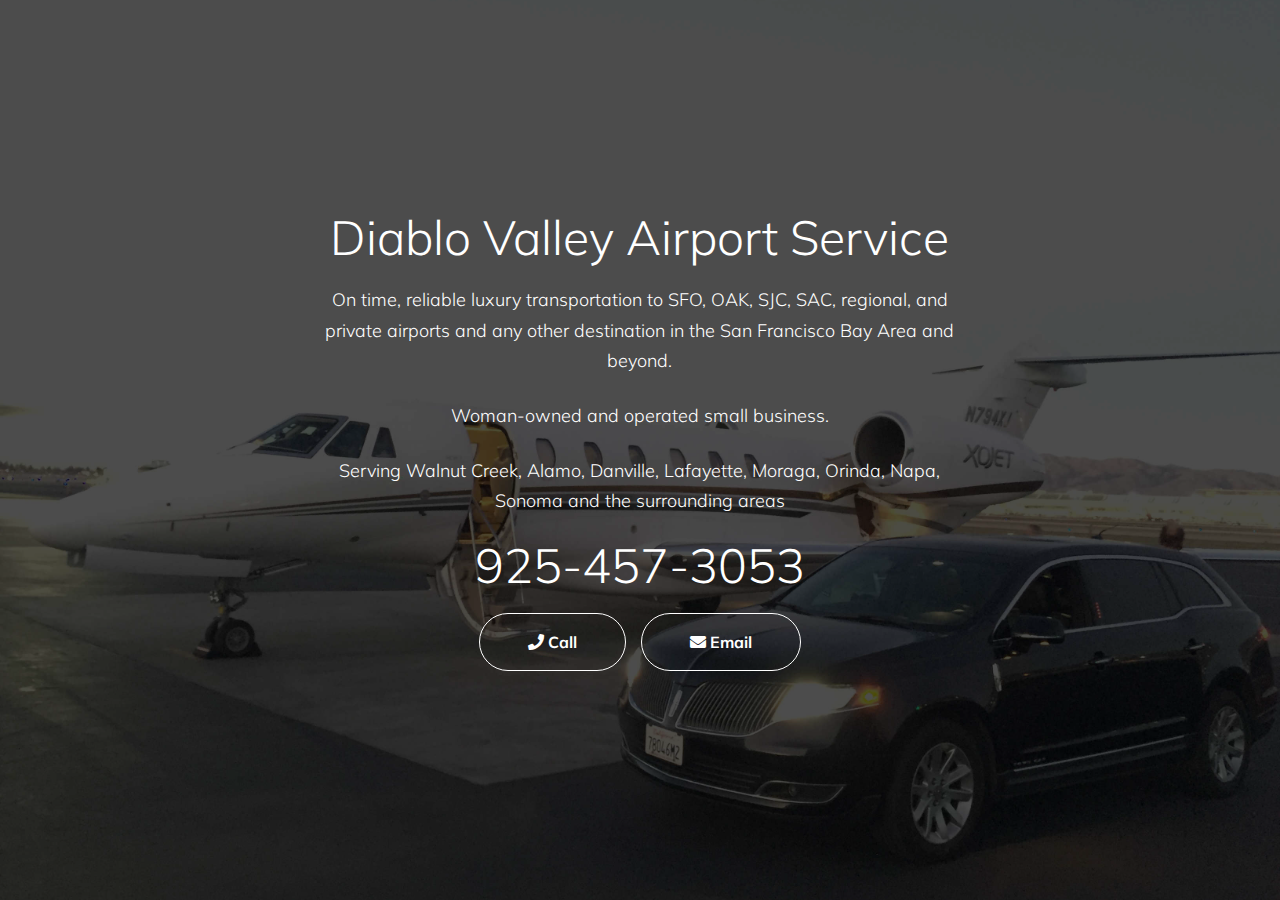
<file: index.html>
<!doctype html>
<html lang="en">

  <head>
    <title>Diablo Valley Airport Service</title>
    <meta charset="utf-8">
    <meta name="viewport" content="width=device-width, initial-scale=1, shrink-to-fit=no">

    <link href="https://fonts.googleapis.com/css?family=Muli:400,700" rel="stylesheet">

    <link rel="stylesheet" href="fonts/icomoon/style.css">

    <link rel="stylesheet" href="css/all.css">
    <link rel="stylesheet" href="css/bootstrap.min.css">
    <link rel="stylesheet" href="css/bootstrap-datepicker.css">
    <link rel="stylesheet" href="css/jquery.fancybox.min.css">
    <link rel="stylesheet" href="css/owl.carousel.min.css">
    <link rel="stylesheet" href="css/owl.theme.default.min.css">
    <link rel="stylesheet" href="fonts/flaticon/font/flaticon.css">
    <link rel="stylesheet" href="css/aos.css">

    <!-- MAIN CSS -->
    <link rel="stylesheet" href="css/style.css">

  </head>

  <body data-spy="scroll" data-target=".site-navbar-target" data-offset="300">

    <div class="ftco-blocks-cover-1">
      <div class="site-section-cover overlay" style="background-image: url('images/hero_1.jpg')">
        <div class="container">
          <div class="row align-items-center justify-content-center">
            <div class="col-md-7 text-center">
              <h1 class="mb-4 text-white">Diablo Valley Airport Service</h1>
              <p class="mb-4">On time, reliable luxury transportation to SFO, OAK, SJC, SAC, regional, and private airports and any other destination in the San Francisco Bay Area and beyond.</p>
              <p class="mb-4">Woman-owned and operated small business.</p>
              <p class="mb-4">Serving Walnut Creek, Alamo, Danville, Lafayette, Moraga, Orinda, Napa, Sonoma and the surrounding areas</p>
              <h1 class="mb-4 text-white">925-457-3053</h1>
              <p><a href="tel:+19254573053" class="btn btn-primary btn-outline-white py-3 px-5" style="margin-right: 10px;"><i class="fa fa-phone"></i> Call</a> <a href="mailto:info@dvairportservice.com" class="btn btn-primary btn-outline-white py-3 px-5"><i class="fa fa-envelope"></i> Email</a></p>
	      <!--<p><a href="quote.html" class="btn btn-primary btn-outline-white py-3 px-5" style="margin-right: 10px;"><i class="fa fa-car"></i> Request Quote</a></p>-->
            </div>
          </div>
        </div>
      </div>
    </div>

  </body>

</html>
</file>
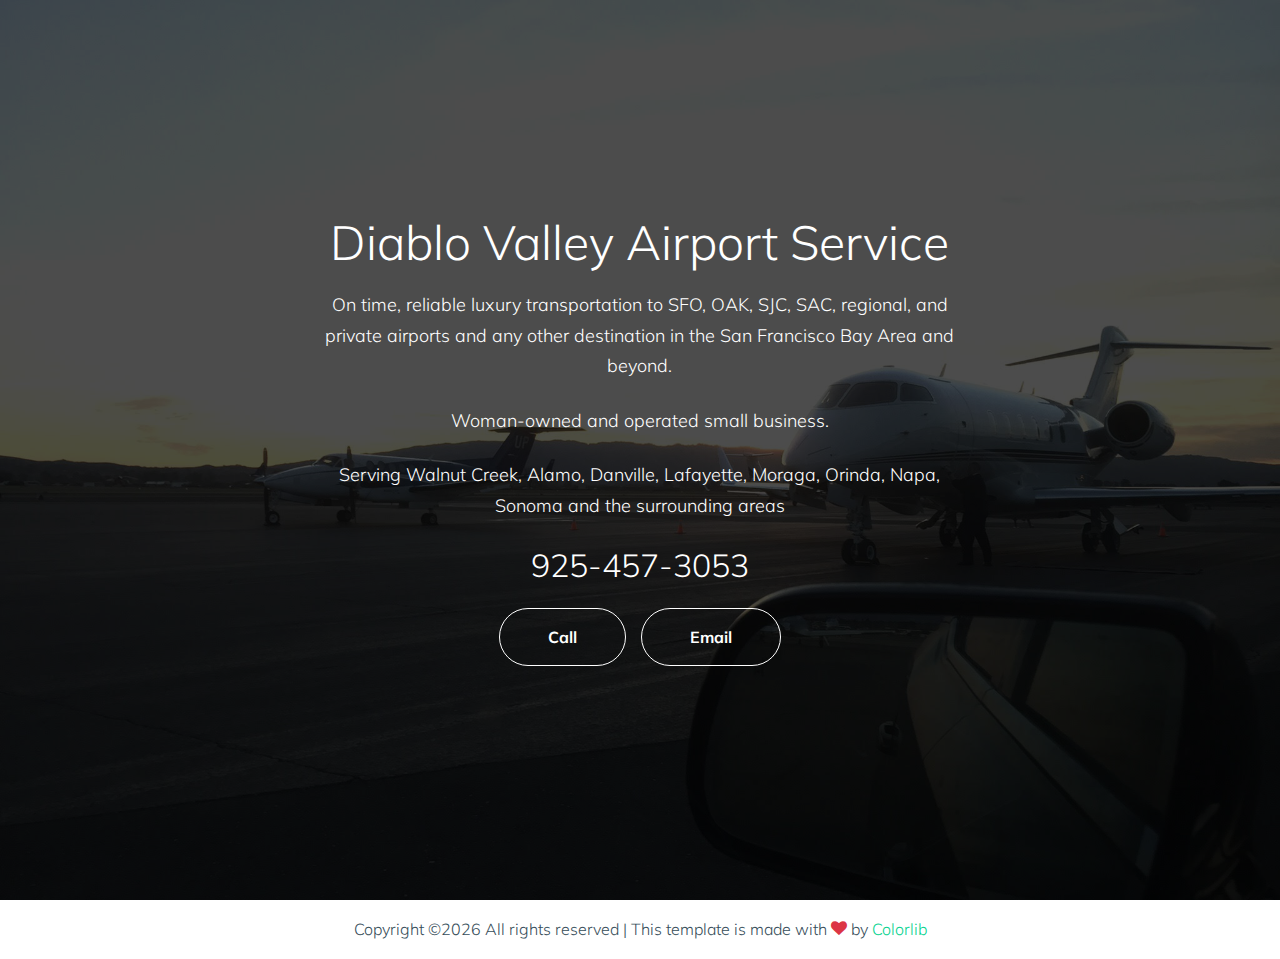
<file: mighty/index.html>
<!doctype html>
<html lang="en">

  <head>
    <title>Diablo Valley Airport Service</title>
    <meta charset="utf-8">
    <meta name="viewport" content="width=device-width, initial-scale=1, shrink-to-fit=no">

    <link href="https://fonts.googleapis.com/css?family=Muli:400,700" rel="stylesheet">

    <link rel="stylesheet" href="fonts/icomoon/style.css">

    <link rel="stylesheet" href="css/bootstrap.min.css">
    <link rel="stylesheet" href="css/bootstrap-datepicker.css">
    <link rel="stylesheet" href="css/jquery.fancybox.min.css">
    <link rel="stylesheet" href="css/owl.carousel.min.css">
    <link rel="stylesheet" href="css/owl.theme.default.min.css">
    <link rel="stylesheet" href="fonts/flaticon/font/flaticon.css">
    <link rel="stylesheet" href="css/aos.css">

    <!-- MAIN CSS -->
    <link rel="stylesheet" href="css/style.css">

  </head>

  <body data-spy="scroll" data-target=".site-navbar-target" data-offset="300">

    
    <div class="site-wrap" id="home-section">

      <div class="site-mobile-menu site-navbar-target">
        <div class="site-mobile-menu-header">
          <div class="site-mobile-menu-close mt-3">
            <span class="icon-close2 js-menu-toggle"></span>
          </div>
        </div>
        <div class="site-mobile-menu-body"></div>
      </div>



    <div class="ftco-blocks-cover-1">
      <div class="site-section-cover overlay" style="background-image: url('images/hero_1.jpg')">
        <div class="container">
          <div class="row align-items-center justify-content-center">
            <div class="col-md-7 text-center">
              <h1 class="mb-4 text-white">Diablo Valley Airport Service</h1>
              <p class="mb-4">On time, reliable luxury transportation to SFO, OAK, SJC, SAC, regional, and private airports and any other destination in the San Francisco Bay Area and beyond.</p>
              <p class="mb-4">Woman-owned and operated small business.</p>
              <p class="mb-4">Serving Walnut Creek, Alamo, Danville, Lafayette, Moraga, Orinda, Napa, Sonoma and the surrounding areas</p>
              <h2 class="mb-4 text-white">925-457-3053</h2>
              <p><a href="tel:+19254573053" class="btn btn-primary btn-outline-white py-3 px-5" style="margin-right: 10px;">Call</a> <a href="mailto:info@dvairportservice.com" class="btn btn-primary btn-outline-white py-3 px-5">Email</a></p>
            </div>
          </div>
        </div>
      </div>
    </div>


        <div class="row pt-2 mt-2 text-center">
          <div class="col-md-12">
            <div>
              <p>
            <!-- Link back to Colorlib can't be removed. Template is licensed under CC BY 3.0. -->
            Copyright &copy;<script>document.write(new Date().getFullYear());</script> All rights reserved | This template is made with <i class="icon-heart text-danger" aria-hidden="true"></i> by <a href="https://colorlib.com" target="_blank" >Colorlib</a>
            <!-- Link back to Colorlib can't be removed. Template is licensed under CC BY 3.0. -->
            </p>
            </div>
          </div>

        </div>
      </div>
    </footer>

    </div>

    <script src="js/jquery-3.3.1.min.js"></script>
    <script src="js/jquery-migrate-3.0.0.js"></script>
    <script src="js/popper.min.js"></script>
    <script src="js/bootstrap.min.js"></script>
    <script src="js/owl.carousel.min.js"></script>
    <script src="js/jquery.sticky.js"></script>
    <script src="js/jquery.waypoints.min.js"></script>
    <script src="js/jquery.animateNumber.min.js"></script>
    <script src="js/jquery.fancybox.min.js"></script>
    <script src="js/jquery.stellar.min.js"></script>
    <script src="js/jquery.easing.1.3.js"></script>
    <script src="js/bootstrap-datepicker.min.js"></script>
    <script src="js/isotope.pkgd.min.js"></script>
    <script src="js/aos.js"></script>

    <script src="js/main.js"></script>

  </body>

</html>
</file>
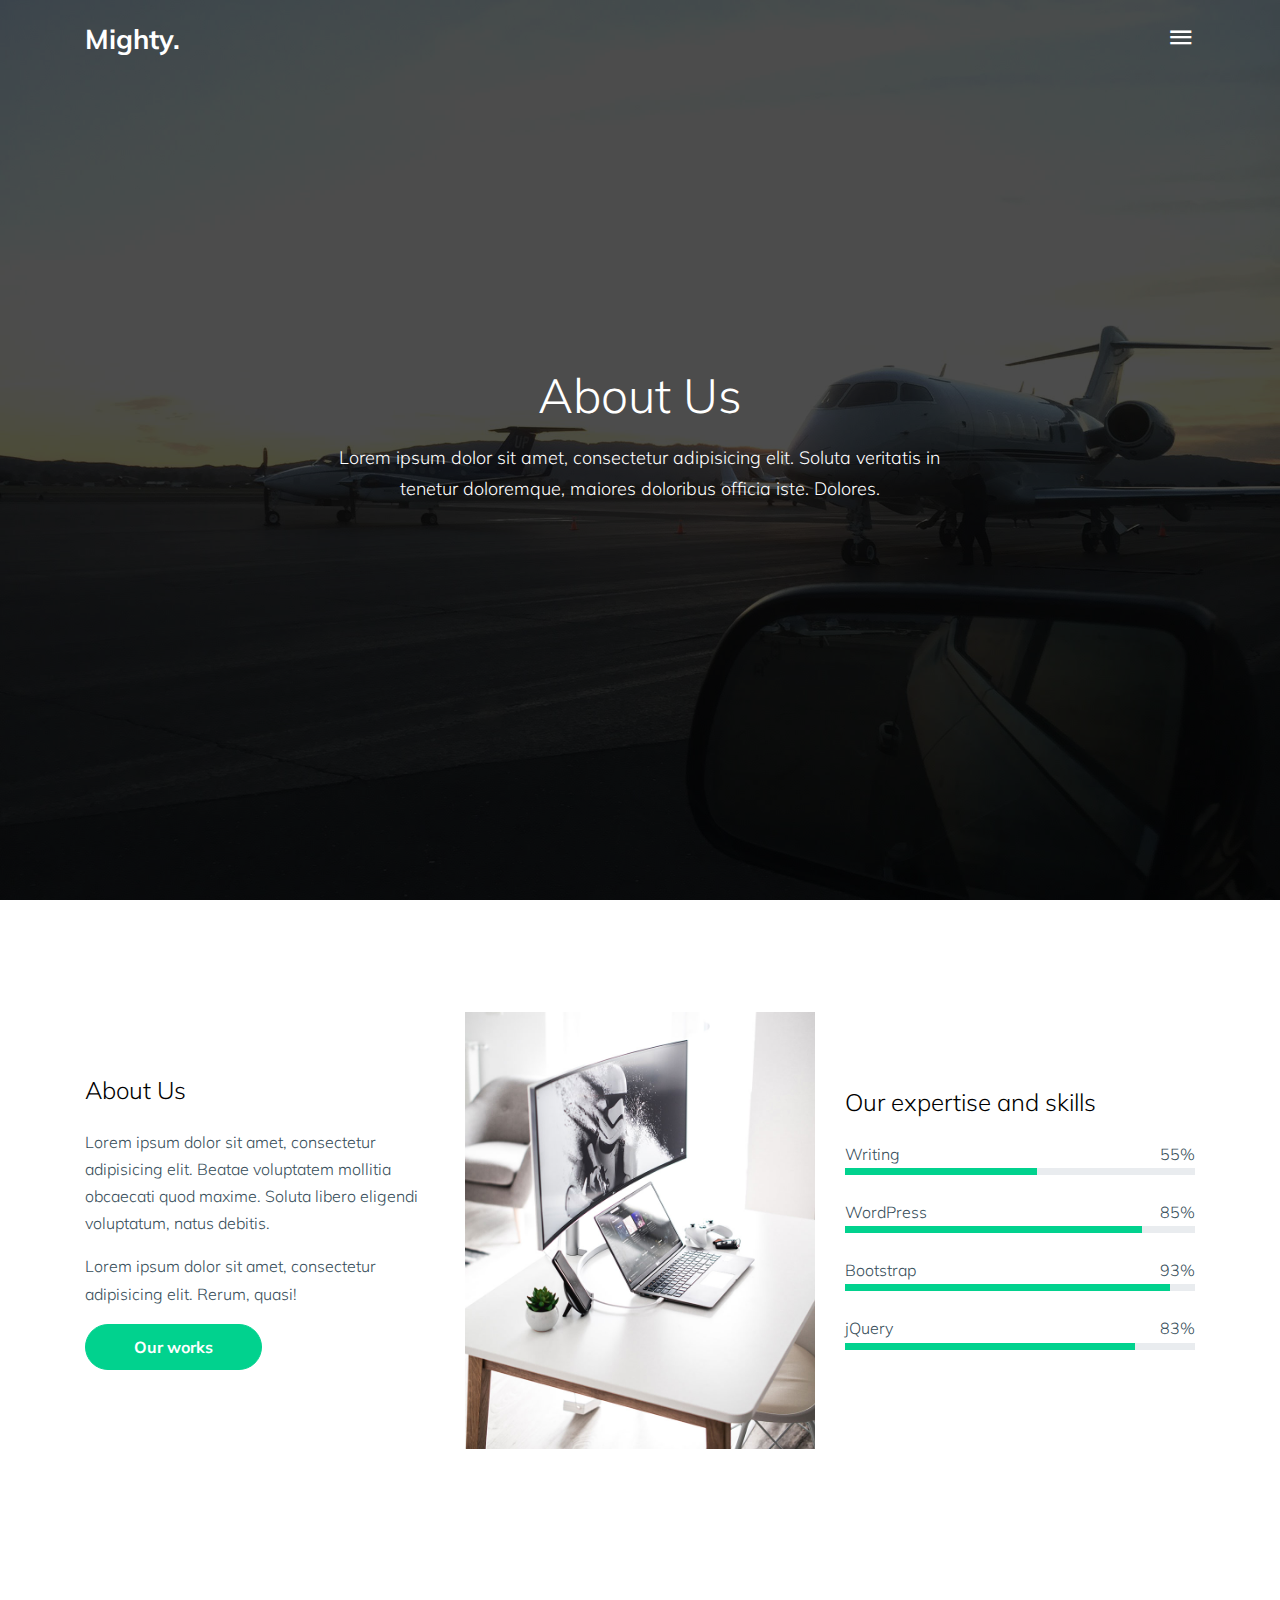
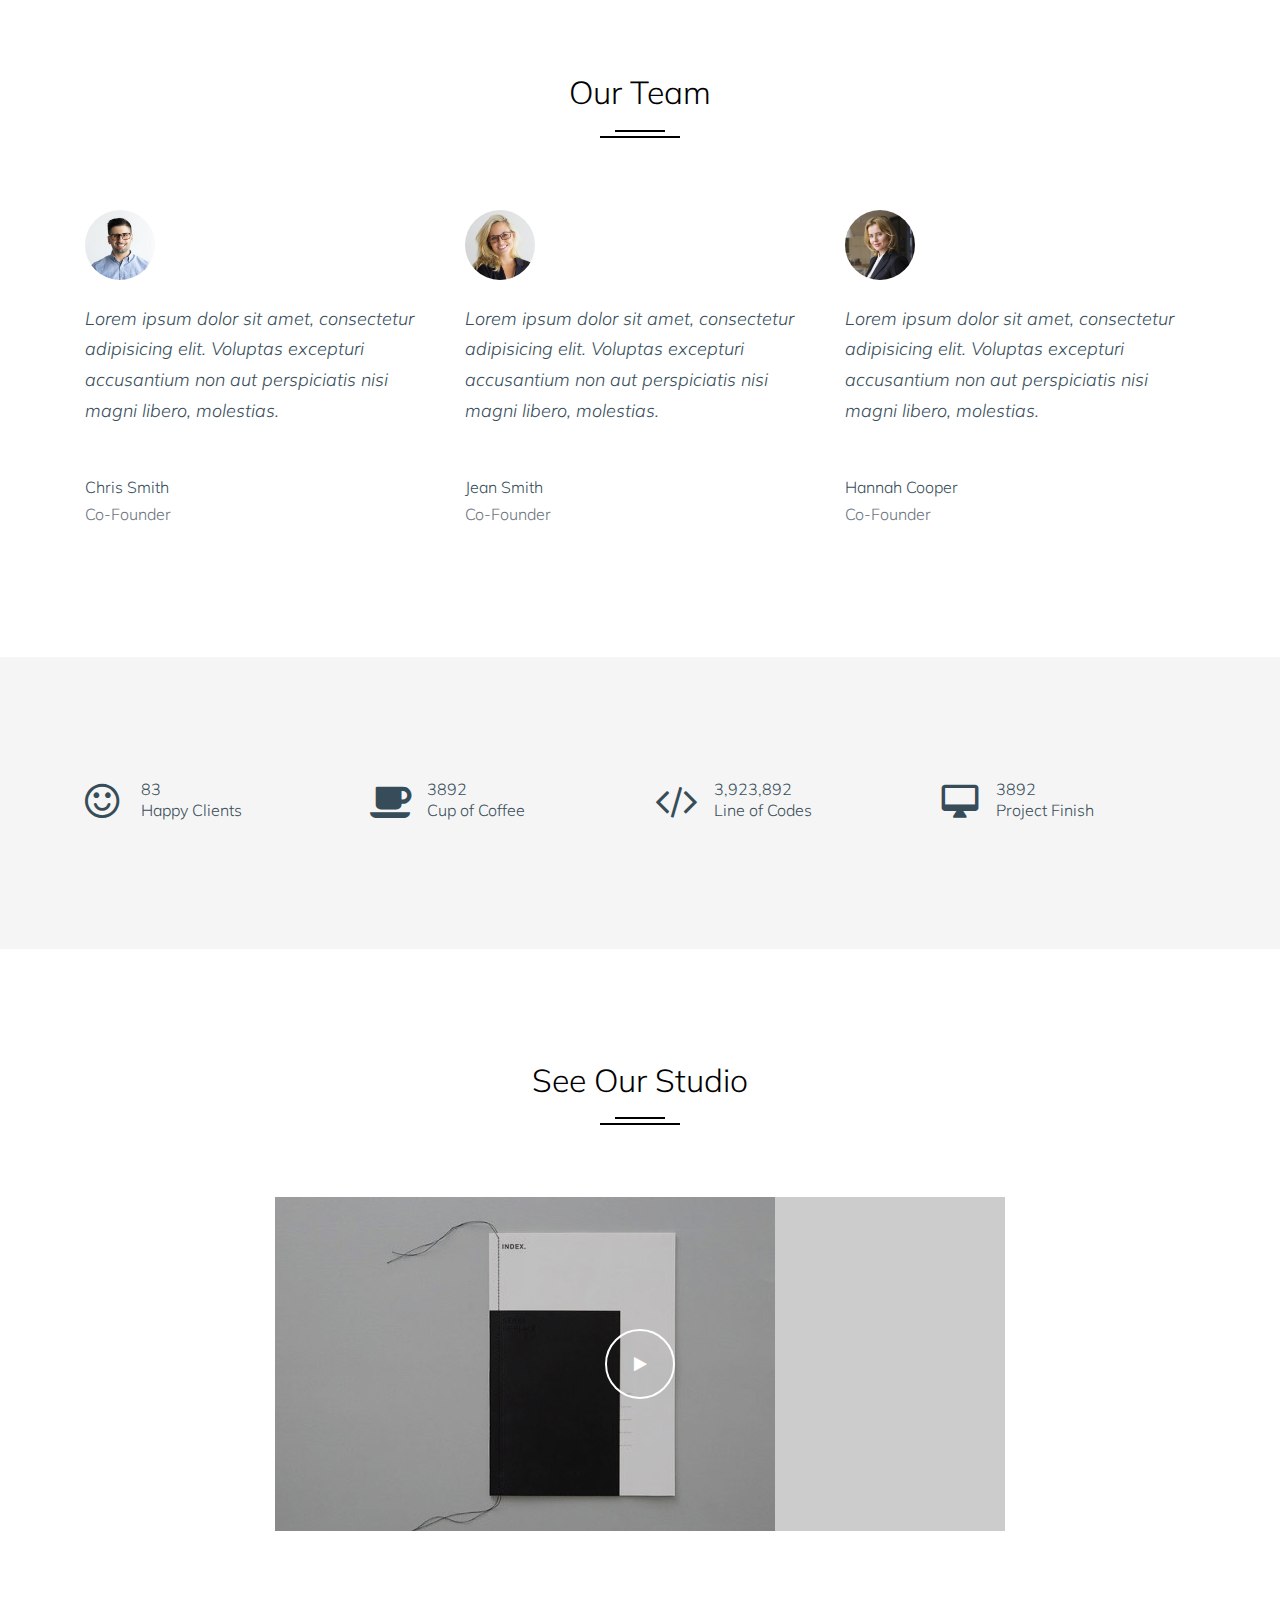
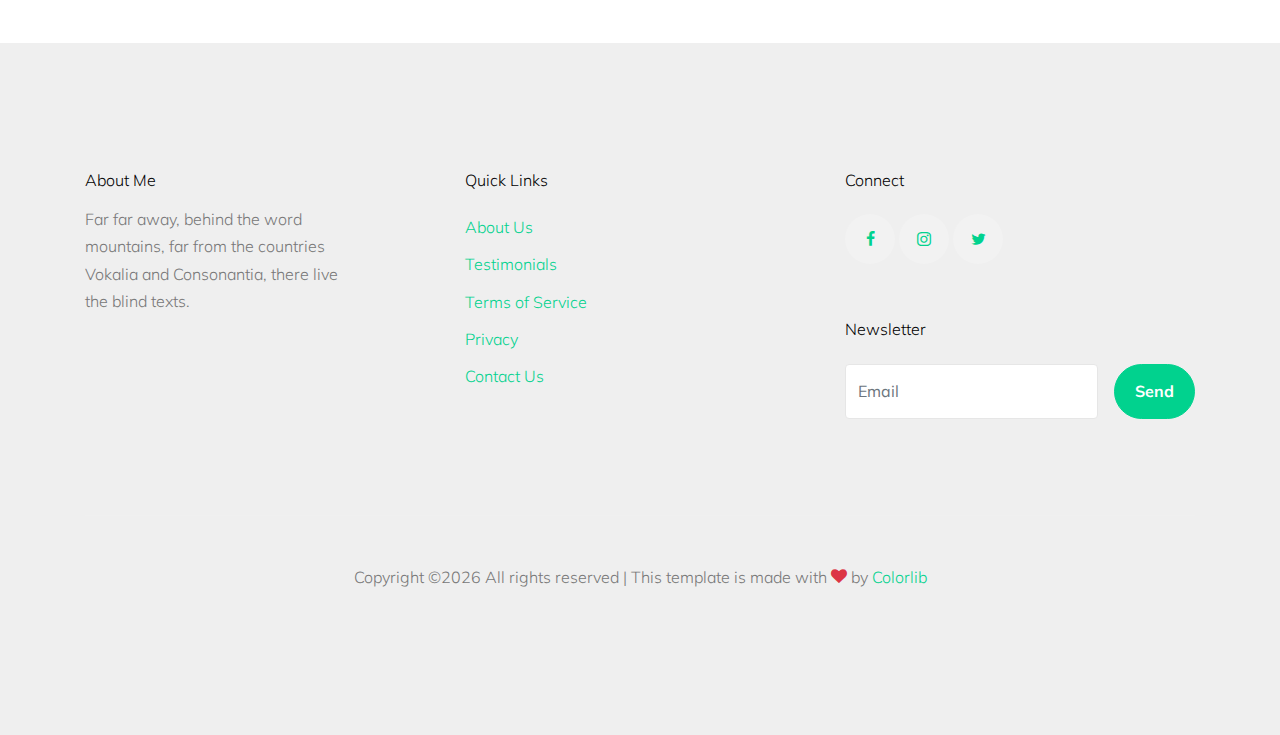
<file: mighty/about.html>
<!doctype html>
<html lang="en">

  <head>
    <title>Mighty &mdash; Website Template by Colorlib</title>
    <meta charset="utf-8">
    <meta name="viewport" content="width=device-width, initial-scale=1, shrink-to-fit=no">

    <link href="https://fonts.googleapis.com/css?family=Muli:400,700" rel="stylesheet">

    <link rel="stylesheet" href="fonts/icomoon/style.css">

    <link rel="stylesheet" href="css/bootstrap.min.css">
    <link rel="stylesheet" href="css/bootstrap-datepicker.css">
    <link rel="stylesheet" href="css/jquery.fancybox.min.css">
    <link rel="stylesheet" href="css/owl.carousel.min.css">
    <link rel="stylesheet" href="css/owl.theme.default.min.css">
    <link rel="stylesheet" href="fonts/flaticon/font/flaticon.css">
    <link rel="stylesheet" href="css/aos.css">

    <!-- MAIN CSS -->
    <link rel="stylesheet" href="css/style.css">

  </head>

  <body data-spy="scroll" data-target=".site-navbar-target" data-offset="300">

    
    <div class="site-wrap" id="home-section">

      <div class="site-mobile-menu site-navbar-target">
        <div class="site-mobile-menu-header">
          <div class="site-mobile-menu-close mt-3">
            <span class="icon-close2 js-menu-toggle"></span>
          </div>
        </div>
        <div class="site-mobile-menu-body"></div>
      </div>



      <header class="site-navbar site-navbar-target" role="banner">

        <div class="container">
          <div class="row align-items-center position-relative">

            <div class="col-3 ">
              <div class="site-logo">
                <a href="index.html" class="font-weight-bold">Mighty.</a>
              </div>
            </div>

            <div class="col-9  text-right">
              

              <span class="d-inline-block d-lg-block"><a href="#" class="text-white site-menu-toggle js-menu-toggle py-5 text-white"><span class="icon-menu h3 text-white"></span></a></span>

              

              <nav class="site-navigation text-right ml-auto d-none d-lg-none" role="navigation">
                <ul class="site-menu main-menu js-clone-nav ml-auto ">
                  <li><a href="index.html" class="nav-link">Home</a></li>
                  <li class="active"><a href="about.html" class="nav-link">About</a></li>
                  <li><a href="work.html" class="nav-link">Work</a></li>
                  <li><a href="journal.html" class="nav-link">Journal</a></li>
                  <li><a href="contact.html" class="nav-link">Contact</a></li>
                </ul>
              </nav>
            </div>

            
          </div>
        </div>

      </header>

    <div class="ftco-blocks-cover-1">
      <div class="site-section-cover overlay" style="background-image: url('images/hero_1.jpg')">
        <div class="container">
          <div class="row align-items-center justify-content-center">
            <div class="col-md-7 text-center">
              <h1 class="mb-4 text-white">About Us</h1>
              <p class="mb-4">Lorem ipsum dolor sit amet, consectetur adipisicing elit. Soluta veritatis in tenetur doloremque, maiores doloribus officia iste. Dolores.</p>
            </div>
          </div>
        </div>
      </div>
    </div>




    <div class="site-section">
      <div class="container">
        <div class="row align-items-center">
          <div class="col-md-4">
            <h2 class="h4 mb-4">About Us</h2>
            <p>Lorem ipsum dolor sit amet, consectetur adipisicing elit. Beatae voluptatem mollitia obcaecati quod maxime. Soluta libero eligendi voluptatum, natus debitis.</p>
            <p>Lorem ipsum dolor sit amet, consectetur adipisicing elit. Rerum, quasi!</p>
            <p><a href="#" class="btn btn-primary text-white px-5">Our works</a></p>
          </div>
          <div class="col-md-4">
            <img src="images/about_1.jpg" alt="Image" class="img-fluid">
          </div>
          <div class="col-md-4">
            
            <h2 class="h4 mb-4">Our expertise and skills</h2>

            <div class="progress-wrap mb-4">
              <div class="d-flex">
                <span>Writing</span>
                <span class="ml-auto">55%</span>
              </div>
              <div class="progress rounded-0" style="height: 7px;">
                <div class="progress-bar" role="progressbar" style="width: 55%;" aria-valuenow="55" aria-valuemin="0" aria-valuemax="100"></div>
              </div>
            </div>

            <div class="progress-wrap mb-4">
              <div class="d-flex">
                <span>WordPress</span>
                <span class="ml-auto">85%</span>
              </div>
              <div class="progress rounded-0" style="height: 7px;">
                <div class="progress-bar" role="progressbar" style="width: 85%;" aria-valuenow="85" aria-valuemin="0" aria-valuemax="100"></div>
              </div>
            </div>

            <div class="progress-wrap mb-4">
              <div class="d-flex">
                <span>Bootstrap</span>
                <span class="ml-auto">93%</span>
              </div>
              <div class="progress rounded-0" style="height: 7px;">
                <div class="progress-bar" role="progressbar" style="width: 93%;" aria-valuenow="93" aria-valuemin="0" aria-valuemax="100"></div>
              </div>
            </div>

            <div class="progress-wrap mb-4">
              <div class="d-flex">
                <span>jQuery</span>
                <span class="ml-auto">83%</span>
              </div>
              <div class="progress rounded-0" style="height: 7px;">
                <div class="progress-bar" role="progressbar" style="width: 83%;" aria-valuenow="83" aria-valuemin="0" aria-valuemax="100"></div>
              </div>
            </div>


          </div>
        </div>
      </div>
    </div>

    <div class="site-section">
      <div class="container">

        <div class="row mb-5">
          <div class="col-md-7 mx-auto text-center">
            <h2 class="heading-29190">Our Team</h2>
          </div>
        </div>

        <div class="row">
          <div class="col-lg-4 col-md-6">
            
            <div>
              <div class="person-pic-39219 mb-4">
                <img src="images/person_1.jpg" alt="Image" class="img-fluid">
              </div>  
              
              <blockquote class="quote_39823 mb-5">
                <p>Lorem ipsum dolor sit amet, consectetur adipisicing elit. Voluptas excepturi accusantium non aut perspiciatis nisi magni libero, molestias.</p>
              </blockquote>
              <p class="mb-0">Chris Smith</p>
              <p class="text-muted">Co-Founder</p>
            </div>
          </div>
          <div class="col-lg-4 col-md-6">
            
            
            <div>
              <div class="person-pic-39219 mb-4">
                <img src="images/person_2.jpg" alt="Image" class="img-fluid">
              </div>  
              <blockquote class="quote_39823 mb-5">
                <p>Lorem ipsum dolor sit amet, consectetur adipisicing elit. Voluptas excepturi accusantium non aut perspiciatis nisi magni libero, molestias.</p>
              </blockquote>
              <p class="mb-0">Jean Smith</p>
              <p class="text-muted">Co-Founder</p>
            </div>

          </div>
          <div class="col-lg-4 col-md-6">
            
            <div>
              <div class="person-pic-39219 mb-4">
                <img src="images/person_3.jpg" alt="Image" class="img-fluid">
              </div>  
              <blockquote class="quote_39823 mb-5">
                <p>Lorem ipsum dolor sit amet, consectetur adipisicing elit. Voluptas excepturi accusantium non aut perspiciatis nisi magni libero, molestias.</p>
              </blockquote>
              <p class="mb-0">Hannah Cooper</p>
              <p class="text-muted">Co-Founder</p>
            </div>
          </div>
        </div>
      </div>
    </div>

    <div class="site-section bg-light">
      <div class="container">
        <div class="row">
          <div class="col-md-6 col-lg-3 mb-4 mb-lg-0">
            <div class="fact-39281 d-flex align-items-center">
              <div class="wrap-icon mr-3">
                <span class="icon-smile-o"></span>
              </div>
              <div class="text">
                <span class="d-block">83</span>
                <span>Happy Clients</span>
              </div>
            </div>
          </div>
          <div class="col-md-6 col-lg-3 mb-4 mb-lg-0">
            <div class="fact-39281 d-flex align-items-center">
              <div class="wrap-icon mr-3">
                <span class="icon-coffee"></span>
              </div>
              <div class="text">
                <span class="d-block">3892</span>
                <span>Cup of Coffee</span>
              </div>
            </div>
          </div>
          <div class="col-md-6 col-lg-3 mb-4 mb-lg-0">
            <div class="fact-39281 d-flex align-items-center">
              <div class="wrap-icon mr-3">
                <span class="icon-code"></span>
              </div>
              <div class="text">
                <span class="d-block">3,923,892</span>
                <span>Line of Codes</span>
              </div>
            </div>
          </div>
          <div class="col-md-6 col-lg-3 mb-4 mb-lg-0">
            <div class="fact-39281 d-flex align-items-center">
              <div class="wrap-icon mr-3">
                <span class="icon-desktop_mac"></span>
              </div>
              <div class="text">
                <span class="d-block">3892</span>
                <span>Project Finish</span>
              </div>
            </div>
          </div>
        </div>
      </div>
    </div>

    <div class="site-section">
      <div class="container">
        <div class="row mb-5">
          <div class="col-md-7 mx-auto text-center">
            <h2 class="heading-29190">See Our Studio</h2>
          </div>
        </div>
        <div class="row justify-content-center">
          <div class="col-md-8">

            <a href="https://vimeo.com/191947042" data-fancybox  class="btn-video_38929">
              <span><span class="icon-play"></span></span>
              <img src="images/img_1.jpg" alt="Image" class="img-fluid">
            </a>
          </div>
        </div>
      </div>
    </div>

    

    <footer class="site-footer">
      <div class="container">
        <div class="row">
          <div class="col-lg-3">
            <h2 class="footer-heading mb-3">About Me</h2>
                <p>Far far away, behind the word mountains, far from the countries Vokalia and Consonantia, there live the blind texts. </p>
          </div>
          <div class="col-lg-8 ml-auto">
            <div class="row">
              <div class="col-lg-6 ml-auto">
                <h2 class="footer-heading mb-4">Quick Links</h2>
                <ul class="list-unstyled">
                  <li><a href="#">About Us</a></li>
                  <li><a href="#">Testimonials</a></li>
                  <li><a href="#">Terms of Service</a></li>
                  <li><a href="#">Privacy</a></li>
                  <li><a href="#">Contact Us</a></li>
                </ul>
              </div>
              <div class="col-lg-6">
                <h2 class="footer-heading mb-4">Connect</h2>
                <div class="social_29128 white mb-5">
                  <a href="#"><span class="icon-facebook"></span></a>  
                  <a href="#"><span class="icon-instagram"></span></a>  
                  <a href="#"><span class="icon-twitter"></span></a>  
                 </div>
                <h2 class="footer-heading mb-4">Newsletter</h2>
                <form action="#" class="d-flex" class="subscribe">
                  <input type="text" class="form-control mr-3" placeholder="Email">
                  <input type="submit" value="Send" class="btn btn-primary">
                </form>
              </div>
              
            </div>
          </div>
        </div>
        <div class="row pt-5 mt-5 text-center">
          <div class="col-md-12">
            <div class="border-top pt-5">
              <p>
            <!-- Link back to Colorlib can't be removed. Template is licensed under CC BY 3.0. -->
            Copyright &copy;<script>document.write(new Date().getFullYear());</script> All rights reserved | This template is made with <i class="icon-heart text-danger" aria-hidden="true"></i> by <a href="https://colorlib.com" target="_blank" >Colorlib</a>
            <!-- Link back to Colorlib can't be removed. Template is licensed under CC BY 3.0. -->
            </p>
            </div>
          </div>

        </div>
      </div>
    </footer>

    </div>

    <script src="js/jquery-3.3.1.min.js"></script>
    <script src="js/jquery-migrate-3.0.0.js"></script>
    <script src="js/popper.min.js"></script>
    <script src="js/bootstrap.min.js"></script>
    <script src="js/owl.carousel.min.js"></script>
    <script src="js/jquery.sticky.js"></script>
    <script src="js/jquery.waypoints.min.js"></script>
    <script src="js/jquery.animateNumber.min.js"></script>
    <script src="js/jquery.fancybox.min.js"></script>
    <script src="js/jquery.stellar.min.js"></script>
    <script src="js/jquery.easing.1.3.js"></script>
    <script src="js/bootstrap-datepicker.min.js"></script>
    <script src="js/isotope.pkgd.min.js"></script>
    <script src="js/aos.js"></script>

    <script src="js/main.js"></script>

  </body>

</html>
</file>
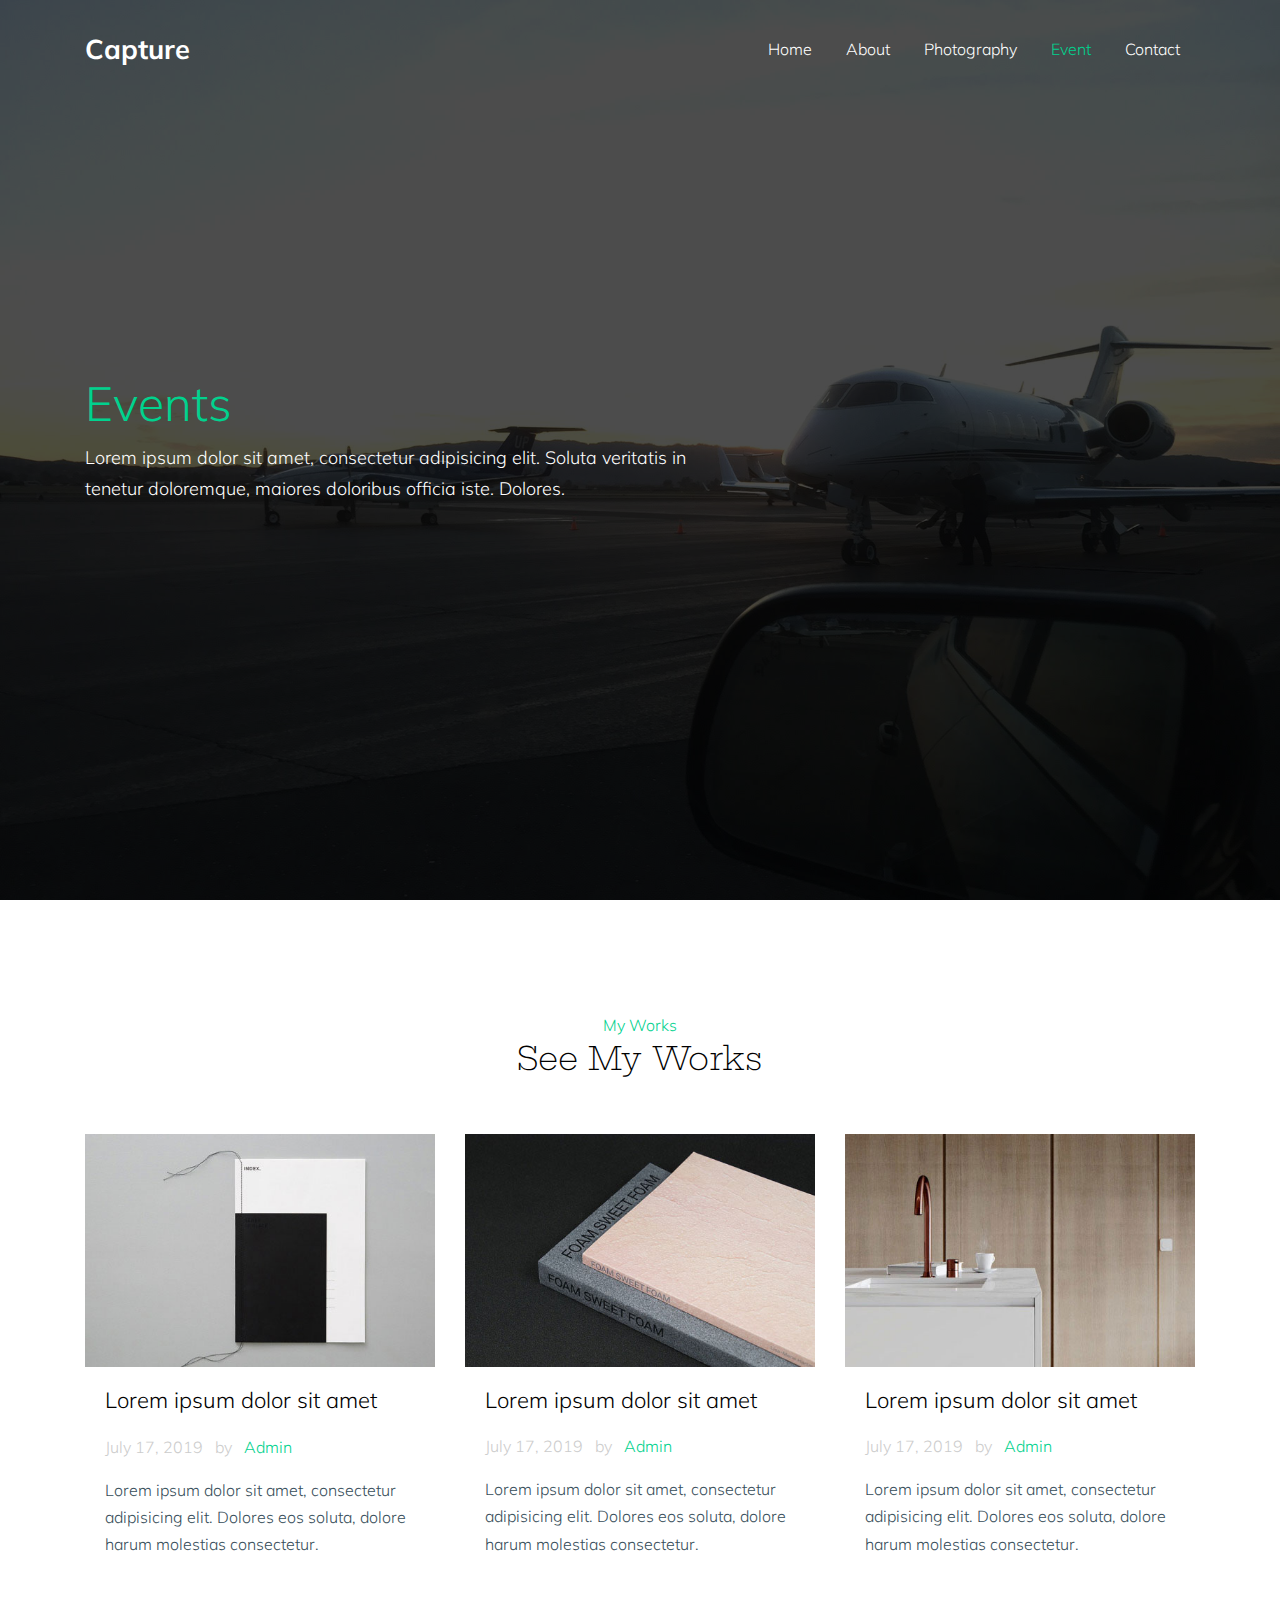
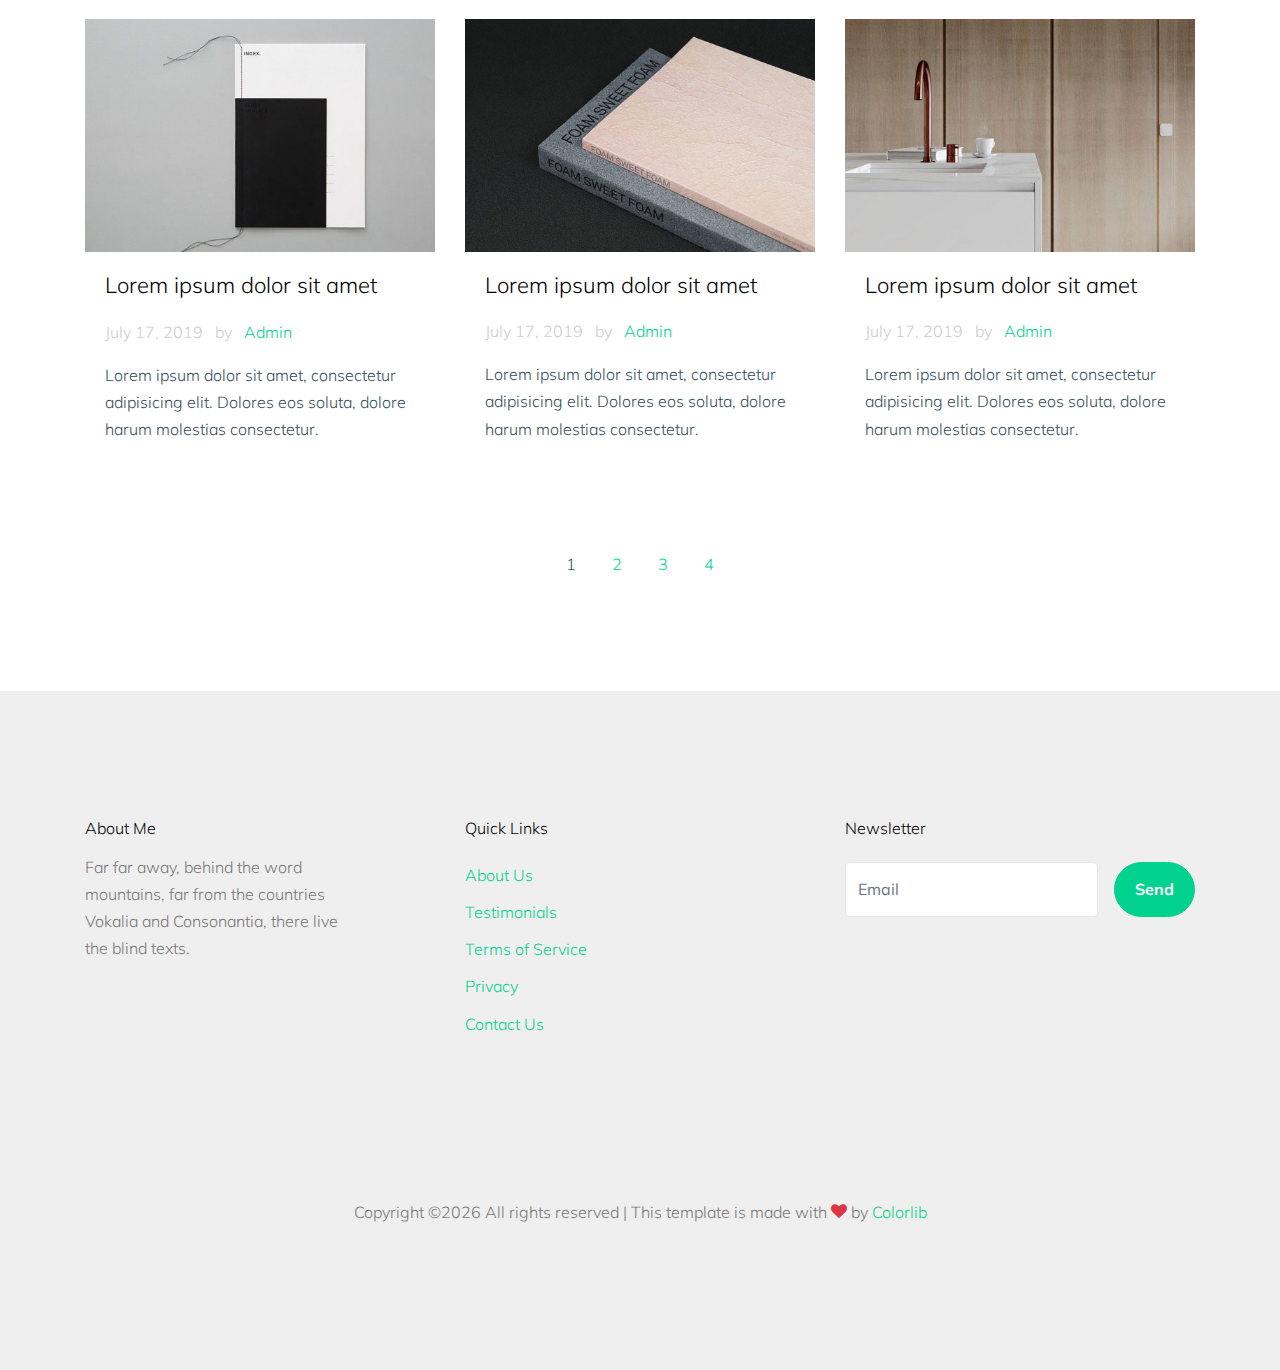
<file: mighty/blog.html>
<!doctype html>
<html lang="en">

  <head>
    <title>Capture &mdash; Website Template by Colorlib</title>
    <meta charset="utf-8">
    <meta name="viewport" content="width=device-width, initial-scale=1, shrink-to-fit=no">

    <link href="https://fonts.googleapis.com/css?family=Muli:400,700|Hepta+Slab:400,700&display=swap" rel="stylesheet">

    <link rel="stylesheet" href="fonts/icomoon/style.css">

    <link rel="stylesheet" href="css/bootstrap.min.css">
    <link rel="stylesheet" href="css/bootstrap-datepicker.css">
    <link rel="stylesheet" href="css/jquery.fancybox.min.css">
    <link rel="stylesheet" href="css/owl.carousel.min.css">
    <link rel="stylesheet" href="css/owl.theme.default.min.css">
    <link rel="stylesheet" href="fonts/flaticon/font/flaticon.css">
    <link rel="stylesheet" href="css/aos.css">

    <!-- MAIN CSS -->
    <link rel="stylesheet" href="css/style.css">

  </head>

  <body data-spy="scroll" data-target=".site-navbar-target" data-offset="300">

    
    <div class="site-wrap" id="home-section">

      <div class="site-mobile-menu site-navbar-target">
        <div class="site-mobile-menu-header">
          <div class="site-mobile-menu-close mt-3">
            <span class="icon-close2 js-menu-toggle"></span>
          </div>
        </div>
        <div class="site-mobile-menu-body"></div>
      </div>



      <header class="site-navbar site-navbar-target" role="banner">

        <div class="container">
          <div class="row align-items-center position-relative">

            <div class="col-3 ">
              <div class="site-logo">
                <a href="index.html" class="font-weight-bold">Capture</a>
              </div>
            </div>

            <div class="col-9  text-right">
              

              <span class="d-inline-block d-lg-none"><a href="#" class="text-white site-menu-toggle js-menu-toggle py-5 text-white"><span class="icon-menu h3 text-white"></span></a></span>

              

              <nav class="site-navigation text-right ml-auto d-none d-lg-block" role="navigation">
                <ul class="site-menu main-menu js-clone-nav ml-auto ">
                  <li><a href="index.html" class="nav-link">Home</a></li>
                  <li><a href="about.html" class="nav-link">About</a></li>
                  <li><a href="photography.html" class="nav-link">Photography</a></li>
                  <li class="active"><a href="blog.html" class="nav-link">Event</a></li>
                  <li><a href="contact.html" class="nav-link">Contact</a></li>
                </ul>
              </nav>
            </div>

            
          </div>
        </div>

      </header>

    <div class="ftco-blocks-cover-1">
      <div class="site-section-cover overlay" style="background-image: url('images/hero_1.jpg')">
        <div class="container">
          <div class="row align-items-center">
            <div class="col-md-7">
              <h1 class="mb-3 text-primary">Events</h1>
              <p>Lorem ipsum dolor sit amet, consectetur adipisicing elit. Soluta veritatis in tenetur doloremque, maiores doloribus officia iste. Dolores.</p>
            </div>
          </div>
        </div>
      </div>
    </div>


  
    

   <div class="site-section">
      <div class="container">

        <div class="row mb-5 ">
          <div class="col-md-7 text-center mx-auto">
            <span class="subtitle-39293">My Works</span>
            <h2 class="serif">See My Works</h2>
          </div>
        </div>
       
        <div class="row">
          <div class="col-lg-4 col-md-6 mb-4">
            <div class="post-entry-1 h-100">
              <a href="single.html">
                <img src="images/img_1.jpg" alt="Image"
                 class="img-fluid">
              </a>
              <div class="post-entry-1-contents">
                
                <h2><a href="single.html">Lorem ipsum dolor sit amet</a></h2>
                <span class="meta d-inline-block mb-3">July 17, 2019 <span class="mx-2">by</span> <a href="#">Admin</a></span>
                <p>Lorem ipsum dolor sit amet, consectetur adipisicing elit. Dolores eos soluta, dolore harum molestias consectetur.</p>
              </div>
            </div>
          </div>
          <div class="col-lg-4 col-md-6 mb-4">
            <div class="post-entry-1 h-100">
              <a href="single.html">
                <img src="images/img_2.jpg" alt="Image"
                 class="img-fluid">
              </a>
              <div class="post-entry-1-contents">
                
                <h2><a href="single.html">Lorem ipsum dolor sit amet</a></h2>
                <span class="meta d-inline-block mb-3">July 17, 2019 <span class="mx-2">by</span> <a href="#">Admin</a></span>
                <p>Lorem ipsum dolor sit amet, consectetur adipisicing elit. Dolores eos soluta, dolore harum molestias consectetur.</p>
              </div>
            </div>
          </div>

          <div class="col-lg-4 col-md-6 mb-4">
            <div class="post-entry-1 h-100">
              <a href="single.html">
                <img src="images/img_3.jpg" alt="Image"
                 class="img-fluid">
              </a>
              <div class="post-entry-1-contents">
                
                <h2><a href="single.html">Lorem ipsum dolor sit amet</a></h2>
                <span class="meta d-inline-block mb-3">July 17, 2019 <span class="mx-2">by</span> <a href="#">Admin</a></span>
                <p>Lorem ipsum dolor sit amet, consectetur adipisicing elit. Dolores eos soluta, dolore harum molestias consectetur.</p>
              </div>
            </div>
          </div>

          <div class="col-lg-4 col-md-6 mb-4">
            <div class="post-entry-1 h-100">
              <a href="single.html">
                <img src="images/img_1.jpg" alt="Image"
                 class="img-fluid">
              </a>
              <div class="post-entry-1-contents">
                
                <h2><a href="single.html">Lorem ipsum dolor sit amet</a></h2>
                <span class="meta d-inline-block mb-3">July 17, 2019 <span class="mx-2">by</span> <a href="#">Admin</a></span>
                <p>Lorem ipsum dolor sit amet, consectetur adipisicing elit. Dolores eos soluta, dolore harum molestias consectetur.</p>
              </div>
            </div>
          </div>
          <div class="col-lg-4 col-md-6 mb-4">
            <div class="post-entry-1 h-100">
              <a href="single.html">
                <img src="images/img_2.jpg" alt="Image"
                 class="img-fluid">
              </a>
              <div class="post-entry-1-contents">
                
                <h2><a href="single.html">Lorem ipsum dolor sit amet</a></h2>
                <span class="meta d-inline-block mb-3">July 17, 2019 <span class="mx-2">by</span> <a href="#">Admin</a></span>
                <p>Lorem ipsum dolor sit amet, consectetur adipisicing elit. Dolores eos soluta, dolore harum molestias consectetur.</p>
              </div>
            </div>
          </div>

          <div class="col-lg-4 col-md-6 mb-4">
            <div class="post-entry-1 h-100">
              <a href="single.html">
                <img src="images/img_3.jpg" alt="Image"
                 class="img-fluid">
              </a>
              <div class="post-entry-1-contents">
                
                <h2><a href="single.html">Lorem ipsum dolor sit amet</a></h2>
                <span class="meta d-inline-block mb-3">July 17, 2019 <span class="mx-2">by</span> <a href="#">Admin</a></span>
                <p>Lorem ipsum dolor sit amet, consectetur adipisicing elit. Dolores eos soluta, dolore harum molestias consectetur.</p>
              </div>
            </div>
          </div>

        </div>

        
        <div class="col-12 mt-5 text-center">
          <span class="p-3">1</span>
          <a href="#" class="p-3">2</a>
          <a href="#" class="p-3">3</a>
          <a href="#" class="p-3">4</a>
        </div>
        
      </div>
    </div> <!-- END .site-section -->
    
    

    <footer class="site-footer">
      <div class="container">
        <div class="row">
          <div class="col-lg-3">
            <h2 class="footer-heading mb-3">About Me</h2>
                <p>Far far away, behind the word mountains, far from the countries Vokalia and Consonantia, there live the blind texts. </p>
          </div>
          <div class="col-lg-8 ml-auto">
            <div class="row">
              <div class="col-lg-6 ml-auto">
                <h2 class="footer-heading mb-4">Quick Links</h2>
                <ul class="list-unstyled">
                  <li><a href="#">About Us</a></li>
                  <li><a href="#">Testimonials</a></li>
                  <li><a href="#">Terms of Service</a></li>
                  <li><a href="#">Privacy</a></li>
                  <li><a href="#">Contact Us</a></li>
                </ul>
              </div>
              <div class="col-lg-6">
                <h2 class="footer-heading mb-4">Newsletter</h2>
                <form action="#" class="d-flex" class="subscribe">
                  <input type="text" class="form-control mr-3" placeholder="Email">
                  <input type="submit" value="Send" class="btn btn-primary">
                </form>
              </div>
              
            </div>
          </div>
        </div>
        <div class="row pt-5 mt-5 text-center">
          <div class="col-md-12">
            <div class="border-top pt-5">
              <p>
            <!-- Link back to Colorlib can't be removed. Template is licensed under CC BY 3.0. -->
            Copyright &copy;<script>document.write(new Date().getFullYear());</script> All rights reserved | This template is made with <i class="icon-heart text-danger" aria-hidden="true"></i> by <a href="https://colorlib.com" target="_blank" >Colorlib</a>
            <!-- Link back to Colorlib can't be removed. Template is licensed under CC BY 3.0. -->
            </p>
            </div>
          </div>

        </div>
      </div>
    </footer>

    </div>

    <script src="js/jquery-3.3.1.min.js"></script>
    <script src="js/jquery-migrate-3.0.0.js"></script>
    <script src="js/popper.min.js"></script>
    <script src="js/bootstrap.min.js"></script>
    <script src="js/owl.carousel.min.js"></script>
    <script src="js/jquery.sticky.js"></script>
    <script src="js/jquery.waypoints.min.js"></script>
    <script src="js/jquery.animateNumber.min.js"></script>
    <script src="js/jquery.fancybox.min.js"></script>
    <script src="js/jquery.stellar.min.js"></script>
    <script src="js/jquery.easing.1.3.js"></script>
    <script src="js/bootstrap-datepicker.min.js"></script>
    <script src="js/isotope.pkgd.min.js"></script>
    <script src="js/aos.js"></script>

    <script src="js/main.js"></script>

  </body>

</html>
</file>
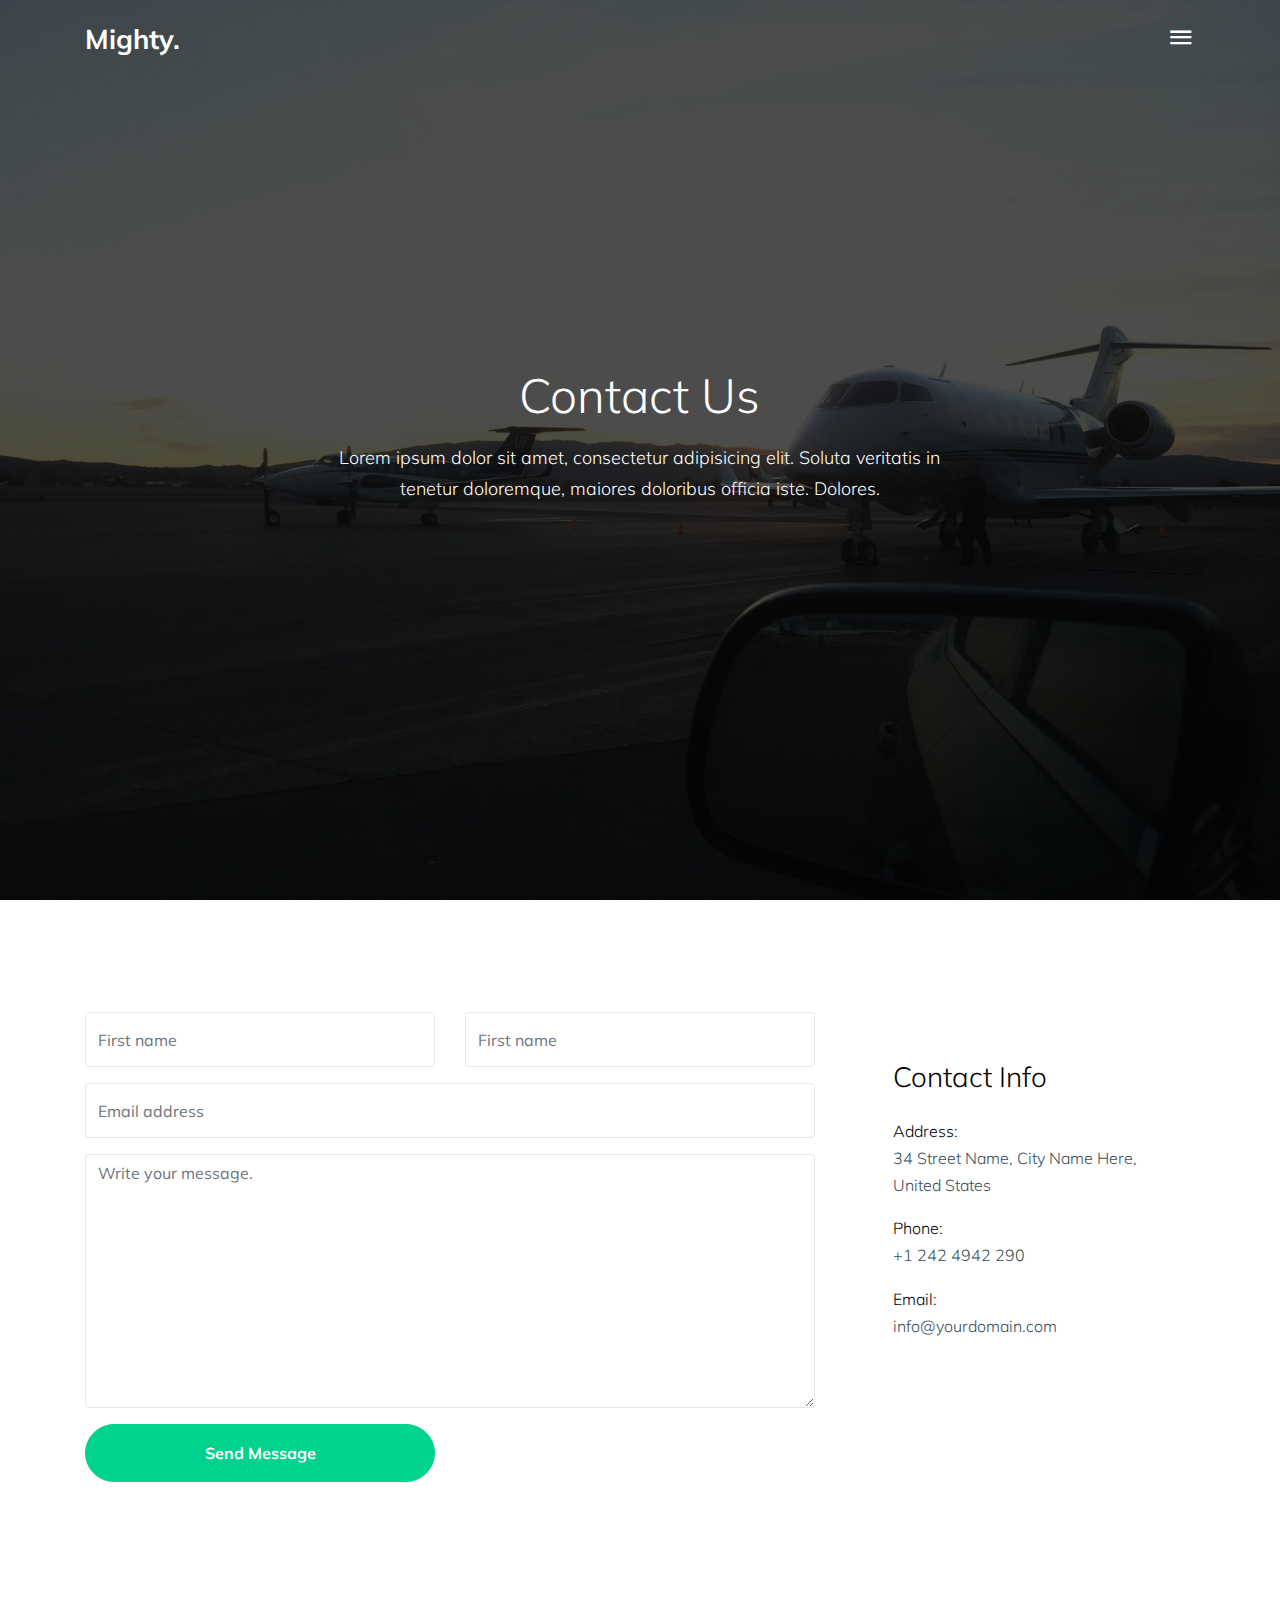
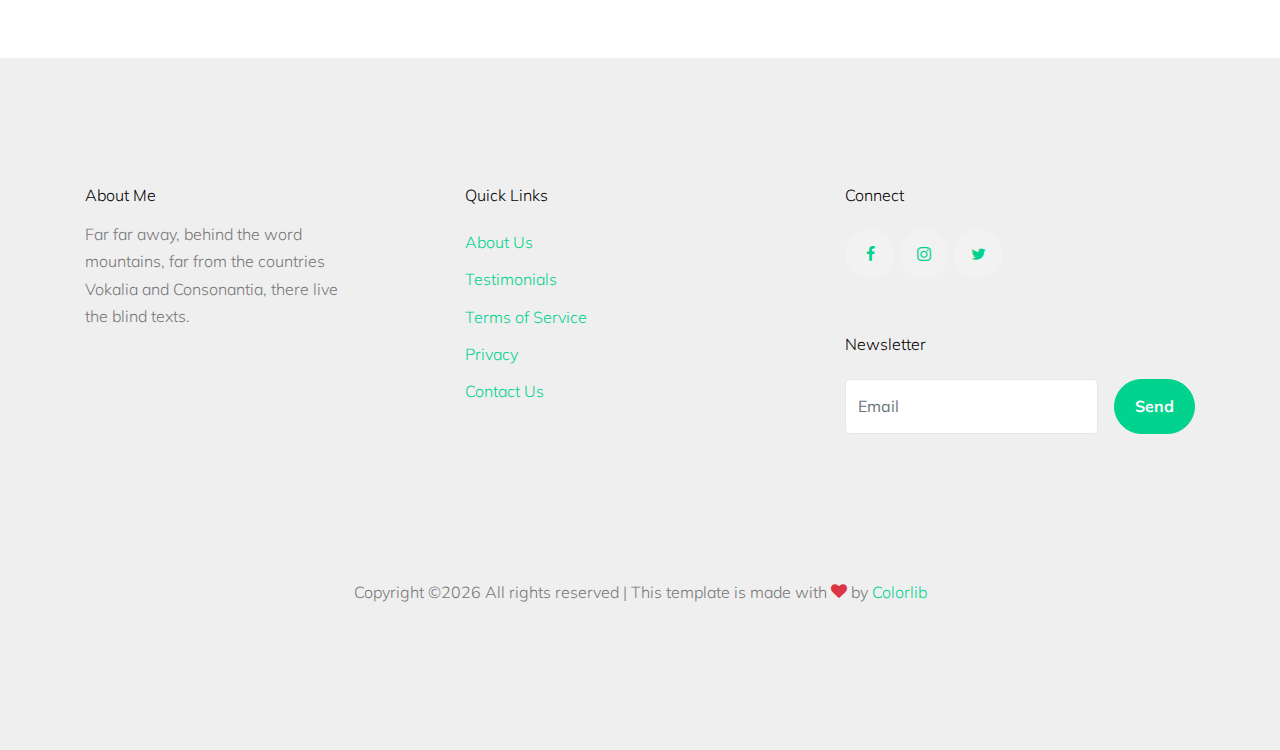
<file: mighty/contact.html>
<!doctype html>
<html lang="en">

  <head>
    <title>Mighty &mdash; Website Template by Colorlib</title>
    <meta charset="utf-8">
    <meta name="viewport" content="width=device-width, initial-scale=1, shrink-to-fit=no">

    <link href="https://fonts.googleapis.com/css?family=Muli:400,700" rel="stylesheet">

    <link rel="stylesheet" href="fonts/icomoon/style.css">

    <link rel="stylesheet" href="css/bootstrap.min.css">
    <link rel="stylesheet" href="css/bootstrap-datepicker.css">
    <link rel="stylesheet" href="css/jquery.fancybox.min.css">
    <link rel="stylesheet" href="css/owl.carousel.min.css">
    <link rel="stylesheet" href="css/owl.theme.default.min.css">
    <link rel="stylesheet" href="fonts/flaticon/font/flaticon.css">
    <link rel="stylesheet" href="css/aos.css">

    <!-- MAIN CSS -->
    <link rel="stylesheet" href="css/style.css">

  </head>

  <body data-spy="scroll" data-target=".site-navbar-target" data-offset="300">

    
    <div class="site-wrap" id="home-section">

      <div class="site-mobile-menu site-navbar-target">
        <div class="site-mobile-menu-header">
          <div class="site-mobile-menu-close mt-3">
            <span class="icon-close2 js-menu-toggle"></span>
          </div>
        </div>
        <div class="site-mobile-menu-body"></div>
      </div>



      <header class="site-navbar site-navbar-target" role="banner">

        <div class="container">
          <div class="row align-items-center position-relative">

            <div class="col-3 ">
              <div class="site-logo">
                <a href="index.html" class="font-weight-bold">Mighty.</a>
              </div>
            </div>

            <div class="col-9  text-right">
              

              <span class="d-inline-block d-lg-block"><a href="#" class="text-white site-menu-toggle js-menu-toggle py-5 text-white"><span class="icon-menu h3 text-white"></span></a></span>

              

              <nav class="site-navigation text-right ml-auto d-none d-lg-none" role="navigation">
                <ul class="site-menu main-menu js-clone-nav ml-auto ">
                  <li><a href="index.html" class="nav-link">Home</a></li>
                  <li><a href="about.html" class="nav-link">About</a></li>
                  <li><a href="work.html" class="nav-link">Work</a></li>
                  <li><a href="journal.html" class="nav-link">Journal</a></li>
                  <li class="active"><a href="contact.html" class="nav-link">Contact</a></li>
                </ul>
              </nav>
            </div>

            
          </div>
        </div>

      </header>

    <div class="ftco-blocks-cover-1">
      <div class="site-section-cover overlay" style="background-image: url('images/hero_1.jpg')">
        <div class="container">
          <div class="row align-items-center justify-content-center">
            <div class="col-md-7 text-center">
              <h1 class="mb-4 text-white">Contact Us</h1>
              <p class="mb-4">Lorem ipsum dolor sit amet, consectetur adipisicing elit. Soluta veritatis in tenetur doloremque, maiores doloribus officia iste. Dolores.</p>
            </div>
          </div>
        </div>
      </div>
    </div>


  
    

   <div class="site-section">
      <div class="container">

        
       
        <div class="row">
          <div class="col-lg-8 mb-5" >
            <form action="#" method="post">
              <div class="form-group row">
                <div class="col-md-6 mb-4 mb-lg-0">
                  <input type="text" class="form-control" placeholder="First name">
                </div>
                <div class="col-md-6">
                  <input type="text" class="form-control" placeholder="First name">
                </div>
              </div>

              <div class="form-group row">
                <div class="col-md-12">
                  <input type="text" class="form-control" placeholder="Email address">
                </div>
              </div>

              <div class="form-group row">
                <div class="col-md-12">
                  <textarea name="" id="" class="form-control" placeholder="Write your message." cols="30" rows="10"></textarea>
                </div>
              </div>
              <div class="form-group row">
                <div class="col-md-6 mr-auto">
                  <input type="submit" class="btn btn-block btn-primary text-white py-3 px-5" value="Send Message">
                </div>
              </div>
            </form>
          </div>
          <div class="col-lg-4 ml-auto">
            <div class="bg-white p-3 p-md-5">
              <h3 class="text-black mb-4">Contact Info</h3>
              <ul class="list-unstyled footer-link">
                <li class="d-block mb-3">
                  <span class="d-block text-black">Address:</span>
                  <span>34 Street Name, City Name Here, United States</span></li>
                <li class="d-block mb-3"><span class="d-block text-black">Phone:</span><span>+1 242 4942 290</span></li>
                <li class="d-block mb-3"><span class="d-block text-black">Email:</span><span>info@yourdomain.com</span></li>
              </ul>
            </div>
          </div>
        </div>
        
      </div>
    </div> <!-- END .site-section -->
    
    

    <footer class="site-footer">
      <div class="container">
        <div class="row">
          <div class="col-lg-3">
            <h2 class="footer-heading mb-3">About Me</h2>
                <p>Far far away, behind the word mountains, far from the countries Vokalia and Consonantia, there live the blind texts. </p>
          </div>
          <div class="col-lg-8 ml-auto">
            <div class="row">
              <div class="col-lg-6 ml-auto">
                <h2 class="footer-heading mb-4">Quick Links</h2>
                <ul class="list-unstyled">
                  <li><a href="#">About Us</a></li>
                  <li><a href="#">Testimonials</a></li>
                  <li><a href="#">Terms of Service</a></li>
                  <li><a href="#">Privacy</a></li>
                  <li><a href="#">Contact Us</a></li>
                </ul>
              </div>
              <div class="col-lg-6">
                <h2 class="footer-heading mb-4">Connect</h2>
                <div class="social_29128 white mb-5">
                  <a href="#"><span class="icon-facebook"></span></a>  
                  <a href="#"><span class="icon-instagram"></span></a>  
                  <a href="#"><span class="icon-twitter"></span></a>  
                 </div>
                <h2 class="footer-heading mb-4">Newsletter</h2>
                <form action="#" class="d-flex" class="subscribe">
                  <input type="text" class="form-control mr-3" placeholder="Email">
                  <input type="submit" value="Send" class="btn btn-primary">
                </form>
              </div>
              
            </div>
          </div>
        </div>
        <div class="row pt-5 mt-5 text-center">
          <div class="col-md-12">
            <div class="border-top pt-5">
              <p>
            <!-- Link back to Colorlib can't be removed. Template is licensed under CC BY 3.0. -->
            Copyright &copy;<script>document.write(new Date().getFullYear());</script> All rights reserved | This template is made with <i class="icon-heart text-danger" aria-hidden="true"></i> by <a href="https://colorlib.com" target="_blank" >Colorlib</a>
            <!-- Link back to Colorlib can't be removed. Template is licensed under CC BY 3.0. -->
            </p>
            </div>
          </div>

        </div>
      </div>
    </footer>

    </div>

    <script src="js/jquery-3.3.1.min.js"></script>
    <script src="js/jquery-migrate-3.0.0.js"></script>
    <script src="js/popper.min.js"></script>
    <script src="js/bootstrap.min.js"></script>
    <script src="js/owl.carousel.min.js"></script>
    <script src="js/jquery.sticky.js"></script>
    <script src="js/jquery.waypoints.min.js"></script>
    <script src="js/jquery.animateNumber.min.js"></script>
    <script src="js/jquery.fancybox.min.js"></script>
    <script src="js/jquery.stellar.min.js"></script>
    <script src="js/jquery.easing.1.3.js"></script>
    <script src="js/bootstrap-datepicker.min.js"></script>
    <script src="js/isotope.pkgd.min.js"></script>
    <script src="js/aos.js"></script>

    <script src="js/main.js"></script>

  </body>

</html>
</file>
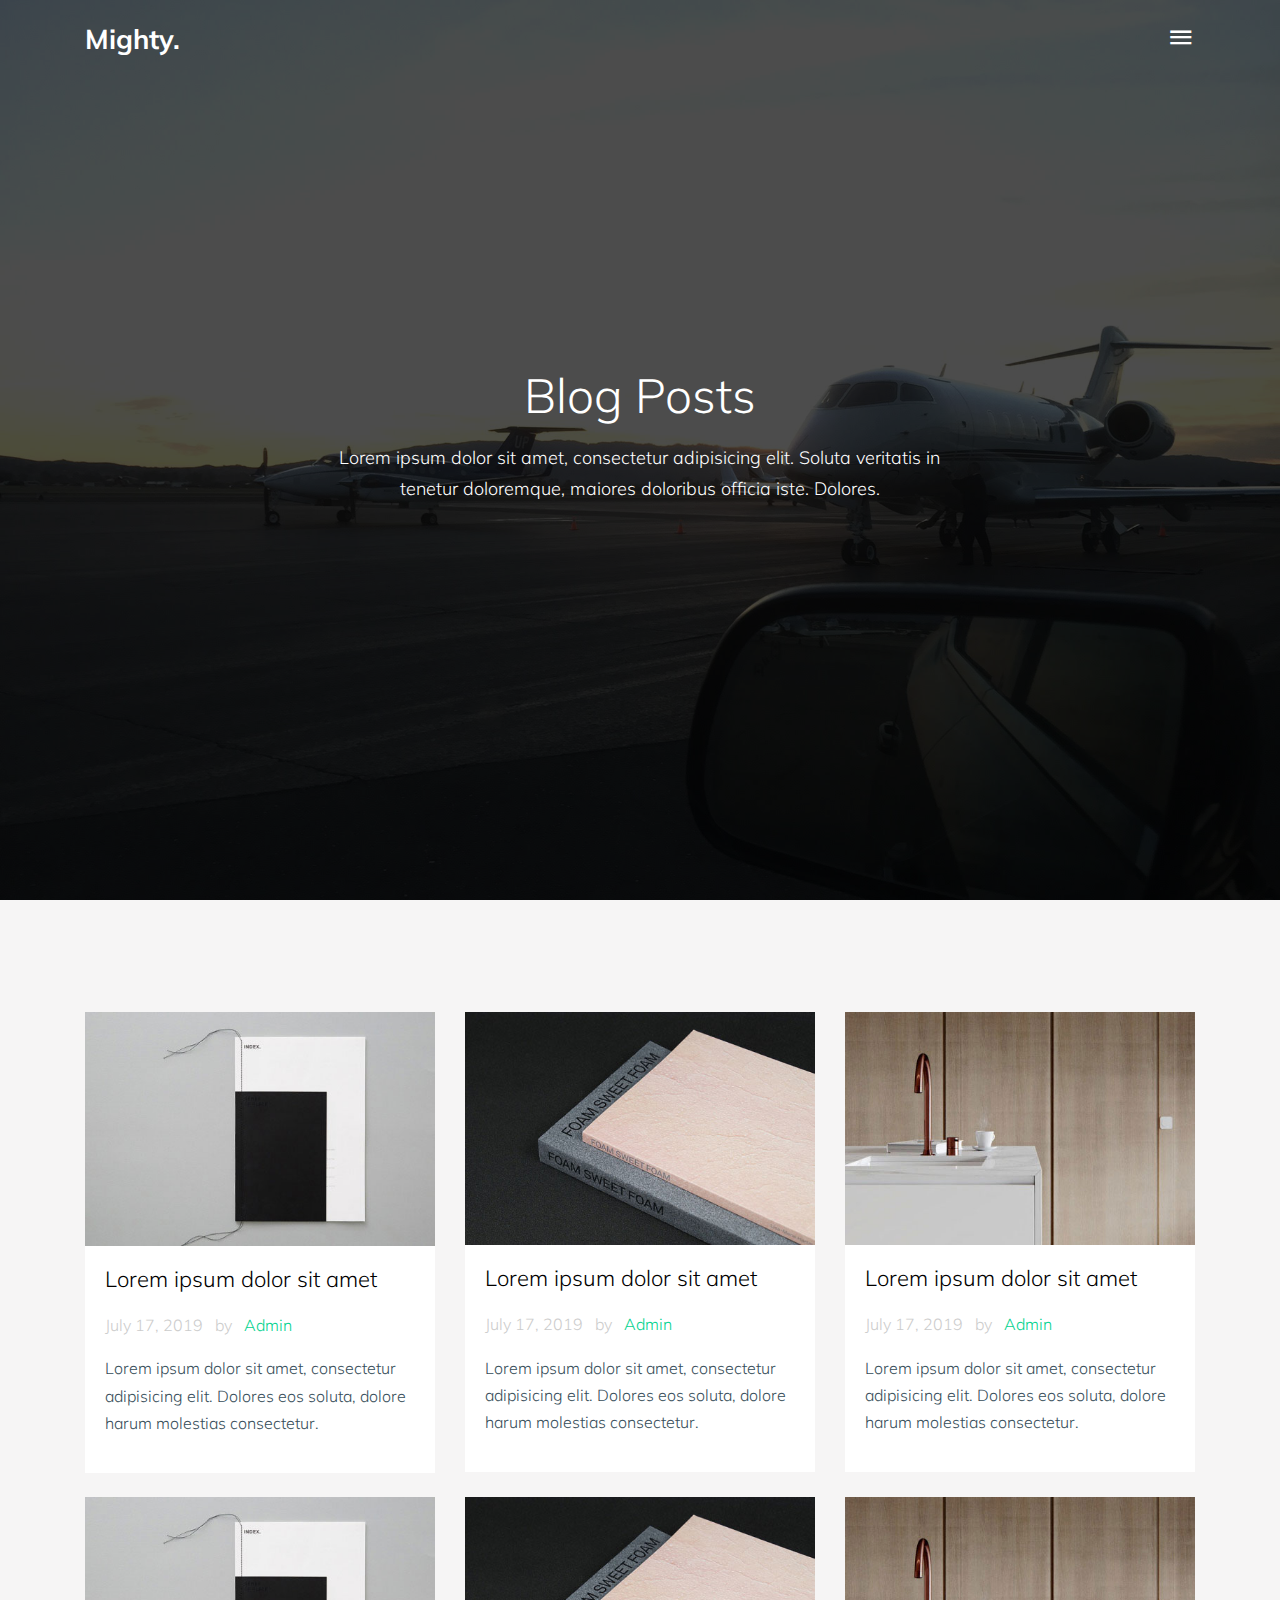
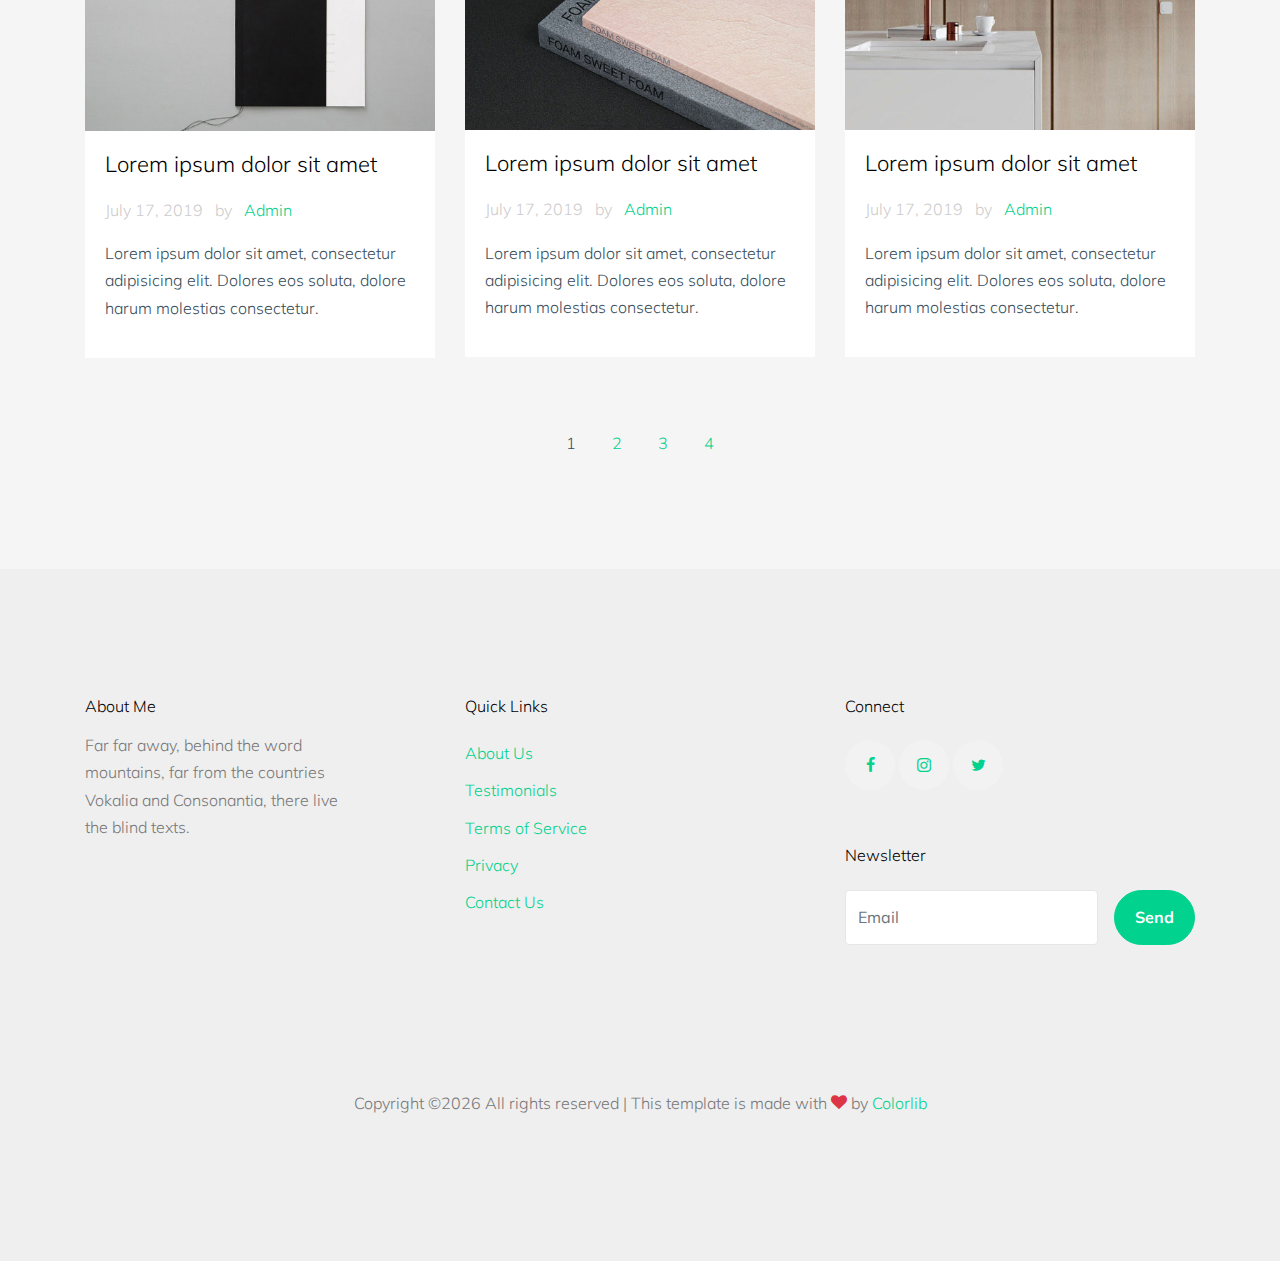
<file: mighty/journal.html>
<!doctype html>
<html lang="en">

  <head>
    <title>Mighty &mdash; Website Template by Colorlib</title>
    <meta charset="utf-8">
    <meta name="viewport" content="width=device-width, initial-scale=1, shrink-to-fit=no">

    <link href="https://fonts.googleapis.com/css?family=Muli:400,700" rel="stylesheet">

    <link rel="stylesheet" href="fonts/icomoon/style.css">

    <link rel="stylesheet" href="css/bootstrap.min.css">
    <link rel="stylesheet" href="css/bootstrap-datepicker.css">
    <link rel="stylesheet" href="css/jquery.fancybox.min.css">
    <link rel="stylesheet" href="css/owl.carousel.min.css">
    <link rel="stylesheet" href="css/owl.theme.default.min.css">
    <link rel="stylesheet" href="fonts/flaticon/font/flaticon.css">
    <link rel="stylesheet" href="css/aos.css">

    <!-- MAIN CSS -->
    <link rel="stylesheet" href="css/style.css">

  </head>

  <body data-spy="scroll" data-target=".site-navbar-target" data-offset="300">

    
    <div class="site-wrap" id="home-section">

      <div class="site-mobile-menu site-navbar-target">
        <div class="site-mobile-menu-header">
          <div class="site-mobile-menu-close mt-3">
            <span class="icon-close2 js-menu-toggle"></span>
          </div>
        </div>
        <div class="site-mobile-menu-body"></div>
      </div>



      <header class="site-navbar site-navbar-target" role="banner">

        <div class="container">
          <div class="row align-items-center position-relative">

            <div class="col-3 ">
              <div class="site-logo">
                <a href="index.html" class="font-weight-bold">Mighty.</a>
              </div>
            </div>

            <div class="col-9  text-right">
              

              <span class="d-inline-block d-lg-block"><a href="#" class="text-white site-menu-toggle js-menu-toggle py-5 text-white"><span class="icon-menu h3 text-white"></span></a></span>

              

              <nav class="site-navigation text-right ml-auto d-none d-lg-none" role="navigation">
                <ul class="site-menu main-menu js-clone-nav ml-auto ">
                  <li><a href="index.html" class="nav-link">Home</a></li>
                  <li><a href="about.html" class="nav-link">About</a></li>
                  <li><a href="work.html" class="nav-link">Work</a></li>
                  <li class="active"><a href="journal.html" class="nav-link">Journal</a></li>
                  <li><a href="contact.html" class="nav-link">Contact</a></li>
                </ul>
              </nav>
            </div>

            
          </div>
        </div>

      </header>

    <div class="ftco-blocks-cover-1">
      <div class="site-section-cover overlay" style="background-image: url('images/hero_1.jpg')">
        <div class="container">
          <div class="row align-items-center justify-content-center">
            <div class="col-md-7 text-center">
              <h1 class="mb-4 text-white">Blog Posts</h1>
              <p class="mb-4">Lorem ipsum dolor sit amet, consectetur adipisicing elit. Soluta veritatis in tenetur doloremque, maiores doloribus officia iste. Dolores.</p>
              
            </div>
          </div>
        </div>
      </div>
    </div>




    <div class="site-section bg-light">
      <div class="container">
       
        <div class="row">
          <div class="col-lg-4 col-md-6 mb-4">
            <div class="post-entry-1 h-100">
              <a href="single.html">
                <img src="images/img_1.jpg" alt="Image"
                 class="img-fluid">
              </a>
              <div class="post-entry-1-contents">
                
                <h2><a href="single.html">Lorem ipsum dolor sit amet</a></h2>
                <span class="meta d-inline-block mb-3">July 17, 2019 <span class="mx-2">by</span> <a href="#">Admin</a></span>
                <p>Lorem ipsum dolor sit amet, consectetur adipisicing elit. Dolores eos soluta, dolore harum molestias consectetur.</p>
              </div>
            </div>
          </div>
          <div class="col-lg-4 col-md-6 mb-4">
            <div class="post-entry-1 h-100">
              <a href="single.html">
                <img src="images/img_2.jpg" alt="Image"
                 class="img-fluid">
              </a>
              <div class="post-entry-1-contents">
                
                <h2><a href="single.html">Lorem ipsum dolor sit amet</a></h2>
                <span class="meta d-inline-block mb-3">July 17, 2019 <span class="mx-2">by</span> <a href="#">Admin</a></span>
                <p>Lorem ipsum dolor sit amet, consectetur adipisicing elit. Dolores eos soluta, dolore harum molestias consectetur.</p>
              </div>
            </div>
          </div>

          <div class="col-lg-4 col-md-6 mb-4">
            <div class="post-entry-1 h-100">
              <a href="single.html">
                <img src="images/img_3.jpg" alt="Image"
                 class="img-fluid">
              </a>
              <div class="post-entry-1-contents">
                
                <h2><a href="single.html">Lorem ipsum dolor sit amet</a></h2>
                <span class="meta d-inline-block mb-3">July 17, 2019 <span class="mx-2">by</span> <a href="#">Admin</a></span>
                <p>Lorem ipsum dolor sit amet, consectetur adipisicing elit. Dolores eos soluta, dolore harum molestias consectetur.</p>
              </div>
            </div>
          </div>

          <div class="col-lg-4 col-md-6 mb-4">
            <div class="post-entry-1 h-100">
              <a href="single.html">
                <img src="images/img_1.jpg" alt="Image"
                 class="img-fluid">
              </a>
              <div class="post-entry-1-contents">
                
                <h2><a href="single.html">Lorem ipsum dolor sit amet</a></h2>
                <span class="meta d-inline-block mb-3">July 17, 2019 <span class="mx-2">by</span> <a href="#">Admin</a></span>
                <p>Lorem ipsum dolor sit amet, consectetur adipisicing elit. Dolores eos soluta, dolore harum molestias consectetur.</p>
              </div>
            </div>
          </div>
          <div class="col-lg-4 col-md-6 mb-4">
            <div class="post-entry-1 h-100">
              <a href="single.html">
                <img src="images/img_2.jpg" alt="Image"
                 class="img-fluid">
              </a>
              <div class="post-entry-1-contents">
                
                <h2><a href="single.html">Lorem ipsum dolor sit amet</a></h2>
                <span class="meta d-inline-block mb-3">July 17, 2019 <span class="mx-2">by</span> <a href="#">Admin</a></span>
                <p>Lorem ipsum dolor sit amet, consectetur adipisicing elit. Dolores eos soluta, dolore harum molestias consectetur.</p>
              </div>
            </div>
          </div>

          <div class="col-lg-4 col-md-6 mb-4">
            <div class="post-entry-1 h-100">
              <a href="single.html">
                <img src="images/img_3.jpg" alt="Image"
                 class="img-fluid">
              </a>
              <div class="post-entry-1-contents">
                
                <h2><a href="single.html">Lorem ipsum dolor sit amet</a></h2>
                <span class="meta d-inline-block mb-3">July 17, 2019 <span class="mx-2">by</span> <a href="#">Admin</a></span>
                <p>Lorem ipsum dolor sit amet, consectetur adipisicing elit. Dolores eos soluta, dolore harum molestias consectetur.</p>
              </div>
            </div>
          </div>

        </div>

        
        <div class="col-12 mt-5 text-center">
          <span class="p-3">1</span>
          <a href="#" class="p-3">2</a>
          <a href="#" class="p-3">3</a>
          <a href="#" class="p-3">4</a>
        </div>
        
      </div>
    </div> <!-- END .site-section -->
    

    <footer class="site-footer">
      <div class="container">
        <div class="row">
          <div class="col-lg-3">
            <h2 class="footer-heading mb-3">About Me</h2>
                <p>Far far away, behind the word mountains, far from the countries Vokalia and Consonantia, there live the blind texts. </p>
          </div>
          <div class="col-lg-8 ml-auto">
            <div class="row">
              <div class="col-lg-6 ml-auto">
                <h2 class="footer-heading mb-4">Quick Links</h2>
                <ul class="list-unstyled">
                  <li><a href="#">About Us</a></li>
                  <li><a href="#">Testimonials</a></li>
                  <li><a href="#">Terms of Service</a></li>
                  <li><a href="#">Privacy</a></li>
                  <li><a href="#">Contact Us</a></li>
                </ul>
              </div>
              <div class="col-lg-6">
                <h2 class="footer-heading mb-4">Connect</h2>
                <div class="social_29128 white mb-5">
                  <a href="#"><span class="icon-facebook"></span></a>  
                  <a href="#"><span class="icon-instagram"></span></a>  
                  <a href="#"><span class="icon-twitter"></span></a>  
                 </div>
                <h2 class="footer-heading mb-4">Newsletter</h2>
                <form action="#" class="d-flex" class="subscribe">
                  <input type="text" class="form-control mr-3" placeholder="Email">
                  <input type="submit" value="Send" class="btn btn-primary">
                </form>
              </div>
              
            </div>
          </div>
        </div>
        <div class="row pt-5 mt-5 text-center">
          <div class="col-md-12">
            <div class="border-top pt-5">
              <p>
            <!-- Link back to Colorlib can't be removed. Template is licensed under CC BY 3.0. -->
            Copyright &copy;<script>document.write(new Date().getFullYear());</script> All rights reserved | This template is made with <i class="icon-heart text-danger" aria-hidden="true"></i> by <a href="https://colorlib.com" target="_blank" >Colorlib</a>
            <!-- Link back to Colorlib can't be removed. Template is licensed under CC BY 3.0. -->
            </p>
            </div>
          </div>

        </div>
      </div>
    </footer>

    </div>

    <script src="js/jquery-3.3.1.min.js"></script>
    <script src="js/jquery-migrate-3.0.0.js"></script>
    <script src="js/popper.min.js"></script>
    <script src="js/bootstrap.min.js"></script>
    <script src="js/owl.carousel.min.js"></script>
    <script src="js/jquery.sticky.js"></script>
    <script src="js/jquery.waypoints.min.js"></script>
    <script src="js/jquery.animateNumber.min.js"></script>
    <script src="js/jquery.fancybox.min.js"></script>
    <script src="js/jquery.stellar.min.js"></script>
    <script src="js/jquery.easing.1.3.js"></script>
    <script src="js/bootstrap-datepicker.min.js"></script>
    <script src="js/isotope.pkgd.min.js"></script>
    <script src="js/aos.js"></script>

    <script src="js/main.js"></script>

  </body>

</html>
</file>
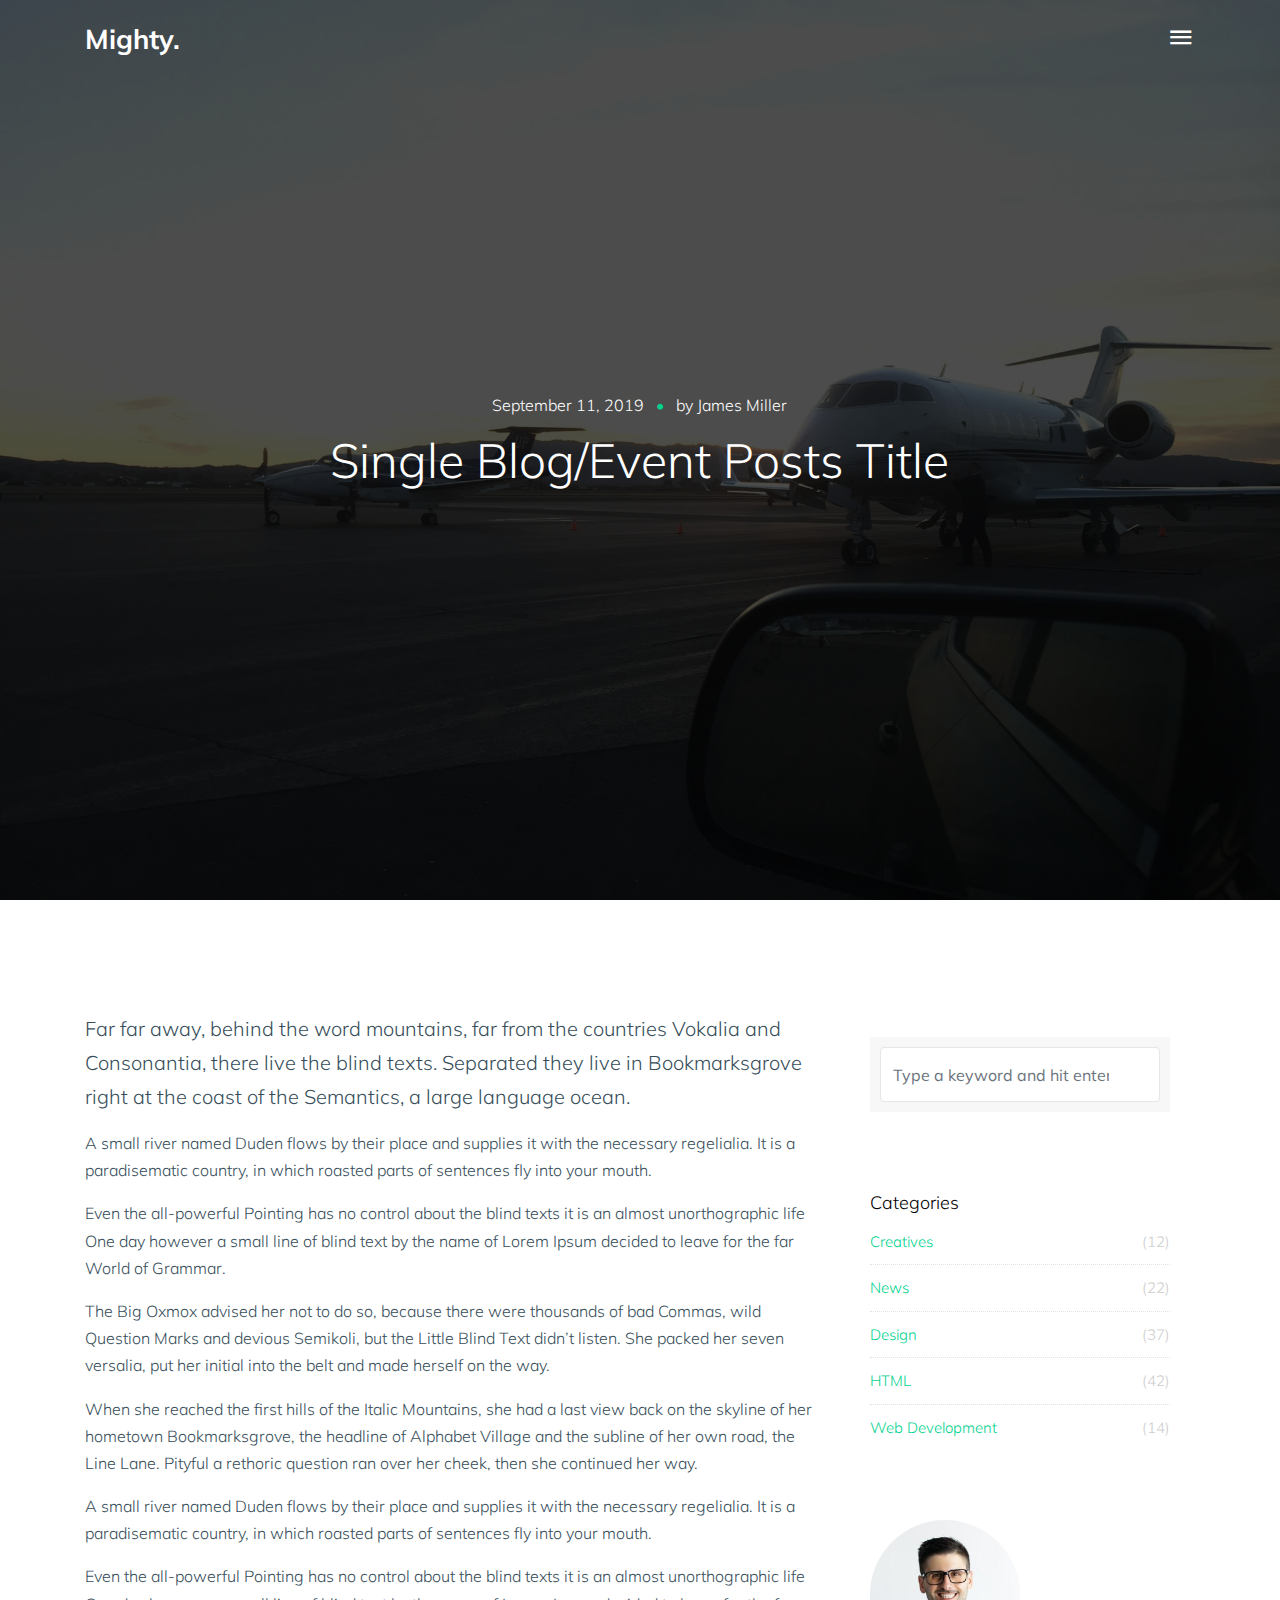
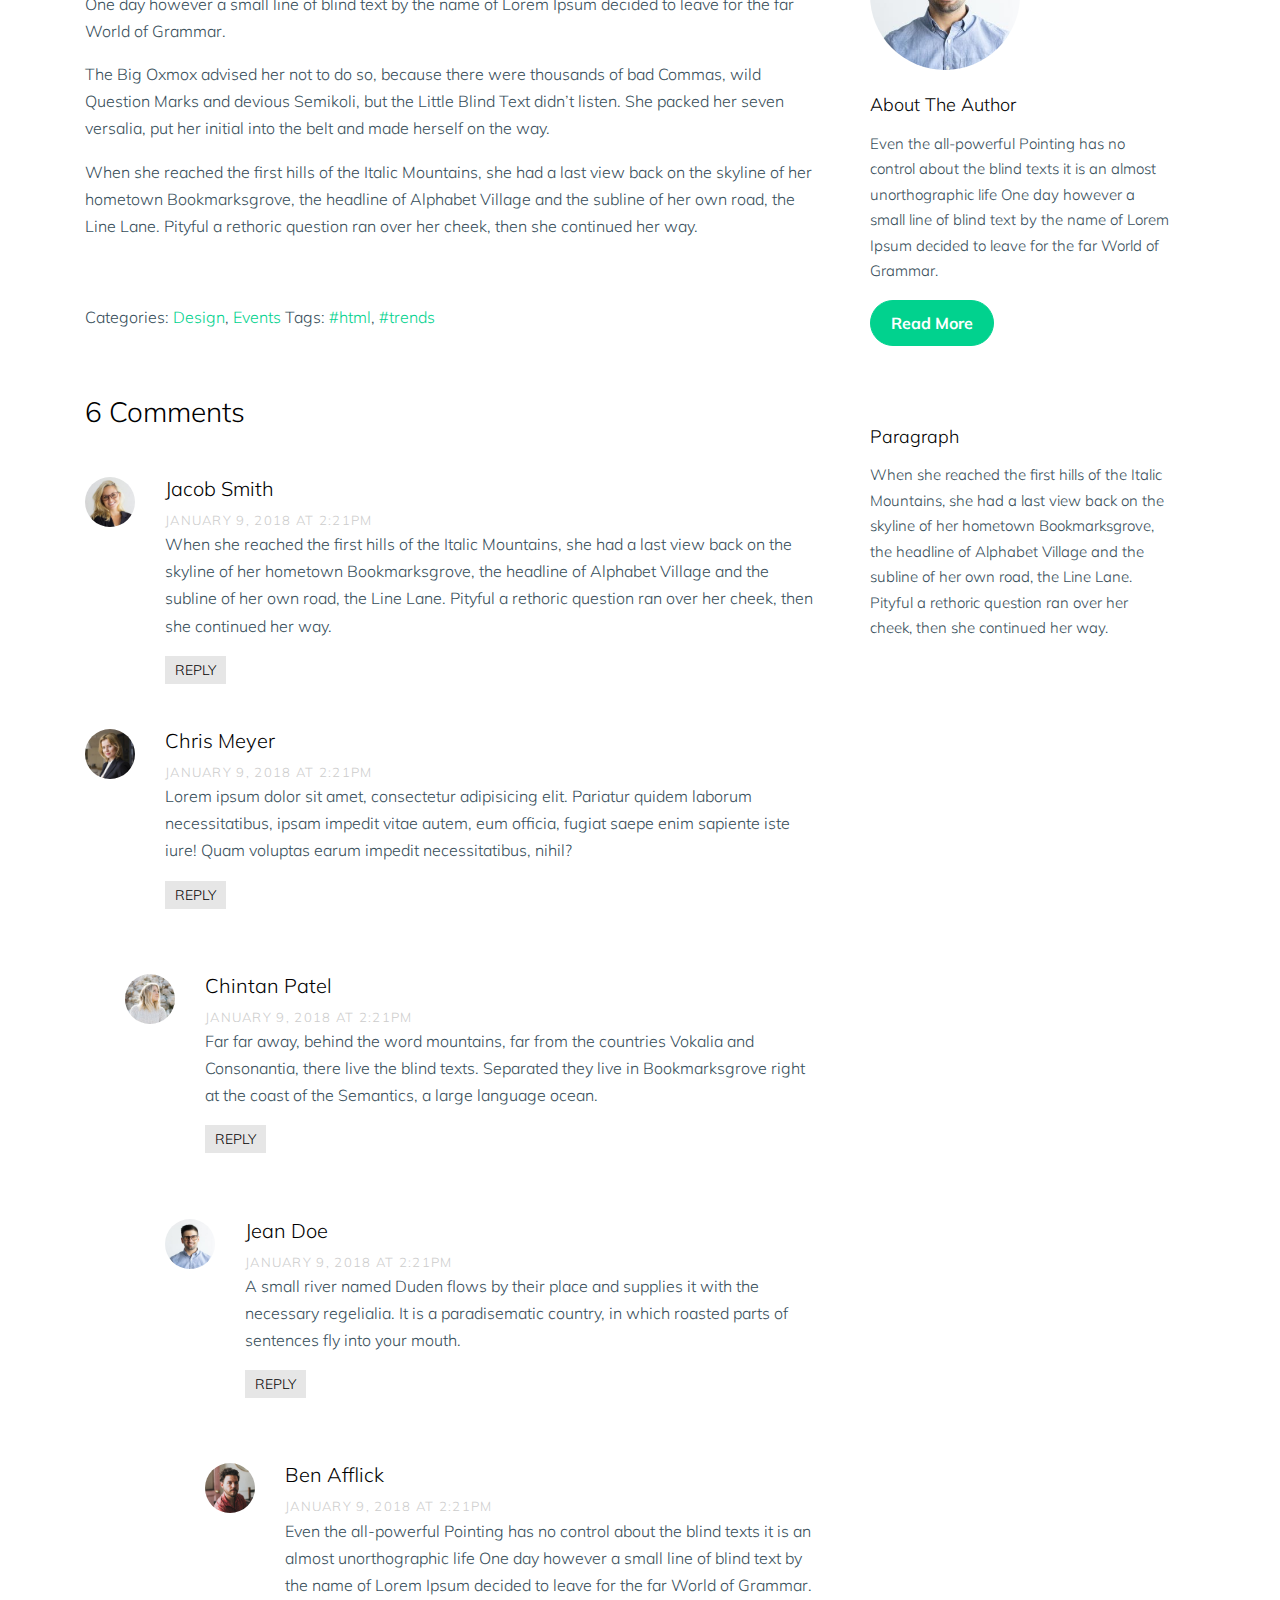
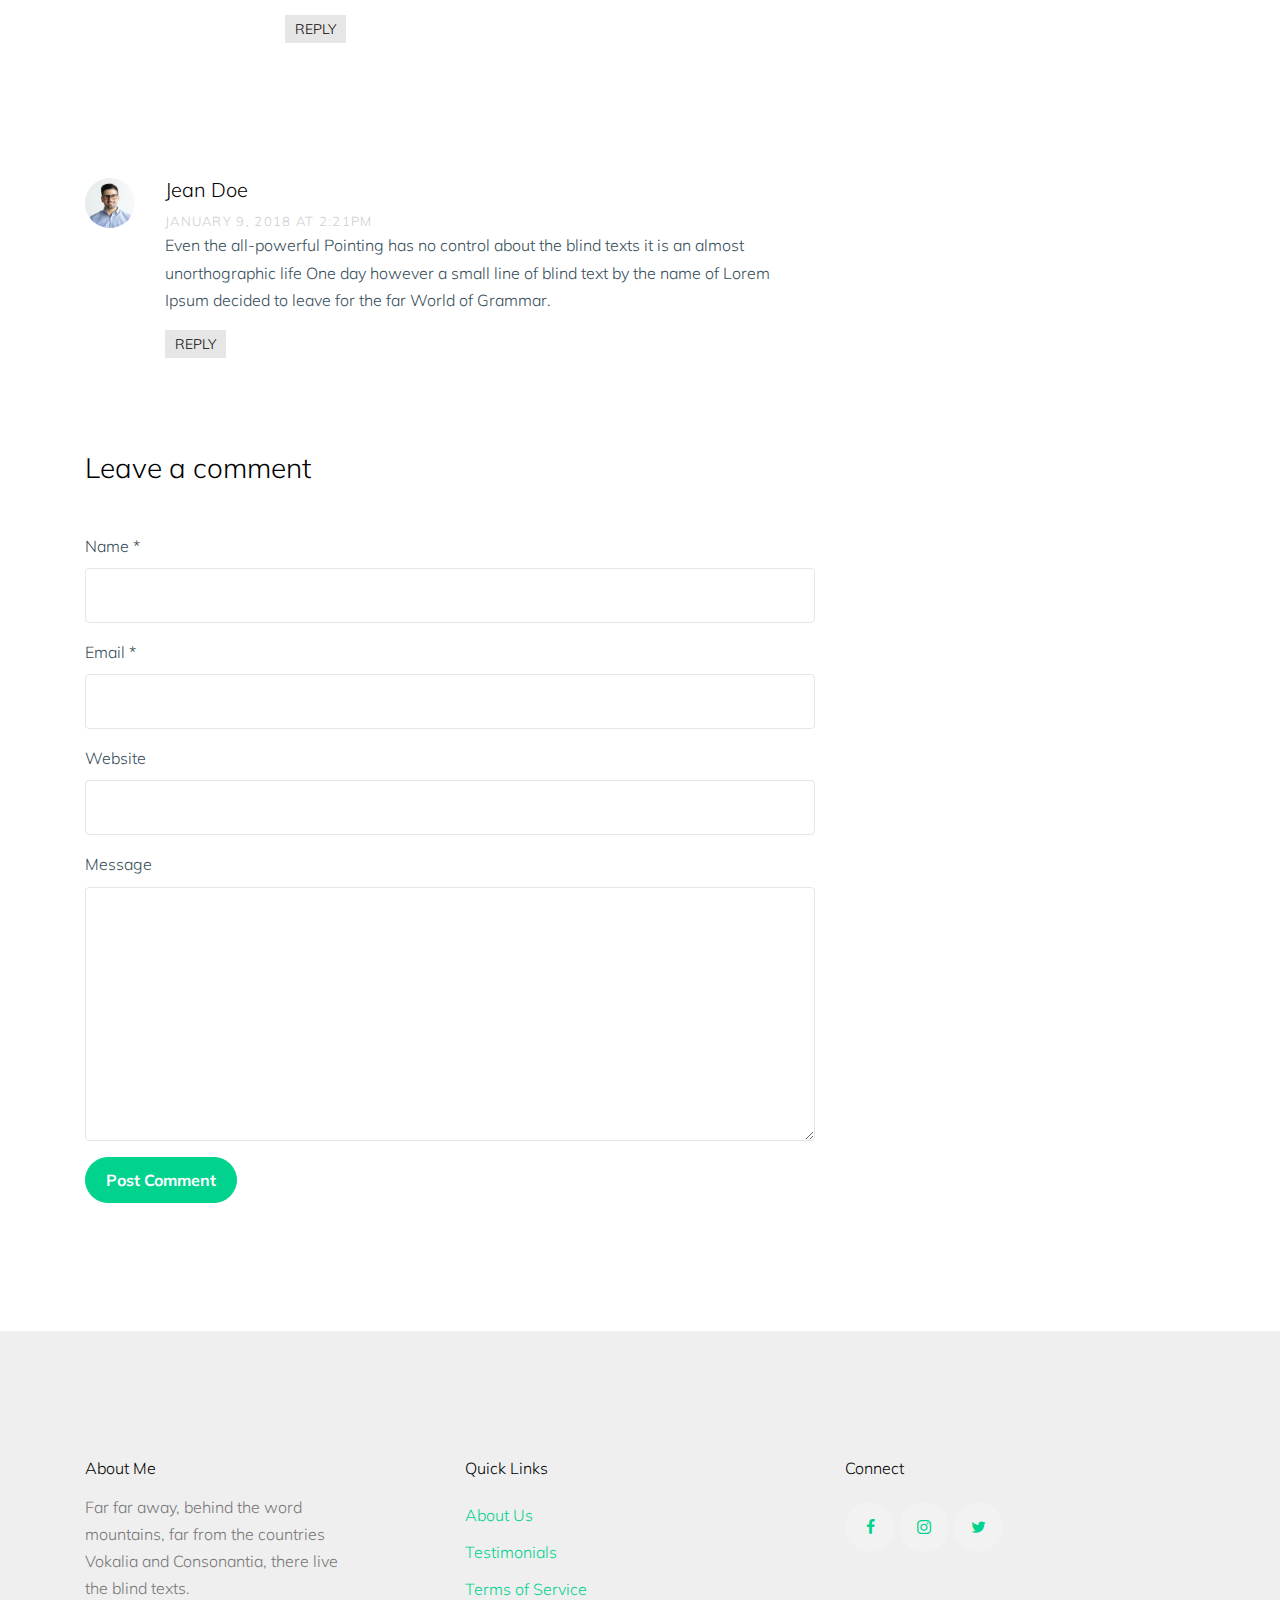
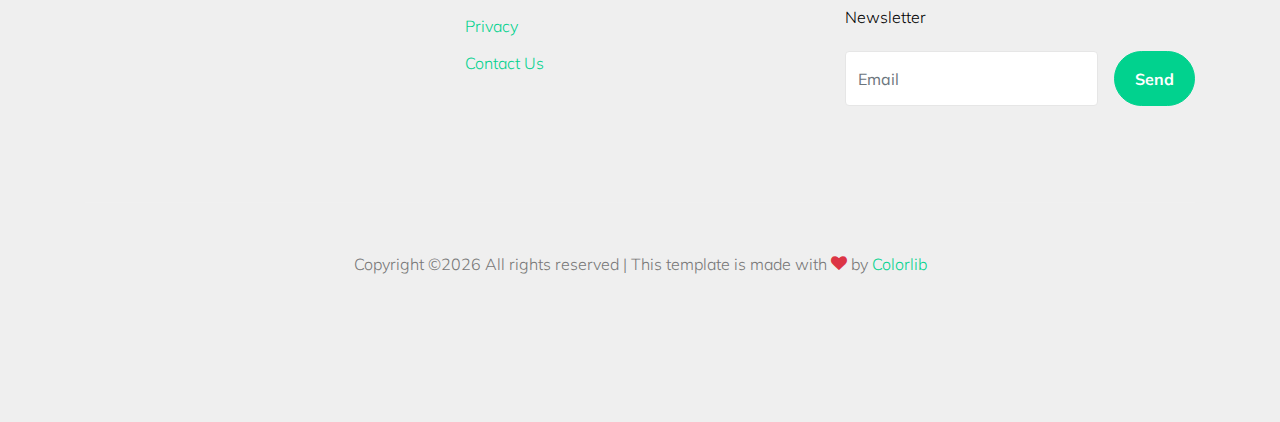
<file: mighty/single.html>
<!doctype html>
<html lang="en">

  <head>
    <title>Mighty &mdash; Website Template by Colorlib</title>
    <meta charset="utf-8">
    <meta name="viewport" content="width=device-width, initial-scale=1, shrink-to-fit=no">

    <link href="https://fonts.googleapis.com/css?family=Muli:400,700" rel="stylesheet">

    <link rel="stylesheet" href="fonts/icomoon/style.css">

    <link rel="stylesheet" href="css/bootstrap.min.css">
    <link rel="stylesheet" href="css/bootstrap-datepicker.css">
    <link rel="stylesheet" href="css/jquery.fancybox.min.css">
    <link rel="stylesheet" href="css/owl.carousel.min.css">
    <link rel="stylesheet" href="css/owl.theme.default.min.css">
    <link rel="stylesheet" href="fonts/flaticon/font/flaticon.css">
    <link rel="stylesheet" href="css/aos.css">

    <!-- MAIN CSS -->
    <link rel="stylesheet" href="css/style.css">

  </head>

  <body data-spy="scroll" data-target=".site-navbar-target" data-offset="300">

    
    <div class="site-wrap" id="home-section">

      <div class="site-mobile-menu site-navbar-target">
        <div class="site-mobile-menu-header">
          <div class="site-mobile-menu-close mt-3">
            <span class="icon-close2 js-menu-toggle"></span>
          </div>
        </div>
        <div class="site-mobile-menu-body"></div>
      </div>



      <header class="site-navbar site-navbar-target" role="banner">

        <div class="container">
          <div class="row align-items-center position-relative">

            <div class="col-3 ">
              <div class="site-logo">
                <a href="index.html" class="font-weight-bold">Mighty.</a>
              </div>
            </div>

            <div class="col-9  text-right">
              

              <span class="d-inline-block d-lg-block"><a href="#" class="text-white site-menu-toggle js-menu-toggle py-5 text-white"><span class="icon-menu h3 text-white"></span></a></span>

              

              <nav class="site-navigation text-right ml-auto d-none d-lg-none" role="navigation">
                <ul class="site-menu main-menu js-clone-nav ml-auto ">
                  <li><a href="index.html" class="nav-link">Home</a></li>
                  <li><a href="about.html" class="nav-link">About</a></li>
                  <li><a href="work.html" class="nav-link">Work</a></li>
                  <li class="active"><a href="journal.html" class="nav-link">Journal</a></li>
                  <li><a href="contact.html" class="nav-link">Contact</a></li>
                </ul>
              </nav>
            </div>

            
          </div>
        </div>

      </header>

    <div class="ftco-blocks-cover-1">
      <div class="site-section-cover overlay" data-stellar-background-ratio="0.5" style="background-image: url('images/hero_1.jpg')">
        <div class="container">
          <div class="row align-items-center justify-content-center text-center">
            <div class="col-md-7">
              <span class="d-block mb-3 text-white" data-aos="fade-up">September 11, 2019 <span class="mx-2 text-primary">&bullet;</span> by James Miller</span>
                <h1 class="mb-4" data-aos="fade-up" data-aos-delay="100">Single Blog/Event Posts Title</h1>
            </div>
          </div>
        </div>
      </div>
    </div>

    <div class="site-section">
      <div class="container">
        <div class="row">
          <div class="col-md-8 blog-content">
            <p class="lead">Far far away, behind the word mountains, far from the countries Vokalia and Consonantia, there live the blind texts. Separated they live in Bookmarksgrove right at the coast of the Semantics, a large language ocean.</p>
            <p>A small river named Duden flows by their place and supplies it with the necessary regelialia. It is a paradisematic country, in which roasted parts of sentences fly into your mouth.</p>

            <blockquote><p>Even the all-powerful Pointing has no control about the blind texts it is an almost unorthographic life One day however a small line of blind text by the name of Lorem Ipsum decided to leave for the far World of Grammar.</p></blockquote>

            <p>The Big Oxmox advised her not to do so, because there were thousands of bad Commas, wild Question Marks and devious Semikoli, but the Little Blind Text didn’t listen. She packed her seven versalia, put her initial into the belt and made herself on the way.</p>

            <p>When she reached the first hills of the Italic Mountains, she had a last view back on the skyline of her hometown Bookmarksgrove, the headline of Alphabet Village and the subline of her own road, the Line Lane. Pityful a rethoric question ran over her cheek, then she continued her way.</p>

            <p>A small river named Duden flows by their place and supplies it with the necessary regelialia. It is a paradisematic country, in which roasted parts of sentences fly into your mouth.</p>

            <blockquote><p>Even the all-powerful Pointing has no control about the blind texts it is an almost unorthographic life One day however a small line of blind text by the name of Lorem Ipsum decided to leave for the far World of Grammar.</p></blockquote>

            <p>The Big Oxmox advised her not to do so, because there were thousands of bad Commas, wild Question Marks and devious Semikoli, but the Little Blind Text didn’t listen. She packed her seven versalia, put her initial into the belt and made herself on the way.</p>
            
            <p>When she reached the first hills of the Italic Mountains, she had a last view back on the skyline of her hometown Bookmarksgrove, the headline of Alphabet Village and the subline of her own road, the Line Lane. Pityful a rethoric question ran over her cheek, then she continued her way.</p>


            <div class="pt-5">
              <p>Categories:  <a href="#">Design</a>, <a href="#">Events</a>  Tags: <a href="#">#html</a>, <a href="#">#trends</a></p>
            </div>


            <div class="pt-5">
              <h3 class="mb-5">6 Comments</h3>
              <ul class="comment-list">
                <li class="comment">
                  <div class="vcard bio">
                    <img src="images/person_2.jpg" alt="Image">
                  </div>
                  <div class="comment-body">
                    <h3>Jacob Smith</h3>
                    <div class="meta">January 9, 2018 at 2:21pm</div>
                    <p>When she reached the first hills of the Italic Mountains, she had a last view back on the skyline of her hometown Bookmarksgrove, the headline of Alphabet Village and the subline of her own road, the Line Lane. Pityful a rethoric question ran over her cheek, then she continued her way.</p>
                    <p><a href="#" class="reply">Reply</a></p>
                  </div>
                </li>

                <li class="comment">
                  <div class="vcard bio">
                    <img src="images/person_3.jpg" alt="Image">
                  </div>
                  <div class="comment-body">
                    <h3>Chris Meyer</h3>
                    <div class="meta">January 9, 2018 at 2:21pm</div>
                    <p>Lorem ipsum dolor sit amet, consectetur adipisicing elit. Pariatur quidem laborum necessitatibus, ipsam impedit vitae autem, eum officia, fugiat saepe enim sapiente iste iure! Quam voluptas earum impedit necessitatibus, nihil?</p>
                    <p><a href="#" class="reply">Reply</a></p>
                  </div>

                  <ul class="children">
                    <li class="comment">
                      <div class="vcard bio">
                        <img src="images/person_5.jpg" alt="Image">
                      </div>
                      <div class="comment-body">
                        <h3>Chintan Patel</h3>
                        <div class="meta">January 9, 2018 at 2:21pm</div>
                        <p>Far far away, behind the word mountains, far from the countries Vokalia and Consonantia, there live the blind texts. Separated they live in Bookmarksgrove right at the coast of the Semantics, a large language ocean.</p>
                        <p><a href="#" class="reply">Reply</a></p>
                      </div>


                      <ul class="children">
                        <li class="comment">
                          <div class="vcard bio">
                            <img src="images/person_1.jpg" alt="Image">
                          </div>
                          <div class="comment-body">
                            <h3>Jean Doe</h3>
                            <div class="meta">January 9, 2018 at 2:21pm</div>
                            <p>A small river named Duden flows by their place and supplies it with the necessary regelialia. It is a paradisematic country, in which roasted parts of sentences fly into your mouth.</p>
                            <p><a href="#" class="reply">Reply</a></p>
                          </div>

                            <ul class="children">
                              <li class="comment">
                                <div class="vcard bio">
                                  <img src="images/person_4.jpg" alt="Image">
                                </div>
                                <div class="comment-body">
                                  <h3>Ben Afflick</h3>
                                  <div class="meta">January 9, 2018 at 2:21pm</div>
                                  <p>Even the all-powerful Pointing has no control about the blind texts it is an almost unorthographic life One day however a small line of blind text by the name of Lorem Ipsum decided to leave for the far World of Grammar.</p>
                                  <p><a href="#" class="reply">Reply</a></p>
                                </div>
                              </li>
                            </ul>
                        </li>
                      </ul>
                    </li>
                  </ul>
                </li>

                <li class="comment">
                  <div class="vcard bio">
                    <img src="images/person_1.jpg" alt="Image">
                  </div>
                  <div class="comment-body">
                    <h3>Jean Doe</h3>
                    <div class="meta">January 9, 2018 at 2:21pm</div>
                    <p>Even the all-powerful Pointing has no control about the blind texts it is an almost unorthographic life One day however a small line of blind text by the name of Lorem Ipsum decided to leave for the far World of Grammar.</p>
                    <p><a href="#" class="reply">Reply</a></p>
                  </div>
                </li>
              </ul>
              <!-- END comment-list -->
              
              <div class="comment-form-wrap pt-5">
                <h3 class="mb-5">Leave a comment</h3>
                <form action="#" class="">
                  <div class="form-group">
                    <label for="name">Name *</label>
                    <input type="text" class="form-control" id="name">
                  </div>
                  <div class="form-group">
                    <label for="email">Email *</label>
                    <input type="email" class="form-control" id="email">
                  </div>
                  <div class="form-group">
                    <label for="website">Website</label>
                    <input type="url" class="form-control" id="website">
                  </div>

                  <div class="form-group">
                    <label for="message">Message</label>
                    <textarea name="" id="message" cols="30" rows="10" class="form-control"></textarea>
                  </div>
                  <div class="form-group">
                    <input type="submit" value="Post Comment" class="btn btn-primary btn-md text-white">
                  </div>

                </form>
              </div>
            </div>

          </div>
          <div class="col-md-4 sidebar">
            <div class="sidebar-box">
              <form action="#" class="search-form">
                <div class="form-group">
                  <span class="icon fa fa-search"></span>
                  <input type="text" class="form-control" placeholder="Type a keyword and hit enter">
                </div>
              </form>
            </div>
            <div class="sidebar-box">
              <div class="categories">
                <h3>Categories</h3>
                <li><a href="#">Creatives <span>(12)</span></a></li>
                <li><a href="#">News <span>(22)</span></a></li>
                <li><a href="#">Design <span>(37)</span></a></li>
                <li><a href="#">HTML <span>(42)</span></a></li>
                <li><a href="#">Web Development <span>(14)</span></a></li>
              </div>
            </div>
            <div class="sidebar-box">
              <img src="images/person_1.jpg" alt="Image" class="img-fluid mb-4 w-50 rounded-circle">
              <h3 class="text-black">About The Author</h3>
              <p>Even the all-powerful Pointing has no control about the blind texts it is an almost unorthographic life One day however a small line of blind text by the name of Lorem Ipsum decided to leave for the far World of Grammar.</p>
              <p><a href="#" class="btn btn-primary btn-md text-white">Read More</a></p>
            </div>

            <div class="sidebar-box">
              <h3 class="text-black">Paragraph</h3>
              <p>When she reached the first hills of the Italic Mountains, she had a last view back on the skyline of her hometown Bookmarksgrove, the headline of Alphabet Village and the subline of her own road, the Line Lane. Pityful a rethoric question ran over her cheek, then she continued her way.</p>
            </div>
          </div>
        </div>
      </div>
    </div>
    
    

    <footer class="site-footer">
      <div class="container">
        <div class="row">
          <div class="col-lg-3">
            <h2 class="footer-heading mb-3">About Me</h2>
                <p>Far far away, behind the word mountains, far from the countries Vokalia and Consonantia, there live the blind texts. </p>
          </div>
          <div class="col-lg-8 ml-auto">
            <div class="row">
              <div class="col-lg-6 ml-auto">
                <h2 class="footer-heading mb-4">Quick Links</h2>
                <ul class="list-unstyled">
                  <li><a href="#">About Us</a></li>
                  <li><a href="#">Testimonials</a></li>
                  <li><a href="#">Terms of Service</a></li>
                  <li><a href="#">Privacy</a></li>
                  <li><a href="#">Contact Us</a></li>
                </ul>
              </div>
              <div class="col-lg-6">
                <h2 class="footer-heading mb-4">Connect</h2>
                <div class="social_29128 white mb-5">
                  <a href="#"><span class="icon-facebook"></span></a>  
                  <a href="#"><span class="icon-instagram"></span></a>  
                  <a href="#"><span class="icon-twitter"></span></a>  
                 </div>
                <h2 class="footer-heading mb-4">Newsletter</h2>
                <form action="#" class="d-flex" class="subscribe">
                  <input type="text" class="form-control mr-3" placeholder="Email">
                  <input type="submit" value="Send" class="btn btn-primary">
                </form>
              </div>
              
            </div>
          </div>
        </div>
        <div class="row pt-5 mt-5 text-center">
          <div class="col-md-12">
            <div class="border-top pt-5">
              <p>
            <!-- Link back to Colorlib can't be removed. Template is licensed under CC BY 3.0. -->
            Copyright &copy;<script>document.write(new Date().getFullYear());</script> All rights reserved | This template is made with <i class="icon-heart text-danger" aria-hidden="true"></i> by <a href="https://colorlib.com" target="_blank" >Colorlib</a>
            <!-- Link back to Colorlib can't be removed. Template is licensed under CC BY 3.0. -->
            </p>
            </div>
          </div>

        </div>
      </div>
    </footer>

    </div>

    <script src="js/jquery-3.3.1.min.js"></script>
    <script src="js/jquery-migrate-3.0.0.js"></script>
    <script src="js/popper.min.js"></script>
    <script src="js/bootstrap.min.js"></script>
    <script src="js/owl.carousel.min.js"></script>
    <script src="js/jquery.sticky.js"></script>
    <script src="js/jquery.waypoints.min.js"></script>
    <script src="js/jquery.animateNumber.min.js"></script>
    <script src="js/jquery.fancybox.min.js"></script>
    <script src="js/jquery.stellar.min.js"></script>
    <script src="js/jquery.easing.1.3.js"></script>
    <script src="js/bootstrap-datepicker.min.js"></script>
    <script src="js/isotope.pkgd.min.js"></script>
    <script src="js/aos.js"></script>

    <script src="js/main.js"></script>

  </body>

</html>
</file>
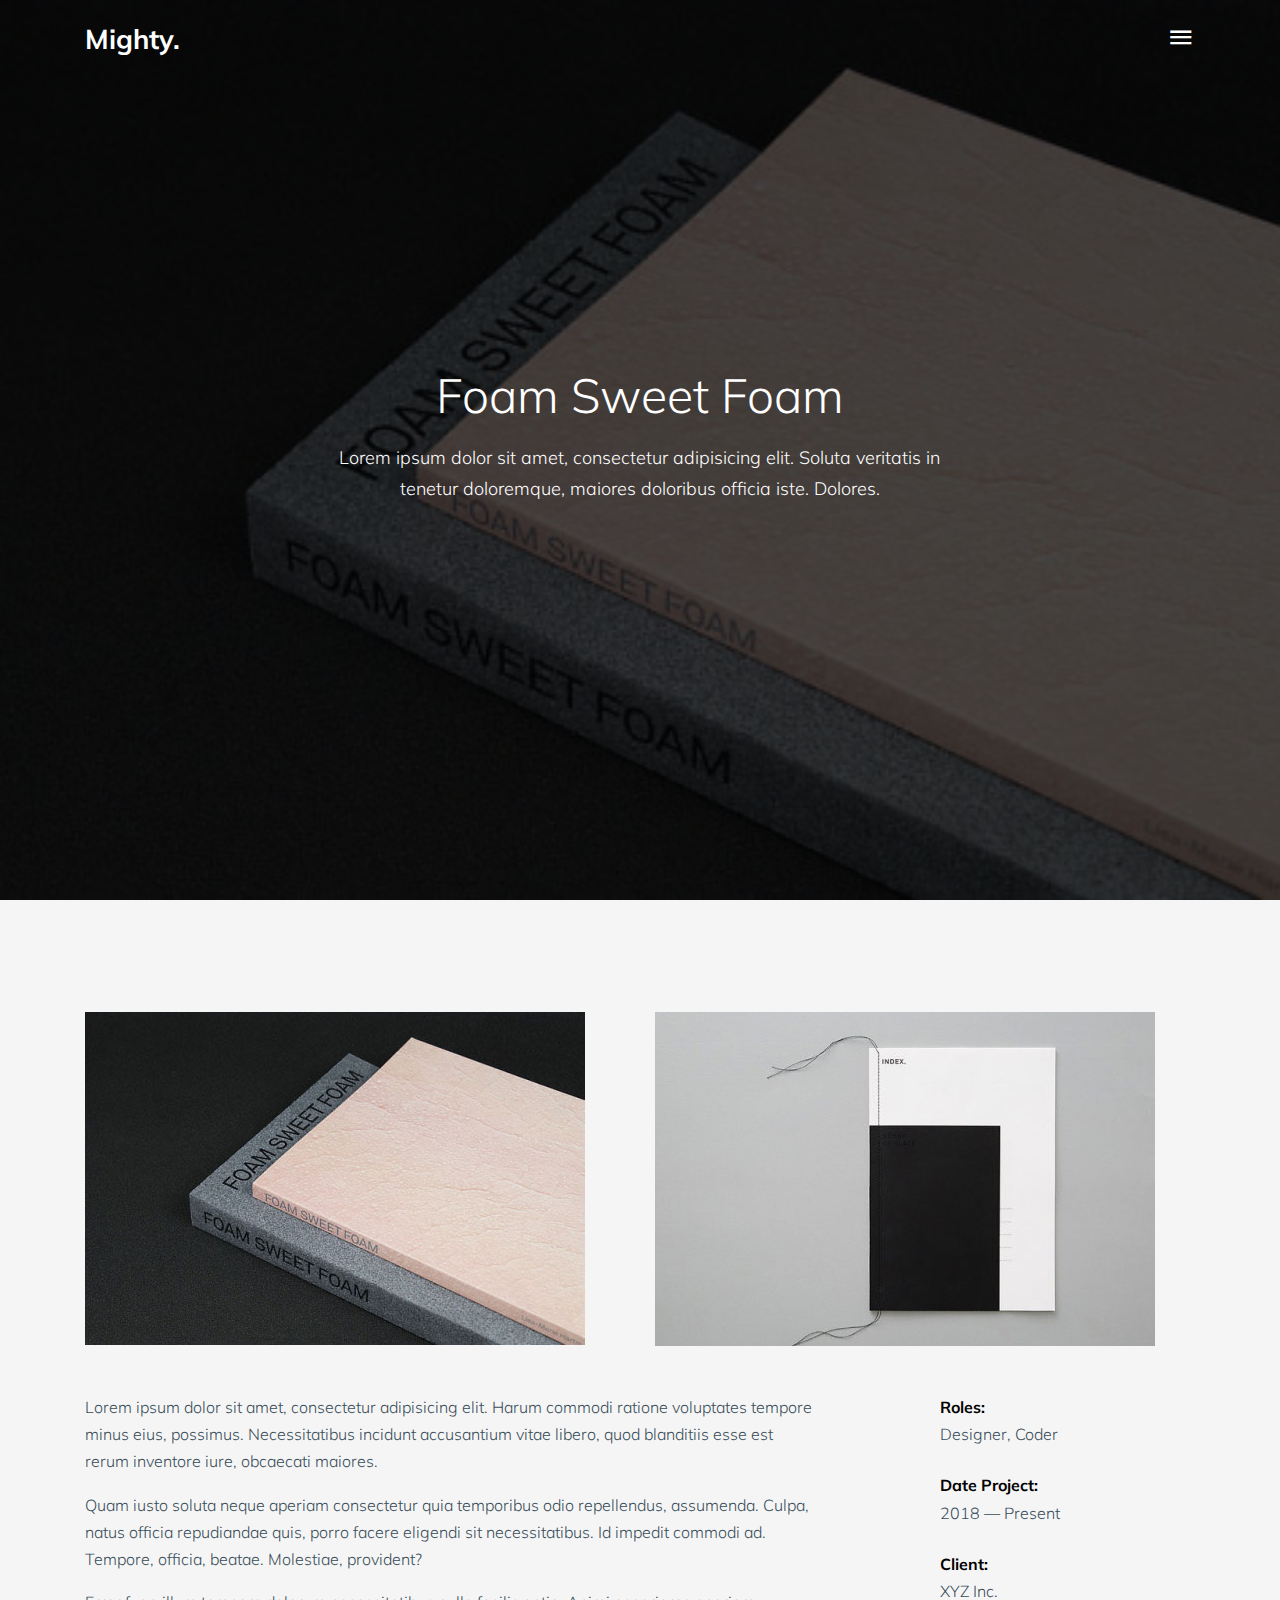
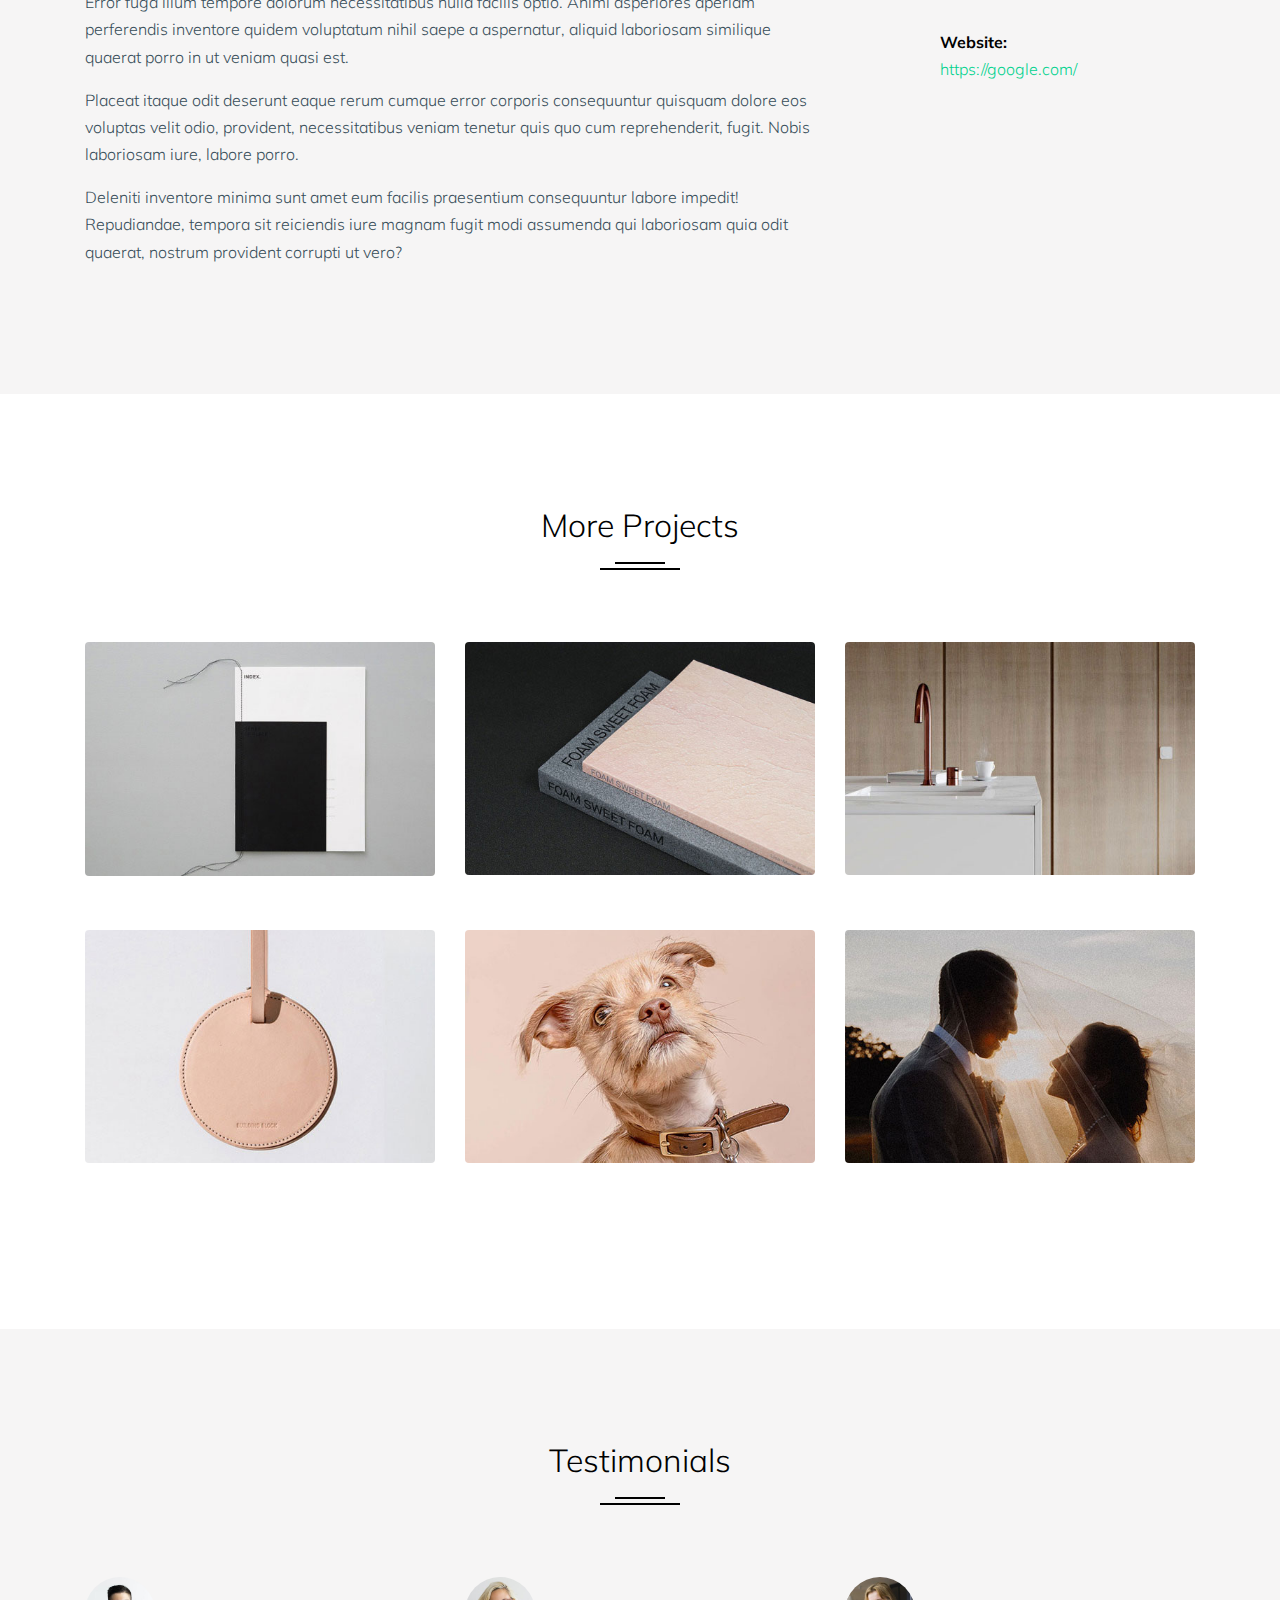
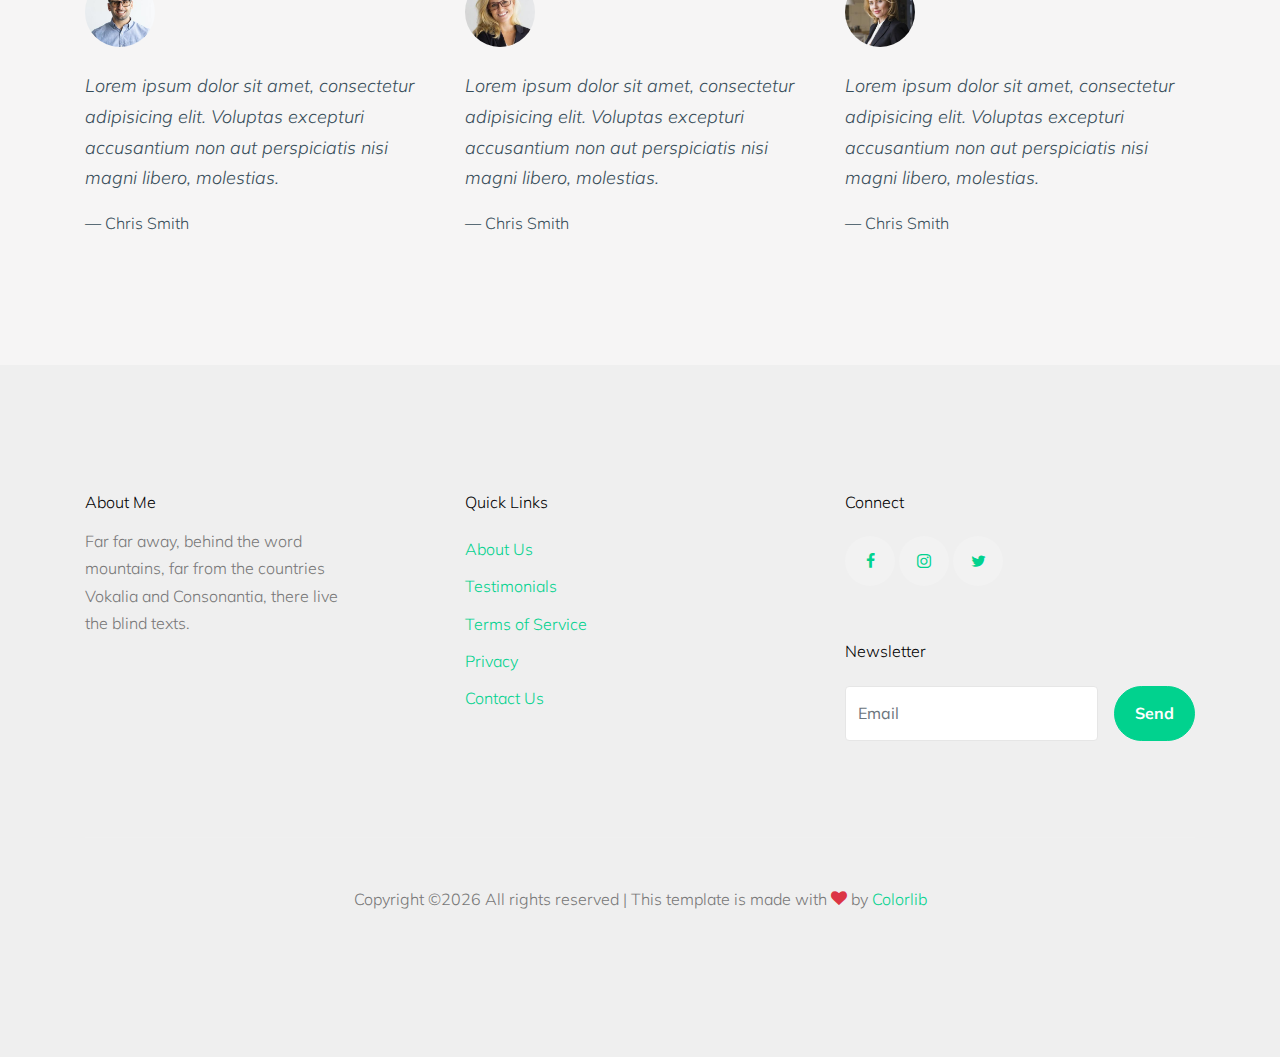
<file: mighty/work-single.html>
<!doctype html>
<html lang="en">

  <head>
    <title>Mighty &mdash; Website Template by Colorlib</title>
    <meta charset="utf-8">
    <meta name="viewport" content="width=device-width, initial-scale=1, shrink-to-fit=no">

    <link href="https://fonts.googleapis.com/css?family=Muli:400,700" rel="stylesheet">

    <link rel="stylesheet" href="fonts/icomoon/style.css">

    <link rel="stylesheet" href="css/bootstrap.min.css">
    <link rel="stylesheet" href="css/bootstrap-datepicker.css">
    <link rel="stylesheet" href="css/jquery.fancybox.min.css">
    <link rel="stylesheet" href="css/owl.carousel.min.css">
    <link rel="stylesheet" href="css/owl.theme.default.min.css">
    <link rel="stylesheet" href="fonts/flaticon/font/flaticon.css">
    <link rel="stylesheet" href="css/aos.css">

    <!-- MAIN CSS -->
    <link rel="stylesheet" href="css/style.css">

  </head>

  <body data-spy="scroll" data-target=".site-navbar-target" data-offset="300">

    
    <div class="site-wrap" id="home-section">

      <div class="site-mobile-menu site-navbar-target">
        <div class="site-mobile-menu-header">
          <div class="site-mobile-menu-close mt-3">
            <span class="icon-close2 js-menu-toggle"></span>
          </div>
        </div>
        <div class="site-mobile-menu-body"></div>
      </div>



      <header class="site-navbar site-navbar-target" role="banner">

        <div class="container">
          <div class="row align-items-center position-relative">

            <div class="col-3 ">
              <div class="site-logo">
                <a href="index.html" class="font-weight-bold">Mighty.</a>
              </div>
            </div>

            <div class="col-9  text-right">
              

              <span class="d-inline-block d-lg-block"><a href="#" class="text-white site-menu-toggle js-menu-toggle py-5 text-white"><span class="icon-menu h3 text-white"></span></a></span>

              

              <nav class="site-navigation text-right ml-auto d-none d-lg-none" role="navigation">
                <ul class="site-menu main-menu js-clone-nav ml-auto ">
                  <li><a href="index.html" class="nav-link">Home</a></li>
                  <li><a href="about.html" class="nav-link">About</a></li>
                  <li class="active"><a href="work.html" class="nav-link">Work</a></li>
                  <li><a href="journal.html" class="nav-link">Journal</a></li>
                  <li><a href="contact.html" class="nav-link">Contact</a></li>
                </ul>
              </nav>
            </div>

            
          </div>
        </div>

      </header>

    <div class="ftco-blocks-cover-1">
      <div class="site-section-cover overlay" style="background-image: url('images/img_2.jpg')">
        <div class="container">
          <div class="row align-items-center justify-content-center">
            <div class="col-md-7 text-center">
              <h1 class="mb-4 text-white">Foam Sweet Foam</h1>
              <p class="mb-4">Lorem ipsum dolor sit amet, consectetur adipisicing elit. Soluta veritatis in tenetur doloremque, maiores doloribus officia iste. Dolores.</p>
            </div>
          </div>
        </div>
      </div>
    </div>


    
    <div class="site-section bg-light">
      <div class="container">
        <div class="row justify-content-between mb-5">
          <div class="col-md-6">
            <img src="images/img_2.jpg" alt="Image" class="img-fluid">
          </div>
          <div class="col-md-6">
            <img src="images/img_1.jpg" alt="Image" class="img-fluid">
          </div>
        </div>
        <div class="row">
          <div class="col-md-8">

            <p>Lorem ipsum dolor sit amet, consectetur adipisicing elit. Harum commodi ratione voluptates tempore minus eius, possimus. Necessitatibus incidunt accusantium vitae libero, quod blanditiis esse est rerum inventore iure, obcaecati maiores.</p>
            <p>Quam iusto soluta neque aperiam consectetur quia temporibus odio repellendus, assumenda. Culpa, natus officia repudiandae quis, porro facere eligendi sit necessitatibus. Id impedit commodi ad. Tempore, officia, beatae. Molestiae, provident?</p>
            <p>Error fuga illum tempore dolorum necessitatibus nulla facilis optio. Animi asperiores aperiam perferendis inventore quidem voluptatum nihil saepe a aspernatur, aliquid laboriosam similique quaerat porro in ut veniam quasi est.</p>
            <p>Placeat itaque odit deserunt eaque rerum cumque error corporis consequuntur quisquam dolore eos voluptas velit odio, provident, necessitatibus veniam tenetur quis quo cum reprehenderit, fugit. Nobis laboriosam iure, labore porro.</p>
            <p>Deleniti inventore minima sunt amet eum facilis praesentium consequuntur labore impedit! Repudiandae, tempora sit reiciendis iure magnam fugit modi assumenda qui laboriosam quia odit quaerat, nostrum provident corrupti ut vero?</p>
          </div>
          <div class="col-md-3 ml-auto">
            <div class="mb-4">
            <strong class="text-black font-weight-bold">Roles:</strong>
            <p>Designer, Coder</p>
            </div>

            <div class="mb-4">
            <strong class="text-black font-weight-bold">Date Project:</strong>
            <p>2018 &mdash; Present</p>
            </div>

            <div class="mb-4">
            <strong class="text-black font-weight-bold">Client:</strong>
            <p>XYZ Inc.</p>
            </div>


            <div class="mb-4">
            <strong class="text-black font-weight-bold">Website:</strong>
            <p><a href="#" class="">https://google.com/</a></p>
            </div>

          </div>
        </div>
      </div>
    </div>

    <div class="site-section">
      <div class="container">

        <div class="row mb-5">
          <div class="col-md-7 mx-auto text-center">
            <h2 class="heading-29190">More Projects</h2>
          </div>
        </div>

        <div class="row">
          <div class="col-md-6 col-lg-4 mb-4">
            <div class="item web">
              <a href="work-single.html" class="item-wrap" data-fancybox="gal">
                <span class="icon-add"></span>
                <img class="img-fluid" src="images/img_1.jpg">
              </a>
            </div>
          </div>

          <div class="col-md-6 col-lg-4 mb-4">
            <div class="item web">
              <a href="work-single.html" class="item-wrap" data-fancybox="gal">
                <span class="icon-add"></span>
                <img class="img-fluid" src="images/img_2.jpg">
              </a>
            </div>
          </div>

          <div class="col-md-6 col-lg-4 mb-4">
            <div class="item web">
              <a href="work-single.html" class="item-wrap" data-fancybox="gal">
                <span class="icon-add"></span>
                <img class="img-fluid" src="images/img_3.jpg">
              </a>
            </div>
          </div>

          <div class="col-md-6 col-lg-4 mb-4">
            <div class="item web">
              <a href="work-single.html" class="item-wrap" data-fancybox="gal">
                <span class="icon-add"></span>
                <img class="img-fluid" src="images/img_4.jpg">
              </a>
            </div>
          </div>

          <div class="col-md-6 col-lg-4 mb-4">
            <div class="item web">
              <a href="work-single.html" class="item-wrap" data-fancybox="gal">
                <span class="icon-add"></span>
                <img class="img-fluid" src="images/img_5.jpg">
              </a>
            </div>
          </div>

          <div class="col-md-6 col-lg-4 mb-4">
            <div class="item web">
              <a href="work-single.html" class="item-wrap" data-fancybox="gal">
                <span class="icon-add"></span>
                <img class="img-fluid" src="images/img_6.jpg">
              </a>
            </div>
          </div>

        </div>

        
      </div>
    </div> <!-- END .site-section -->

    <div class="site-section bg-light">
      <div class="container">

        <div class="row mb-5">
          <div class="col-md-7 mx-auto text-center">
            <h2 class="heading-29190">Testimonials</h2>
          </div>
        </div>

        <div class="row">
          <div class="col-lg-4 col-md-6">
            
            <div>
              <div class="person-pic-39219 mb-4">
                <img src="images/person_1.jpg" alt="Image" class="img-fluid">
              </div>  
              
              <blockquote class="quote_39823">
                <p>Lorem ipsum dolor sit amet, consectetur adipisicing elit. Voluptas excepturi accusantium non aut perspiciatis nisi magni libero, molestias.</p>
              </blockquote>
              <p>&mdash; Chris Smith</p>
            </div>
          </div>
          <div class="col-lg-4 col-md-6">
            
            
            <div>
              <div class="person-pic-39219 mb-4">
                <img src="images/person_2.jpg" alt="Image" class="img-fluid">
              </div>  
              <blockquote class="quote_39823">
                <p>Lorem ipsum dolor sit amet, consectetur adipisicing elit. Voluptas excepturi accusantium non aut perspiciatis nisi magni libero, molestias.</p>
              </blockquote>
              <p>&mdash; Chris Smith</p>
            </div>

          </div>
          <div class="col-lg-4 col-md-6">
            
            <div>
              <div class="person-pic-39219 mb-4">
                <img src="images/person_3.jpg" alt="Image" class="img-fluid">
              </div>  
              <blockquote class="quote_39823">
                <p>Lorem ipsum dolor sit amet, consectetur adipisicing elit. Voluptas excepturi accusantium non aut perspiciatis nisi magni libero, molestias.</p>
              </blockquote>
              <p>&mdash; Chris Smith</p>
            </div>
          </div>
        </div>
      </div>
    </div>
    

    <footer class="site-footer">
      <div class="container">
        <div class="row">
          <div class="col-lg-3">
            <h2 class="footer-heading mb-3">About Me</h2>
                <p>Far far away, behind the word mountains, far from the countries Vokalia and Consonantia, there live the blind texts. </p>
          </div>
          <div class="col-lg-8 ml-auto">
            <div class="row">
              <div class="col-lg-6 ml-auto">
                <h2 class="footer-heading mb-4">Quick Links</h2>
                <ul class="list-unstyled">
                  <li><a href="#">About Us</a></li>
                  <li><a href="#">Testimonials</a></li>
                  <li><a href="#">Terms of Service</a></li>
                  <li><a href="#">Privacy</a></li>
                  <li><a href="#">Contact Us</a></li>
                </ul>
              </div>
              <div class="col-lg-6">
                <h2 class="footer-heading mb-4">Connect</h2>
                <div class="social_29128 white mb-5">
                  <a href="#"><span class="icon-facebook"></span></a>  
                  <a href="#"><span class="icon-instagram"></span></a>  
                  <a href="#"><span class="icon-twitter"></span></a>  
                 </div>
                <h2 class="footer-heading mb-4">Newsletter</h2>
                <form action="#" class="d-flex" class="subscribe">
                  <input type="text" class="form-control mr-3" placeholder="Email">
                  <input type="submit" value="Send" class="btn btn-primary">
                </form>
              </div>
              
            </div>
          </div>
        </div>
        <div class="row pt-5 mt-5 text-center">
          <div class="col-md-12">
            <div class="border-top pt-5">
              <p>
            <!-- Link back to Colorlib can't be removed. Template is licensed under CC BY 3.0. -->
            Copyright &copy;<script>document.write(new Date().getFullYear());</script> All rights reserved | This template is made with <i class="icon-heart text-danger" aria-hidden="true"></i> by <a href="https://colorlib.com" target="_blank" >Colorlib</a>
            <!-- Link back to Colorlib can't be removed. Template is licensed under CC BY 3.0. -->
            </p>
            </div>
          </div>

        </div>
      </div>
    </footer>

    </div>

    <script src="js/jquery-3.3.1.min.js"></script>
    <script src="js/jquery-migrate-3.0.0.js"></script>
    <script src="js/popper.min.js"></script>
    <script src="js/bootstrap.min.js"></script>
    <script src="js/owl.carousel.min.js"></script>
    <script src="js/jquery.sticky.js"></script>
    <script src="js/jquery.waypoints.min.js"></script>
    <script src="js/jquery.animateNumber.min.js"></script>
    <script src="js/jquery.fancybox.min.js"></script>
    <script src="js/jquery.stellar.min.js"></script>
    <script src="js/jquery.easing.1.3.js"></script>
    <script src="js/bootstrap-datepicker.min.js"></script>
    <script src="js/isotope.pkgd.min.js"></script>
    <script src="js/aos.js"></script>

    <script src="js/main.js"></script>

  </body>

</html>
</file>
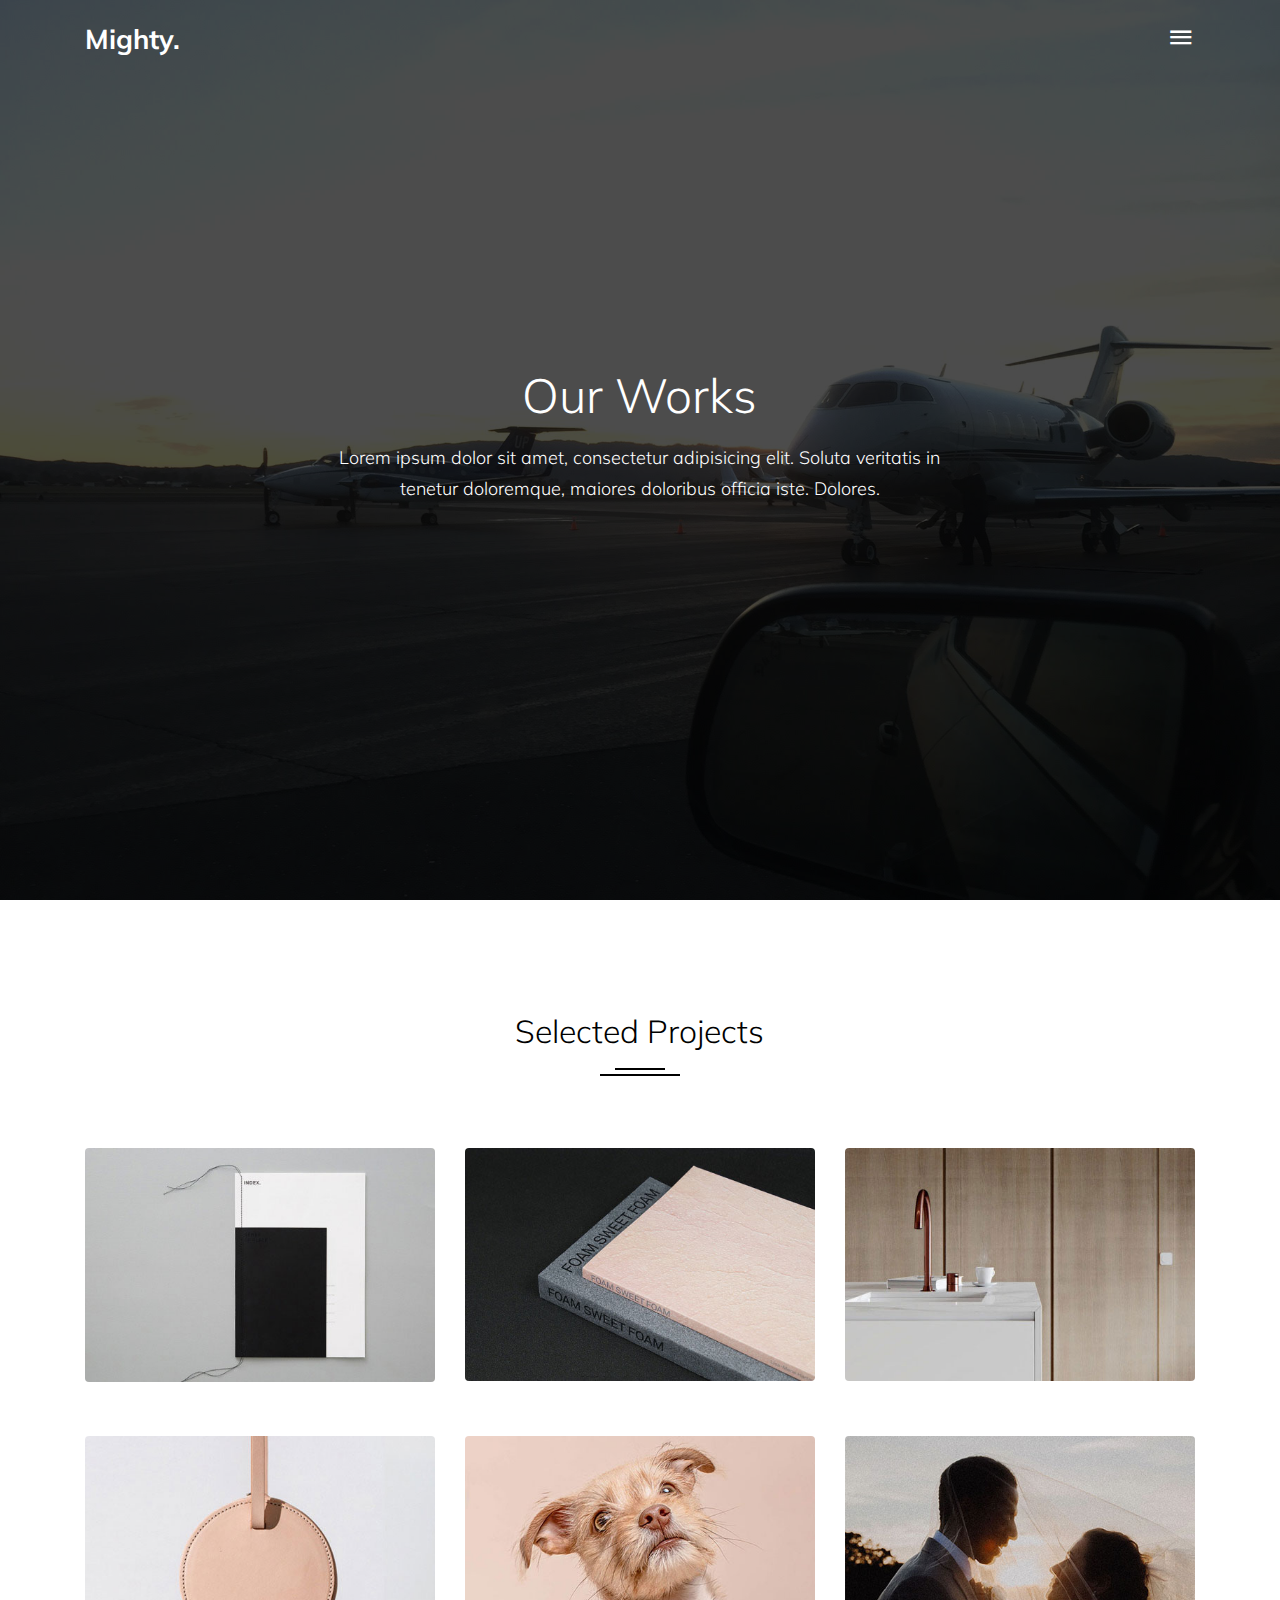
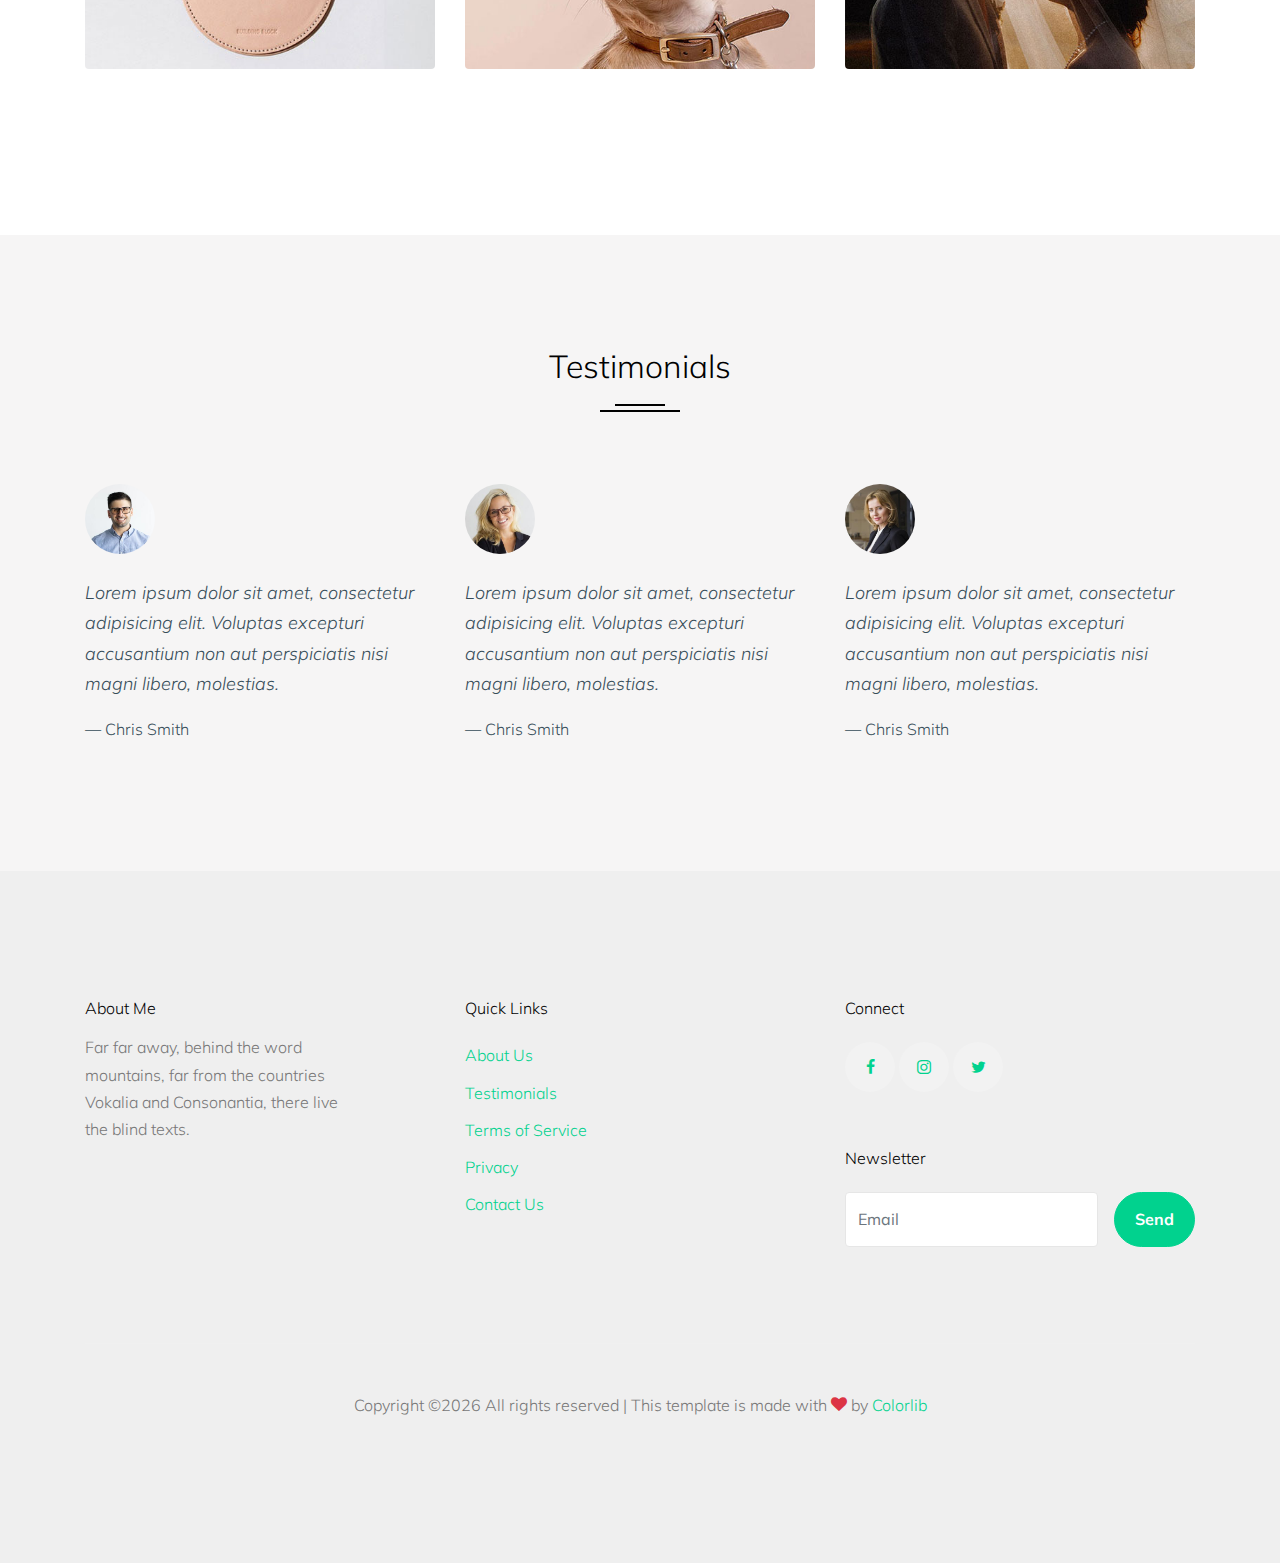
<file: mighty/work.html>
<!doctype html>
<html lang="en">

  <head>
    <title>Mighty &mdash; Website Template by Colorlib</title>
    <meta charset="utf-8">
    <meta name="viewport" content="width=device-width, initial-scale=1, shrink-to-fit=no">

    <link href="https://fonts.googleapis.com/css?family=Muli:400,700" rel="stylesheet">

    <link rel="stylesheet" href="fonts/icomoon/style.css">

    <link rel="stylesheet" href="css/bootstrap.min.css">
    <link rel="stylesheet" href="css/bootstrap-datepicker.css">
    <link rel="stylesheet" href="css/jquery.fancybox.min.css">
    <link rel="stylesheet" href="css/owl.carousel.min.css">
    <link rel="stylesheet" href="css/owl.theme.default.min.css">
    <link rel="stylesheet" href="fonts/flaticon/font/flaticon.css">
    <link rel="stylesheet" href="css/aos.css">

    <!-- MAIN CSS -->
    <link rel="stylesheet" href="css/style.css">

  </head>

  <body data-spy="scroll" data-target=".site-navbar-target" data-offset="300">

    
    <div class="site-wrap" id="home-section">

      <div class="site-mobile-menu site-navbar-target">
        <div class="site-mobile-menu-header">
          <div class="site-mobile-menu-close mt-3">
            <span class="icon-close2 js-menu-toggle"></span>
          </div>
        </div>
        <div class="site-mobile-menu-body"></div>
      </div>



      <header class="site-navbar site-navbar-target" role="banner">

        <div class="container">
          <div class="row align-items-center position-relative">

            <div class="col-3 ">
              <div class="site-logo">
                <a href="index.html" class="font-weight-bold">Mighty.</a>
              </div>
            </div>

            <div class="col-9  text-right">
              

              <span class="d-inline-block d-lg-block"><a href="#" class="text-white site-menu-toggle js-menu-toggle py-5 text-white"><span class="icon-menu h3 text-white"></span></a></span>

              

              <nav class="site-navigation text-right ml-auto d-none d-lg-none" role="navigation">
                <ul class="site-menu main-menu js-clone-nav ml-auto ">
                  <li><a href="index.html" class="nav-link">Home</a></li>
                  <li><a href="about.html" class="nav-link">About</a></li>
                  <li class="active"><a href="work.html" class="nav-link">Work</a></li>
                  <li><a href="journal.html" class="nav-link">Journal</a></li>
                  <li><a href="contact.html" class="nav-link">Contact</a></li>
                </ul>
              </nav>
            </div>

            
          </div>
        </div>

      </header>

    <div class="ftco-blocks-cover-1">
      <div class="site-section-cover overlay" style="background-image: url('images/hero_1.jpg')">
        <div class="container">
          <div class="row align-items-center justify-content-center">
            <div class="col-md-7 text-center">
              <h1 class="mb-4 text-white">Our Works</h1>
              <p class="mb-4">Lorem ipsum dolor sit amet, consectetur adipisicing elit. Soluta veritatis in tenetur doloremque, maiores doloribus officia iste. Dolores.</p>
            </div>
          </div>
        </div>
      </div>
    </div>




    <div class="site-section">
      <div class="container">

        <div class="row mb-5">
          <div class="col-md-7 mx-auto text-center">
            <h2 class="heading-29190">Selected Projects</h2>
          </div>
        </div>

        <div class="row">
          <div class="col-md-6 col-lg-4 mb-4">
            <div class="item web">
              <a href="work-single.html" class="item-wrap" data-fancybox="gal">
                <span class="icon-add"></span>
                <img class="img-fluid" src="images/img_1.jpg">
              </a>
            </div>
          </div>

          <div class="col-md-6 col-lg-4 mb-4">
            <div class="item web">
              <a href="work-single.html" class="item-wrap" data-fancybox="gal">
                <span class="icon-add"></span>
                <img class="img-fluid" src="images/img_2.jpg">
              </a>
            </div>
          </div>

          <div class="col-md-6 col-lg-4 mb-4">
            <div class="item web">
              <a href="work-single.html" class="item-wrap" data-fancybox="gal">
                <span class="icon-add"></span>
                <img class="img-fluid" src="images/img_3.jpg">
              </a>
            </div>
          </div>

          <div class="col-md-6 col-lg-4 mb-4">
            <div class="item web">
              <a href="work-single.html" class="item-wrap" data-fancybox="gal">
                <span class="icon-add"></span>
                <img class="img-fluid" src="images/img_4.jpg">
              </a>
            </div>
          </div>

          <div class="col-md-6 col-lg-4 mb-4">
            <div class="item web">
              <a href="work-single.html" class="item-wrap" data-fancybox="gal">
                <span class="icon-add"></span>
                <img class="img-fluid" src="images/img_5.jpg">
              </a>
            </div>
          </div>

          <div class="col-md-6 col-lg-4 mb-4">
            <div class="item web">
              <a href="work-single.html" class="item-wrap" data-fancybox="gal">
                <span class="icon-add"></span>
                <img class="img-fluid" src="images/img_6.jpg">
              </a>
            </div>
          </div>

        </div>

        
      </div>
    </div> <!-- END .site-section -->

    <div class="site-section bg-light">
      <div class="container">

        <div class="row mb-5">
          <div class="col-md-7 mx-auto text-center">
            <h2 class="heading-29190">Testimonials</h2>
          </div>
        </div>

        <div class="row">
          <div class="col-lg-4 col-md-6">
            
            <div>
              <div class="person-pic-39219 mb-4">
                <img src="images/person_1.jpg" alt="Image" class="img-fluid">
              </div>  
              
              <blockquote class="quote_39823">
                <p>Lorem ipsum dolor sit amet, consectetur adipisicing elit. Voluptas excepturi accusantium non aut perspiciatis nisi magni libero, molestias.</p>
              </blockquote>
              <p>&mdash; Chris Smith</p>
            </div>
          </div>
          <div class="col-lg-4 col-md-6">
            
            
            <div>
              <div class="person-pic-39219 mb-4">
                <img src="images/person_2.jpg" alt="Image" class="img-fluid">
              </div>  
              <blockquote class="quote_39823">
                <p>Lorem ipsum dolor sit amet, consectetur adipisicing elit. Voluptas excepturi accusantium non aut perspiciatis nisi magni libero, molestias.</p>
              </blockquote>
              <p>&mdash; Chris Smith</p>
            </div>

          </div>
          <div class="col-lg-4 col-md-6">
            
            <div>
              <div class="person-pic-39219 mb-4">
                <img src="images/person_3.jpg" alt="Image" class="img-fluid">
              </div>  
              <blockquote class="quote_39823">
                <p>Lorem ipsum dolor sit amet, consectetur adipisicing elit. Voluptas excepturi accusantium non aut perspiciatis nisi magni libero, molestias.</p>
              </blockquote>
              <p>&mdash; Chris Smith</p>
            </div>
          </div>
        </div>
      </div>
    </div>
    

    <footer class="site-footer">
      <div class="container">
        <div class="row">
          <div class="col-lg-3">
            <h2 class="footer-heading mb-3">About Me</h2>
                <p>Far far away, behind the word mountains, far from the countries Vokalia and Consonantia, there live the blind texts. </p>
          </div>
          <div class="col-lg-8 ml-auto">
            <div class="row">
              <div class="col-lg-6 ml-auto">
                <h2 class="footer-heading mb-4">Quick Links</h2>
                <ul class="list-unstyled">
                  <li><a href="#">About Us</a></li>
                  <li><a href="#">Testimonials</a></li>
                  <li><a href="#">Terms of Service</a></li>
                  <li><a href="#">Privacy</a></li>
                  <li><a href="#">Contact Us</a></li>
                </ul>
              </div>
              <div class="col-lg-6">
                <h2 class="footer-heading mb-4">Connect</h2>
                <div class="social_29128 white mb-5">
                  <a href="#"><span class="icon-facebook"></span></a>  
                  <a href="#"><span class="icon-instagram"></span></a>  
                  <a href="#"><span class="icon-twitter"></span></a>  
                 </div>
                <h2 class="footer-heading mb-4">Newsletter</h2>
                <form action="#" class="d-flex" class="subscribe">
                  <input type="text" class="form-control mr-3" placeholder="Email">
                  <input type="submit" value="Send" class="btn btn-primary">
                </form>
              </div>
              
            </div>
          </div>
        </div>
        <div class="row pt-5 mt-5 text-center">
          <div class="col-md-12">
            <div class="border-top pt-5">
              <p>
            <!-- Link back to Colorlib can't be removed. Template is licensed under CC BY 3.0. -->
            Copyright &copy;<script>document.write(new Date().getFullYear());</script> All rights reserved | This template is made with <i class="icon-heart text-danger" aria-hidden="true"></i> by <a href="https://colorlib.com" target="_blank" >Colorlib</a>
            <!-- Link back to Colorlib can't be removed. Template is licensed under CC BY 3.0. -->
            </p>
            </div>
          </div>

        </div>
      </div>
    </footer>

    </div>

    <script src="js/jquery-3.3.1.min.js"></script>
    <script src="js/jquery-migrate-3.0.0.js"></script>
    <script src="js/popper.min.js"></script>
    <script src="js/bootstrap.min.js"></script>
    <script src="js/owl.carousel.min.js"></script>
    <script src="js/jquery.sticky.js"></script>
    <script src="js/jquery.waypoints.min.js"></script>
    <script src="js/jquery.animateNumber.min.js"></script>
    <script src="js/jquery.fancybox.min.js"></script>
    <script src="js/jquery.stellar.min.js"></script>
    <script src="js/jquery.easing.1.3.js"></script>
    <script src="js/bootstrap-datepicker.min.js"></script>
    <script src="js/isotope.pkgd.min.js"></script>
    <script src="js/aos.js"></script>

    <script src="js/main.js"></script>

  </body>

</html>
</file>
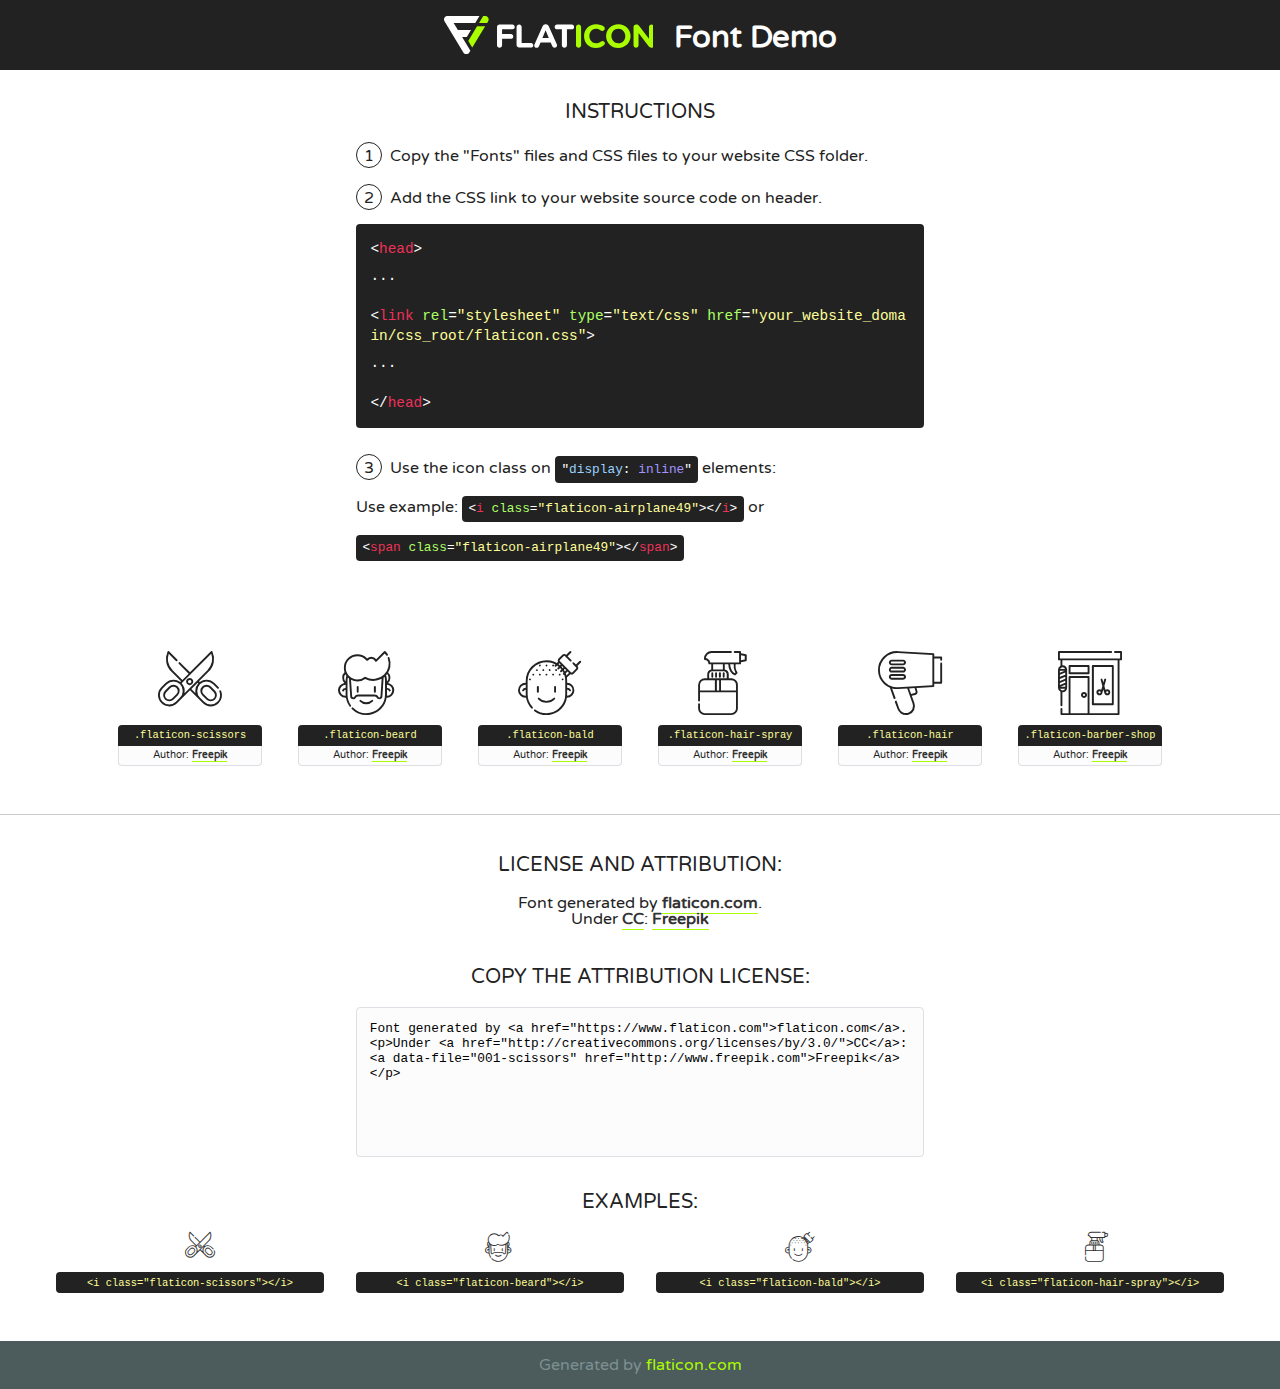
<file: fonts/flaticon/font/flaticon.html>
<!DOCTYPE html>
<!--
  Flaticon icon font: Flaticon
  Creation date: 23/07/2019 22:03
-->
<html>
<!DOCTYPE html>
<html>

<head>
    <title>Flaticon WebFont</title>
    <link href="http://fonts.googleapis.com/css?family=Varela+Round" rel="stylesheet" type="text/css" />
    <link rel="stylesheet" type="text/css" href="flaticon.css">
    <meta charset="UTF-8">
    <style>
    html, body, div, span, applet, object, iframe,
    h1, h2, h3, h4, h5, h6, p, blockquote, pre,
    a, abbr, acronym, address, big, cite, code,
    del, dfn, em, img, ins, kbd, q, s, samp,
    small, strike, strong, sub, sup, tt, var,
    b, u, i, center,
    dl, dt, dd, ol, ul, li,
    fieldset, form, label, legend,
    table, caption, tbody, tfoot, thead, tr, th, td,
    article, aside, canvas, details, embed, 
    figure, figcaption, footer, header, hgroup, 
    menu, nav, output, ruby, section, summary,
    time, mark, audio, video {
        margin: 0;
        padding: 0;
        border: 0;
        font-size: 100%;
        font: inherit;
        vertical-align: baseline;
    }
    /* HTML5 display-role reset for older browsers */
    article, aside, details, figcaption, figure, 
    footer, header, hgroup, menu, nav, section {
        display: block;
    }
    body {
        line-height: 1;
    }
    ol, ul {
        list-style: none;
    }
    blockquote, q {
        quotes: none;
    }
    blockquote:before, blockquote:after,
    q:before, q:after {
        content: '';
        content: none;
    }
    table {
        border-collapse: collapse;
        border-spacing: 0;
    }
    body {
        font-family: 'Varela Round', Helvetica, Arial, sans-serif;
        font-size: 16px;
        color: #222;
    }
    a {
        color: #333;
        border-bottom: 1px solid #a9fd00;
        font-weight: bold;
        text-decoration: none;
    }
    * {
        -moz-box-sizing: border-box;
        -webkit-box-sizing: border-box;
        box-sizing: border-box;
        margin: 0;
        padding: 0;
    }
    [class^="flaticon-"]:before, [class*=" flaticon-"]:before, [class^="flaticon-"]:after, [class*=" flaticon-"]:after {
        font-family: Flaticon;
        font-size: 30px;
        font-style: normal;
        margin-left: 20px;
        color: #333;
    }
    .wrapper {
        max-width: 600px;
        margin: auto;
        padding: 0 1em;
    }
    .title {
        font-size: 1.25em;
        text-align: center;
        margin-bottom: 1em;
        text-transform: uppercase;
    }
    header {
        text-align: center;
        background-color: #222;
        color: #fff;
        padding: 1em;
    }
    header .logo {
        width: 210px;
        height: 38px;
        display: inline-block;
        vertical-align: middle;
        margin-right: 1em;
        border: none;
    }
    header strong {
        font-size: 1.95em;
        font-weight: bold;
        vertical-align: middle;
        margin-top: 5px;
        display: inline-block;
    }
    .demo {
        margin: 2em auto;
        line-height: 1.25em;
    }
    .demo ul li {
        margin-bottom: 1em;
    }
    .demo ul li .num {
        color: #222;
        border-radius: 20px;
        display: inline-block;
        width: 26px;
        padding: 3px;
        height: 26px;
        text-align: center;
        margin-right: 0.5em;
        border: 1px solid #222;
    }
    .demo ul li code {
        background-color: #222;
        border-radius: 4px;
        padding: 0.25em 0.5em;
        display: inline-block;
        color: #fff;
        font-family: Consolas,Monaco,Lucida Console,Liberation Mono,DejaVu Sans Mono,Bitstream Vera Sans Mono,Courier New, monospace;
        font-weight: lighter;
        margin-top: 1em;
        font-size: 0.8em;
        word-break: break-all;
    }
    .demo ul li code.big {
        padding: 1em;
        font-size: 0.9em;
    }
    .demo ul li code .red {
        color: #EF3159;
    }
    .demo ul li code .green {
        color: #ACFF65;
    }
    .demo ul li code .yellow {
        color: #FFFF99;
    }
    .demo ul li code .blue {
        color: #99D3FF;
    }
    .demo ul li code .purple {
        color: #A295FF;
    }
    .demo ul li code .dots {
        margin-top: 0.5em;
        display: block;
    }
    #glyphs {
        border-bottom: 1px solid #ccc;
        padding: 2em 0;
        text-align: center;
    }
    .glyph {
        display: inline-block;
        width: 9em;
        margin: 1em;
        text-align: center;
        vertical-align: top;
        background: #FFF;
    }
    .glyph .glyph-icon {
        padding: 10px;
        display: block;
        font-family:"Flaticon";
        font-size: 64px;
        line-height: 1;
    }
    .glyph .glyph-icon:before {
        font-size: 64px;
        color: #222;
        margin-left: 0;
    }
    .class-name {
        font-size: 0.65em;
        background-color: #222;
        color: #fff;
        border-radius: 4px 4px 0 0;
        padding: 0.5em;
        color: #FFFF99;
        font-family: Consolas,Monaco,Lucida Console,Liberation Mono,DejaVu Sans Mono,Bitstream Vera Sans Mono,Courier New, monospace;
    }
    .author-name {
        font-size: 0.6em;
        background-color: #fcfcfd;
        border: 1px solid #DEDEE4;
        border-top: 0;
        border-radius: 0 0 4px 4px;
        padding: 0.5em;
    }
    .class-name:last-child {
        font-size: 10px;
        color:#888;
    }
    .class-name:last-child a {
        font-size: 10px;
        color:#555;
    }
    .class-name:last-child a:hover {
        color:#a9fd00;
    }
    .glyph > input {
        display: block;
        width: 100px;
        margin: 5px auto;
        text-align: center;
        font-size: 12px;
        cursor: text;
    }
    .glyph > input.icon-input {
        font-family:"Flaticon";
        font-size: 16px;
        margin-bottom: 10px;
    }
    .attribution .title {
        margin-top: 2em;
    }
    .attribution textarea {
        background-color: #fcfcfd;
        padding: 1em;
        border: none;
        box-shadow: none;
        border: 1px solid #DEDEE4;
        border-radius: 4px;
        resize: none;
        width: 100%;
        height: 150px;
        font-size: 0.8em;
        font-family: Consolas,Monaco,Lucida Console,Liberation Mono,DejaVu Sans Mono,Bitstream Vera Sans Mono,Courier New, monospace;
        -webkit-appearance: none;
    }
    .iconsuse {
        margin: 2em auto;
        text-align: center;
        max-width: 1200px;
    }
    .iconsuse:after {
        content: '';
        display: table;
        clear: both;
    }
    .iconsuse .image {
        float: left;
        width: 25%;
        padding: 0 1em;
    }
    .iconsuse .image p {
        margin-bottom: 1em;
    }
    .iconsuse .image span {
        display: block;
        font-size: 0.65em;
        background-color: #222;
        color: #fff;
        border-radius: 4px;
        padding: 0.5em;
        color: #FFFF99;
        margin-top: 1em;
        font-family: Consolas,Monaco,Lucida Console,Liberation Mono,DejaVu Sans Mono,Bitstream Vera Sans Mono,Courier New, monospace;
    }
    #footer {
        text-align: center;
        background-color: #4C5B5C;
        color: #7c9192;
        padding: 1em;
    }
    #footer a {
        border: none;
        color: #a9fd00;
        font-weight: normal;
    }
    @media (max-width: 960px) {
        .iconsuse .image {
            width: 50%;
        }
    }
    @media (max-width: 560px) {
        .iconsuse .image {
            width: 100%;
        }
    }
    </style>
</head>

<body class="characters-off">

    <header>
        <a href="https://www.flaticon.com" target="_blank" class="logo">
            <svg version="1.1" xmlns="http://www.w3.org/2000/svg" xmlns:xlink="http://www.w3.org/1999/xlink" xmlns:a="http://ns.adobe.com/AdobeSVGViewerExtensions/3.0/" viewBox="0 0 560.875 102.036" enable-background="new 0 0 560.875 102.036" xml:space="preserve">
                <defs>
                </defs>
                <g>
                    <g class="letters">
                        <path fill="#ffffff" d="M141.596,29.675c0-3.777,2.985-6.767,6.764-6.767h34.438c3.426,0,6.15,2.728,6.15,6.15
                        c0,3.43-2.724,6.149-6.15,6.149h-27.674v13.091h23.719c3.429,0,6.151,2.724,6.151,6.15c0,3.43-2.723,6.149-6.151,6.149h-23.719
                        v17.574c0,3.773-2.986,6.761-6.764,6.761c-3.779,0-6.764-2.989-6.764-6.761V29.675z"></path>
                        <path fill="#ffffff" d="M193.844,29.149c0-3.781,2.985-6.767,6.764-6.767c3.776,0,6.763,2.985,6.763,6.767v42.957h25.039
                        c3.426,0,6.149,2.726,6.149,6.153c0,3.425-2.723,6.15-6.149,6.15h-31.802c-3.779,0-6.764-2.986-6.764-6.768V29.149z"></path>
                        <path fill="#ffffff" d="M241.891,75.71l21.438-48.407c1.492-3.341,4.215-5.357,7.906-5.357h0.792
                        c3.686,0,6.323,2.017,7.815,5.357l21.439,48.407c0.436,0.967,0.701,1.845,0.701,2.723c0,3.602-2.809,6.501-6.414,6.501
                        c-3.161,0-5.269-1.845-6.499-4.655l-4.132-9.661h-27.059l-4.301,10.102c-1.144,2.631-3.426,4.214-6.237,4.214
                        c-3.517,0-6.24-2.81-6.24-6.325C241.1,77.64,241.451,76.677,241.891,75.71z M279.932,58.666l-8.521-20.297l-8.526,20.297H279.932
                        z"></path>
                        <path fill="#ffffff" d="M314.864,35.387H301.86c-3.429,0-6.239-2.813-6.239-6.238c0-3.429,2.811-6.24,6.239-6.24h39.533
                        c3.426,0,6.237,2.811,6.237,6.24c0,3.425-2.811,6.238-6.237,6.238h-13.001v42.785c0,3.773-2.99,6.761-6.764,6.761
                        c-3.779,0-6.764-2.989-6.764-6.761V35.387z"></path>
                        <path fill="#A9FD00" d="M352.615,29.149c0-3.781,2.985-6.767,6.767-6.767c3.774,0,6.761,2.985,6.761,6.767v49.024
                        c0,3.773-2.987,6.761-6.761,6.761c-3.781,0-6.767-2.989-6.767-6.761V29.149z"></path>
                        <path fill="#A9FD00" d="M374.132,53.836v-0.179c0-17.481,13.178-31.801,32.065-31.801c9.22,0,15.459,2.458,20.557,6.238
                        c1.402,1.054,2.637,2.985,2.637,5.357c0,3.692-2.985,6.59-6.681,6.59c-1.845,0-3.071-0.702-4.044-1.319
                        c-3.776-2.813-7.729-4.393-12.562-4.393c-10.364,0-17.831,8.611-17.831,19.154v0.173c0,10.542,7.291,19.329,17.831,19.329
                        c5.715,0,9.492-1.756,13.359-4.834c1.049-0.874,2.458-1.491,4.039-1.491c3.429,0,6.325,2.813,6.325,6.236
                        c0,2.106-1.056,3.78-2.282,4.834c-5.539,4.834-12.036,7.733-21.878,7.733C387.572,85.464,374.132,71.493,374.132,53.836z"></path>
                        <path fill="#A9FD00" d="M433.009,53.836v-0.179c0-17.481,13.79-31.801,32.766-31.801c18.981,0,32.592,14.143,32.592,31.628v0.173
                        c0,17.483-13.785,31.807-32.769,31.807C446.625,85.464,433.009,71.32,433.009,53.836z M484.224,53.836v-0.179
                        c0-10.539-7.725-19.326-18.626-19.326c-10.893,0-18.449,8.611-18.449,19.154v0.173c0,10.542,7.73,19.329,18.626,19.329
                        C476.676,72.986,484.224,64.378,484.224,53.836z"></path>
                        <path fill="#A9FD00" d="M506.233,29.321c0-3.774,2.99-6.763,6.767-6.763h1.401c3.252,0,5.183,1.583,7.029,3.953l26.093,34.265
                        V29.059c0-3.692,2.99-6.677,6.681-6.677c3.683,0,6.671,2.985,6.671,6.677v48.934c0,3.78-2.987,6.765-6.764,6.765h-0.436
                        c-3.257,0-5.188-1.581-7.034-3.953l-27.056-35.492v32.944c0,3.687-2.985,6.676-6.678,6.676c-3.683,0-6.673-2.989-6.673-6.676
                        V29.321z"></path>
                    </g>
                    <g class="insignia">
                        <path fill="#ffffff" d="M48.372,56.137h12.517l11.156-18.537H37.186L25.688,18.539h57.825L94.668,0H9.271
                        C5.925,0,2.842,1.801,1.198,4.716c-1.644,2.907-1.593,6.482,0.134,9.343l50.38,83.501c1.678,2.781,4.689,4.476,7.938,4.476
                        c3.246,0,6.257-1.695,7.935-4.476l2.898-4.804L48.372,56.137z"></path>
                        <g class="i">
                            <path fill="#A9FD00" d="M93.575,18.539h0.031v0.004l21.652,0.004l2.705-4.488c1.727-2.861,1.778-6.436,0.133-9.343
                            C116.454,1.801,113.371,0,110.026,0h-5.294L93.575,18.539z"></path>
                            <polygon fill="#A9FD00" points="88.291,27.356 64.725,66.486 75.519,84.404 109.942,27.356"></polygon>
                        </g>
                    </g>
                </g>
            </svg>
        </a>
        <strong>Font Demo</strong>
    </header>


    <section class="demo wrapper">

        <p class="title">Instructions</p>

        <ul>
            <li>
                <span class="num">1</span>Copy the "Fonts" files and CSS files to your website CSS folder.
            </li>
            <li>
                <span class="num">2</span>Add the CSS link to your website source code on header.
                <code class="big">
                    &lt;<span class="red">head</span>&gt;
                    <br/><span class="dots">...</span>
                    <br/>&lt;<span class="red">link</span> <span class="green">rel</span>=<span class="yellow">"stylesheet"</span> <span class="green">type</span>=<span class="yellow">"text/css"</span> <span class="green">href</span>=<span class="yellow">"your_website_domain/css_root/flaticon.css"</span>&gt;
                    <br/><span class="dots">...</span>
                    <br/>&lt;/<span class="red">head</span>&gt;
                </code>
            </li>

            <li>
                <p>
                    <span class="num">3</span>Use the icon class on <code>"<span class="blue">display</span>:<span class="purple"> inline</span>"</code> elements:
                    <br />
                    Use example: <code>&lt;<span class="red">i</span> <span class="green">class</span>=<span class="yellow">&quot;flaticon-airplane49&quot;</span>&gt;&lt;/<span class="red">i</span>&gt;</code> or <code>&lt;<span class="red">span</span> <span class="green">class</span>=<span class="yellow">&quot;flaticon-airplane49&quot;</span>&gt;&lt;/<span class="red">span</span>&gt;</code>
            </li>
        </ul>

    </section>




   <section id="glyphs">          
    
      
        <div class="glyph"><div class="glyph-icon flaticon-scissors"></div>
            <div class="class-name">.flaticon-scissors</div>
            <div class="author-name">Author: <a data-file="001-scissors" href="http://www.freepik.com">Freepik</a> </div> 
        </div>        
        
        <div class="glyph"><div class="glyph-icon flaticon-beard"></div>
            <div class="class-name">.flaticon-beard</div>
            <div class="author-name">Author: <a data-file="002-beard" href="http://www.freepik.com">Freepik</a> </div> 
        </div>        
        
        <div class="glyph"><div class="glyph-icon flaticon-bald"></div>
            <div class="class-name">.flaticon-bald</div>
            <div class="author-name">Author: <a data-file="003-bald" href="http://www.freepik.com">Freepik</a> </div> 
        </div>        
        
        <div class="glyph"><div class="glyph-icon flaticon-hair-spray"></div>
            <div class="class-name">.flaticon-hair-spray</div>
            <div class="author-name">Author: <a data-file="004-hair-spray" href="http://www.freepik.com">Freepik</a> </div> 
        </div>        
        
        <div class="glyph"><div class="glyph-icon flaticon-hair"></div>
            <div class="class-name">.flaticon-hair</div>
            <div class="author-name">Author: <a data-file="005-hair" href="http://www.freepik.com">Freepik</a> </div> 
        </div>        
        
        <div class="glyph"><div class="glyph-icon flaticon-barber-shop"></div>
            <div class="class-name">.flaticon-barber-shop</div>
            <div class="author-name">Author: <a data-file="006-barber-shop" href="http://www.freepik.com">Freepik</a> </div> 
        </div>        
        

    </section>



    <section class="attribution wrapper"   style="text-align:center;">

      <div class="title">License and attribution:</div><div class="attrDiv">Font generated by <a href="https://www.flaticon.com">flaticon.com</a>. <div><p>Under <a href="http://creativecommons.org/licenses/by/3.0/">CC</a>: <a data-file="001-scissors" href="http://www.freepik.com">Freepik</a></p>  </div>
      </div>
      <div class="title">Copy the Attribution License:</div>

    <textarea onclick="this.focus();this.select();">Font generated by &lt;a href=&quot;https://www.flaticon.com&quot;&gt;flaticon.com&lt;/a&gt;. <p>Under <a href="http://creativecommons.org/licenses/by/3.0/">CC</a>: <a data-file="001-scissors" href="http://www.freepik.com">Freepik</a></p>  
     </textarea>

    </section>

    <section class="iconsuse">

          <div class="title">Examples:</div>            
             
            <div class="image">
                <p>
                    <i class="glyph-icon flaticon-scissors"></i> 
                    <span>&lt;i class=&quot;flaticon-scissors&quot;&gt;&lt;/i&gt;</span>
                </p>
            </div>
            
            <div class="image">
                <p>
                    <i class="glyph-icon flaticon-beard"></i> 
                    <span>&lt;i class=&quot;flaticon-beard&quot;&gt;&lt;/i&gt;</span>
                </p>
            </div>
            
            <div class="image">
                <p>
                    <i class="glyph-icon flaticon-bald"></i> 
                    <span>&lt;i class=&quot;flaticon-bald&quot;&gt;&lt;/i&gt;</span>
                </p>
            </div>
            
            <div class="image">
                <p>
                    <i class="glyph-icon flaticon-hair-spray"></i> 
                    <span>&lt;i class=&quot;flaticon-hair-spray&quot;&gt;&lt;/i&gt;</span>
                </p>
            </div>
                       
        </div>
                            
    </section>

<div id="footer">
    <div>Generated by <a href="https://www.flaticon.com">flaticon.com</a>
    </div>
</div>



</body>
</html>
</file>
<file: fonts/icomoon/style.css>
@font-face {
  font-family: 'icomoon';
  src:  url('fonts/icomoon.eot?10si43');
  src:  url('fonts/icomoon.eot?10si43#iefix') format('embedded-opentype'),
    url('fonts/icomoon.ttf?10si43') format('truetype'),
    url('fonts/icomoon.woff?10si43') format('woff'),
    url('fonts/icomoon.svg?10si43#icomoon') format('svg');
  font-weight: normal;
  font-style: normal;
}

[class^="icon-"], [class*=" icon-"] {
  /* use !important to prevent issues with browser extensions that change fonts */
  font-family: 'icomoon' !important;
  speak: none;
  font-style: normal;
  font-weight: normal;
  font-variant: normal;
  text-transform: none;
  line-height: 1;

  /* Better Font Rendering =========== */
  -webkit-font-smoothing: antialiased;
  -moz-osx-font-smoothing: grayscale;
}

.icon-asterisk:before {
  content: "\f069";
}
.icon-plus:before {
  content: "\f067";
}
.icon-question:before {
  content: "\f128";
}
.icon-minus:before {
  content: "\f068";
}
.icon-glass:before {
  content: "\f000";
}
.icon-music:before {
  content: "\f001";
}
.icon-search:before {
  content: "\f002";
}
.icon-envelope-o:before {
  content: "\f003";
}
.icon-heart:before {
  content: "\f004";
}
.icon-star:before {
  content: "\f005";
}
.icon-star-o:before {
  content: "\f006";
}
.icon-user:before {
  content: "\f007";
}
.icon-film:before {
  content: "\f008";
}
.icon-th-large:before {
  content: "\f009";
}
.icon-th:before {
  content: "\f00a";
}
.icon-th-list:before {
  content: "\f00b";
}
.icon-check:before {
  content: "\f00c";
}
.icon-close:before {
  content: "\f00d";
}
.icon-remove:before {
  content: "\f00d";
}
.icon-times:before {
  content: "\f00d";
}
.icon-search-plus:before {
  content: "\f00e";
}
.icon-search-minus:before {
  content: "\f010";
}
.icon-power-off:before {
  content: "\f011";
}
.icon-signal:before {
  content: "\f012";
}
.icon-cog:before {
  content: "\f013";
}
.icon-gear:before {
  content: "\f013";
}
.icon-trash-o:before {
  content: "\f014";
}
.icon-home:before {
  content: "\f015";
}
.icon-file-o:before {
  content: "\f016";
}
.icon-clock-o:before {
  content: "\f017";
}
.icon-road:before {
  content: "\f018";
}
.icon-download:before {
  content: "\f019";
}
.icon-arrow-circle-o-down:before {
  content: "\f01a";
}
.icon-arrow-circle-o-up:before {
  content: "\f01b";
}
.icon-inbox:before {
  content: "\f01c";
}
.icon-play-circle-o:before {
  content: "\f01d";
}
.icon-repeat:before {
  content: "\f01e";
}
.icon-rotate-right:before {
  content: "\f01e";
}
.icon-refresh:before {
  content: "\f021";
}
.icon-list-alt:before {
  content: "\f022";
}
.icon-lock:before {
  content: "\f023";
}
.icon-flag:before {
  content: "\f024";
}
.icon-headphones:before {
  content: "\f025";
}
.icon-volume-off:before {
  content: "\f026";
}
.icon-volume-down:before {
  content: "\f027";
}
.icon-volume-up:before {
  content: "\f028";
}
.icon-qrcode:before {
  content: "\f029";
}
.icon-barcode:before {
  content: "\f02a";
}
.icon-tag:before {
  content: "\f02b";
}
.icon-tags:before {
  content: "\f02c";
}
.icon-book:before {
  content: "\f02d";
}
.icon-bookmark:before {
  content: "\f02e";
}
.icon-print:before {
  content: "\f02f";
}
.icon-camera:before {
  content: "\f030";
}
.icon-font:before {
  content: "\f031";
}
.icon-bold:before {
  content: "\f032";
}
.icon-italic:before {
  content: "\f033";
}
.icon-text-height:before {
  content: "\f034";
}
.icon-text-width:before {
  content: "\f035";
}
.icon-align-left:before {
  content: "\f036";
}
.icon-align-center:before {
  content: "\f037";
}
.icon-align-right:before {
  content: "\f038";
}
.icon-align-justify:before {
  content: "\f039";
}
.icon-list:before {
  content: "\f03a";
}
.icon-dedent:before {
  content: "\f03b";
}
.icon-outdent:before {
  content: "\f03b";
}
.icon-indent:before {
  content: "\f03c";
}
.icon-video-camera:before {
  content: "\f03d";
}
.icon-image:before {
  content: "\f03e";
}
.icon-photo:before {
  content: "\f03e";
}
.icon-picture-o:before {
  content: "\f03e";
}
.icon-pencil:before {
  content: "\f040";
}
.icon-map-marker:before {
  content: "\f041";
}
.icon-adjust:before {
  content: "\f042";
}
.icon-tint:before {
  content: "\f043";
}
.icon-edit:before {
  content: "\f044";
}
.icon-pencil-square-o:before {
  content: "\f044";
}
.icon-share-square-o:before {
  content: "\f045";
}
.icon-check-square-o:before {
  content: "\f046";
}
.icon-arrows:before {
  content: "\f047";
}
.icon-step-backward:before {
  content: "\f048";
}
.icon-fast-backward:before {
  content: "\f049";
}
.icon-backward:before {
  content: "\f04a";
}
.icon-play:before {
  content: "\f04b";
}
.icon-pause:before {
  content: "\f04c";
}
.icon-stop:before {
  content: "\f04d";
}
.icon-forward:before {
  content: "\f04e";
}
.icon-fast-forward:before {
  content: "\f050";
}
.icon-step-forward:before {
  content: "\f051";
}
.icon-eject:before {
  content: "\f052";
}
.icon-chevron-left:before {
  content: "\f053";
}
.icon-chevron-right:before {
  content: "\f054";
}
.icon-plus-circle:before {
  content: "\f055";
}
.icon-minus-circle:before {
  content: "\f056";
}
.icon-times-circle:before {
  content: "\f057";
}
.icon-check-circle:before {
  content: "\f058";
}
.icon-question-circle:before {
  content: "\f059";
}
.icon-info-circle:before {
  content: "\f05a";
}
.icon-crosshairs:before {
  content: "\f05b";
}
.icon-times-circle-o:before {
  content: "\f05c";
}
.icon-check-circle-o:before {
  content: "\f05d";
}
.icon-ban:before {
  content: "\f05e";
}
.icon-arrow-left:before {
  content: "\f060";
}
.icon-arrow-right:before {
  content: "\f061";
}
.icon-arrow-up:before {
  content: "\f062";
}
.icon-arrow-down:before {
  content: "\f063";
}
.icon-mail-forward:before {
  content: "\f064";
}
.icon-share:before {
  content: "\f064";
}
.icon-expand:before {
  content: "\f065";
}
.icon-compress:before {
  content: "\f066";
}
.icon-exclamation-circle:before {
  content: "\f06a";
}
.icon-gift:before {
  content: "\f06b";
}
.icon-leaf:before {
  content: "\f06c";
}
.icon-fire:before {
  content: "\f06d";
}
.icon-eye:before {
  content: "\f06e";
}
.icon-eye-slash:before {
  content: "\f070";
}
.icon-exclamation-triangle:before {
  content: "\f071";
}
.icon-warning:before {
  content: "\f071";
}
.icon-plane:before {
  content: "\f072";
}
.icon-calendar:before {
  content: "\f073";
}
.icon-random:before {
  content: "\f074";
}
.icon-comment:before {
  content: "\f075";
}
.icon-magnet:before {
  content: "\f076";
}
.icon-chevron-up:before {
  content: "\f077";
}
.icon-chevron-down:before {
  content: "\f078";
}
.icon-retweet:before {
  content: "\f079";
}
.icon-shopping-cart:before {
  content: "\f07a";
}
.icon-folder:before {
  content: "\f07b";
}
.icon-folder-open:before {
  content: "\f07c";
}
.icon-arrows-v:before {
  content: "\f07d";
}
.icon-arrows-h:before {
  content: "\f07e";
}
.icon-bar-chart:before {
  content: "\f080";
}
.icon-bar-chart-o:before {
  content: "\f080";
}
.icon-twitter-square:before {
  content: "\f081";
}
.icon-facebook-square:before {
  content: "\f082";
}
.icon-camera-retro:before {
  content: "\f083";
}
.icon-key:before {
  content: "\f084";
}
.icon-cogs:before {
  content: "\f085";
}
.icon-gears:before {
  content: "\f085";
}
.icon-comments:before {
  content: "\f086";
}
.icon-thumbs-o-up:before {
  content: "\f087";
}
.icon-thumbs-o-down:before {
  content: "\f088";
}
.icon-star-half:before {
  content: "\f089";
}
.icon-heart-o:before {
  content: "\f08a";
}
.icon-sign-out:before {
  content: "\f08b";
}
.icon-linkedin-square:before {
  content: "\f08c";
}
.icon-thumb-tack:before {
  content: "\f08d";
}
.icon-external-link:before {
  content: "\f08e";
}
.icon-sign-in:before {
  content: "\f090";
}
.icon-trophy:before {
  content: "\f091";
}
.icon-github-square:before {
  content: "\f092";
}
.icon-upload:before {
  content: "\f093";
}
.icon-lemon-o:before {
  content: "\f094";
}
.icon-phone:before {
  content: "\f095";
}
.icon-square-o:before {
  content: "\f096";
}
.icon-bookmark-o:before {
  content: "\f097";
}
.icon-phone-square:before {
  content: "\f098";
}
.icon-twitter:before {
  content: "\f099";
}
.icon-facebook:before {
  content: "\f09a";
}
.icon-facebook-f:before {
  content: "\f09a";
}
.icon-github:before {
  content: "\f09b";
}
.icon-unlock:before {
  content: "\f09c";
}
.icon-credit-card:before {
  content: "\f09d";
}
.icon-feed:before {
  content: "\f09e";
}
.icon-rss:before {
  content: "\f09e";
}
.icon-hdd-o:before {
  content: "\f0a0";
}
.icon-bullhorn:before {
  content: "\f0a1";
}
.icon-bell-o:before {
  content: "\f0a2";
}
.icon-certificate:before {
  content: "\f0a3";
}
.icon-hand-o-right:before {
  content: "\f0a4";
}
.icon-hand-o-left:before {
  content: "\f0a5";
}
.icon-hand-o-up:before {
  content: "\f0a6";
}
.icon-hand-o-down:before {
  content: "\f0a7";
}
.icon-arrow-circle-left:before {
  content: "\f0a8";
}
.icon-arrow-circle-right:before {
  content: "\f0a9";
}
.icon-arrow-circle-up:before {
  content: "\f0aa";
}
.icon-arrow-circle-down:before {
  content: "\f0ab";
}
.icon-globe:before {
  content: "\f0ac";
}
.icon-wrench:before {
  content: "\f0ad";
}
.icon-tasks:before {
  content: "\f0ae";
}
.icon-filter:before {
  content: "\f0b0";
}
.icon-briefcase:before {
  content: "\f0b1";
}
.icon-arrows-alt:before {
  content: "\f0b2";
}
.icon-group:before {
  content: "\f0c0";
}
.icon-users:before {
  content: "\f0c0";
}
.icon-chain:before {
  content: "\f0c1";
}
.icon-link:before {
  content: "\f0c1";
}
.icon-cloud:before {
  content: "\f0c2";
}
.icon-flask:before {
  content: "\f0c3";
}
.icon-cut:before {
  content: "\f0c4";
}
.icon-scissors:before {
  content: "\f0c4";
}
.icon-copy:before {
  content: "\f0c5";
}
.icon-files-o:before {
  content: "\f0c5";
}
.icon-paperclip:before {
  content: "\f0c6";
}
.icon-floppy-o:before {
  content: "\f0c7";
}
.icon-save:before {
  content: "\f0c7";
}
.icon-square:before {
  content: "\f0c8";
}
.icon-bars:before {
  content: "\f0c9";
}
.icon-navicon:before {
  content: "\f0c9";
}
.icon-reorder:before {
  content: "\f0c9";
}
.icon-list-ul:before {
  content: "\f0ca";
}
.icon-list-ol:before {
  content: "\f0cb";
}
.icon-strikethrough:before {
  content: "\f0cc";
}
.icon-underline:before {
  content: "\f0cd";
}
.icon-table:before {
  content: "\f0ce";
}
.icon-magic:before {
  content: "\f0d0";
}
.icon-truck:before {
  content: "\f0d1";
}
.icon-pinterest:before {
  content: "\f0d2";
}
.icon-pinterest-square:before {
  content: "\f0d3";
}
.icon-google-plus-square:before {
  content: "\f0d4";
}
.icon-google-plus:before {
  content: "\f0d5";
}
.icon-money:before {
  content: "\f0d6";
}
.icon-caret-down:before {
  content: "\f0d7";
}
.icon-caret-up:before {
  content: "\f0d8";
}
.icon-caret-left:before {
  content: "\f0d9";
}
.icon-caret-right:before {
  content: "\f0da";
}
.icon-columns:before {
  content: "\f0db";
}
.icon-sort:before {
  content: "\f0dc";
}
.icon-unsorted:before {
  content: "\f0dc";
}
.icon-sort-desc:before {
  content: "\f0dd";
}
.icon-sort-down:before {
  content: "\f0dd";
}
.icon-sort-asc:before {
  content: "\f0de";
}
.icon-sort-up:before {
  content: "\f0de";
}
.icon-envelope:before {
  content: "\f0e0";
}
.icon-linkedin:before {
  content: "\f0e1";
}
.icon-rotate-left:before {
  content: "\f0e2";
}
.icon-undo:before {
  content: "\f0e2";
}
.icon-gavel:before {
  content: "\f0e3";
}
.icon-legal:before {
  content: "\f0e3";
}
.icon-dashboard:before {
  content: "\f0e4";
}
.icon-tachometer:before {
  content: "\f0e4";
}
.icon-comment-o:before {
  content: "\f0e5";
}
.icon-comments-o:before {
  content: "\f0e6";
}
.icon-bolt:before {
  content: "\f0e7";
}
.icon-flash:before {
  content: "\f0e7";
}
.icon-sitemap:before {
  content: "\f0e8";
}
.icon-umbrella:before {
  content: "\f0e9";
}
.icon-clipboard:before {
  content: "\f0ea";
}
.icon-paste:before {
  content: "\f0ea";
}
.icon-lightbulb-o:before {
  content: "\f0eb";
}
.icon-exchange:before {
  content: "\f0ec";
}
.icon-cloud-download:before {
  content: "\f0ed";
}
.icon-cloud-upload:before {
  content: "\f0ee";
}
.icon-user-md:before {
  content: "\f0f0";
}
.icon-stethoscope:before {
  content: "\f0f1";
}
.icon-suitcase:before {
  content: "\f0f2";
}
.icon-bell:before {
  content: "\f0f3";
}
.icon-coffee:before {
  content: "\f0f4";
}
.icon-cutlery:before {
  content: "\f0f5";
}
.icon-file-text-o:before {
  content: "\f0f6";
}
.icon-building-o:before {
  content: "\f0f7";
}
.icon-hospital-o:before {
  content: "\f0f8";
}
.icon-ambulance:before {
  content: "\f0f9";
}
.icon-medkit:before {
  content: "\f0fa";
}
.icon-fighter-jet:before {
  content: "\f0fb";
}
.icon-beer:before {
  content: "\f0fc";
}
.icon-h-square:before {
  content: "\f0fd";
}
.icon-plus-square:before {
  content: "\f0fe";
}
.icon-angle-double-left:before {
  content: "\f100";
}
.icon-angle-double-right:before {
  content: "\f101";
}
.icon-angle-double-up:before {
  content: "\f102";
}
.icon-angle-double-down:before {
  content: "\f103";
}
.icon-angle-left:before {
  content: "\f104";
}
.icon-angle-right:before {
  content: "\f105";
}
.icon-angle-up:before {
  content: "\f106";
}
.icon-angle-down:before {
  content: "\f107";
}
.icon-desktop:before {
  content: "\f108";
}
.icon-laptop:before {
  content: "\f109";
}
.icon-tablet:before {
  content: "\f10a";
}
.icon-mobile:before {
  content: "\f10b";
}
.icon-mobile-phone:before {
  content: "\f10b";
}
.icon-circle-o:before {
  content: "\f10c";
}
.icon-quote-left:before {
  content: "\f10d";
}
.icon-quote-right:before {
  content: "\f10e";
}
.icon-spinner:before {
  content: "\f110";
}
.icon-circle:before {
  content: "\f111";
}
.icon-mail-reply:before {
  content: "\f112";
}
.icon-reply:before {
  content: "\f112";
}
.icon-github-alt:before {
  content: "\f113";
}
.icon-folder-o:before {
  content: "\f114";
}
.icon-folder-open-o:before {
  content: "\f115";
}
.icon-smile-o:before {
  content: "\f118";
}
.icon-frown-o:before {
  content: "\f119";
}
.icon-meh-o:before {
  content: "\f11a";
}
.icon-gamepad:before {
  content: "\f11b";
}
.icon-keyboard-o:before {
  content: "\f11c";
}
.icon-flag-o:before {
  content: "\f11d";
}
.icon-flag-checkered:before {
  content: "\f11e";
}
.icon-terminal:before {
  content: "\f120";
}
.icon-code:before {
  content: "\f121";
}
.icon-mail-reply-all:before {
  content: "\f122";
}
.icon-reply-all:before {
  content: "\f122";
}
.icon-star-half-empty:before {
  content: "\f123";
}
.icon-star-half-full:before {
  content: "\f123";
}
.icon-star-half-o:before {
  content: "\f123";
}
.icon-location-arrow:before {
  content: "\f124";
}
.icon-crop:before {
  content: "\f125";
}
.icon-code-fork:before {
  content: "\f126";
}
.icon-chain-broken:before {
  content: "\f127";
}
.icon-unlink:before {
  content: "\f127";
}
.icon-info:before {
  content: "\f129";
}
.icon-exclamation:before {
  content: "\f12a";
}
.icon-superscript:before {
  content: "\f12b";
}
.icon-subscript:before {
  content: "\f12c";
}
.icon-eraser:before {
  content: "\f12d";
}
.icon-puzzle-piece:before {
  content: "\f12e";
}
.icon-microphone:before {
  content: "\f130";
}
.icon-microphone-slash:before {
  content: "\f131";
}
.icon-shield:before {
  content: "\f132";
}
.icon-calendar-o:before {
  content: "\f133";
}
.icon-fire-extinguisher:before {
  content: "\f134";
}
.icon-rocket:before {
  content: "\f135";
}
.icon-maxcdn:before {
  content: "\f136";
}
.icon-chevron-circle-left:before {
  content: "\f137";
}
.icon-chevron-circle-right:before {
  content: "\f138";
}
.icon-chevron-circle-up:before {
  content: "\f139";
}
.icon-chevron-circle-down:before {
  content: "\f13a";
}
.icon-html5:before {
  content: "\f13b";
}
.icon-css3:before {
  content: "\f13c";
}
.icon-anchor:before {
  content: "\f13d";
}
.icon-unlock-alt:before {
  content: "\f13e";
}
.icon-bullseye:before {
  content: "\f140";
}
.icon-ellipsis-h:before {
  content: "\f141";
}
.icon-ellipsis-v:before {
  content: "\f142";
}
.icon-rss-square:before {
  content: "\f143";
}
.icon-play-circle:before {
  content: "\f144";
}
.icon-ticket:before {
  content: "\f145";
}
.icon-minus-square:before {
  content: "\f146";
}
.icon-minus-square-o:before {
  content: "\f147";
}
.icon-level-up:before {
  content: "\f148";
}
.icon-level-down:before {
  content: "\f149";
}
.icon-check-square:before {
  content: "\f14a";
}
.icon-pencil-square:before {
  content: "\f14b";
}
.icon-external-link-square:before {
  content: "\f14c";
}
.icon-share-square:before {
  content: "\f14d";
}
.icon-compass:before {
  content: "\f14e";
}
.icon-caret-square-o-down:before {
  content: "\f150";
}
.icon-toggle-down:before {
  content: "\f150";
}
.icon-caret-square-o-up:before {
  content: "\f151";
}
.icon-toggle-up:before {
  content: "\f151";
}
.icon-caret-square-o-right:before {
  content: "\f152";
}
.icon-toggle-right:before {
  content: "\f152";
}
.icon-eur:before {
  content: "\f153";
}
.icon-euro:before {
  content: "\f153";
}
.icon-gbp:before {
  content: "\f154";
}
.icon-dollar:before {
  content: "\f155";
}
.icon-usd:before {
  content: "\f155";
}
.icon-inr:before {
  content: "\f156";
}
.icon-rupee:before {
  content: "\f156";
}
.icon-cny:before {
  content: "\f157";
}
.icon-jpy:before {
  content: "\f157";
}
.icon-rmb:before {
  content: "\f157";
}
.icon-yen:before {
  content: "\f157";
}
.icon-rouble:before {
  content: "\f158";
}
.icon-rub:before {
  content: "\f158";
}
.icon-ruble:before {
  content: "\f158";
}
.icon-krw:before {
  content: "\f159";
}
.icon-won:before {
  content: "\f159";
}
.icon-bitcoin:before {
  content: "\f15a";
}
.icon-btc:before {
  content: "\f15a";
}
.icon-file:before {
  content: "\f15b";
}
.icon-file-text:before {
  content: "\f15c";
}
.icon-sort-alpha-asc:before {
  content: "\f15d";
}
.icon-sort-alpha-desc:before {
  content: "\f15e";
}
.icon-sort-amount-asc:before {
  content: "\f160";
}
.icon-sort-amount-desc:before {
  content: "\f161";
}
.icon-sort-numeric-asc:before {
  content: "\f162";
}
.icon-sort-numeric-desc:before {
  content: "\f163";
}
.icon-thumbs-up:before {
  content: "\f164";
}
.icon-thumbs-down:before {
  content: "\f165";
}
.icon-youtube-square:before {
  content: "\f166";
}
.icon-youtube:before {
  content: "\f167";
}
.icon-xing:before {
  content: "\f168";
}
.icon-xing-square:before {
  content: "\f169";
}
.icon-youtube-play:before {
  content: "\f16a";
}
.icon-dropbox:before {
  content: "\f16b";
}
.icon-stack-overflow:before {
  content: "\f16c";
}
.icon-instagram:before {
  content: "\f16d";
}
.icon-flickr:before {
  content: "\f16e";
}
.icon-adn:before {
  content: "\f170";
}
.icon-bitbucket:before {
  content: "\f171";
}
.icon-bitbucket-square:before {
  content: "\f172";
}
.icon-tumblr:before {
  content: "\f173";
}
.icon-tumblr-square:before {
  content: "\f174";
}
.icon-long-arrow-down:before {
  content: "\f175";
}
.icon-long-arrow-up:before {
  content: "\f176";
}
.icon-long-arrow-left:before {
  content: "\f177";
}
.icon-long-arrow-right:before {
  content: "\f178";
}
.icon-apple:before {
  content: "\f179";
}
.icon-windows:before {
  content: "\f17a";
}
.icon-android:before {
  content: "\f17b";
}
.icon-linux:before {
  content: "\f17c";
}
.icon-dribbble:before {
  content: "\f17d";
}
.icon-skype:before {
  content: "\f17e";
}
.icon-foursquare:before {
  content: "\f180";
}
.icon-trello:before {
  content: "\f181";
}
.icon-female:before {
  content: "\f182";
}
.icon-male:before {
  content: "\f183";
}
.icon-gittip:before {
  content: "\f184";
}
.icon-gratipay:before {
  content: "\f184";
}
.icon-sun-o:before {
  content: "\f185";
}
.icon-moon-o:before {
  content: "\f186";
}
.icon-archive:before {
  content: "\f187";
}
.icon-bug:before {
  content: "\f188";
}
.icon-vk:before {
  content: "\f189";
}
.icon-weibo:before {
  content: "\f18a";
}
.icon-renren:before {
  content: "\f18b";
}
.icon-pagelines:before {
  content: "\f18c";
}
.icon-stack-exchange:before {
  content: "\f18d";
}
.icon-arrow-circle-o-right:before {
  content: "\f18e";
}
.icon-arrow-circle-o-left:before {
  content: "\f190";
}
.icon-caret-square-o-left:before {
  content: "\f191";
}
.icon-toggle-left:before {
  content: "\f191";
}
.icon-dot-circle-o:before {
  content: "\f192";
}
.icon-wheelchair:before {
  content: "\f193";
}
.icon-vimeo-square:before {
  content: "\f194";
}
.icon-try:before {
  content: "\f195";
}
.icon-turkish-lira:before {
  content: "\f195";
}
.icon-plus-square-o:before {
  content: "\f196";
}
.icon-space-shuttle:before {
  content: "\f197";
}
.icon-slack:before {
  content: "\f198";
}
.icon-envelope-square:before {
  content: "\f199";
}
.icon-wordpress:before {
  content: "\f19a";
}
.icon-openid:before {
  content: "\f19b";
}
.icon-bank:before {
  content: "\f19c";
}
.icon-institution:before {
  content: "\f19c";
}
.icon-university:before {
  content: "\f19c";
}
.icon-graduation-cap:before {
  content: "\f19d";
}
.icon-mortar-board:before {
  content: "\f19d";
}
.icon-yahoo:before {
  content: "\f19e";
}
.icon-google:before {
  content: "\f1a0";
}
.icon-reddit:before {
  content: "\f1a1";
}
.icon-reddit-square:before {
  content: "\f1a2";
}
.icon-stumbleupon-circle:before {
  content: "\f1a3";
}
.icon-stumbleupon:before {
  content: "\f1a4";
}
.icon-delicious:before {
  content: "\f1a5";
}
.icon-digg:before {
  content: "\f1a6";
}
.icon-pied-piper-pp:before {
  content: "\f1a7";
}
.icon-pied-piper-alt:before {
  content: "\f1a8";
}
.icon-drupal:before {
  content: "\f1a9";
}
.icon-joomla:before {
  content: "\f1aa";
}
.icon-language:before {
  content: "\f1ab";
}
.icon-fax:before {
  content: "\f1ac";
}
.icon-building:before {
  content: "\f1ad";
}
.icon-child:before {
  content: "\f1ae";
}
.icon-paw:before {
  content: "\f1b0";
}
.icon-spoon:before {
  content: "\f1b1";
}
.icon-cube:before {
  content: "\f1b2";
}
.icon-cubes:before {
  content: "\f1b3";
}
.icon-behance:before {
  content: "\f1b4";
}
.icon-behance-square:before {
  content: "\f1b5";
}
.icon-steam:before {
  content: "\f1b6";
}
.icon-steam-square:before {
  content: "\f1b7";
}
.icon-recycle:before {
  content: "\f1b8";
}
.icon-automobile:before {
  content: "\f1b9";
}
.icon-car:before {
  content: "\f1b9";
}
.icon-cab:before {
  content: "\f1ba";
}
.icon-taxi:before {
  content: "\f1ba";
}
.icon-tree:before {
  content: "\f1bb";
}
.icon-spotify:before {
  content: "\f1bc";
}
.icon-deviantart:before {
  content: "\f1bd";
}
.icon-soundcloud:before {
  content: "\f1be";
}
.icon-database:before {
  content: "\f1c0";
}
.icon-file-pdf-o:before {
  content: "\f1c1";
}
.icon-file-word-o:before {
  content: "\f1c2";
}
.icon-file-excel-o:before {
  content: "\f1c3";
}
.icon-file-powerpoint-o:before {
  content: "\f1c4";
}
.icon-file-image-o:before {
  content: "\f1c5";
}
.icon-file-photo-o:before {
  content: "\f1c5";
}
.icon-file-picture-o:before {
  content: "\f1c5";
}
.icon-file-archive-o:before {
  content: "\f1c6";
}
.icon-file-zip-o:before {
  content: "\f1c6";
}
.icon-file-audio-o:before {
  content: "\f1c7";
}
.icon-file-sound-o:before {
  content: "\f1c7";
}
.icon-file-movie-o:before {
  content: "\f1c8";
}
.icon-file-video-o:before {
  content: "\f1c8";
}
.icon-file-code-o:before {
  content: "\f1c9";
}
.icon-vine:before {
  content: "\f1ca";
}
.icon-codepen:before {
  content: "\f1cb";
}
.icon-jsfiddle:before {
  content: "\f1cc";
}
.icon-life-bouy:before {
  content: "\f1cd";
}
.icon-life-buoy:before {
  content: "\f1cd";
}
.icon-life-ring:before {
  content: "\f1cd";
}
.icon-life-saver:before {
  content: "\f1cd";
}
.icon-support:before {
  content: "\f1cd";
}
.icon-circle-o-notch:before {
  content: "\f1ce";
}
.icon-ra:before {
  content: "\f1d0";
}
.icon-rebel:before {
  content: "\f1d0";
}
.icon-resistance:before {
  content: "\f1d0";
}
.icon-empire:before {
  content: "\f1d1";
}
.icon-ge:before {
  content: "\f1d1";
}
.icon-git-square:before {
  content: "\f1d2";
}
.icon-git:before {
  content: "\f1d3";
}
.icon-hacker-news:before {
  content: "\f1d4";
}
.icon-y-combinator-square:before {
  content: "\f1d4";
}
.icon-yc-square:before {
  content: "\f1d4";
}
.icon-tencent-weibo:before {
  content: "\f1d5";
}
.icon-qq:before {
  content: "\f1d6";
}
.icon-wechat:before {
  content: "\f1d7";
}
.icon-weixin:before {
  content: "\f1d7";
}
.icon-paper-plane:before {
  content: "\f1d8";
}
.icon-send:before {
  content: "\f1d8";
}
.icon-paper-plane-o:before {
  content: "\f1d9";
}
.icon-send-o:before {
  content: "\f1d9";
}
.icon-history:before {
  content: "\f1da";
}
.icon-circle-thin:before {
  content: "\f1db";
}
.icon-header:before {
  content: "\f1dc";
}
.icon-paragraph:before {
  content: "\f1dd";
}
.icon-sliders:before {
  content: "\f1de";
}
.icon-share-alt:before {
  content: "\f1e0";
}
.icon-share-alt-square:before {
  content: "\f1e1";
}
.icon-bomb:before {
  content: "\f1e2";
}
.icon-futbol-o:before {
  content: "\f1e3";
}
.icon-soccer-ball-o:before {
  content: "\f1e3";
}
.icon-tty:before {
  content: "\f1e4";
}
.icon-binoculars:before {
  content: "\f1e5";
}
.icon-plug:before {
  content: "\f1e6";
}
.icon-slideshare:before {
  content: "\f1e7";
}
.icon-twitch:before {
  content: "\f1e8";
}
.icon-yelp:before {
  content: "\f1e9";
}
.icon-newspaper-o:before {
  content: "\f1ea";
}
.icon-wifi:before {
  content: "\f1eb";
}
.icon-calculator:before {
  content: "\f1ec";
}
.icon-paypal:before {
  content: "\f1ed";
}
.icon-google-wallet:before {
  content: "\f1ee";
}
.icon-cc-visa:before {
  content: "\f1f0";
}
.icon-cc-mastercard:before {
  content: "\f1f1";
}
.icon-cc-discover:before {
  content: "\f1f2";
}
.icon-cc-amex:before {
  content: "\f1f3";
}
.icon-cc-paypal:before {
  content: "\f1f4";
}
.icon-cc-stripe:before {
  content: "\f1f5";
}
.icon-bell-slash:before {
  content: "\f1f6";
}
.icon-bell-slash-o:before {
  content: "\f1f7";
}
.icon-trash:before {
  content: "\f1f8";
}
.icon-copyright:before {
  content: "\f1f9";
}
.icon-at:before {
  content: "\f1fa";
}
.icon-eyedropper:before {
  content: "\f1fb";
}
.icon-paint-brush:before {
  content: "\f1fc";
}
.icon-birthday-cake:before {
  content: "\f1fd";
}
.icon-area-chart:before {
  content: "\f1fe";
}
.icon-pie-chart:before {
  content: "\f200";
}
.icon-line-chart:before {
  content: "\f201";
}
.icon-lastfm:before {
  content: "\f202";
}
.icon-lastfm-square:before {
  content: "\f203";
}
.icon-toggle-off:before {
  content: "\f204";
}
.icon-toggle-on:before {
  content: "\f205";
}
.icon-bicycle:before {
  content: "\f206";
}
.icon-bus:before {
  content: "\f207";
}
.icon-ioxhost:before {
  content: "\f208";
}
.icon-angellist:before {
  content: "\f209";
}
.icon-cc:before {
  content: "\f20a";
}
.icon-ils:before {
  content: "\f20b";
}
.icon-shekel:before {
  content: "\f20b";
}
.icon-sheqel:before {
  content: "\f20b";
}
.icon-meanpath:before {
  content: "\f20c";
}
.icon-buysellads:before {
  content: "\f20d";
}
.icon-connectdevelop:before {
  content: "\f20e";
}
.icon-dashcube:before {
  content: "\f210";
}
.icon-forumbee:before {
  content: "\f211";
}
.icon-leanpub:before {
  content: "\f212";
}
.icon-sellsy:before {
  content: "\f213";
}
.icon-shirtsinbulk:before {
  content: "\f214";
}
.icon-simplybuilt:before {
  content: "\f215";
}
.icon-skyatlas:before {
  content: "\f216";
}
.icon-cart-plus:before {
  content: "\f217";
}
.icon-cart-arrow-down:before {
  content: "\f218";
}
.icon-diamond:before {
  content: "\f219";
}
.icon-ship:before {
  content: "\f21a";
}
.icon-user-secret:before {
  content: "\f21b";
}
.icon-motorcycle:before {
  content: "\f21c";
}
.icon-street-view:before {
  content: "\f21d";
}
.icon-heartbeat:before {
  content: "\f21e";
}
.icon-venus:before {
  content: "\f221";
}
.icon-mars:before {
  content: "\f222";
}
.icon-mercury:before {
  content: "\f223";
}
.icon-intersex:before {
  content: "\f224";
}
.icon-transgender:before {
  content: "\f224";
}
.icon-transgender-alt:before {
  content: "\f225";
}
.icon-venus-double:before {
  content: "\f226";
}
.icon-mars-double:before {
  content: "\f227";
}
.icon-venus-mars:before {
  content: "\f228";
}
.icon-mars-stroke:before {
  content: "\f229";
}
.icon-mars-stroke-v:before {
  content: "\f22a";
}
.icon-mars-stroke-h:before {
  content: "\f22b";
}
.icon-neuter:before {
  content: "\f22c";
}
.icon-genderless:before {
  content: "\f22d";
}
.icon-facebook-official:before {
  content: "\f230";
}
.icon-pinterest-p:before {
  content: "\f231";
}
.icon-whatsapp:before {
  content: "\f232";
}
.icon-server:before {
  content: "\f233";
}
.icon-user-plus:before {
  content: "\f234";
}
.icon-user-times:before {
  content: "\f235";
}
.icon-bed:before {
  content: "\f236";
}
.icon-hotel:before {
  content: "\f236";
}
.icon-viacoin:before {
  content: "\f237";
}
.icon-train:before {
  content: "\f238";
}
.icon-subway:before {
  content: "\f239";
}
.icon-medium:before {
  content: "\f23a";
}
.icon-y-combinator:before {
  content: "\f23b";
}
.icon-yc:before {
  content: "\f23b";
}
.icon-optin-monster:before {
  content: "\f23c";
}
.icon-opencart:before {
  content: "\f23d";
}
.icon-expeditedssl:before {
  content: "\f23e";
}
.icon-battery:before {
  content: "\f240";
}
.icon-battery-4:before {
  content: "\f240";
}
.icon-battery-full:before {
  content: "\f240";
}
.icon-battery-3:before {
  content: "\f241";
}
.icon-battery-three-quarters:before {
  content: "\f241";
}
.icon-battery-2:before {
  content: "\f242";
}
.icon-battery-half:before {
  content: "\f242";
}
.icon-battery-1:before {
  content: "\f243";
}
.icon-battery-quarter:before {
  content: "\f243";
}
.icon-battery-0:before {
  content: "\f244";
}
.icon-battery-empty:before {
  content: "\f244";
}
.icon-mouse-pointer:before {
  content: "\f245";
}
.icon-i-cursor:before {
  content: "\f246";
}
.icon-object-group:before {
  content: "\f247";
}
.icon-object-ungroup:before {
  content: "\f248";
}
.icon-sticky-note:before {
  content: "\f249";
}
.icon-sticky-note-o:before {
  content: "\f24a";
}
.icon-cc-jcb:before {
  content: "\f24b";
}
.icon-cc-diners-club:before {
  content: "\f24c";
}
.icon-clone:before {
  content: "\f24d";
}
.icon-balance-scale:before {
  content: "\f24e";
}
.icon-hourglass-o:before {
  content: "\f250";
}
.icon-hourglass-1:before {
  content: "\f251";
}
.icon-hourglass-start:before {
  content: "\f251";
}
.icon-hourglass-2:before {
  content: "\f252";
}
.icon-hourglass-half:before {
  content: "\f252";
}
.icon-hourglass-3:before {
  content: "\f253";
}
.icon-hourglass-end:before {
  content: "\f253";
}
.icon-hourglass:before {
  content: "\f254";
}
.icon-hand-grab-o:before {
  content: "\f255";
}
.icon-hand-rock-o:before {
  content: "\f255";
}
.icon-hand-paper-o:before {
  content: "\f256";
}
.icon-hand-stop-o:before {
  content: "\f256";
}
.icon-hand-scissors-o:before {
  content: "\f257";
}
.icon-hand-lizard-o:before {
  content: "\f258";
}
.icon-hand-spock-o:before {
  content: "\f259";
}
.icon-hand-pointer-o:before {
  content: "\f25a";
}
.icon-hand-peace-o:before {
  content: "\f25b";
}
.icon-trademark:before {
  content: "\f25c";
}
.icon-registered:before {
  content: "\f25d";
}
.icon-creative-commons:before {
  content: "\f25e";
}
.icon-gg:before {
  content: "\f260";
}
.icon-gg-circle:before {
  content: "\f261";
}
.icon-tripadvisor:before {
  content: "\f262";
}
.icon-odnoklassniki:before {
  content: "\f263";
}
.icon-odnoklassniki-square:before {
  content: "\f264";
}
.icon-get-pocket:before {
  content: "\f265";
}
.icon-wikipedia-w:before {
  content: "\f266";
}
.icon-safari:before {
  content: "\f267";
}
.icon-chrome:before {
  content: "\f268";
}
.icon-firefox:before {
  content: "\f269";
}
.icon-opera:before {
  content: "\f26a";
}
.icon-internet-explorer:before {
  content: "\f26b";
}
.icon-television:before {
  content: "\f26c";
}
.icon-tv:before {
  content: "\f26c";
}
.icon-contao:before {
  content: "\f26d";
}
.icon-500px:before {
  content: "\f26e";
}
.icon-amazon:before {
  content: "\f270";
}
.icon-calendar-plus-o:before {
  content: "\f271";
}
.icon-calendar-minus-o:before {
  content: "\f272";
}
.icon-calendar-times-o:before {
  content: "\f273";
}
.icon-calendar-check-o:before {
  content: "\f274";
}
.icon-industry:before {
  content: "\f275";
}
.icon-map-pin:before {
  content: "\f276";
}
.icon-map-signs:before {
  content: "\f277";
}
.icon-map-o:before {
  content: "\f278";
}
.icon-map:before {
  content: "\f279";
}
.icon-commenting:before {
  content: "\f27a";
}
.icon-commenting-o:before {
  content: "\f27b";
}
.icon-houzz:before {
  content: "\f27c";
}
.icon-vimeo:before {
  content: "\f27d";
}
.icon-black-tie:before {
  content: "\f27e";
}
.icon-fonticons:before {
  content: "\f280";
}
.icon-reddit-alien:before {
  content: "\f281";
}
.icon-edge:before {
  content: "\f282";
}
.icon-credit-card-alt:before {
  content: "\f283";
}
.icon-codiepie:before {
  content: "\f284";
}
.icon-modx:before {
  content: "\f285";
}
.icon-fort-awesome:before {
  content: "\f286";
}
.icon-usb:before {
  content: "\f287";
}
.icon-product-hunt:before {
  content: "\f288";
}
.icon-mixcloud:before {
  content: "\f289";
}
.icon-scribd:before {
  content: "\f28a";
}
.icon-pause-circle:before {
  content: "\f28b";
}
.icon-pause-circle-o:before {
  content: "\f28c";
}
.icon-stop-circle:before {
  content: "\f28d";
}
.icon-stop-circle-o:before {
  content: "\f28e";
}
.icon-shopping-bag:before {
  content: "\f290";
}
.icon-shopping-basket:before {
  content: "\f291";
}
.icon-hashtag:before {
  content: "\f292";
}
.icon-bluetooth:before {
  content: "\f293";
}
.icon-bluetooth-b:before {
  content: "\f294";
}
.icon-percent:before {
  content: "\f295";
}
.icon-gitlab:before {
  content: "\f296";
}
.icon-wpbeginner:before {
  content: "\f297";
}
.icon-wpforms:before {
  content: "\f298";
}
.icon-envira:before {
  content: "\f299";
}
.icon-universal-access:before {
  content: "\f29a";
}
.icon-wheelchair-alt:before {
  content: "\f29b";
}
.icon-question-circle-o:before {
  content: "\f29c";
}
.icon-blind:before {
  content: "\f29d";
}
.icon-audio-description:before {
  content: "\f29e";
}
.icon-volume-control-phone:before {
  content: "\f2a0";
}
.icon-braille:before {
  content: "\f2a1";
}
.icon-assistive-listening-systems:before {
  content: "\f2a2";
}
.icon-american-sign-language-interpreting:before {
  content: "\f2a3";
}
.icon-asl-interpreting:before {
  content: "\f2a3";
}
.icon-deaf:before {
  content: "\f2a4";
}
.icon-deafness:before {
  content: "\f2a4";
}
.icon-hard-of-hearing:before {
  content: "\f2a4";
}
.icon-glide:before {
  content: "\f2a5";
}
.icon-glide-g:before {
  content: "\f2a6";
}
.icon-sign-language:before {
  content: "\f2a7";
}
.icon-signing:before {
  content: "\f2a7";
}
.icon-low-vision:before {
  content: "\f2a8";
}
.icon-viadeo:before {
  content: "\f2a9";
}
.icon-viadeo-square:before {
  content: "\f2aa";
}
.icon-snapchat:before {
  content: "\f2ab";
}
.icon-snapchat-ghost:before {
  content: "\f2ac";
}
.icon-snapchat-square:before {
  content: "\f2ad";
}
.icon-pied-piper:before {
  content: "\f2ae";
}
.icon-first-order:before {
  content: "\f2b0";
}
.icon-yoast:before {
  content: "\f2b1";
}
.icon-themeisle:before {
  content: "\f2b2";
}
.icon-google-plus-circle:before {
  content: "\f2b3";
}
.icon-google-plus-official:before {
  content: "\f2b3";
}
.icon-fa:before {
  content: "\f2b4";
}
.icon-font-awesome:before {
  content: "\f2b4";
}
.icon-handshake-o:before {
  content: "\f2b5";
}
.icon-envelope-open:before {
  content: "\f2b6";
}
.icon-envelope-open-o:before {
  content: "\f2b7";
}
.icon-linode:before {
  content: "\f2b8";
}
.icon-address-book:before {
  content: "\f2b9";
}
.icon-address-book-o:before {
  content: "\f2ba";
}
.icon-address-card:before {
  content: "\f2bb";
}
.icon-vcard:before {
  content: "\f2bb";
}
.icon-address-card-o:before {
  content: "\f2bc";
}
.icon-vcard-o:before {
  content: "\f2bc";
}
.icon-user-circle:before {
  content: "\f2bd";
}
.icon-user-circle-o:before {
  content: "\f2be";
}
.icon-user-o:before {
  content: "\f2c0";
}
.icon-id-badge:before {
  content: "\f2c1";
}
.icon-drivers-license:before {
  content: "\f2c2";
}
.icon-id-card:before {
  content: "\f2c2";
}
.icon-drivers-license-o:before {
  content: "\f2c3";
}
.icon-id-card-o:before {
  content: "\f2c3";
}
.icon-quora:before {
  content: "\f2c4";
}
.icon-free-code-camp:before {
  content: "\f2c5";
}
.icon-telegram:before {
  content: "\f2c6";
}
.icon-thermometer:before {
  content: "\f2c7";
}
.icon-thermometer-4:before {
  content: "\f2c7";
}
.icon-thermometer-full:before {
  content: "\f2c7";
}
.icon-thermometer-3:before {
  content: "\f2c8";
}
.icon-thermometer-three-quarters:before {
  content: "\f2c8";
}
.icon-thermometer-2:before {
  content: "\f2c9";
}
.icon-thermometer-half:before {
  content: "\f2c9";
}
.icon-thermometer-1:before {
  content: "\f2ca";
}
.icon-thermometer-quarter:before {
  content: "\f2ca";
}
.icon-thermometer-0:before {
  content: "\f2cb";
}
.icon-thermometer-empty:before {
  content: "\f2cb";
}
.icon-shower:before {
  content: "\f2cc";
}
.icon-bath:before {
  content: "\f2cd";
}
.icon-bathtub:before {
  content: "\f2cd";
}
.icon-s15:before {
  content: "\f2cd";
}
.icon-podcast:before {
  content: "\f2ce";
}
.icon-window-maximize:before {
  content: "\f2d0";
}
.icon-window-minimize:before {
  content: "\f2d1";
}
.icon-window-restore:before {
  content: "\f2d2";
}
.icon-times-rectangle:before {
  content: "\f2d3";
}
.icon-window-close:before {
  content: "\f2d3";
}
.icon-times-rectangle-o:before {
  content: "\f2d4";
}
.icon-window-close-o:before {
  content: "\f2d4";
}
.icon-bandcamp:before {
  content: "\f2d5";
}
.icon-grav:before {
  content: "\f2d6";
}
.icon-etsy:before {
  content: "\f2d7";
}
.icon-imdb:before {
  content: "\f2d8";
}
.icon-ravelry:before {
  content: "\f2d9";
}
.icon-eercast:before {
  content: "\f2da";
}
.icon-microchip:before {
  content: "\f2db";
}
.icon-snowflake-o:before {
  content: "\f2dc";
}
.icon-superpowers:before {
  content: "\f2dd";
}
.icon-wpexplorer:before {
  content: "\f2de";
}
.icon-meetup:before {
  content: "\f2e0";
}
.icon-3d_rotation:before {
  content: "\e84d";
}
.icon-ac_unit:before {
  content: "\eb3b";
}
.icon-alarm:before {
  content: "\e855";
}
.icon-access_alarms:before {
  content: "\e191";
}
.icon-schedule:before {
  content: "\e8b5";
}
.icon-accessibility:before {
  content: "\e84e";
}
.icon-accessible:before {
  content: "\e914";
}
.icon-account_balance:before {
  content: "\e84f";
}
.icon-account_balance_wallet:before {
  content: "\e850";
}
.icon-account_box:before {
  content: "\e851";
}
.icon-account_circle:before {
  content: "\e853";
}
.icon-adb:before {
  content: "\e60e";
}
.icon-add:before {
  content: "\e145";
}
.icon-add_a_photo:before {
  content: "\e439";
}
.icon-alarm_add:before {
  content: "\e856";
}
.icon-add_alert:before {
  content: "\e003";
}
.icon-add_box:before {
  content: "\e146";
}
.icon-add_circle:before {
  content: "\e147";
}
.icon-control_point:before {
  content: "\e3ba";
}
.icon-add_location:before {
  content: "\e567";
}
.icon-add_shopping_cart:before {
  content: "\e854";
}
.icon-queue:before {
  content: "\e03c";
}
.icon-add_to_queue:before {
  content: "\e05c";
}
.icon-adjust2:before {
  content: "\e39e";
}
.icon-airline_seat_flat:before {
  content: "\e630";
}
.icon-airline_seat_flat_angled:before {
  content: "\e631";
}
.icon-airline_seat_individual_suite:before {
  content: "\e632";
}
.icon-airline_seat_legroom_extra:before {
  content: "\e633";
}
.icon-airline_seat_legroom_normal:before {
  content: "\e634";
}
.icon-airline_seat_legroom_reduced:before {
  content: "\e635";
}
.icon-airline_seat_recline_extra:before {
  content: "\e636";
}
.icon-airline_seat_recline_normal:before {
  content: "\e637";
}
.icon-flight:before {
  content: "\e539";
}
.icon-airplanemode_inactive:before {
  content: "\e194";
}
.icon-airplay:before {
  content: "\e055";
}
.icon-airport_shuttle:before {
  content: "\eb3c";
}
.icon-alarm_off:before {
  content: "\e857";
}
.icon-alarm_on:before {
  content: "\e858";
}
.icon-album:before {
  content: "\e019";
}
.icon-all_inclusive:before {
  content: "\eb3d";
}
.icon-all_out:before {
  content: "\e90b";
}
.icon-android2:before {
  content: "\e859";
}
.icon-announcement:before {
  content: "\e85a";
}
.icon-apps:before {
  content: "\e5c3";
}
.icon-archive2:before {
  content: "\e149";
}
.icon-arrow_back:before {
  content: "\e5c4";
}
.icon-arrow_downward:before {
  content: "\e5db";
}
.icon-arrow_drop_down:before {
  content: "\e5c5";
}
.icon-arrow_drop_down_circle:before {
  content: "\e5c6";
}
.icon-arrow_drop_up:before {
  content: "\e5c7";
}
.icon-arrow_forward:before {
  content: "\e5c8";
}
.icon-arrow_upward:before {
  content: "\e5d8";
}
.icon-art_track:before {
  content: "\e060";
}
.icon-aspect_ratio:before {
  content: "\e85b";
}
.icon-poll:before {
  content: "\e801";
}
.icon-assignment:before {
  content: "\e85d";
}
.icon-assignment_ind:before {
  content: "\e85e";
}
.icon-assignment_late:before {
  content: "\e85f";
}
.icon-assignment_return:before {
  content: "\e860";
}
.icon-assignment_returned:before {
  content: "\e861";
}
.icon-assignment_turned_in:before {
  content: "\e862";
}
.icon-assistant:before {
  content: "\e39f";
}
.icon-flag2:before {
  content: "\e153";
}
.icon-attach_file:before {
  content: "\e226";
}
.icon-attach_money:before {
  content: "\e227";
}
.icon-attachment:before {
  content: "\e2bc";
}
.icon-audiotrack:before {
  content: "\e3a1";
}
.icon-autorenew:before {
  content: "\e863";
}
.icon-av_timer:before {
  content: "\e01b";
}
.icon-backspace:before {
  content: "\e14a";
}
.icon-cloud_upload:before {
  content: "\e2c3";
}
.icon-battery_alert:before {
  content: "\e19c";
}
.icon-battery_charging_full:before {
  content: "\e1a3";
}
.icon-battery_std:before {
  content: "\e1a5";
}
.icon-battery_unknown:before {
  content: "\e1a6";
}
.icon-beach_access:before {
  content: "\eb3e";
}
.icon-beenhere:before {
  content: "\e52d";
}
.icon-block:before {
  content: "\e14b";
}
.icon-bluetooth2:before {
  content: "\e1a7";
}
.icon-bluetooth_searching:before {
  content: "\e1aa";
}
.icon-bluetooth_connected:before {
  content: "\e1a8";
}
.icon-bluetooth_disabled:before {
  content: "\e1a9";
}
.icon-blur_circular:before {
  content: "\e3a2";
}
.icon-blur_linear:before {
  content: "\e3a3";
}
.icon-blur_off:before {
  content: "\e3a4";
}
.icon-blur_on:before {
  content: "\e3a5";
}
.icon-class:before {
  content: "\e86e";
}
.icon-turned_in:before {
  content: "\e8e6";
}
.icon-turned_in_not:before {
  content: "\e8e7";
}
.icon-border_all:before {
  content: "\e228";
}
.icon-border_bottom:before {
  content: "\e229";
}
.icon-border_clear:before {
  content: "\e22a";
}
.icon-border_color:before {
  content: "\e22b";
}
.icon-border_horizontal:before {
  content: "\e22c";
}
.icon-border_inner:before {
  content: "\e22d";
}
.icon-border_left:before {
  content: "\e22e";
}
.icon-border_outer:before {
  content: "\e22f";
}
.icon-border_right:before {
  content: "\e230";
}
.icon-border_style:before {
  content: "\e231";
}
.icon-border_top:before {
  content: "\e232";
}
.icon-border_vertical:before {
  content: "\e233";
}
.icon-branding_watermark:before {
  content: "\e06b";
}
.icon-brightness_1:before {
  content: "\e3a6";
}
.icon-brightness_2:before {
  content: "\e3a7";
}
.icon-brightness_3:before {
  content: "\e3a8";
}
.icon-brightness_4:before {
  content: "\e3a9";
}
.icon-brightness_low:before {
  content: "\e1ad";
}
.icon-brightness_medium:before {
  content: "\e1ae";
}
.icon-brightness_high:before {
  content: "\e1ac";
}
.icon-brightness_auto:before {
  content: "\e1ab";
}
.icon-broken_image:before {
  content: "\e3ad";
}
.icon-brush:before {
  content: "\e3ae";
}
.icon-bubble_chart:before {
  content: "\e6dd";
}
.icon-bug_report:before {
  content: "\e868";
}
.icon-build:before {
  content: "\e869";
}
.icon-burst_mode:before {
  content: "\e43c";
}
.icon-domain:before {
  content: "\e7ee";
}
.icon-business_center:before {
  content: "\eb3f";
}
.icon-cached:before {
  content: "\e86a";
}
.icon-cake:before {
  content: "\e7e9";
}
.icon-phone2:before {
  content: "\e0cd";
}
.icon-call_end:before {
  content: "\e0b1";
}
.icon-call_made:before {
  content: "\e0b2";
}
.icon-merge_type:before {
  content: "\e252";
}
.icon-call_missed:before {
  content: "\e0b4";
}
.icon-call_missed_outgoing:before {
  content: "\e0e4";
}
.icon-call_received:before {
  content: "\e0b5";
}
.icon-call_split:before {
  content: "\e0b6";
}
.icon-call_to_action:before {
  content: "\e06c";
}
.icon-camera2:before {
  content: "\e3af";
}
.icon-photo_camera:before {
  content: "\e412";
}
.icon-camera_enhance:before {
  content: "\e8fc";
}
.icon-camera_front:before {
  content: "\e3b1";
}
.icon-camera_rear:before {
  content: "\e3b2";
}
.icon-camera_roll:before {
  content: "\e3b3";
}
.icon-cancel:before {
  content: "\e5c9";
}
.icon-redeem:before {
  content: "\e8b1";
}
.icon-card_membership:before {
  content: "\e8f7";
}
.icon-card_travel:before {
  content: "\e8f8";
}
.icon-casino:before {
  content: "\eb40";
}
.icon-cast:before {
  content: "\e307";
}
.icon-cast_connected:before {
  content: "\e308";
}
.icon-center_focus_strong:before {
  content: "\e3b4";
}
.icon-center_focus_weak:before {
  content: "\e3b5";
}
.icon-change_history:before {
  content: "\e86b";
}
.icon-chat:before {
  content: "\e0b7";
}
.icon-chat_bubble:before {
  content: "\e0ca";
}
.icon-chat_bubble_outline:before {
  content: "\e0cb";
}
.icon-check2:before {
  content: "\e5ca";
}
.icon-check_box:before {
  content: "\e834";
}
.icon-check_box_outline_blank:before {
  content: "\e835";
}
.icon-check_circle:before {
  content: "\e86c";
}
.icon-navigate_before:before {
  content: "\e408";
}
.icon-navigate_next:before {
  content: "\e409";
}
.icon-child_care:before {
  content: "\eb41";
}
.icon-child_friendly:before {
  content: "\eb42";
}
.icon-chrome_reader_mode:before {
  content: "\e86d";
}
.icon-close2:before {
  content: "\e5cd";
}
.icon-clear_all:before {
  content: "\e0b8";
}
.icon-closed_caption:before {
  content: "\e01c";
}
.icon-wb_cloudy:before {
  content: "\e42d";
}
.icon-cloud_circle:before {
  content: "\e2be";
}
.icon-cloud_done:before {
  content: "\e2bf";
}
.icon-cloud_download:before {
  content: "\e2c0";
}
.icon-cloud_off:before {
  content: "\e2c1";
}
.icon-cloud_queue:before {
  content: "\e2c2";
}
.icon-code2:before {
  content: "\e86f";
}
.icon-photo_library:before {
  content: "\e413";
}
.icon-collections_bookmark:before {
  content: "\e431";
}
.icon-palette:before {
  content: "\e40a";
}
.icon-colorize:before {
  content: "\e3b8";
}
.icon-comment2:before {
  content: "\e0b9";
}
.icon-compare:before {
  content: "\e3b9";
}
.icon-compare_arrows:before {
  content: "\e915";
}
.icon-laptop2:before {
  content: "\e31e";
}
.icon-confirmation_number:before {
  content: "\e638";
}
.icon-contact_mail:before {
  content: "\e0d0";
}
.icon-contact_phone:before {
  content: "\e0cf";
}
.icon-contacts:before {
  content: "\e0ba";
}
.icon-content_copy:before {
  content: "\e14d";
}
.icon-content_cut:before {
  content: "\e14e";
}
.icon-content_paste:before {
  content: "\e14f";
}
.icon-control_point_duplicate:before {
  content: "\e3bb";
}
.icon-copyright2:before {
  content: "\e90c";
}
.icon-mode_edit:before {
  content: "\e254";
}
.icon-create_new_folder:before {
  content: "\e2cc";
}
.icon-payment:before {
  content: "\e8a1";
}
.icon-crop2:before {
  content: "\e3be";
}
.icon-crop_16_9:before {
  content: "\e3bc";
}
.icon-crop_3_2:before {
  content: "\e3bd";
}
.icon-crop_landscape:before {
  content: "\e3c3";
}
.icon-crop_7_5:before {
  content: "\e3c0";
}
.icon-crop_din:before {
  content: "\e3c1";
}
.icon-crop_free:before {
  content: "\e3c2";
}
.icon-crop_original:before {
  content: "\e3c4";
}
.icon-crop_portrait:before {
  content: "\e3c5";
}
.icon-crop_rotate:before {
  content: "\e437";
}
.icon-crop_square:before {
  content: "\e3c6";
}
.icon-dashboard2:before {
  content: "\e871";
}
.icon-data_usage:before {
  content: "\e1af";
}
.icon-date_range:before {
  content: "\e916";
}
.icon-dehaze:before {
  content: "\e3c7";
}
.icon-delete:before {
  content: "\e872";
}
.icon-delete_forever:before {
  content: "\e92b";
}
.icon-delete_sweep:before {
  content: "\e16c";
}
.icon-description:before {
  content: "\e873";
}
.icon-desktop_mac:before {
  content: "\e30b";
}
.icon-desktop_windows:before {
  content: "\e30c";
}
.icon-details:before {
  content: "\e3c8";
}
.icon-developer_board:before {
  content: "\e30d";
}
.icon-developer_mode:before {
  content: "\e1b0";
}
.icon-device_hub:before {
  content: "\e335";
}
.icon-phonelink:before {
  content: "\e326";
}
.icon-devices_other:before {
  content: "\e337";
}
.icon-dialer_sip:before {
  content: "\e0bb";
}
.icon-dialpad:before {
  content: "\e0bc";
}
.icon-directions:before {
  content: "\e52e";
}
.icon-directions_bike:before {
  content: "\e52f";
}
.icon-directions_boat:before {
  content: "\e532";
}
.icon-directions_bus:before {
  content: "\e530";
}
.icon-directions_car:before {
  content: "\e531";
}
.icon-directions_railway:before {
  content: "\e534";
}
.icon-directions_run:before {
  content: "\e566";
}
.icon-directions_transit:before {
  content: "\e535";
}
.icon-directions_walk:before {
  content: "\e536";
}
.icon-disc_full:before {
  content: "\e610";
}
.icon-dns:before {
  content: "\e875";
}
.icon-not_interested:before {
  content: "\e033";
}
.icon-do_not_disturb_alt:before {
  content: "\e611";
}
.icon-do_not_disturb_off:before {
  content: "\e643";
}
.icon-remove_circle:before {
  content: "\e15c";
}
.icon-dock:before {
  content: "\e30e";
}
.icon-done:before {
  content: "\e876";
}
.icon-done_all:before {
  content: "\e877";
}
.icon-donut_large:before {
  content: "\e917";
}
.icon-donut_small:before {
  content: "\e918";
}
.icon-drafts:before {
  content: "\e151";
}
.icon-drag_handle:before {
  content: "\e25d";
}
.icon-time_to_leave:before {
  content: "\e62c";
}
.icon-dvr:before {
  content: "\e1b2";
}
.icon-edit_location:before {
  content: "\e568";
}
.icon-eject2:before {
  content: "\e8fb";
}
.icon-markunread:before {
  content: "\e159";
}
.icon-enhanced_encryption:before {
  content: "\e63f";
}
.icon-equalizer:before {
  content: "\e01d";
}
.icon-error:before {
  content: "\e000";
}
.icon-error_outline:before {
  content: "\e001";
}
.icon-euro_symbol:before {
  content: "\e926";
}
.icon-ev_station:before {
  content: "\e56d";
}
.icon-insert_invitation:before {
  content: "\e24f";
}
.icon-event_available:before {
  content: "\e614";
}
.icon-event_busy:before {
  content: "\e615";
}
.icon-event_note:before {
  content: "\e616";
}
.icon-event_seat:before {
  content: "\e903";
}
.icon-exit_to_app:before {
  content: "\e879";
}
.icon-expand_less:before {
  content: "\e5ce";
}
.icon-expand_more:before {
  content: "\e5cf";
}
.icon-explicit:before {
  content: "\e01e";
}
.icon-explore:before {
  content: "\e87a";
}
.icon-exposure:before {
  content: "\e3ca";
}
.icon-exposure_neg_1:before {
  content: "\e3cb";
}
.icon-exposure_neg_2:before {
  content: "\e3cc";
}
.icon-exposure_plus_1:before {
  content: "\e3cd";
}
.icon-exposure_plus_2:before {
  content: "\e3ce";
}
.icon-exposure_zero:before {
  content: "\e3cf";
}
.icon-extension:before {
  content: "\e87b";
}
.icon-face:before {
  content: "\e87c";
}
.icon-fast_forward:before {
  content: "\e01f";
}
.icon-fast_rewind:before {
  content: "\e020";
}
.icon-favorite:before {
  content: "\e87d";
}
.icon-favorite_border:before {
  content: "\e87e";
}
.icon-featured_play_list:before {
  content: "\e06d";
}
.icon-featured_video:before {
  content: "\e06e";
}
.icon-sms_failed:before {
  content: "\e626";
}
.icon-fiber_dvr:before {
  content: "\e05d";
}
.icon-fiber_manual_record:before {
  content: "\e061";
}
.icon-fiber_new:before {
  content: "\e05e";
}
.icon-fiber_pin:before {
  content: "\e06a";
}
.icon-fiber_smart_record:before {
  content: "\e062";
}
.icon-get_app:before {
  content: "\e884";
}
.icon-file_upload:before {
  content: "\e2c6";
}
.icon-filter2:before {
  content: "\e3d3";
}
.icon-filter_1:before {
  content: "\e3d0";
}
.icon-filter_2:before {
  content: "\e3d1";
}
.icon-filter_3:before {
  content: "\e3d2";
}
.icon-filter_4:before {
  content: "\e3d4";
}
.icon-filter_5:before {
  content: "\e3d5";
}
.icon-filter_6:before {
  content: "\e3d6";
}
.icon-filter_7:before {
  content: "\e3d7";
}
.icon-filter_8:before {
  content: "\e3d8";
}
.icon-filter_9:before {
  content: "\e3d9";
}
.icon-filter_9_plus:before {
  content: "\e3da";
}
.icon-filter_b_and_w:before {
  content: "\e3db";
}
.icon-filter_center_focus:before {
  content: "\e3dc";
}
.icon-filter_drama:before {
  content: "\e3dd";
}
.icon-filter_frames:before {
  content: "\e3de";
}
.icon-terrain:before {
  content: "\e564";
}
.icon-filter_list:before {
  content: "\e152";
}
.icon-filter_none:before {
  content: "\e3e0";
}
.icon-filter_tilt_shift:before {
  content: "\e3e2";
}
.icon-filter_vintage:before {
  content: "\e3e3";
}
.icon-find_in_page:before {
  content: "\e880";
}
.icon-find_replace:before {
  content: "\e881";
}
.icon-fingerprint:before {
  content: "\e90d";
}
.icon-first_page:before {
  content: "\e5dc";
}
.icon-fitness_center:before {
  content: "\eb43";
}
.icon-flare:before {
  content: "\e3e4";
}
.icon-flash_auto:before {
  content: "\e3e5";
}
.icon-flash_off:before {
  content: "\e3e6";
}
.icon-flash_on:before {
  content: "\e3e7";
}
.icon-flight_land:before {
  content: "\e904";
}
.icon-flight_takeoff:before {
  content: "\e905";
}
.icon-flip:before {
  content: "\e3e8";
}
.icon-flip_to_back:before {
  content: "\e882";
}
.icon-flip_to_front:before {
  content: "\e883";
}
.icon-folder2:before {
  content: "\e2c7";
}
.icon-folder_open:before {
  content: "\e2c8";
}
.icon-folder_shared:before {
  content: "\e2c9";
}
.icon-folder_special:before {
  content: "\e617";
}
.icon-font_download:before {
  content: "\e167";
}
.icon-format_align_center:before {
  content: "\e234";
}
.icon-format_align_justify:before {
  content: "\e235";
}
.icon-format_align_left:before {
  content: "\e236";
}
.icon-format_align_right:before {
  content: "\e237";
}
.icon-format_bold:before {
  content: "\e238";
}
.icon-format_clear:before {
  content: "\e239";
}
.icon-format_color_fill:before {
  content: "\e23a";
}
.icon-format_color_reset:before {
  content: "\e23b";
}
.icon-format_color_text:before {
  content: "\e23c";
}
.icon-format_indent_decrease:before {
  content: "\e23d";
}
.icon-format_indent_increase:before {
  content: "\e23e";
}
.icon-format_italic:before {
  content: "\e23f";
}
.icon-format_line_spacing:before {
  content: "\e240";
}
.icon-format_list_bulleted:before {
  content: "\e241";
}
.icon-format_list_numbered:before {
  content: "\e242";
}
.icon-format_paint:before {
  content: "\e243";
}
.icon-format_quote:before {
  content: "\e244";
}
.icon-format_shapes:before {
  content: "\e25e";
}
.icon-format_size:before {
  content: "\e245";
}
.icon-format_strikethrough:before {
  content: "\e246";
}
.icon-format_textdirection_l_to_r:before {
  content: "\e247";
}
.icon-format_textdirection_r_to_l:before {
  content: "\e248";
}
.icon-format_underlined:before {
  content: "\e249";
}
.icon-question_answer:before {
  content: "\e8af";
}
.icon-forward2:before {
  content: "\e154";
}
.icon-forward_10:before {
  content: "\e056";
}
.icon-forward_30:before {
  content: "\e057";
}
.icon-forward_5:before {
  content: "\e058";
}
.icon-free_breakfast:before {
  content: "\eb44";
}
.icon-fullscreen:before {
  content: "\e5d0";
}
.icon-fullscreen_exit:before {
  content: "\e5d1";
}
.icon-functions:before {
  content: "\e24a";
}
.icon-g_translate:before {
  content: "\e927";
}
.icon-games:before {
  content: "\e021";
}
.icon-gavel2:before {
  content: "\e90e";
}
.icon-gesture:before {
  content: "\e155";
}
.icon-gif:before {
  content: "\e908";
}
.icon-goat:before {
  content: "\e900";
}
.icon-golf_course:before {
  content: "\eb45";
}
.icon-my_location:before {
  content: "\e55c";
}
.icon-location_searching:before {
  content: "\e1b7";
}
.icon-location_disabled:before {
  content: "\e1b6";
}
.icon-star2:before {
  content: "\e838";
}
.icon-gradient:before {
  content: "\e3e9";
}
.icon-grain:before {
  content: "\e3ea";
}
.icon-graphic_eq:before {
  content: "\e1b8";
}
.icon-grid_off:before {
  content: "\e3eb";
}
.icon-grid_on:before {
  content: "\e3ec";
}
.icon-people:before {
  content: "\e7fb";
}
.icon-group_add:before {
  content: "\e7f0";
}
.icon-group_work:before {
  content: "\e886";
}
.icon-hd:before {
  content: "\e052";
}
.icon-hdr_off:before {
  content: "\e3ed";
}
.icon-hdr_on:before {
  content: "\e3ee";
}
.icon-hdr_strong:before {
  content: "\e3f1";
}
.icon-hdr_weak:before {
  content: "\e3f2";
}
.icon-headset:before {
  content: "\e310";
}
.icon-headset_mic:before {
  content: "\e311";
}
.icon-healing:before {
  content: "\e3f3";
}
.icon-hearing:before {
  content: "\e023";
}
.icon-help:before {
  content: "\e887";
}
.icon-help_outline:before {
  content: "\e8fd";
}
.icon-high_quality:before {
  content: "\e024";
}
.icon-highlight:before {
  content: "\e25f";
}
.icon-highlight_off:before {
  content: "\e888";
}
.icon-restore:before {
  content: "\e8b3";
}
.icon-home2:before {
  content: "\e88a";
}
.icon-hot_tub:before {
  content: "\eb46";
}
.icon-local_hotel:before {
  content: "\e549";
}
.icon-hourglass_empty:before {
  content: "\e88b";
}
.icon-hourglass_full:before {
  content: "\e88c";
}
.icon-http:before {
  content: "\e902";
}
.icon-lock2:before {
  content: "\e897";
}
.icon-photo2:before {
  content: "\e410";
}
.icon-image_aspect_ratio:before {
  content: "\e3f5";
}
.icon-import_contacts:before {
  content: "\e0e0";
}
.icon-import_export:before {
  content: "\e0c3";
}
.icon-important_devices:before {
  content: "\e912";
}
.icon-inbox2:before {
  content: "\e156";
}
.icon-indeterminate_check_box:before {
  content: "\e909";
}
.icon-info2:before {
  content: "\e88e";
}
.icon-info_outline:before {
  content: "\e88f";
}
.icon-input:before {
  content: "\e890";
}
.icon-insert_comment:before {
  content: "\e24c";
}
.icon-insert_drive_file:before {
  content: "\e24d";
}
.icon-tag_faces:before {
  content: "\e420";
}
.icon-link2:before {
  content: "\e157";
}
.icon-invert_colors:before {
  content: "\e891";
}
.icon-invert_colors_off:before {
  content: "\e0c4";
}
.icon-iso:before {
  content: "\e3f6";
}
.icon-keyboard:before {
  content: "\e312";
}
.icon-keyboard_arrow_down:before {
  content: "\e313";
}
.icon-keyboard_arrow_left:before {
  content: "\e314";
}
.icon-keyboard_arrow_right:before {
  content: "\e315";
}
.icon-keyboard_arrow_up:before {
  content: "\e316";
}
.icon-keyboard_backspace:before {
  content: "\e317";
}
.icon-keyboard_capslock:before {
  content: "\e318";
}
.icon-keyboard_hide:before {
  content: "\e31a";
}
.icon-keyboard_return:before {
  content: "\e31b";
}
.icon-keyboard_tab:before {
  content: "\e31c";
}
.icon-keyboard_voice:before {
  content: "\e31d";
}
.icon-kitchen:before {
  content: "\eb47";
}
.icon-label:before {
  content: "\e892";
}
.icon-label_outline:before {
  content: "\e893";
}
.icon-language2:before {
  content: "\e894";
}
.icon-laptop_chromebook:before {
  content: "\e31f";
}
.icon-laptop_mac:before {
  content: "\e320";
}
.icon-laptop_windows:before {
  content: "\e321";
}
.icon-last_page:before {
  content: "\e5dd";
}
.icon-open_in_new:before {
  content: "\e89e";
}
.icon-layers:before {
  content: "\e53b";
}
.icon-layers_clear:before {
  content: "\e53c";
}
.icon-leak_add:before {
  content: "\e3f8";
}
.icon-leak_remove:before {
  content: "\e3f9";
}
.icon-lens:before {
  content: "\e3fa";
}
.icon-library_books:before {
  content: "\e02f";
}
.icon-library_music:before {
  content: "\e030";
}
.icon-lightbulb_outline:before {
  content: "\e90f";
}
.icon-line_style:before {
  content: "\e919";
}
.icon-line_weight:before {
  content: "\e91a";
}
.icon-linear_scale:before {
  content: "\e260";
}
.icon-linked_camera:before {
  content: "\e438";
}
.icon-list2:before {
  content: "\e896";
}
.icon-live_help:before {
  content: "\e0c6";
}
.icon-live_tv:before {
  content: "\e639";
}
.icon-local_play:before {
  content: "\e553";
}
.icon-local_airport:before {
  content: "\e53d";
}
.icon-local_atm:before {
  content: "\e53e";
}
.icon-local_bar:before {
  content: "\e540";
}
.icon-local_cafe:before {
  content: "\e541";
}
.icon-local_car_wash:before {
  content: "\e542";
}
.icon-local_convenience_store:before {
  content: "\e543";
}
.icon-restaurant_menu:before {
  content: "\e561";
}
.icon-local_drink:before {
  content: "\e544";
}
.icon-local_florist:before {
  content: "\e545";
}
.icon-local_gas_station:before {
  content: "\e546";
}
.icon-shopping_cart:before {
  content: "\e8cc";
}
.icon-local_hospital:before {
  content: "\e548";
}
.icon-local_laundry_service:before {
  content: "\e54a";
}
.icon-local_library:before {
  content: "\e54b";
}
.icon-local_mall:before {
  content: "\e54c";
}
.icon-theaters:before {
  content: "\e8da";
}
.icon-local_offer:before {
  content: "\e54e";
}
.icon-local_parking:before {
  content: "\e54f";
}
.icon-local_pharmacy:before {
  content: "\e550";
}
.icon-local_pizza:before {
  content: "\e552";
}
.icon-print2:before {
  content: "\e8ad";
}
.icon-local_shipping:before {
  content: "\e558";
}
.icon-local_taxi:before {
  content: "\e559";
}
.icon-location_city:before {
  content: "\e7f1";
}
.icon-location_off:before {
  content: "\e0c7";
}
.icon-room:before {
  content: "\e8b4";
}
.icon-lock_open:before {
  content: "\e898";
}
.icon-lock_outline:before {
  content: "\e899";
}
.icon-looks:before {
  content: "\e3fc";
}
.icon-looks_3:before {
  content: "\e3fb";
}
.icon-looks_4:before {
  content: "\e3fd";
}
.icon-looks_5:before {
  content: "\e3fe";
}
.icon-looks_6:before {
  content: "\e3ff";
}
.icon-looks_one:before {
  content: "\e400";
}
.icon-looks_two:before {
  content: "\e401";
}
.icon-sync:before {
  content: "\e627";
}
.icon-loupe:before {
  content: "\e402";
}
.icon-low_priority:before {
  content: "\e16d";
}
.icon-loyalty:before {
  content: "\e89a";
}
.icon-mail_outline:before {
  content: "\e0e1";
}
.icon-map2:before {
  content: "\e55b";
}
.icon-markunread_mailbox:before {
  content: "\e89b";
}
.icon-memory:before {
  content: "\e322";
}
.icon-menu:before {
  content: "\e5d2";
}
.icon-message:before {
  content: "\e0c9";
}
.icon-mic:before {
  content: "\e029";
}
.icon-mic_none:before {
  content: "\e02a";
}
.icon-mic_off:before {
  content: "\e02b";
}
.icon-mms:before {
  content: "\e618";
}
.icon-mode_comment:before {
  content: "\e253";
}
.icon-monetization_on:before {
  content: "\e263";
}
.icon-money_off:before {
  content: "\e25c";
}
.icon-monochrome_photos:before {
  content: "\e403";
}
.icon-mood_bad:before {
  content: "\e7f3";
}
.icon-more:before {
  content: "\e619";
}
.icon-more_horiz:before {
  content: "\e5d3";
}
.icon-more_vert:before {
  content: "\e5d4";
}
.icon-motorcycle2:before {
  content: "\e91b";
}
.icon-mouse:before {
  content: "\e323";
}
.icon-move_to_inbox:before {
  content: "\e168";
}
.icon-movie_creation:before {
  content: "\e404";
}
.icon-movie_filter:before {
  content: "\e43a";
}
.icon-multiline_chart:before {
  content: "\e6df";
}
.icon-music_note:before {
  content: "\e405";
}
.icon-music_video:before {
  content: "\e063";
}
.icon-nature:before {
  content: "\e406";
}
.icon-nature_people:before {
  content: "\e407";
}
.icon-navigation:before {
  content: "\e55d";
}
.icon-near_me:before {
  content: "\e569";
}
.icon-network_cell:before {
  content: "\e1b9";
}
.icon-network_check:before {
  content: "\e640";
}
.icon-network_locked:before {
  content: "\e61a";
}
.icon-network_wifi:before {
  content: "\e1ba";
}
.icon-new_releases:before {
  content: "\e031";
}
.icon-next_week:before {
  content: "\e16a";
}
.icon-nfc:before {
  content: "\e1bb";
}
.icon-no_encryption:before {
  content: "\e641";
}
.icon-signal_cellular_no_sim:before {
  content: "\e1ce";
}
.icon-note:before {
  content: "\e06f";
}
.icon-note_add:before {
  content: "\e89c";
}
.icon-notifications:before {
  content: "\e7f4";
}
.icon-notifications_active:before {
  content: "\e7f7";
}
.icon-notifications_none:before {
  content: "\e7f5";
}
.icon-notifications_off:before {
  content: "\e7f6";
}
.icon-notifications_paused:before {
  content: "\e7f8";
}
.icon-offline_pin:before {
  content: "\e90a";
}
.icon-ondemand_video:before {
  content: "\e63a";
}
.icon-opacity:before {
  content: "\e91c";
}
.icon-open_in_browser:before {
  content: "\e89d";
}
.icon-open_with:before {
  content: "\e89f";
}
.icon-pages:before {
  content: "\e7f9";
}
.icon-pageview:before {
  content: "\e8a0";
}
.icon-pan_tool:before {
  content: "\e925";
}
.icon-panorama:before {
  content: "\e40b";
}
.icon-radio_button_unchecked:before {
  content: "\e836";
}
.icon-panorama_horizontal:before {
  content: "\e40d";
}
.icon-panorama_vertical:before {
  content: "\e40e";
}
.icon-panorama_wide_angle:before {
  content: "\e40f";
}
.icon-party_mode:before {
  content: "\e7fa";
}
.icon-pause2:before {
  content: "\e034";
}
.icon-pause_circle_filled:before {
  content: "\e035";
}
.icon-pause_circle_outline:before {
  content: "\e036";
}
.icon-people_outline:before {
  content: "\e7fc";
}
.icon-perm_camera_mic:before {
  content: "\e8a2";
}
.icon-perm_contact_calendar:before {
  content: "\e8a3";
}
.icon-perm_data_setting:before {
  content: "\e8a4";
}
.icon-perm_device_information:before {
  content: "\e8a5";
}
.icon-person_outline:before {
  content: "\e7ff";
}
.icon-perm_media:before {
  content: "\e8a7";
}
.icon-perm_phone_msg:before {
  content: "\e8a8";
}
.icon-perm_scan_wifi:before {
  content: "\e8a9";
}
.icon-person:before {
  content: "\e7fd";
}
.icon-person_add:before {
  content: "\e7fe";
}
.icon-person_pin:before {
  content: "\e55a";
}
.icon-person_pin_circle:before {
  content: "\e56a";
}
.icon-personal_video:before {
  content: "\e63b";
}
.icon-pets:before {
  content: "\e91d";
}
.icon-phone_android:before {
  content: "\e324";
}
.icon-phone_bluetooth_speaker:before {
  content: "\e61b";
}
.icon-phone_forwarded:before {
  content: "\e61c";
}
.icon-phone_in_talk:before {
  content: "\e61d";
}
.icon-phone_iphone:before {
  content: "\e325";
}
.icon-phone_locked:before {
  content: "\e61e";
}
.icon-phone_missed:before {
  content: "\e61f";
}
.icon-phone_paused:before {
  content: "\e620";
}
.icon-phonelink_erase:before {
  content: "\e0db";
}
.icon-phonelink_lock:before {
  content: "\e0dc";
}
.icon-phonelink_off:before {
  content: "\e327";
}
.icon-phonelink_ring:before {
  content: "\e0dd";
}
.icon-phonelink_setup:before {
  content: "\e0de";
}
.icon-photo_album:before {
  content: "\e411";
}
.icon-photo_filter:before {
  content: "\e43b";
}
.icon-photo_size_select_actual:before {
  content: "\e432";
}
.icon-photo_size_select_large:before {
  content: "\e433";
}
.icon-photo_size_select_small:before {
  content: "\e434";
}
.icon-picture_as_pdf:before {
  content: "\e415";
}
.icon-picture_in_picture:before {
  content: "\e8aa";
}
.icon-picture_in_picture_alt:before {
  content: "\e911";
}
.icon-pie_chart:before {
  content: "\e6c4";
}
.icon-pie_chart_outlined:before {
  content: "\e6c5";
}
.icon-pin_drop:before {
  content: "\e55e";
}
.icon-play_arrow:before {
  content: "\e037";
}
.icon-play_circle_filled:before {
  content: "\e038";
}
.icon-play_circle_outline:before {
  content: "\e039";
}
.icon-play_for_work:before {
  content: "\e906";
}
.icon-playlist_add:before {
  content: "\e03b";
}
.icon-playlist_add_check:before {
  content: "\e065";
}
.icon-playlist_play:before {
  content: "\e05f";
}
.icon-plus_one:before {
  content: "\e800";
}
.icon-polymer:before {
  content: "\e8ab";
}
.icon-pool:before {
  content: "\eb48";
}
.icon-portable_wifi_off:before {
  content: "\e0ce";
}
.icon-portrait:before {
  content: "\e416";
}
.icon-power:before {
  content: "\e63c";
}
.icon-power_input:before {
  content: "\e336";
}
.icon-power_settings_new:before {
  content: "\e8ac";
}
.icon-pregnant_woman:before {
  content: "\e91e";
}
.icon-present_to_all:before {
  content: "\e0df";
}
.icon-priority_high:before {
  content: "\e645";
}
.icon-public:before {
  content: "\e80b";
}
.icon-publish:before {
  content: "\e255";
}
.icon-queue_music:before {
  content: "\e03d";
}
.icon-queue_play_next:before {
  content: "\e066";
}
.icon-radio:before {
  content: "\e03e";
}
.icon-radio_button_checked:before {
  content: "\e837";
}
.icon-rate_review:before {
  content: "\e560";
}
.icon-receipt:before {
  content: "\e8b0";
}
.icon-recent_actors:before {
  content: "\e03f";
}
.icon-record_voice_over:before {
  content: "\e91f";
}
.icon-redo:before {
  content: "\e15a";
}
.icon-refresh2:before {
  content: "\e5d5";
}
.icon-remove2:before {
  content: "\e15b";
}
.icon-remove_circle_outline:before {
  content: "\e15d";
}
.icon-remove_from_queue:before {
  content: "\e067";
}
.icon-visibility:before {
  content: "\e8f4";
}
.icon-remove_shopping_cart:before {
  content: "\e928";
}
.icon-reorder2:before {
  content: "\e8fe";
}
.icon-repeat2:before {
  content: "\e040";
}
.icon-repeat_one:before {
  content: "\e041";
}
.icon-replay:before {
  content: "\e042";
}
.icon-replay_10:before {
  content: "\e059";
}
.icon-replay_30:before {
  content: "\e05a";
}
.icon-replay_5:before {
  content: "\e05b";
}
.icon-reply2:before {
  content: "\e15e";
}
.icon-reply_all:before {
  content: "\e15f";
}
.icon-report:before {
  content: "\e160";
}
.icon-warning2:before {
  content: "\e002";
}
.icon-restaurant:before {
  content: "\e56c";
}
.icon-restore_page:before {
  content: "\e929";
}
.icon-ring_volume:before {
  content: "\e0d1";
}
.icon-room_service:before {
  content: "\eb49";
}
.icon-rotate_90_degrees_ccw:before {
  content: "\e418";
}
.icon-rotate_left:before {
  content: "\e419";
}
.icon-rotate_right:before {
  content: "\e41a";
}
.icon-rounded_corner:before {
  content: "\e920";
}
.icon-router:before {
  content: "\e328";
}
.icon-rowing:before {
  content: "\e921";
}
.icon-rss_feed:before {
  content: "\e0e5";
}
.icon-rv_hookup:before {
  content: "\e642";
}
.icon-satellite:before {
  content: "\e562";
}
.icon-save2:before {
  content: "\e161";
}
.icon-scanner:before {
  content: "\e329";
}
.icon-school:before {
  content: "\e80c";
}
.icon-screen_lock_landscape:before {
  content: "\e1be";
}
.icon-screen_lock_portrait:before {
  content: "\e1bf";
}
.icon-screen_lock_rotation:before {
  content: "\e1c0";
}
.icon-screen_rotation:before {
  content: "\e1c1";
}
.icon-screen_share:before {
  content: "\e0e2";
}
.icon-sd_storage:before {
  content: "\e1c2";
}
.icon-search2:before {
  content: "\e8b6";
}
.icon-security:before {
  content: "\e32a";
}
.icon-select_all:before {
  content: "\e162";
}
.icon-send2:before {
  content: "\e163";
}
.icon-sentiment_dissatisfied:before {
  content: "\e811";
}
.icon-sentiment_neutral:before {
  content: "\e812";
}
.icon-sentiment_satisfied:before {
  content: "\e813";
}
.icon-sentiment_very_dissatisfied:before {
  content: "\e814";
}
.icon-sentiment_very_satisfied:before {
  content: "\e815";
}
.icon-settings:before {
  content: "\e8b8";
}
.icon-settings_applications:before {
  content: "\e8b9";
}
.icon-settings_backup_restore:before {
  content: "\e8ba";
}
.icon-settings_bluetooth:before {
  content: "\e8bb";
}
.icon-settings_brightness:before {
  content: "\e8bd";
}
.icon-settings_cell:before {
  content: "\e8bc";
}
.icon-settings_ethernet:before {
  content: "\e8be";
}
.icon-settings_input_antenna:before {
  content: "\e8bf";
}
.icon-settings_input_composite:before {
  content: "\e8c1";
}
.icon-settings_input_hdmi:before {
  content: "\e8c2";
}
.icon-settings_input_svideo:before {
  content: "\e8c3";
}
.icon-settings_overscan:before {
  content: "\e8c4";
}
.icon-settings_phone:before {
  content: "\e8c5";
}
.icon-settings_power:before {
  content: "\e8c6";
}
.icon-settings_remote:before {
  content: "\e8c7";
}
.icon-settings_system_daydream:before {
  content: "\e1c3";
}
.icon-settings_voice:before {
  content: "\e8c8";
}
.icon-share2:before {
  content: "\e80d";
}
.icon-shop:before {
  content: "\e8c9";
}
.icon-shop_two:before {
  content: "\e8ca";
}
.icon-shopping_basket:before {
  content: "\e8cb";
}
.icon-short_text:before {
  content: "\e261";
}
.icon-show_chart:before {
  content: "\e6e1";
}
.icon-shuffle:before {
  content: "\e043";
}
.icon-signal_cellular_4_bar:before {
  content: "\e1c8";
}
.icon-signal_cellular_connected_no_internet_4_bar:before {
  content: "\e1cd";
}
.icon-signal_cellular_null:before {
  content: "\e1cf";
}
.icon-signal_cellular_off:before {
  content: "\e1d0";
}
.icon-signal_wifi_4_bar:before {
  content: "\e1d8";
}
.icon-signal_wifi_4_bar_lock:before {
  content: "\e1d9";
}
.icon-signal_wifi_off:before {
  content: "\e1da";
}
.icon-sim_card:before {
  content: "\e32b";
}
.icon-sim_card_alert:before {
  content: "\e624";
}
.icon-skip_next:before {
  content: "\e044";
}
.icon-skip_previous:before {
  content: "\e045";
}
.icon-slideshow:before {
  content: "\e41b";
}
.icon-slow_motion_video:before {
  content: "\e068";
}
.icon-stay_primary_portrait:before {
  content: "\e0d6";
}
.icon-smoke_free:before {
  content: "\eb4a";
}
.icon-smoking_rooms:before {
  content: "\eb4b";
}
.icon-textsms:before {
  content: "\e0d8";
}
.icon-snooze:before {
  content: "\e046";
}
.icon-sort2:before {
  content: "\e164";
}
.icon-sort_by_alpha:before {
  content: "\e053";
}
.icon-spa:before {
  content: "\eb4c";
}
.icon-space_bar:before {
  content: "\e256";
}
.icon-speaker:before {
  content: "\e32d";
}
.icon-speaker_group:before {
  content: "\e32e";
}
.icon-speaker_notes:before {
  content: "\e8cd";
}
.icon-speaker_notes_off:before {
  content: "\e92a";
}
.icon-speaker_phone:before {
  content: "\e0d2";
}
.icon-spellcheck:before {
  content: "\e8ce";
}
.icon-star_border:before {
  content: "\e83a";
}
.icon-star_half:before {
  content: "\e839";
}
.icon-stars:before {
  content: "\e8d0";
}
.icon-stay_primary_landscape:before {
  content: "\e0d5";
}
.icon-stop2:before {
  content: "\e047";
}
.icon-stop_screen_share:before {
  content: "\e0e3";
}
.icon-storage:before {
  content: "\e1db";
}
.icon-store_mall_directory:before {
  content: "\e563";
}
.icon-straighten:before {
  content: "\e41c";
}
.icon-streetview:before {
  content: "\e56e";
}
.icon-strikethrough_s:before {
  content: "\e257";
}
.icon-style:before {
  content: "\e41d";
}
.icon-subdirectory_arrow_left:before {
  content: "\e5d9";
}
.icon-subdirectory_arrow_right:before {
  content: "\e5da";
}
.icon-subject:before {
  content: "\e8d2";
}
.icon-subscriptions:before {
  content: "\e064";
}
.icon-subtitles:before {
  content: "\e048";
}
.icon-subway2:before {
  content: "\e56f";
}
.icon-supervisor_account:before {
  content: "\e8d3";
}
.icon-surround_sound:before {
  content: "\e049";
}
.icon-swap_calls:before {
  content: "\e0d7";
}
.icon-swap_horiz:before {
  content: "\e8d4";
}
.icon-swap_vert:before {
  content: "\e8d5";
}
.icon-swap_vertical_circle:before {
  content: "\e8d6";
}
.icon-switch_camera:before {
  content: "\e41e";
}
.icon-switch_video:before {
  content: "\e41f";
}
.icon-sync_disabled:before {
  content: "\e628";
}
.icon-sync_problem:before {
  content: "\e629";
}
.icon-system_update:before {
  content: "\e62a";
}
.icon-system_update_alt:before {
  content: "\e8d7";
}
.icon-tab:before {
  content: "\e8d8";
}
.icon-tab_unselected:before {
  content: "\e8d9";
}
.icon-tablet2:before {
  content: "\e32f";
}
.icon-tablet_android:before {
  content: "\e330";
}
.icon-tablet_mac:before {
  content: "\e331";
}
.icon-tap_and_play:before {
  content: "\e62b";
}
.icon-text_fields:before {
  content: "\e262";
}
.icon-text_format:before {
  content: "\e165";
}
.icon-texture:before {
  content: "\e421";
}
.icon-thumb_down:before {
  content: "\e8db";
}
.icon-thumb_up:before {
  content: "\e8dc";
}
.icon-thumbs_up_down:before {
  content: "\e8dd";
}
.icon-timelapse:before {
  content: "\e422";
}
.icon-timeline:before {
  content: "\e922";
}
.icon-timer:before {
  content: "\e425";
}
.icon-timer_10:before {
  content: "\e423";
}
.icon-timer_3:before {
  content: "\e424";
}
.icon-timer_off:before {
  content: "\e426";
}
.icon-title:before {
  content: "\e264";
}
.icon-toc:before {
  content: "\e8de";
}
.icon-today:before {
  content: "\e8df";
}
.icon-toll:before {
  content: "\e8e0";
}
.icon-tonality:before {
  content: "\e427";
}
.icon-touch_app:before {
  content: "\e913";
}
.icon-toys:before {
  content: "\e332";
}
.icon-track_changes:before {
  content: "\e8e1";
}
.icon-traffic:before {
  content: "\e565";
}
.icon-train2:before {
  content: "\e570";
}
.icon-tram:before {
  content: "\e571";
}
.icon-transfer_within_a_station:before {
  content: "\e572";
}
.icon-transform:before {
  content: "\e428";
}
.icon-translate:before {
  content: "\e8e2";
}
.icon-trending_down:before {
  content: "\e8e3";
}
.icon-trending_flat:before {
  content: "\e8e4";
}
.icon-trending_up:before {
  content: "\e8e5";
}
.icon-tune:before {
  content: "\e429";
}
.icon-tv2:before {
  content: "\e333";
}
.icon-unarchive:before {
  content: "\e169";
}
.icon-undo2:before {
  content: "\e166";
}
.icon-unfold_less:before {
  content: "\e5d6";
}
.icon-unfold_more:before {
  content: "\e5d7";
}
.icon-update:before {
  content: "\e923";
}
.icon-usb2:before {
  content: "\e1e0";
}
.icon-verified_user:before {
  content: "\e8e8";
}
.icon-vertical_align_bottom:before {
  content: "\e258";
}
.icon-vertical_align_center:before {
  content: "\e259";
}
.icon-vertical_align_top:before {
  content: "\e25a";
}
.icon-vibration:before {
  content: "\e62d";
}
.icon-video_call:before {
  content: "\e070";
}
.icon-video_label:before {
  content: "\e071";
}
.icon-video_library:before {
  content: "\e04a";
}
.icon-videocam:before {
  content: "\e04b";
}
.icon-videocam_off:before {
  content: "\e04c";
}
.icon-videogame_asset:before {
  content: "\e338";
}
.icon-view_agenda:before {
  content: "\e8e9";
}
.icon-view_array:before {
  content: "\e8ea";
}
.icon-view_carousel:before {
  content: "\e8eb";
}
.icon-view_column:before {
  content: "\e8ec";
}
.icon-view_comfy:before {
  content: "\e42a";
}
.icon-view_compact:before {
  content: "\e42b";
}
.icon-view_day:before {
  content: "\e8ed";
}
.icon-view_headline:before {
  content: "\e8ee";
}
.icon-view_list:before {
  content: "\e8ef";
}
.icon-view_module:before {
  content: "\e8f0";
}
.icon-view_quilt:before {
  content: "\e8f1";
}
.icon-view_stream:before {
  content: "\e8f2";
}
.icon-view_week:before {
  content: "\e8f3";
}
.icon-vignette:before {
  content: "\e435";
}
.icon-visibility_off:before {
  content: "\e8f5";
}
.icon-voice_chat:before {
  content: "\e62e";
}
.icon-voicemail:before {
  content: "\e0d9";
}
.icon-volume_down:before {
  content: "\e04d";
}
.icon-volume_mute:before {
  content: "\e04e";
}
.icon-volume_off:before {
  content: "\e04f";
}
.icon-volume_up:before {
  content: "\e050";
}
.icon-vpn_key:before {
  content: "\e0da";
}
.icon-vpn_lock:before {
  content: "\e62f";
}
.icon-wallpaper:before {
  content: "\e1bc";
}
.icon-watch:before {
  content: "\e334";
}
.icon-watch_later:before {
  content: "\e924";
}
.icon-wb_auto:before {
  content: "\e42c";
}
.icon-wb_incandescent:before {
  content: "\e42e";
}
.icon-wb_iridescent:before {
  content: "\e436";
}
.icon-wb_sunny:before {
  content: "\e430";
}
.icon-wc:before {
  content: "\e63d";
}
.icon-web:before {
  content: "\e051";
}
.icon-web_asset:before {
  content: "\e069";
}
.icon-weekend:before {
  content: "\e16b";
}
.icon-whatshot:before {
  content: "\e80e";
}
.icon-widgets:before {
  content: "\e1bd";
}
.icon-wifi2:before {
  content: "\e63e";
}
.icon-wifi_lock:before {
  content: "\e1e1";
}
.icon-wifi_tethering:before {
  content: "\e1e2";
}
.icon-work:before {
  content: "\e8f9";
}
.icon-wrap_text:before {
  content: "\e25b";
}
.icon-youtube_searched_for:before {
  content: "\e8fa";
}
.icon-zoom_in:before {
  content: "\e8ff";
}
.icon-zoom_out:before {
  content: "\e901";
}
.icon-zoom_out_map:before {
  content: "\e56b";
}
</file>
<file: fonts/flaticon/font/flaticon.css>
/*
  	Flaticon icon font: Flaticon
  	Creation date: 23/07/2019 22:03
  	*/

@font-face {
  font-family: "Flaticon";
  src: url("./Flaticon.eot");
  src: url("./Flaticon.eot?#iefix") format("embedded-opentype"),
       url("./Flaticon.woff2") format("woff2"),
       url("./Flaticon.woff") format("woff"),
       url("./Flaticon.ttf") format("truetype"),
       url("./Flaticon.svg#Flaticon") format("svg");
  font-weight: normal;
  font-style: normal;
}

@media screen and (-webkit-min-device-pixel-ratio:0) {
  @font-face {
    font-family: "Flaticon";
    src: url("./Flaticon.svg#Flaticon") format("svg");
  }
}

[class^="flaticon-"]:before, [class*=" flaticon-"]:before,
[class^="flaticon-"]:after, [class*=" flaticon-"]:after {   
  font-family: Flaticon;
        font-weight: normal;
  font-variant: normal;
  text-transform: none;
  line-height: 1;

  /* Better Font Rendering =========== */
  -webkit-font-smoothing: antialiased;
  -moz-osx-font-smoothing: grayscale;
}

.flaticon-scissors:before { content: "\f100"; }
.flaticon-beard:before { content: "\f101"; }
.flaticon-bald:before { content: "\f102"; }
.flaticon-hair-spray:before { content: "\f103"; }
.flaticon-hair:before { content: "\f104"; }
.flaticon-barber-shop:before { content: "\f105"; }
</file>
<file: css/style.css>
/* Base */
html {
  overflow-x: hidden; }

.font-size-10 {
  font-size: 10px; }

.font-size-11 {
  font-size: 11px; }

.font-size-12 {
  font-size: 12px; }

.font-size-13 {
  font-size: 13px; }

.font-size-14 {
  font-size: 14px; }

.font-size-15 {
  font-size: 15px; }

.font-size-16 {
  font-size: 16px; }

.font-size-17 {
  font-size: 17px; }

.font-size-18 {
  font-size: 18px; }

.font-size-19 {
  font-size: 19px; }

.font-size-20 {
  font-size: 20px; }

.font-size-21 {
  font-size: 21px; }

.font-size-22 {
  font-size: 22px; }

.font-size-23 {
  font-size: 23px; }

.font-size-24 {
  font-size: 24px; }

.font-size-25 {
  font-size: 25px; }

.font-size-26 {
  font-size: 26px; }

.font-size-27 {
  font-size: 27px; }

.font-size-28 {
  font-size: 28px; }

.font-size-29 {
  font-size: 29px; }

.font-size-30 {
  font-size: 30px; }

.serif {
  font-family: "Hepta Slab", serif; }

.font-gray-1 {
  color: #f7f7f7; }

.font-gray-2 {
  color: #e9e9e9; }

.font-gray-3 {
  color: #d9d9d9; }

.font-gray-4 {
  color: #c9c9c9; }

.font-gray-5, .block-heading-1 span {
  color: #b8b8b8; }

.font-gray-6 {
  color: #a8a8a8; }

.font-gray-7 {
  color: #939393; }

.font-gray-8 {
  color: #7b7b7b; }

.font-gray-9 {
  color: #636363 #4d4d4d; }

.font-gray-10 {
  color: #353535; }

.border-gray-1 {
  border-color: #f7f7f7; }

.border-gray-2 {
  border-color: #e9e9e9; }

.border-gray-3 {
  border-color: #d9d9d9; }

.border-gray-4 {
  border-color: #c9c9c9; }

.border-gray-5 {
  border-color: #b8b8b8; }

.border-gray-6 {
  border-color: #a8a8a8; }

.border-gray-7 {
  border-color: #939393; }

.border-gray-8 {
  border-color: #7b7b7b; }

.border-gray-9 {
  border-color: #636363 #4d4d4d; }

.border-gray-10 {
  border-color: #353535; }

.bg-gray-1 {
  border-color: #f7f7f7; }

.bg-gray-2 {
  border-color: #e9e9e9; }

.bg-gray-3 {
  border-color: #d9d9d9; }

.bg-gray-4 {
  border-color: #c9c9c9; }

.bg-gray-5 {
  border-color: #b8b8b8; }

.bg-gray-6 {
  border-color: #a8a8a8; }

.bg-gray-7 {
  border-color: #939393; }

.bg-gray-8 {
  border-color: #7b7b7b; }

.bg-gray-9 {
  border-color: #636363 #4d4d4d; }

.bg-gray-10 {
  border-color: #353535; }

.letter-spacing-1 {
  letter-spacing: 0.1em; }

.letter-spacing-2 {
  letter-spacing: 0.2em; }

.border-w-1 {
  border-width: 1px; }

.border-w-2 {
  border-width: 2px; }

.border-w-3 {
  border-width: 3px; }

.border-w-4 {
  border-width: 4px; }

.border-w-5 {
  border-width: 5px; }

.primary-black--hover {
  background: #01d28e;
  color: #fff; }
  .primary-black--hover:hover {
    background: #000;
    color: #fff; }

.primary-dark--hover {
  background: #01d28e;
  color: #fff; }
  .primary-dark--hover:hover {
    background: gray;
    color: #fff; }

.primary-primary-outline--hover {
  background: #01d28e;
  color: #fff; }
  .primary-primary-outline--hover:hover {
    border-color: #01d28e;
    background: transparent; }

.primary-outline-primary--hover {
  background: transparent;
  border-color: #01d28e; }
  .primary-outline-primary--hover:hover {
    color: #fff;
    background: #01d28e; }

body {
  line-height: 1.7;
  color: #364d59 !important;
  font-weight: 300;
  font-size: 1rem; }

::-moz-selection {
  background: #000;
  color: #fff; }

::selection {
  background: #000;
  color: #fff; }

a {
  -webkit-transition: .3s all ease;
  -o-transition: .3s all ease;
  transition: .3s all ease;
  text-decoration: none; }
  a:hover {
    text-decoration: none; }

h1, h2, h3, h4, h5,
.h1, .h2, .h3, .h4, .h5 {
  font-weight: 300;
  color: #000; }

.border-2 {
  border-width: 2px; }

.text-black {
  color: #000 !important; }

.bg-black {
  background: #000 !important; }

.color-black-opacity-5 {
  color: rgba(0, 0, 0, 0.5); }

.color-white-opacity-5 {
  color: rgba(255, 255, 255, 0.5); }

.btn {
  border-radius: 30px;
  padding: 10px 20px;
  text-decoration: none;
  font-weight: bold; }
  .btn:active, .btn:focus {
    outline: none;
    -webkit-box-shadow: none;
    box-shadow: none; }
  .btn.btn-outline-white {
    border-color: #fff;
    background: transparent;
    color: #fff; }
    .btn.btn-outline-white:hover {
      background: #fff;
      border-color: #fff;
      color: #000; }

.line-height-1 {
  line-height: 1 !important; }

.bg-black {
  background: #000; }

.form-control {
  height: 55px;
  background: #fff !important;
  font-family: "Muli", -apple-system, BlinkMacSystemFont, "Segoe UI", Roboto, "Helvetica Neue", Arial, "Noto Sans", sans-serif, "Apple Color Emoji", "Segoe UI Emoji", "Segoe UI Symbol", "Noto Color Emoji"; }
  .form-control:active, .form-control:focus {
    border-color: #01d28e; }
  .form-control:hover, .form-control:active, .form-control:focus {
    -webkit-box-shadow: none !important;
    box-shadow: none !important; }

.site-section {
  padding: 2.5em 0; }
  @media (min-width: 768px) {
    .site-section {
      padding: 5em 0; } }
  .site-section.site-section-sm {
    padding: 4em 0; }

.site-footer {
  padding: 4em 0;
  background: #efefef; }
  @media (min-width: 768px) {
    .site-footer {
      padding: 8em 0; } }
  .site-footer .border-top {
    border-top: 1px solid rgba(255, 255, 255, 0.1) !important; }
  .site-footer p {
    color: #777; }
  .site-footer h2, .site-footer h3, .site-footer h4, .site-footer h5 {
    color: #000; }
  .site-footer a {
    color: #01d28e; }
    .site-footer a:hover {
      color: #000; }
  .site-footer ul li {
    margin-bottom: 10px; }
  .site-footer .footer-heading {
    font-size: 16px;
    color: #000; }

.bg-text-line {
  display: inline;
  background: #000;
  -webkit-box-shadow: 20px 0 0 #000, -20px 0 0 #000;
  box-shadow: 20px 0 0 #000, -20px 0 0 #000; }

.text-white-opacity-05 {
  color: rgba(255, 255, 255, 0.5); }

.text-black-opacity-05 {
  color: rgba(0, 0, 0, 0.5); }

.hover-bg-enlarge {
  overflow: hidden;
  position: relative; }
  @media (max-width: 991.98px) {
    .hover-bg-enlarge {
      height: auto !important; } }
  .hover-bg-enlarge > div {
    -webkit-transform: scale(1);
    -ms-transform: scale(1);
    transform: scale(1);
    -webkit-transition: .8s all ease-in-out;
    -o-transition: .8s all ease-in-out;
    transition: .8s all ease-in-out; }
  .hover-bg-enlarge:hover > div, .hover-bg-enlarge:focus > div, .hover-bg-enlarge:active > div {
    -webkit-transform: scale(1.2);
    -ms-transform: scale(1.2);
    transform: scale(1.2); }
  @media (max-width: 991.98px) {
    .hover-bg-enlarge .bg-image-md-height {
      height: 300px !important; } }

.bg-image {
  background-size: cover;
  background-position: center center;
  background-repeat: no-repeat;
  background-attachment: fixed; }
  .bg-image.overlay {
    position: relative; }
    .bg-image.overlay:after {
      position: absolute;
      content: "";
      top: 0;
      left: 0;
      right: 0;
      bottom: 0;
      z-index: 0;
      width: 100%;
      background: rgba(0, 0, 0, 0.7); }
  .bg-image > .container {
    position: relative;
    z-index: 1; }

@media (max-width: 991.98px) {
  .img-md-fluid {
    max-width: 100%; } }

@media (max-width: 991.98px) {
  .display-1, .display-3 {
    font-size: 3rem; } }

.play-single-big {
  width: 90px;
  height: 90px;
  display: inline-block;
  border: 2px solid #fff;
  color: #fff !important;
  border-radius: 50%;
  position: relative;
  -webkit-transition: .3s all ease-in-out;
  -o-transition: .3s all ease-in-out;
  transition: .3s all ease-in-out; }
  .play-single-big > span {
    font-size: 50px;
    position: absolute;
    top: 50%;
    left: 50%;
    -webkit-transform: translate(-40%, -50%);
    -ms-transform: translate(-40%, -50%);
    transform: translate(-40%, -50%); }
  .play-single-big:hover {
    width: 120px;
    height: 120px; }

.overlap-to-top {
  margin-top: -150px; }

.ul-check {
  margin-bottom: 50px; }
  .ul-check li {
    position: relative;
    padding-left: 35px;
    margin-bottom: 15px;
    line-height: 1.5; }
    .ul-check li:before {
      left: 0;
      font-size: 20px;
      top: -.3rem;
      font-family: "icomoon";
      content: "\e5ca";
      position: absolute; }
  .ul-check.white li:before {
    color: #fff; }
  .ul-check.success li:before {
    color: #01d28e; }
  .ul-check.primary li:before {
    color: #01d28e; }

.select-wrap, .wrap-icon {
  position: relative; }
  .select-wrap .icon, .wrap-icon .icon {
    position: absolute;
    right: 10px;
    top: 50%;
    -webkit-transform: translateY(-50%);
    -ms-transform: translateY(-50%);
    transform: translateY(-50%);
    font-size: 22px; }
  .select-wrap select, .wrap-icon select {
    -webkit-appearance: none;
    -moz-appearance: none;
    appearance: none;
    width: 100%; }

.top-bar {
  border-bottom: 1px solid #e9ecef !important; }

/* Navbar */
.site-navbar {
  margin-bottom: 0px;
  z-index: 1999;
  position: absolute;
  top: 0;
  width: 100%;
  padding: 1rem; }
  @media (max-width: 991.98px) {
    .site-navbar {
      padding-top: 3rem;
      padding-bottom: 3rem; } }
  .site-navbar .toggle-button {
    position: absolute;
    right: 0px; }
  .site-navbar .site-logo {
    margin: 0;
    padding: 0;
    font-size: 1.7rem; }
    .site-navbar .site-logo a {
      color: #fff; }
    @media (max-width: 991.98px) {
      .site-navbar .site-logo {
        float: left;
        position: relative; } }
  .site-navbar .site-navigation.border-bottom {
    border-bottom: 1px solid white !important; }
  .site-navbar .site-navigation .site-menu {
    margin: 0;
    padding: 0;
    margin-bottom: 0; }
    .site-navbar .site-navigation .site-menu .active {
      color: #01d28e !important; }
    .site-navbar .site-navigation .site-menu a {
      text-decoration: none !important;
      display: inline-block; }
    .site-navbar .site-navigation .site-menu > li {
      display: inline-block; }
      .site-navbar .site-navigation .site-menu > li > a {
        margin-left: 15px;
        margin-right: 15px;
        padding: 20px 0px;
        color: #fff !important;
        display: inline-block;
        text-decoration: none !important; }
        .site-navbar .site-navigation .site-menu > li > a:hover {
          color: #01d28e; }
      .site-navbar .site-navigation .site-menu > li.active > a {
        color: #01d28e !important; }
    .site-navbar .site-navigation .site-menu .has-children {
      position: relative; }
      .site-navbar .site-navigation .site-menu .has-children > a {
        position: relative;
        padding-right: 20px; }
        .site-navbar .site-navigation .site-menu .has-children > a:before {
          position: absolute;
          content: "\e313";
          font-size: 16px;
          top: 50%;
          right: 0;
          -webkit-transform: translateY(-50%);
          -ms-transform: translateY(-50%);
          transform: translateY(-50%);
          font-family: 'icomoon'; }
      .site-navbar .site-navigation .site-menu .has-children .dropdown {
        visibility: hidden;
        opacity: 0;
        top: 100%;
        position: absolute;
        text-align: left;
        border-top: 2px solid #01d28e;
        -webkit-box-shadow: 0 2px 10px -2px rgba(0, 0, 0, 0.1);
        box-shadow: 0 2px 10px -2px rgba(0, 0, 0, 0.1);
        padding: 0px 0;
        margin-top: 20px;
        margin-left: 0px;
        background: #fff;
        -webkit-transition: 0.2s 0s;
        -o-transition: 0.2s 0s;
        transition: 0.2s 0s; }
        .site-navbar .site-navigation .site-menu .has-children .dropdown.arrow-top {
          position: absolute; }
          .site-navbar .site-navigation .site-menu .has-children .dropdown.arrow-top:before {
            display: none;
            bottom: 100%;
            left: 20%;
            border: solid transparent;
            content: " ";
            height: 0;
            width: 0;
            position: absolute;
            pointer-events: none; }
          .site-navbar .site-navigation .site-menu .has-children .dropdown.arrow-top:before {
            border-color: rgba(136, 183, 213, 0);
            border-bottom-color: #fff;
            border-width: 10px;
            margin-left: -10px; }
        .site-navbar .site-navigation .site-menu .has-children .dropdown a {
          text-transform: none;
          letter-spacing: normal;
          -webkit-transition: 0s all;
          -o-transition: 0s all;
          transition: 0s all;
          color: #000 !important; }
          .site-navbar .site-navigation .site-menu .has-children .dropdown a.active {
            color: #01d28e !important;
            background: #f8f9fa; }
        .site-navbar .site-navigation .site-menu .has-children .dropdown > li {
          list-style: none;
          padding: 0;
          margin: 0;
          min-width: 200px; }
          .site-navbar .site-navigation .site-menu .has-children .dropdown > li > a {
            padding: 9px 20px;
            display: block; }
            .site-navbar .site-navigation .site-menu .has-children .dropdown > li > a:hover {
              background: #f8f9fa;
              color: #ced4da; }
          .site-navbar .site-navigation .site-menu .has-children .dropdown > li.has-children > a:before {
            content: "\e315";
            right: 20px; }
          .site-navbar .site-navigation .site-menu .has-children .dropdown > li.has-children > .dropdown, .site-navbar .site-navigation .site-menu .has-children .dropdown > li.has-children > ul {
            left: 100%;
            top: 0; }
          .site-navbar .site-navigation .site-menu .has-children .dropdown > li.has-children:hover > a, .site-navbar .site-navigation .site-menu .has-children .dropdown > li.has-children:active > a, .site-navbar .site-navigation .site-menu .has-children .dropdown > li.has-children:focus > a {
            background: #f8f9fa;
            color: #ced4da; }
      .site-navbar .site-navigation .site-menu .has-children:hover > a, .site-navbar .site-navigation .site-menu .has-children:focus > a, .site-navbar .site-navigation .site-menu .has-children:active > a {
        color: #01d28e; }
      .site-navbar .site-navigation .site-menu .has-children:hover, .site-navbar .site-navigation .site-menu .has-children:focus, .site-navbar .site-navigation .site-menu .has-children:active {
        cursor: pointer; }
        .site-navbar .site-navigation .site-menu .has-children:hover > .dropdown, .site-navbar .site-navigation .site-menu .has-children:focus > .dropdown, .site-navbar .site-navigation .site-menu .has-children:active > .dropdown {
          -webkit-transition-delay: 0s;
          -o-transition-delay: 0s;
          transition-delay: 0s;
          margin-top: 0px;
          visibility: visible;
          opacity: 1; }

.site-mobile-menu {
  width: 300px;
  position: fixed;
  right: 0;
  z-index: 2000;
  padding-top: 20px;
  background: #fff;
  height: calc(100vh);
  -webkit-transform: translateX(110%);
  -ms-transform: translateX(110%);
  transform: translateX(110%);
  -webkit-box-shadow: -10px 0 20px -10px rgba(0, 0, 0, 0.1);
  box-shadow: -10px 0 20px -10px rgba(0, 0, 0, 0.1);
  -webkit-transition: .3s all ease-in-out;
  -o-transition: .3s all ease-in-out;
  transition: .3s all ease-in-out; }
  .offcanvas-menu .site-mobile-menu {
    -webkit-transform: translateX(0%);
    -ms-transform: translateX(0%);
    transform: translateX(0%); }
  .site-mobile-menu .site-mobile-menu-header {
    width: 100%;
    float: left;
    padding-left: 20px;
    padding-right: 20px; }
    .site-mobile-menu .site-mobile-menu-header .site-mobile-menu-close {
      float: right;
      margin-top: 8px; }
      .site-mobile-menu .site-mobile-menu-header .site-mobile-menu-close span {
        font-size: 30px;
        display: inline-block;
        padding-left: 10px;
        padding-right: 0px;
        line-height: 1;
        cursor: pointer;
        -webkit-transition: .3s all ease;
        -o-transition: .3s all ease;
        transition: .3s all ease; }
        .site-mobile-menu .site-mobile-menu-header .site-mobile-menu-close span:hover {
          color: #ced4da; }
    .site-mobile-menu .site-mobile-menu-header .site-mobile-menu-logo {
      float: left;
      margin-top: 10px;
      margin-left: 0px; }
      .site-mobile-menu .site-mobile-menu-header .site-mobile-menu-logo a {
        display: inline-block;
        text-transform: uppercase; }
        .site-mobile-menu .site-mobile-menu-header .site-mobile-menu-logo a img {
          max-width: 70px; }
        .site-mobile-menu .site-mobile-menu-header .site-mobile-menu-logo a:hover {
          text-decoration: none; }
  .site-mobile-menu .site-mobile-menu-body {
    overflow-y: scroll;
    -webkit-overflow-scrolling: touch;
    position: relative;
    padding: 0 20px 20px 20px;
    height: calc(100vh - 52px);
    padding-bottom: 150px; }
  .site-mobile-menu .site-nav-wrap {
    padding: 0;
    margin: 0;
    list-style: none;
    position: relative; }
    .site-mobile-menu .site-nav-wrap a {
      padding: 10px 20px;
      display: block;
      position: relative;
      color: #212529; }
      .site-mobile-menu .site-nav-wrap a:hover {
        color: #01d28e; }
    .site-mobile-menu .site-nav-wrap li {
      position: relative;
      display: block; }
      .site-mobile-menu .site-nav-wrap li .nav-link.active {
        color: #01d28e; }
      .site-mobile-menu .site-nav-wrap li.active > a {
        color: #01d28e; }
    .site-mobile-menu .site-nav-wrap .arrow-collapse {
      position: absolute;
      right: 0px;
      top: 10px;
      z-index: 20;
      width: 36px;
      height: 36px;
      text-align: center;
      cursor: pointer;
      border-radius: 50%; }
      .site-mobile-menu .site-nav-wrap .arrow-collapse:hover {
        background: #f8f9fa; }
      .site-mobile-menu .site-nav-wrap .arrow-collapse:before {
        font-size: 12px;
        z-index: 20;
        font-family: "icomoon";
        content: "\f078";
        position: absolute;
        top: 50%;
        left: 50%;
        -webkit-transform: translate(-50%, -50%) rotate(-180deg);
        -ms-transform: translate(-50%, -50%) rotate(-180deg);
        transform: translate(-50%, -50%) rotate(-180deg);
        -webkit-transition: .3s all ease;
        -o-transition: .3s all ease;
        transition: .3s all ease; }
      .site-mobile-menu .site-nav-wrap .arrow-collapse.collapsed:before {
        -webkit-transform: translate(-50%, -50%);
        -ms-transform: translate(-50%, -50%);
        transform: translate(-50%, -50%); }
    .site-mobile-menu .site-nav-wrap > li {
      display: block;
      position: relative;
      float: left;
      width: 100%; }
      .site-mobile-menu .site-nav-wrap > li > a {
        padding-left: 20px;
        font-size: 20px; }
      .site-mobile-menu .site-nav-wrap > li > ul {
        padding: 0;
        margin: 0;
        list-style: none; }
        .site-mobile-menu .site-nav-wrap > li > ul > li {
          display: block; }
          .site-mobile-menu .site-nav-wrap > li > ul > li > a {
            padding-left: 40px;
            font-size: 16px; }
          .site-mobile-menu .site-nav-wrap > li > ul > li > ul {
            padding: 0;
            margin: 0; }
            .site-mobile-menu .site-nav-wrap > li > ul > li > ul > li {
              display: block; }
              .site-mobile-menu .site-nav-wrap > li > ul > li > ul > li > a {
                font-size: 16px;
                padding-left: 60px; }
    .site-mobile-menu .site-nav-wrap[data-class="social"] {
      float: left;
      width: 100%;
      margin-top: 30px;
      padding-bottom: 5em; }
      .site-mobile-menu .site-nav-wrap[data-class="social"] > li {
        width: auto; }
        .site-mobile-menu .site-nav-wrap[data-class="social"] > li:first-child a {
          padding-left: 15px !important; }

.sticky-wrapper {
  position: relative;
  z-index: 100;
  width: 100%;
  position: absolute;
  top: 0; }
  .sticky-wrapper .site-navbar {
    -webkit-transition: .3s all ease;
    -o-transition: .3s all ease;
    transition: .3s all ease; }
  .sticky-wrapper .site-navbar {
    background: #fff; }
    .sticky-wrapper .site-navbar ul li a {
      color: rgba(255, 255, 255, 0.7) !important; }
      .sticky-wrapper .site-navbar ul li a.active {
        color: #fff !important; }
  .sticky-wrapper.is-sticky .site-navbar {
    background: #fff;
    -webkit-box-shadow: 4px 0 20px -5px rgba(0, 0, 0, 0.2);
    box-shadow: 4px 0 20px -5px rgba(0, 0, 0, 0.2); }
    .sticky-wrapper.is-sticky .site-navbar .site-logo a {
      color: #01d28e; }
    .sticky-wrapper.is-sticky .site-navbar ul li a {
      color: #000 !important; }
      .sticky-wrapper.is-sticky .site-navbar ul li a.active {
        color: #01d28e !important; }
  .sticky-wrapper .shrink {
    padding-top: 0px !important;
    padding-bottom: 0px !important; }
    @media (max-width: 991.98px) {
      .sticky-wrapper .shrink {
        padding-top: 30px !important;
        padding-bottom: 30px !important; } }

/* Blocks */
.site-section-cover {
  position: relative;
  background-size: cover;
  background-repeat: no-repeat;
  background-position: center center; }
  .site-section-cover,
  .site-section-cover .container {
    position: relative;
    z-index: 2; }
  .site-section-cover,
  .site-section-cover .container > .row {
    height: calc(100vh);
    min-height: 677px; }
    @media (max-width: 991.98px) {
      .site-section-cover,
      .site-section-cover .container > .row {
        height: calc(100vh);
        min-height: 600px; } }
  .site-section-cover.overlay {
    position: relative; }
    .site-section-cover.overlay:before {
      position: absolute;
      content: "";
      top: 0;
      left: 0;
      right: 0;
      bottom: 0;
      background: rgba(0, 0, 0, 0.7);
      z-index: 1; }
  .site-section-cover.inner-page,
  .site-section-cover.inner-page .container > .row {
    height: auto;
    min-height: auto;
    padding: 2em 0; }
  .site-section-cover.img-bg-section {
    background-size: cover;
    background-repeat: no-repeat; }
  .site-section-cover h1 {
    font-size: 3rem;
    color: #fff;
    line-height: 1;
    font-weight: 300; }
    @media (max-width: 991.98px) {
      .site-section-cover h1 {
        font-size: 2rem; } }
  .site-section-cover p {
    font-size: 18px;
    color: #fff; }

.site-section {
  padding: 7rem 0; }
  @media (max-width: 991.98px) {
    .site-section {
      padding: 3rem 0; } }

.block-heading-1 span {
  text-transform: uppercase;
  font-size: 12px;
  letter-spacing: .1em;
  font-weight: bold; }

.block-heading-1 h2 {
  font-size: 3rem;
  color: #01d28e; }
  @media (max-width: 991.98px) {
    .block-heading-1 h2 {
      font-size: 2rem; } }

.block-feature-1-wrap {
  margin-bottom: 7rem; }
  .block-feature-1-wrap > .container > .row {
    margin-left: -18px;
    margin-right: -18px; }
    .block-feature-1-wrap > .container > .row > .col,
    .block-feature-1-wrap > .container > .row > [class*="col-"] {
      padding-right: 36px;
      padding-left: 36px; }

.block-feature-1 {
  background: #f2f2f2;
  padding: 30px 30px 30px 50px;
  position: relative; }
  .block-feature-1 h2 {
    font-size: 18px; }
  .block-feature-1 .icon {
    width: 80px;
    height: 80px;
    display: inline-block;
    border-radius: 50%;
    position: absolute;
    left: -40px;
    top: 50%;
    border: 4px solid #fff;
    -webkit-transform: translateY(-50%);
    -ms-transform: translateY(-50%);
    transform: translateY(-50%);
    text-align: center; }
    .block-feature-1 .icon > span {
      font-size: 40px;
      color: #fff;
      position: absolute;
      top: 50%;
      left: 50%;
      -webkit-transform: translate(-50%, -50%);
      -ms-transform: translate(-50%, -50%);
      transform: translate(-50%, -50%); }

.block-img-video-1-wrap .block-img-video-1 {
  position: relative;
  margin-top: -10rem; }
  @media (max-width: 991.98px) {
    .block-img-video-1-wrap .block-img-video-1 {
      margin-top: -6rem; } }

.block-img-video-1 > a {
  display: block;
  position: relative;
  cursor: pointer; }
  .block-img-video-1 > a .icon {
    position: absolute;
    width: 80px;
    height: 80px;
    border-radius: 50%;
    display: inline-block;
    top: 50%;
    left: 50%;
    -webkit-transform: translate(-50%, -50%);
    -ms-transform: translate(-50%, -50%);
    transform: translate(-50%, -50%);
    background: #fff;
    -webkit-transition: .3s all ease-in-out;
    -o-transition: .3s all ease-in-out;
    transition: .3s all ease-in-out; }
    .block-img-video-1 > a .icon > span {
      position: absolute;
      top: 50%;
      font-size: .8rem;
      left: 50%;
      -webkit-transform: translate(-50%, -50%);
      -ms-transform: translate(-50%, -50%);
      transform: translate(-50%, -50%);
      color: #000; }
  .block-img-video-1 > a:hover .icon {
    background: #fff;
    width: 90px;
    height: 90px; }

.block-counter-1 {
  text-align: center; }
  .block-counter-1 .number,
  .block-counter-1 .caption {
    display: block;
    line-height: 1; }
  .block-counter-1 .number {
    color: #01d28e;
    font-size: 4rem;
    position: relative;
    padding-bottom: 20px;
    margin-bottom: 20px; }
    @media (max-width: 991.98px) {
      .block-counter-1 .number {
        font-size: 2rem; } }
    .block-counter-1 .number:after {
      position: absolute;
      content: "";
      width: 50px;
      height: 3px;
      left: 50%;
      bottom: 0;
      -webkit-transform: translateX(-50%);
      -ms-transform: translateX(-50%);
      transform: translateX(-50%);
      background: rgba(52, 58, 64, 0.3); }
  .block-counter-1 .caption {
    font-size: 14px;
    letter-spacing: .05em; }

.block-team-member-1 {
  padding: 30px;
  border: 1px solid #e9ecef;
  background: #fff;
  position: relative;
  top: 0;
  -webkit-transition: .15s all ease-in-out;
  -o-transition: .15s all ease-in-out;
  transition: .15s all ease-in-out; }
  .block-team-member-1 figure img {
    max-width: 130px !important;
    margin-left: auto;
    margin-right: auto; }

.block-social-1 > a {
  display: inline-block;
  width: 30px;
  height: 30px;
  position: relative; }
  .block-social-1 > a span {
    position: absolute;
    top: 50%;
    left: 50%;
    -webkit-transform: translate(-50%, -50%);
    -ms-transform: translate(-50%, -50%);
    transform: translate(-50%, -50%); }

.block-testimony-1 {
  padding: 20px;
  position: relative; }
  .block-testimony-1 blockquote {
    background: #fff;
    padding: 30px;
    font-style: italic;
    font-size: 18px;
    color: #000;
    font-family: 'Georgia', Times, serif;
    position: relative; }
  .block-testimony-1 figure {
    position: relative;
    padding-top: 20px; }
    .block-testimony-1 figure:before {
      position: absolute;
      content: "";
      width: 50px;
      left: 50%;
      display: none;
      top: 0;
      -webkit-transform: translateX(-50%);
      -ms-transform: translateX(-50%);
      transform: translateX(-50%);
      background: #01d28e;
      height: 2px; }
    .block-testimony-1 figure img {
      max-width: 60px; }
  .block-testimony-1 h3 {
    font-size: 18px; }

.block-13 .owl-nav {
  display: none; }

.block-13 .owl-dots {
  text-align: center;
  position: relative;
  bottom: -30px; }
  .block-13 .owl-dots .owl-dot {
    display: inline-block; }
    .block-13 .owl-dots .owl-dot span {
      display: inline-block;
      width: 7px;
      height: 7px;
      border-radius: 4px;
      background: #cccccc;
      -webkit-transition: 0.3s all cubic-bezier(0.32, 0.71, 0.53, 0.53);
      -o-transition: 0.3s all cubic-bezier(0.32, 0.71, 0.53, 0.53);
      transition: 0.3s all cubic-bezier(0.32, 0.71, 0.53, 0.53);
      margin: 3px; }
    .block-13 .owl-dots .owl-dot.active span {
      background: #01d28e; }

.post-entry {
  background: #fff;
  padding: 30px;
  border: 1px solid #e6e6e6;
  border-radius: 4px;
  -webkit-transition: .3s all ease;
  -o-transition: .3s all ease;
  transition: .3s all ease; }
  .post-entry:hover {
    -webkit-box-shadow: 0 5px 15px -5px rgba(0, 0, 0, 0.1);
    box-shadow: 0 5px 15px -5px rgba(0, 0, 0, 0.1); }
  .post-entry h2 {
    font-size: 20px; }
  .post-entry *:last-child {
    margin-bottom: 0; }

.by {
  color: #000;
  border-bottom: 1px dotted #ccc; }
  .by:hover {
    border-bottom: 1px dotted #01d28e; }

.form-control {
  border: none;
  border: 1px solid #e6e6e6; }
  .form-control:hover, .form-control:active, .form-control:focus {
    border: 1px solid #666666; }

.sidebar-box {
  margin-bottom: 30px;
  padding: 25px;
  font-size: 15px;
  width: 100%;
  float: left;
  background: #fff; }
  .sidebar-box *:last-child {
    margin-bottom: 0; }
  .sidebar-box h3 {
    font-size: 18px;
    margin-bottom: 15px; }

.categories li,
.sidelink li {
  position: relative;
  margin-bottom: 10px;
  padding-bottom: 10px;
  border-bottom: 1px dotted #dee2e6;
  list-style: none; }
  .categories li:last-child,
  .sidelink li:last-child {
    margin-bottom: 0;
    border-bottom: none;
    padding-bottom: 0; }
  .categories li a,
  .sidelink li a {
    display: block; }
    .categories li a span,
    .sidelink li a span {
      position: absolute;
      right: 0;
      top: 0;
      color: #ccc; }
  .categories li.active a,
  .sidelink li.active a {
    color: #000;
    font-style: italic; }

.comment-form-wrap {
  clear: both; }

.comment-list {
  padding: 0;
  margin: 0; }
  .comment-list .children {
    padding: 50px 0 0 40px;
    margin: 0;
    float: left;
    width: 100%; }
  .comment-list li {
    padding: 0;
    margin: 0 0 30px 0;
    float: left;
    width: 100%;
    clear: both;
    list-style: none; }
    .comment-list li .vcard {
      width: 80px;
      float: left; }
      .comment-list li .vcard img {
        width: 50px;
        border-radius: 50%; }
    .comment-list li .comment-body {
      float: right;
      width: calc(100% - 80px); }
      .comment-list li .comment-body h3 {
        font-size: 20px;
        color: #000; }
      .comment-list li .comment-body .meta {
        text-transform: uppercase;
        font-size: 13px;
        letter-spacing: .1em;
        color: #ccc; }
      .comment-list li .comment-body .reply {
        padding: 5px 10px;
        background: #e6e6e6;
        color: #000;
        text-transform: uppercase;
        font-size: 14px; }
        .comment-list li .comment-body .reply:hover {
          color: #000;
          background: #e3e3e3; }

.search-form {
  background: #f7f7f7;
  padding: 10px; }
  .search-form .form-group {
    position: relative; }
    .search-form .form-group input {
      padding-right: 50px; }
  .search-form .icon {
    position: absolute;
    top: 50%;
    right: 20px;
    -webkit-transform: translateY(-50%);
    -ms-transform: translateY(-50%);
    transform: translateY(-50%); }

.post-meta {
  font-size: 13px;
  text-transform: uppercase;
  letter-spacing: .2em; }
  .post-meta a {
    color: #fff;
    border-bottom: 1px solid rgba(255, 255, 255, 0.5); }

.slide {
  height: 100vh;
  min-height: 900px;
  background-size: cover; }

.border-w-2 {
  border-width: 2px !important; }

.block__73694 .block__73422 {
  background-size: cover;
  background-position: center center;
  background-repeat: no-repeat; }
  @media (max-width: 991.98px) {
    .block__73694 .block__73422 {
      height: 400px; } }

@media (max-width: 991.98px) {
  .slide-one-item .owl-nav {
    display: none; } }

.slide-one-item .owl-nav .owl-prev,
.slide-one-item .owl-nav .owl-next {
  position: absolute;
  top: 50%;
  -webkit-transform: translateY(-50%);
  -ms-transform: translateY(-50%);
  transform: translateY(-50%);
  font-size: 2rem;
  color: rgba(255, 255, 255, 0.4); }
  .slide-one-item .owl-nav .owl-prev:hover,
  .slide-one-item .owl-nav .owl-next:hover {
    color: #fff; }

.slide-one-item .owl-nav .owl-prev {
  left: 20px; }

.slide-one-item .owl-nav .owl-next {
  right: 20px; }

.slide-one-item .owl-dots {
  position: absolute;
  bottom: 20px;
  width: 100%;
  text-align: center;
  z-index: 2; }
  .slide-one-item .owl-dots .owl-dot {
    display: inline-block; }
    .slide-one-item .owl-dots .owl-dot > span {
      -webkit-transition: 0.3s all cubic-bezier(0.32, 0.71, 0.53, 0.53);
      -o-transition: 0.3s all cubic-bezier(0.32, 0.71, 0.53, 0.53);
      transition: 0.3s all cubic-bezier(0.32, 0.71, 0.53, 0.53);
      display: inline-block;
      width: 7px;
      height: 7px;
      border-radius: 4px;
      background: rgba(255, 255, 255, 0.4);
      margin: 3px; }
    .slide-one-item .owl-dots .owl-dot.active > span {
      width: 20px;
      background: #fff; }

.footer-suscribe-form .form-control {
  color: #000; }
  .footer-suscribe-form .form-control:hover, .footer-suscribe-form .form-control:active, .footer-suscribe-form .form-control:focus {
    color: #000 !important; }

.footer-suscribe-form .btn {
  color: #fff; }

.ftco-blocks-cover-1 .ftco-service-image-1 {
  margin-top: -70px;
  position: static; }

.ftco-cover-1 {
  background-size: cover;
  background-position: center center;
  background-repeat: no-repeat; }
  .ftco-cover-1, .ftco-cover-1 .container > .row {
    height: 100vh;
    min-height: 900px; }
  .ftco-cover-1.innerpage, .ftco-cover-1.innerpage .container > .row {
    height: 90vh;
    min-height: 700px; }
  .ftco-cover-1 > .container {
    position: relative; }
  .ftco-cover-1.overlay {
    position: relative; }
    .ftco-cover-1.overlay:before {
      content: "";
      position: absolute;
      top: 0;
      left: 0;
      right: 0;
      bottom: 0;
      opacity: .5;
      background: #000; }
    .ftco-cover-1.overlay h1 {
      color: #fff;
      font-size: 3rem; }
    .ftco-cover-1.overlay p {
      color: #fff; }
      .ftco-cover-1.overlay p a {
        color: #fff;
        font-weight: 700; }
        .ftco-cover-1.overlay p a:hover {
          text-decoration: none; }
    .ftco-cover-1.overlay form .form-control,
    .ftco-cover-1.overlay form .btn {
      height: 55px;
      border-radius: 4px; }
    .ftco-cover-1.overlay form .form-control {
      padding-left: 20px;
      padding-right: 20px;
      border-color: transparent;
      margin-right: 10px; }
    .ftco-cover-1.overlay form .btn {
      border-color: transparent; }

.owl-all .owl-dots {
  text-align: center;
  margin-top: 30px; }
  .owl-all .owl-dots .owl-dot {
    display: inline-block; }
    .owl-all .owl-dots .owl-dot > span {
      display: inline-block;
      width: 7px;
      height: 7px;
      background: #ccc;
      margin: 5px;
      border-radius: 50%; }
    .owl-all .owl-dots .owl-dot.active > span {
      background: #01d28e; }

@media (min-width: 992px) {
  .owl-all .owl-nav,
  .owl-all .owl-dots {
    display: none; }
  .owl-all .owl-stage {
    -webkit-transform: none !important;
    -ms-transform: none !important;
    transform: none !important;
    width: 120% !important;
    padding-top: 10px; }
  .owl-all .owl-carousel .owl-stage-outer {
    width: 100%;
    overflow: visible; }
  .owl-all .owl-stage-outer > .owl-stage > .owl-item {
    display: -ms-inline-grid;
    display: inline-grid;
    float: none;
    margin-bottom: 30px; } }

.blog-entry .blog-thumbnail {
  -webkit-box-flex: 0;
  -ms-flex: 0 0 150px;
  flex: 0 0 150px;
  margin-right: 20px; }
  .blog-entry .blog-thumbnail img {
    border-radius: 4px; }

.blog-entry .blog-excerpt a {
  color: #000; }
  .blog-entry .blog-excerpt a:hover {
    color: #01d28e; }

.bg-light {
  background-color: #f6f5f5 !important; }

.post-entry-1 .meta {
  color: #ccc; }

.post-entry-1 .post-entry-1-contents {
  background: #fff;
  padding: 20px; }
  .post-entry-1 .post-entry-1-contents h2 {
    font-size: 22px;
    margin-bottom: 20px; }
    .post-entry-1 .post-entry-1-contents h2 a {
      color: #000; }
      .post-entry-1 .post-entry-1-contents h2 a:hover {
        color: #01d28e; }

.post-entry-1.person-1 {
  text-align: center; }
  .post-entry-1.person-1 img {
    width: 90px;
    border-radius: 50%;
    margin: 0 auto -45px auto; }
  .post-entry-1.person-1 .post-entry-1-contents {
    padding-top: 4rem; }

/* carrent */
.feature-car-rent-box-1 {
  position: relative;
  padding: 30px;
  background: #fff; }
  .feature-car-rent-box-1:before {
    content: "";
    position: absolute;
    top: 0;
    left: 0;
    right: 0;
    height: 10px;
    width: 100%;
    background: #01d28e; }
  .feature-car-rent-box-1 ul {
    padding: 0;
    margin: 0; }
    .feature-car-rent-box-1 ul li {
      display: block;
      padding: 20px 0;
      list-style: none;
      border-bottom: 1px solid #efefef;
      margin: 0;
      position: relative; }
      .feature-car-rent-box-1 ul li .spec {
        position: absolute;
        right: 0; }
      .feature-car-rent-box-1 ul li:last-child {
        border-bottom: none; }

.trip-form {
  padding: 40px 30px;
  background: #fff;
  position: relative;
  margin-top: -90px;
  -webkit-box-shadow: 0 0 10px 0px rgba(0, 0, 0, 0.1);
  box-shadow: 0 0 10px 0px rgba(0, 0, 0, 0.1); }
  .trip-form h3 {
    font-size: 20px;
    margin-bottom: 30px;
    color: #000; }

.item-1 {
  border-radius: 4px;
  position: relative;
  overflow: hidden;
  background: #fff; }
  .item-1 .item-1-contents {
    padding: 30px;
    border: 1px solid #ccc;
    border-bottom-left-radius: 4px;
    border-bottom-right-radius: 4px;
    border-top: none;
    position: relative; }
    .item-1 .item-1-contents ul {
      list-style: none;
      display: block;
      margin: 0;
      padding: 0; }
      .item-1 .item-1-contents ul li {
        list-style: none;
        margin: 0 0 10px 0;
        padding: 0;
        position: relative; }
        .item-1 .item-1-contents ul li .price {
          -webkit-box-flex: 0;
          -ms-flex: 0 0 90px;
          flex: 0 0 90px;
          text-align: right; }
    .item-1 .item-1-contents h3 {
      position: relative;
      color: #01d28e;
      padding-bottom: 30px;
      margin-bottom: 30px; }
      .item-1 .item-1-contents h3:after {
        left: 0;
        bottom: 0;
        content: "";
        width: 40px;
        height: 2px;
        background: #01d28e;
        position: absolute; }

.how-it-works .step {
  width: 20%;
  display: inline-block;
  text-align: center;
  position: relative; }
  .how-it-works .step:after {
    width: 100%;
    height: 4px;
    content: "";
    position: absolute;
    z-index: -1;
    top: 25px;
    background: #01d28e; }
  .how-it-works .step:last-child:after {
    display: none; }
  .how-it-works .step .number {
    z-index: 1;
    width: 50px;
    height: 50px;
    border: 4px solid #01d28e;
    background: #fff;
    border-radius: 50%;
    color: #01d28e;
    display: block;
    position: relative;
    margin: 0 auto 10px auto; }
    .how-it-works .step .number > span {
      position: absolute;
      top: 50%;
      left: 50%;
      -webkit-transform: translate(-50%, -50%);
      -ms-transform: translate(-50%, -50%);
      transform: translate(-50%, -50%);
      font-size: 1.3rem;
      color: #01d28e; }
  .how-it-works .step .caption {
    display: block; }

.service-1 {
  text-align: center; }
  .service-1 .service-1-icon {
    background: #01d28e;
    width: 90px;
    height: 90px;
    margin-bottom: 20px;
    position: relative;
    display: inline-block;
    border: 4px solid #01d28e;
    border-radius: 50%;
    color: #fff; }
    .service-1 .service-1-icon > span {
      position: absolute;
      top: 50%;
      left: 50%;
      -webkit-transform: translate(-50%, -50%);
      -ms-transform: translate(-50%, -50%);
      transform: translate(-50%, -50%);
      font-size: 3rem; }
  .service-1 .service-1-contents h3, .service-1 .service-1-contents p {
    color: #fff; }
  .service-1 .service-1-contents h3 {
    margin-bottom: 10px;
    font-size: 20px; }
  .service-1.dark .service-1-contents h3, .service-1.dark .service-1-contents p {
    color: #000; }
  .service-1.dark .service-1-contents h3 {
    margin-bottom: 10px;
    font-size: 20px; }
  .service-1.dark .service-1-contents h3, .service-1.dark .service-1-contents p {
    color: #000; }

.section-3 {
  background-size: cover;
  background-position: center;
  background-repeat: no-repeat;
  position: relative; }
  .section-3 > .container {
    z-index: 2; }
  .section-3:before {
    position: absolute;
    top: 0;
    left: 0;
    right: 0;
    bottom: 0;
    content: "";
    background-color: rgba(0, 0, 0, 0.5); }

.testimonial-2 {
  background: #fff;
  padding: 30px; }
  .testimonial-2 blockquote {
    font-size: 1.3rem; }
  .testimonial-2 .v-card img {
    width: 50px;
    -webkit-box-flex: 0;
    -ms-flex: 0 0 50px;
    flex: 0 0 50px;
    border-radius: 50%; }

/* barberz */
.scissors {
  position: relative;
  padding-bottom: 30px;
  margin-bottom: 30px;
  font-size: 3rem;
  color: #01d28e; }
  @media (max-width: 991.98px) {
    .scissors {
      font-size: 2rem; } }
  .scissors:after {
    bottom: 0;
    left: 0;
    font-size: 22px;
    content: "\f0c4";
    font-family: 'icomoon';
    position: absolute;
    color: #ccc; }
  .scissors.primary-color-icon:after {
    color: #01d28e; }
  .scissors.text-center:after {
    left: 50%;
    -webkit-transform: translateX(-50%);
    -ms-transform: translateX(-50%);
    transform: translateX(-50%); }

.nonloop-block-13 .owl-nav {
  display: none; }

.nonloop-block-13 .owl-stage {
  display: -webkit-box;
  display: -ms-flexbox;
  display: flex; }
  .nonloop-block-13 .owl-stage .owl-item {
    height: 100% !important; }

.hair-style .place {
  display: block;
  -webkit-transition: .3s all ease;
  -o-transition: .3s all ease;
  transition: .3s all ease; }
  .hair-style .place:hover, .hair-style .place:focus {
    opacity: .7; }
  .hair-style .place img {
    max-width: 100%;
    margin-bottom: 20px; }
  .hair-style .place h2 {
    font-size: 18px;
    line-height: 1.5; }
  .hair-style .place p {
    font-size: 13px;
    color: #ccc; }

.img-years {
  position: relative;
  display: block; }
  .img-years .year {
    width: 150px;
    height: 150px;
    border-radius: 50%;
    background: #01d28e;
    position: absolute;
    right: 0;
    bottom: 0;
    -webkit-transform: translate(50%, 50%);
    -ms-transform: translate(50%, 50%);
    transform: translate(50%, 50%); }
    @media (max-width: 991.98px) {
      .img-years .year {
        position: relative;
        -webkit-transform: translate(0%, 0%);
        -ms-transform: translate(0%, 0%);
        transform: translate(0%, 0%);
        margin: -30px auto 0 auto; } }
    .img-years .year > span {
      width: 100%;
      color: #fff;
      text-align: center;
      position: absolute;
      top: 50%;
      left: 50%;
      font-size: 3rem;
      display: block;
      line-height: 1;
      -webkit-transform: translate(-50%, -50%);
      -ms-transform: translate(-50%, -50%);
      transform: translate(-50%, -50%); }
      .img-years .year > span > span {
        line-height: 1.2;
        display: block;
        font-size: .8rem; }

.bg-img-1 {
  background-size: cover;
  background-position: center;
  background-repeat: no-repeat;
  width: 50%;
  height: 350px; }

.block_75651 {
  padding: 30px; }

.subtitle-39293 {
  color: #01d28e; }

.item {
  border: none;
  margin-bottom: 30px;
  border-radius: 4px; }

.item a {
  display: block;
  overflow: hidden;
  position: relative;
  border-radius: 4px; }

.item a img {
  position: relative;
  -webkit-transform: scale(1);
  -ms-transform: scale(1);
  transform: scale(1);
  -webkit-transition: .3s all ease-in-out;
  -o-transition: .3s all ease-in-out;
  transition: .3s all ease-in-out; }

.item .item-wrap {
  display: block;
  position: relative; }

.item .item-wrap:after {
  z-index: 2;
  position: absolute;
  content: "";
  top: 0;
  left: 0;
  right: 0;
  bottom: 0;
  background: rgba(0, 0, 0, 0.4);
  visibility: hidden;
  opacity: 0;
  -webkit-transition: .3s all ease-in-out;
  -o-transition: .3s all ease-in-out;
  transition: .3s all ease-in-out; }

.item .item-wrap > span {
  position: absolute;
  top: 50%;
  left: 50%;
  z-index: 3;
  -webkit-transform: translate(-50%, -50%) scale(0);
  -ms-transform: translate(-50%, -50%) scale(0);
  transform: translate(-50%, -50%) scale(0);
  color: #fff;
  font-size: 1.7rem;
  opacity: 0;
  visibility: hidden;
  -webkit-transition: .3s all ease;
  -o-transition: .3s all ease;
  transition: .3s all ease; }

.item .item-wrap:hover:after {
  opacity: 1;
  visibility: visible; }

.item .item-wrap:hover span {
  margin-top: 0px;
  opacity: 1;
  visibility: visible;
  -webkit-transform: translate(-50%, -50%) scale(1);
  -ms-transform: translate(-50%, -50%) scale(1);
  transform: translate(-50%, -50%) scale(1); }

.item:hover a img {
  -webkit-transform: scale(1.05);
  -ms-transform: scale(1.05);
  transform: scale(1.05);
  -webkit-transition: .3s all ease-in-out;
  -o-transition: .3s all ease-in-out;
  transition: .3s all ease-in-out; }

.quote-29281 {
  border-left: 10px solid #01d28e;
  padding-left: 30px; }

.about-me p {
  color: rgba(255, 255, 255, 0.5); }

.social_29128 a {
  display: inline-block;
  width: 50px;
  height: 50px;
  border-radius: 50%;
  background: rgba(1, 210, 142, 0.2);
  position: relative; }
  .social_29128 a span {
    position: absolute;
    top: 50%;
    left: 50%;
    -webkit-transform: translate(-50%, -50%);
    -ms-transform: translate(-50%, -50%);
    transform: translate(-50%, -50%); }

.social_29128.white a {
  background: rgba(255, 255, 255, 0.2); }
  .social_29128.white a span {
    color: #01d28e; }
  .social_29128.white a:hover {
    background: #fff; }

.btn-video_38929 {
  position: relative;
  display: block; }
  .btn-video_38929:before {
    position: absolute;
    content: "";
    background: rgba(0, 0, 0, 0.2);
    top: 0;
    left: 0;
    right: 0;
    bottom: 0; }
  .btn-video_38929 > span {
    z-index: 2;
    position: absolute;
    width: 70px;
    height: 70px;
    border-radius: 50%;
    top: 50%;
    left: 50%;
    -webkit-transform: translate(-50%, -50%);
    -ms-transform: translate(-50%, -50%);
    transform: translate(-50%, -50%);
    border: 2px solid white; }
    .btn-video_38929 > span > span {
      color: #fff;
      font-size: 1rem;
      position: absolute;
      top: 50%;
      left: 50%;
      -webkit-transform: translate(-50%, -50%);
      -ms-transform: translate(-50%, -50%);
      transform: translate(-50%, -50%); }

.quote_39823 p {
  font-size: 18px;
  font-style: italic; }

.service-29128 {
  background-color: #fff;
  padding: 20px;
  -webkit-transition: .3s all ease;
  -o-transition: .3s all ease;
  transition: .3s all ease; }
  .service-29128:hover {
    -webkit-box-shadow: 0 4px 30px -5px rgba(0, 0, 0, 0.2);
    box-shadow: 0 4px 30px -5px rgba(0, 0, 0, 0.2); }
  .service-29128 .wrap-icon {
    margin-bottom: 30px; }
    .service-29128 .wrap-icon > span {
      font-size: 30px; }
  .service-29128 h3 {
    font-size: 18px;
    margin-bottom: 20px; }

.heading-29190 {
  position: relative;
  padding-bottom: 20px;
  margin-bottom: 30px; }
  .heading-29190:before, .heading-29190:after {
    position: absolute;
    content: "";
    width: 50px;
    height: 2px;
    background: #000;
    left: 50%;
    -webkit-transform: translateX(-50%);
    -ms-transform: translateX(-50%);
    transform: translateX(-50%);
    bottom: 0; }
  .heading-29190:before {
    bottom: -6px;
    width: 80px; }

.fact-39281 .wrap-icon {
  -webkit-box-flex: 0;
  -ms-flex: 0 0 40px;
  flex: 0 0 40px;
  font-size: 40px; }
  .fact-39281 .wrap-icon span {
    line-height: 0; }

.fact-39281 .text span {
  font-size: 16px;
  line-height: 1; }

.person-pic-39219 img {
  border-radius: 50%;
  width: 70px; }
</file>
<file: mighty/fonts/icomoon/style.css>
@font-face {
  font-family: 'icomoon';
  src:  url('fonts/icomoon.eot?10si43');
  src:  url('fonts/icomoon.eot?10si43#iefix') format('embedded-opentype'),
    url('fonts/icomoon.ttf?10si43') format('truetype'),
    url('fonts/icomoon.woff?10si43') format('woff'),
    url('fonts/icomoon.svg?10si43#icomoon') format('svg');
  font-weight: normal;
  font-style: normal;
}

[class^="icon-"], [class*=" icon-"] {
  /* use !important to prevent issues with browser extensions that change fonts */
  font-family: 'icomoon' !important;
  speak: none;
  font-style: normal;
  font-weight: normal;
  font-variant: normal;
  text-transform: none;
  line-height: 1;

  /* Better Font Rendering =========== */
  -webkit-font-smoothing: antialiased;
  -moz-osx-font-smoothing: grayscale;
}

.icon-asterisk:before {
  content: "\f069";
}
.icon-plus:before {
  content: "\f067";
}
.icon-question:before {
  content: "\f128";
}
.icon-minus:before {
  content: "\f068";
}
.icon-glass:before {
  content: "\f000";
}
.icon-music:before {
  content: "\f001";
}
.icon-search:before {
  content: "\f002";
}
.icon-envelope-o:before {
  content: "\f003";
}
.icon-heart:before {
  content: "\f004";
}
.icon-star:before {
  content: "\f005";
}
.icon-star-o:before {
  content: "\f006";
}
.icon-user:before {
  content: "\f007";
}
.icon-film:before {
  content: "\f008";
}
.icon-th-large:before {
  content: "\f009";
}
.icon-th:before {
  content: "\f00a";
}
.icon-th-list:before {
  content: "\f00b";
}
.icon-check:before {
  content: "\f00c";
}
.icon-close:before {
  content: "\f00d";
}
.icon-remove:before {
  content: "\f00d";
}
.icon-times:before {
  content: "\f00d";
}
.icon-search-plus:before {
  content: "\f00e";
}
.icon-search-minus:before {
  content: "\f010";
}
.icon-power-off:before {
  content: "\f011";
}
.icon-signal:before {
  content: "\f012";
}
.icon-cog:before {
  content: "\f013";
}
.icon-gear:before {
  content: "\f013";
}
.icon-trash-o:before {
  content: "\f014";
}
.icon-home:before {
  content: "\f015";
}
.icon-file-o:before {
  content: "\f016";
}
.icon-clock-o:before {
  content: "\f017";
}
.icon-road:before {
  content: "\f018";
}
.icon-download:before {
  content: "\f019";
}
.icon-arrow-circle-o-down:before {
  content: "\f01a";
}
.icon-arrow-circle-o-up:before {
  content: "\f01b";
}
.icon-inbox:before {
  content: "\f01c";
}
.icon-play-circle-o:before {
  content: "\f01d";
}
.icon-repeat:before {
  content: "\f01e";
}
.icon-rotate-right:before {
  content: "\f01e";
}
.icon-refresh:before {
  content: "\f021";
}
.icon-list-alt:before {
  content: "\f022";
}
.icon-lock:before {
  content: "\f023";
}
.icon-flag:before {
  content: "\f024";
}
.icon-headphones:before {
  content: "\f025";
}
.icon-volume-off:before {
  content: "\f026";
}
.icon-volume-down:before {
  content: "\f027";
}
.icon-volume-up:before {
  content: "\f028";
}
.icon-qrcode:before {
  content: "\f029";
}
.icon-barcode:before {
  content: "\f02a";
}
.icon-tag:before {
  content: "\f02b";
}
.icon-tags:before {
  content: "\f02c";
}
.icon-book:before {
  content: "\f02d";
}
.icon-bookmark:before {
  content: "\f02e";
}
.icon-print:before {
  content: "\f02f";
}
.icon-camera:before {
  content: "\f030";
}
.icon-font:before {
  content: "\f031";
}
.icon-bold:before {
  content: "\f032";
}
.icon-italic:before {
  content: "\f033";
}
.icon-text-height:before {
  content: "\f034";
}
.icon-text-width:before {
  content: "\f035";
}
.icon-align-left:before {
  content: "\f036";
}
.icon-align-center:before {
  content: "\f037";
}
.icon-align-right:before {
  content: "\f038";
}
.icon-align-justify:before {
  content: "\f039";
}
.icon-list:before {
  content: "\f03a";
}
.icon-dedent:before {
  content: "\f03b";
}
.icon-outdent:before {
  content: "\f03b";
}
.icon-indent:before {
  content: "\f03c";
}
.icon-video-camera:before {
  content: "\f03d";
}
.icon-image:before {
  content: "\f03e";
}
.icon-photo:before {
  content: "\f03e";
}
.icon-picture-o:before {
  content: "\f03e";
}
.icon-pencil:before {
  content: "\f040";
}
.icon-map-marker:before {
  content: "\f041";
}
.icon-adjust:before {
  content: "\f042";
}
.icon-tint:before {
  content: "\f043";
}
.icon-edit:before {
  content: "\f044";
}
.icon-pencil-square-o:before {
  content: "\f044";
}
.icon-share-square-o:before {
  content: "\f045";
}
.icon-check-square-o:before {
  content: "\f046";
}
.icon-arrows:before {
  content: "\f047";
}
.icon-step-backward:before {
  content: "\f048";
}
.icon-fast-backward:before {
  content: "\f049";
}
.icon-backward:before {
  content: "\f04a";
}
.icon-play:before {
  content: "\f04b";
}
.icon-pause:before {
  content: "\f04c";
}
.icon-stop:before {
  content: "\f04d";
}
.icon-forward:before {
  content: "\f04e";
}
.icon-fast-forward:before {
  content: "\f050";
}
.icon-step-forward:before {
  content: "\f051";
}
.icon-eject:before {
  content: "\f052";
}
.icon-chevron-left:before {
  content: "\f053";
}
.icon-chevron-right:before {
  content: "\f054";
}
.icon-plus-circle:before {
  content: "\f055";
}
.icon-minus-circle:before {
  content: "\f056";
}
.icon-times-circle:before {
  content: "\f057";
}
.icon-check-circle:before {
  content: "\f058";
}
.icon-question-circle:before {
  content: "\f059";
}
.icon-info-circle:before {
  content: "\f05a";
}
.icon-crosshairs:before {
  content: "\f05b";
}
.icon-times-circle-o:before {
  content: "\f05c";
}
.icon-check-circle-o:before {
  content: "\f05d";
}
.icon-ban:before {
  content: "\f05e";
}
.icon-arrow-left:before {
  content: "\f060";
}
.icon-arrow-right:before {
  content: "\f061";
}
.icon-arrow-up:before {
  content: "\f062";
}
.icon-arrow-down:before {
  content: "\f063";
}
.icon-mail-forward:before {
  content: "\f064";
}
.icon-share:before {
  content: "\f064";
}
.icon-expand:before {
  content: "\f065";
}
.icon-compress:before {
  content: "\f066";
}
.icon-exclamation-circle:before {
  content: "\f06a";
}
.icon-gift:before {
  content: "\f06b";
}
.icon-leaf:before {
  content: "\f06c";
}
.icon-fire:before {
  content: "\f06d";
}
.icon-eye:before {
  content: "\f06e";
}
.icon-eye-slash:before {
  content: "\f070";
}
.icon-exclamation-triangle:before {
  content: "\f071";
}
.icon-warning:before {
  content: "\f071";
}
.icon-plane:before {
  content: "\f072";
}
.icon-calendar:before {
  content: "\f073";
}
.icon-random:before {
  content: "\f074";
}
.icon-comment:before {
  content: "\f075";
}
.icon-magnet:before {
  content: "\f076";
}
.icon-chevron-up:before {
  content: "\f077";
}
.icon-chevron-down:before {
  content: "\f078";
}
.icon-retweet:before {
  content: "\f079";
}
.icon-shopping-cart:before {
  content: "\f07a";
}
.icon-folder:before {
  content: "\f07b";
}
.icon-folder-open:before {
  content: "\f07c";
}
.icon-arrows-v:before {
  content: "\f07d";
}
.icon-arrows-h:before {
  content: "\f07e";
}
.icon-bar-chart:before {
  content: "\f080";
}
.icon-bar-chart-o:before {
  content: "\f080";
}
.icon-twitter-square:before {
  content: "\f081";
}
.icon-facebook-square:before {
  content: "\f082";
}
.icon-camera-retro:before {
  content: "\f083";
}
.icon-key:before {
  content: "\f084";
}
.icon-cogs:before {
  content: "\f085";
}
.icon-gears:before {
  content: "\f085";
}
.icon-comments:before {
  content: "\f086";
}
.icon-thumbs-o-up:before {
  content: "\f087";
}
.icon-thumbs-o-down:before {
  content: "\f088";
}
.icon-star-half:before {
  content: "\f089";
}
.icon-heart-o:before {
  content: "\f08a";
}
.icon-sign-out:before {
  content: "\f08b";
}
.icon-linkedin-square:before {
  content: "\f08c";
}
.icon-thumb-tack:before {
  content: "\f08d";
}
.icon-external-link:before {
  content: "\f08e";
}
.icon-sign-in:before {
  content: "\f090";
}
.icon-trophy:before {
  content: "\f091";
}
.icon-github-square:before {
  content: "\f092";
}
.icon-upload:before {
  content: "\f093";
}
.icon-lemon-o:before {
  content: "\f094";
}
.icon-phone:before {
  content: "\f095";
}
.icon-square-o:before {
  content: "\f096";
}
.icon-bookmark-o:before {
  content: "\f097";
}
.icon-phone-square:before {
  content: "\f098";
}
.icon-twitter:before {
  content: "\f099";
}
.icon-facebook:before {
  content: "\f09a";
}
.icon-facebook-f:before {
  content: "\f09a";
}
.icon-github:before {
  content: "\f09b";
}
.icon-unlock:before {
  content: "\f09c";
}
.icon-credit-card:before {
  content: "\f09d";
}
.icon-feed:before {
  content: "\f09e";
}
.icon-rss:before {
  content: "\f09e";
}
.icon-hdd-o:before {
  content: "\f0a0";
}
.icon-bullhorn:before {
  content: "\f0a1";
}
.icon-bell-o:before {
  content: "\f0a2";
}
.icon-certificate:before {
  content: "\f0a3";
}
.icon-hand-o-right:before {
  content: "\f0a4";
}
.icon-hand-o-left:before {
  content: "\f0a5";
}
.icon-hand-o-up:before {
  content: "\f0a6";
}
.icon-hand-o-down:before {
  content: "\f0a7";
}
.icon-arrow-circle-left:before {
  content: "\f0a8";
}
.icon-arrow-circle-right:before {
  content: "\f0a9";
}
.icon-arrow-circle-up:before {
  content: "\f0aa";
}
.icon-arrow-circle-down:before {
  content: "\f0ab";
}
.icon-globe:before {
  content: "\f0ac";
}
.icon-wrench:before {
  content: "\f0ad";
}
.icon-tasks:before {
  content: "\f0ae";
}
.icon-filter:before {
  content: "\f0b0";
}
.icon-briefcase:before {
  content: "\f0b1";
}
.icon-arrows-alt:before {
  content: "\f0b2";
}
.icon-group:before {
  content: "\f0c0";
}
.icon-users:before {
  content: "\f0c0";
}
.icon-chain:before {
  content: "\f0c1";
}
.icon-link:before {
  content: "\f0c1";
}
.icon-cloud:before {
  content: "\f0c2";
}
.icon-flask:before {
  content: "\f0c3";
}
.icon-cut:before {
  content: "\f0c4";
}
.icon-scissors:before {
  content: "\f0c4";
}
.icon-copy:before {
  content: "\f0c5";
}
.icon-files-o:before {
  content: "\f0c5";
}
.icon-paperclip:before {
  content: "\f0c6";
}
.icon-floppy-o:before {
  content: "\f0c7";
}
.icon-save:before {
  content: "\f0c7";
}
.icon-square:before {
  content: "\f0c8";
}
.icon-bars:before {
  content: "\f0c9";
}
.icon-navicon:before {
  content: "\f0c9";
}
.icon-reorder:before {
  content: "\f0c9";
}
.icon-list-ul:before {
  content: "\f0ca";
}
.icon-list-ol:before {
  content: "\f0cb";
}
.icon-strikethrough:before {
  content: "\f0cc";
}
.icon-underline:before {
  content: "\f0cd";
}
.icon-table:before {
  content: "\f0ce";
}
.icon-magic:before {
  content: "\f0d0";
}
.icon-truck:before {
  content: "\f0d1";
}
.icon-pinterest:before {
  content: "\f0d2";
}
.icon-pinterest-square:before {
  content: "\f0d3";
}
.icon-google-plus-square:before {
  content: "\f0d4";
}
.icon-google-plus:before {
  content: "\f0d5";
}
.icon-money:before {
  content: "\f0d6";
}
.icon-caret-down:before {
  content: "\f0d7";
}
.icon-caret-up:before {
  content: "\f0d8";
}
.icon-caret-left:before {
  content: "\f0d9";
}
.icon-caret-right:before {
  content: "\f0da";
}
.icon-columns:before {
  content: "\f0db";
}
.icon-sort:before {
  content: "\f0dc";
}
.icon-unsorted:before {
  content: "\f0dc";
}
.icon-sort-desc:before {
  content: "\f0dd";
}
.icon-sort-down:before {
  content: "\f0dd";
}
.icon-sort-asc:before {
  content: "\f0de";
}
.icon-sort-up:before {
  content: "\f0de";
}
.icon-envelope:before {
  content: "\f0e0";
}
.icon-linkedin:before {
  content: "\f0e1";
}
.icon-rotate-left:before {
  content: "\f0e2";
}
.icon-undo:before {
  content: "\f0e2";
}
.icon-gavel:before {
  content: "\f0e3";
}
.icon-legal:before {
  content: "\f0e3";
}
.icon-dashboard:before {
  content: "\f0e4";
}
.icon-tachometer:before {
  content: "\f0e4";
}
.icon-comment-o:before {
  content: "\f0e5";
}
.icon-comments-o:before {
  content: "\f0e6";
}
.icon-bolt:before {
  content: "\f0e7";
}
.icon-flash:before {
  content: "\f0e7";
}
.icon-sitemap:before {
  content: "\f0e8";
}
.icon-umbrella:before {
  content: "\f0e9";
}
.icon-clipboard:before {
  content: "\f0ea";
}
.icon-paste:before {
  content: "\f0ea";
}
.icon-lightbulb-o:before {
  content: "\f0eb";
}
.icon-exchange:before {
  content: "\f0ec";
}
.icon-cloud-download:before {
  content: "\f0ed";
}
.icon-cloud-upload:before {
  content: "\f0ee";
}
.icon-user-md:before {
  content: "\f0f0";
}
.icon-stethoscope:before {
  content: "\f0f1";
}
.icon-suitcase:before {
  content: "\f0f2";
}
.icon-bell:before {
  content: "\f0f3";
}
.icon-coffee:before {
  content: "\f0f4";
}
.icon-cutlery:before {
  content: "\f0f5";
}
.icon-file-text-o:before {
  content: "\f0f6";
}
.icon-building-o:before {
  content: "\f0f7";
}
.icon-hospital-o:before {
  content: "\f0f8";
}
.icon-ambulance:before {
  content: "\f0f9";
}
.icon-medkit:before {
  content: "\f0fa";
}
.icon-fighter-jet:before {
  content: "\f0fb";
}
.icon-beer:before {
  content: "\f0fc";
}
.icon-h-square:before {
  content: "\f0fd";
}
.icon-plus-square:before {
  content: "\f0fe";
}
.icon-angle-double-left:before {
  content: "\f100";
}
.icon-angle-double-right:before {
  content: "\f101";
}
.icon-angle-double-up:before {
  content: "\f102";
}
.icon-angle-double-down:before {
  content: "\f103";
}
.icon-angle-left:before {
  content: "\f104";
}
.icon-angle-right:before {
  content: "\f105";
}
.icon-angle-up:before {
  content: "\f106";
}
.icon-angle-down:before {
  content: "\f107";
}
.icon-desktop:before {
  content: "\f108";
}
.icon-laptop:before {
  content: "\f109";
}
.icon-tablet:before {
  content: "\f10a";
}
.icon-mobile:before {
  content: "\f10b";
}
.icon-mobile-phone:before {
  content: "\f10b";
}
.icon-circle-o:before {
  content: "\f10c";
}
.icon-quote-left:before {
  content: "\f10d";
}
.icon-quote-right:before {
  content: "\f10e";
}
.icon-spinner:before {
  content: "\f110";
}
.icon-circle:before {
  content: "\f111";
}
.icon-mail-reply:before {
  content: "\f112";
}
.icon-reply:before {
  content: "\f112";
}
.icon-github-alt:before {
  content: "\f113";
}
.icon-folder-o:before {
  content: "\f114";
}
.icon-folder-open-o:before {
  content: "\f115";
}
.icon-smile-o:before {
  content: "\f118";
}
.icon-frown-o:before {
  content: "\f119";
}
.icon-meh-o:before {
  content: "\f11a";
}
.icon-gamepad:before {
  content: "\f11b";
}
.icon-keyboard-o:before {
  content: "\f11c";
}
.icon-flag-o:before {
  content: "\f11d";
}
.icon-flag-checkered:before {
  content: "\f11e";
}
.icon-terminal:before {
  content: "\f120";
}
.icon-code:before {
  content: "\f121";
}
.icon-mail-reply-all:before {
  content: "\f122";
}
.icon-reply-all:before {
  content: "\f122";
}
.icon-star-half-empty:before {
  content: "\f123";
}
.icon-star-half-full:before {
  content: "\f123";
}
.icon-star-half-o:before {
  content: "\f123";
}
.icon-location-arrow:before {
  content: "\f124";
}
.icon-crop:before {
  content: "\f125";
}
.icon-code-fork:before {
  content: "\f126";
}
.icon-chain-broken:before {
  content: "\f127";
}
.icon-unlink:before {
  content: "\f127";
}
.icon-info:before {
  content: "\f129";
}
.icon-exclamation:before {
  content: "\f12a";
}
.icon-superscript:before {
  content: "\f12b";
}
.icon-subscript:before {
  content: "\f12c";
}
.icon-eraser:before {
  content: "\f12d";
}
.icon-puzzle-piece:before {
  content: "\f12e";
}
.icon-microphone:before {
  content: "\f130";
}
.icon-microphone-slash:before {
  content: "\f131";
}
.icon-shield:before {
  content: "\f132";
}
.icon-calendar-o:before {
  content: "\f133";
}
.icon-fire-extinguisher:before {
  content: "\f134";
}
.icon-rocket:before {
  content: "\f135";
}
.icon-maxcdn:before {
  content: "\f136";
}
.icon-chevron-circle-left:before {
  content: "\f137";
}
.icon-chevron-circle-right:before {
  content: "\f138";
}
.icon-chevron-circle-up:before {
  content: "\f139";
}
.icon-chevron-circle-down:before {
  content: "\f13a";
}
.icon-html5:before {
  content: "\f13b";
}
.icon-css3:before {
  content: "\f13c";
}
.icon-anchor:before {
  content: "\f13d";
}
.icon-unlock-alt:before {
  content: "\f13e";
}
.icon-bullseye:before {
  content: "\f140";
}
.icon-ellipsis-h:before {
  content: "\f141";
}
.icon-ellipsis-v:before {
  content: "\f142";
}
.icon-rss-square:before {
  content: "\f143";
}
.icon-play-circle:before {
  content: "\f144";
}
.icon-ticket:before {
  content: "\f145";
}
.icon-minus-square:before {
  content: "\f146";
}
.icon-minus-square-o:before {
  content: "\f147";
}
.icon-level-up:before {
  content: "\f148";
}
.icon-level-down:before {
  content: "\f149";
}
.icon-check-square:before {
  content: "\f14a";
}
.icon-pencil-square:before {
  content: "\f14b";
}
.icon-external-link-square:before {
  content: "\f14c";
}
.icon-share-square:before {
  content: "\f14d";
}
.icon-compass:before {
  content: "\f14e";
}
.icon-caret-square-o-down:before {
  content: "\f150";
}
.icon-toggle-down:before {
  content: "\f150";
}
.icon-caret-square-o-up:before {
  content: "\f151";
}
.icon-toggle-up:before {
  content: "\f151";
}
.icon-caret-square-o-right:before {
  content: "\f152";
}
.icon-toggle-right:before {
  content: "\f152";
}
.icon-eur:before {
  content: "\f153";
}
.icon-euro:before {
  content: "\f153";
}
.icon-gbp:before {
  content: "\f154";
}
.icon-dollar:before {
  content: "\f155";
}
.icon-usd:before {
  content: "\f155";
}
.icon-inr:before {
  content: "\f156";
}
.icon-rupee:before {
  content: "\f156";
}
.icon-cny:before {
  content: "\f157";
}
.icon-jpy:before {
  content: "\f157";
}
.icon-rmb:before {
  content: "\f157";
}
.icon-yen:before {
  content: "\f157";
}
.icon-rouble:before {
  content: "\f158";
}
.icon-rub:before {
  content: "\f158";
}
.icon-ruble:before {
  content: "\f158";
}
.icon-krw:before {
  content: "\f159";
}
.icon-won:before {
  content: "\f159";
}
.icon-bitcoin:before {
  content: "\f15a";
}
.icon-btc:before {
  content: "\f15a";
}
.icon-file:before {
  content: "\f15b";
}
.icon-file-text:before {
  content: "\f15c";
}
.icon-sort-alpha-asc:before {
  content: "\f15d";
}
.icon-sort-alpha-desc:before {
  content: "\f15e";
}
.icon-sort-amount-asc:before {
  content: "\f160";
}
.icon-sort-amount-desc:before {
  content: "\f161";
}
.icon-sort-numeric-asc:before {
  content: "\f162";
}
.icon-sort-numeric-desc:before {
  content: "\f163";
}
.icon-thumbs-up:before {
  content: "\f164";
}
.icon-thumbs-down:before {
  content: "\f165";
}
.icon-youtube-square:before {
  content: "\f166";
}
.icon-youtube:before {
  content: "\f167";
}
.icon-xing:before {
  content: "\f168";
}
.icon-xing-square:before {
  content: "\f169";
}
.icon-youtube-play:before {
  content: "\f16a";
}
.icon-dropbox:before {
  content: "\f16b";
}
.icon-stack-overflow:before {
  content: "\f16c";
}
.icon-instagram:before {
  content: "\f16d";
}
.icon-flickr:before {
  content: "\f16e";
}
.icon-adn:before {
  content: "\f170";
}
.icon-bitbucket:before {
  content: "\f171";
}
.icon-bitbucket-square:before {
  content: "\f172";
}
.icon-tumblr:before {
  content: "\f173";
}
.icon-tumblr-square:before {
  content: "\f174";
}
.icon-long-arrow-down:before {
  content: "\f175";
}
.icon-long-arrow-up:before {
  content: "\f176";
}
.icon-long-arrow-left:before {
  content: "\f177";
}
.icon-long-arrow-right:before {
  content: "\f178";
}
.icon-apple:before {
  content: "\f179";
}
.icon-windows:before {
  content: "\f17a";
}
.icon-android:before {
  content: "\f17b";
}
.icon-linux:before {
  content: "\f17c";
}
.icon-dribbble:before {
  content: "\f17d";
}
.icon-skype:before {
  content: "\f17e";
}
.icon-foursquare:before {
  content: "\f180";
}
.icon-trello:before {
  content: "\f181";
}
.icon-female:before {
  content: "\f182";
}
.icon-male:before {
  content: "\f183";
}
.icon-gittip:before {
  content: "\f184";
}
.icon-gratipay:before {
  content: "\f184";
}
.icon-sun-o:before {
  content: "\f185";
}
.icon-moon-o:before {
  content: "\f186";
}
.icon-archive:before {
  content: "\f187";
}
.icon-bug:before {
  content: "\f188";
}
.icon-vk:before {
  content: "\f189";
}
.icon-weibo:before {
  content: "\f18a";
}
.icon-renren:before {
  content: "\f18b";
}
.icon-pagelines:before {
  content: "\f18c";
}
.icon-stack-exchange:before {
  content: "\f18d";
}
.icon-arrow-circle-o-right:before {
  content: "\f18e";
}
.icon-arrow-circle-o-left:before {
  content: "\f190";
}
.icon-caret-square-o-left:before {
  content: "\f191";
}
.icon-toggle-left:before {
  content: "\f191";
}
.icon-dot-circle-o:before {
  content: "\f192";
}
.icon-wheelchair:before {
  content: "\f193";
}
.icon-vimeo-square:before {
  content: "\f194";
}
.icon-try:before {
  content: "\f195";
}
.icon-turkish-lira:before {
  content: "\f195";
}
.icon-plus-square-o:before {
  content: "\f196";
}
.icon-space-shuttle:before {
  content: "\f197";
}
.icon-slack:before {
  content: "\f198";
}
.icon-envelope-square:before {
  content: "\f199";
}
.icon-wordpress:before {
  content: "\f19a";
}
.icon-openid:before {
  content: "\f19b";
}
.icon-bank:before {
  content: "\f19c";
}
.icon-institution:before {
  content: "\f19c";
}
.icon-university:before {
  content: "\f19c";
}
.icon-graduation-cap:before {
  content: "\f19d";
}
.icon-mortar-board:before {
  content: "\f19d";
}
.icon-yahoo:before {
  content: "\f19e";
}
.icon-google:before {
  content: "\f1a0";
}
.icon-reddit:before {
  content: "\f1a1";
}
.icon-reddit-square:before {
  content: "\f1a2";
}
.icon-stumbleupon-circle:before {
  content: "\f1a3";
}
.icon-stumbleupon:before {
  content: "\f1a4";
}
.icon-delicious:before {
  content: "\f1a5";
}
.icon-digg:before {
  content: "\f1a6";
}
.icon-pied-piper-pp:before {
  content: "\f1a7";
}
.icon-pied-piper-alt:before {
  content: "\f1a8";
}
.icon-drupal:before {
  content: "\f1a9";
}
.icon-joomla:before {
  content: "\f1aa";
}
.icon-language:before {
  content: "\f1ab";
}
.icon-fax:before {
  content: "\f1ac";
}
.icon-building:before {
  content: "\f1ad";
}
.icon-child:before {
  content: "\f1ae";
}
.icon-paw:before {
  content: "\f1b0";
}
.icon-spoon:before {
  content: "\f1b1";
}
.icon-cube:before {
  content: "\f1b2";
}
.icon-cubes:before {
  content: "\f1b3";
}
.icon-behance:before {
  content: "\f1b4";
}
.icon-behance-square:before {
  content: "\f1b5";
}
.icon-steam:before {
  content: "\f1b6";
}
.icon-steam-square:before {
  content: "\f1b7";
}
.icon-recycle:before {
  content: "\f1b8";
}
.icon-automobile:before {
  content: "\f1b9";
}
.icon-car:before {
  content: "\f1b9";
}
.icon-cab:before {
  content: "\f1ba";
}
.icon-taxi:before {
  content: "\f1ba";
}
.icon-tree:before {
  content: "\f1bb";
}
.icon-spotify:before {
  content: "\f1bc";
}
.icon-deviantart:before {
  content: "\f1bd";
}
.icon-soundcloud:before {
  content: "\f1be";
}
.icon-database:before {
  content: "\f1c0";
}
.icon-file-pdf-o:before {
  content: "\f1c1";
}
.icon-file-word-o:before {
  content: "\f1c2";
}
.icon-file-excel-o:before {
  content: "\f1c3";
}
.icon-file-powerpoint-o:before {
  content: "\f1c4";
}
.icon-file-image-o:before {
  content: "\f1c5";
}
.icon-file-photo-o:before {
  content: "\f1c5";
}
.icon-file-picture-o:before {
  content: "\f1c5";
}
.icon-file-archive-o:before {
  content: "\f1c6";
}
.icon-file-zip-o:before {
  content: "\f1c6";
}
.icon-file-audio-o:before {
  content: "\f1c7";
}
.icon-file-sound-o:before {
  content: "\f1c7";
}
.icon-file-movie-o:before {
  content: "\f1c8";
}
.icon-file-video-o:before {
  content: "\f1c8";
}
.icon-file-code-o:before {
  content: "\f1c9";
}
.icon-vine:before {
  content: "\f1ca";
}
.icon-codepen:before {
  content: "\f1cb";
}
.icon-jsfiddle:before {
  content: "\f1cc";
}
.icon-life-bouy:before {
  content: "\f1cd";
}
.icon-life-buoy:before {
  content: "\f1cd";
}
.icon-life-ring:before {
  content: "\f1cd";
}
.icon-life-saver:before {
  content: "\f1cd";
}
.icon-support:before {
  content: "\f1cd";
}
.icon-circle-o-notch:before {
  content: "\f1ce";
}
.icon-ra:before {
  content: "\f1d0";
}
.icon-rebel:before {
  content: "\f1d0";
}
.icon-resistance:before {
  content: "\f1d0";
}
.icon-empire:before {
  content: "\f1d1";
}
.icon-ge:before {
  content: "\f1d1";
}
.icon-git-square:before {
  content: "\f1d2";
}
.icon-git:before {
  content: "\f1d3";
}
.icon-hacker-news:before {
  content: "\f1d4";
}
.icon-y-combinator-square:before {
  content: "\f1d4";
}
.icon-yc-square:before {
  content: "\f1d4";
}
.icon-tencent-weibo:before {
  content: "\f1d5";
}
.icon-qq:before {
  content: "\f1d6";
}
.icon-wechat:before {
  content: "\f1d7";
}
.icon-weixin:before {
  content: "\f1d7";
}
.icon-paper-plane:before {
  content: "\f1d8";
}
.icon-send:before {
  content: "\f1d8";
}
.icon-paper-plane-o:before {
  content: "\f1d9";
}
.icon-send-o:before {
  content: "\f1d9";
}
.icon-history:before {
  content: "\f1da";
}
.icon-circle-thin:before {
  content: "\f1db";
}
.icon-header:before {
  content: "\f1dc";
}
.icon-paragraph:before {
  content: "\f1dd";
}
.icon-sliders:before {
  content: "\f1de";
}
.icon-share-alt:before {
  content: "\f1e0";
}
.icon-share-alt-square:before {
  content: "\f1e1";
}
.icon-bomb:before {
  content: "\f1e2";
}
.icon-futbol-o:before {
  content: "\f1e3";
}
.icon-soccer-ball-o:before {
  content: "\f1e3";
}
.icon-tty:before {
  content: "\f1e4";
}
.icon-binoculars:before {
  content: "\f1e5";
}
.icon-plug:before {
  content: "\f1e6";
}
.icon-slideshare:before {
  content: "\f1e7";
}
.icon-twitch:before {
  content: "\f1e8";
}
.icon-yelp:before {
  content: "\f1e9";
}
.icon-newspaper-o:before {
  content: "\f1ea";
}
.icon-wifi:before {
  content: "\f1eb";
}
.icon-calculator:before {
  content: "\f1ec";
}
.icon-paypal:before {
  content: "\f1ed";
}
.icon-google-wallet:before {
  content: "\f1ee";
}
.icon-cc-visa:before {
  content: "\f1f0";
}
.icon-cc-mastercard:before {
  content: "\f1f1";
}
.icon-cc-discover:before {
  content: "\f1f2";
}
.icon-cc-amex:before {
  content: "\f1f3";
}
.icon-cc-paypal:before {
  content: "\f1f4";
}
.icon-cc-stripe:before {
  content: "\f1f5";
}
.icon-bell-slash:before {
  content: "\f1f6";
}
.icon-bell-slash-o:before {
  content: "\f1f7";
}
.icon-trash:before {
  content: "\f1f8";
}
.icon-copyright:before {
  content: "\f1f9";
}
.icon-at:before {
  content: "\f1fa";
}
.icon-eyedropper:before {
  content: "\f1fb";
}
.icon-paint-brush:before {
  content: "\f1fc";
}
.icon-birthday-cake:before {
  content: "\f1fd";
}
.icon-area-chart:before {
  content: "\f1fe";
}
.icon-pie-chart:before {
  content: "\f200";
}
.icon-line-chart:before {
  content: "\f201";
}
.icon-lastfm:before {
  content: "\f202";
}
.icon-lastfm-square:before {
  content: "\f203";
}
.icon-toggle-off:before {
  content: "\f204";
}
.icon-toggle-on:before {
  content: "\f205";
}
.icon-bicycle:before {
  content: "\f206";
}
.icon-bus:before {
  content: "\f207";
}
.icon-ioxhost:before {
  content: "\f208";
}
.icon-angellist:before {
  content: "\f209";
}
.icon-cc:before {
  content: "\f20a";
}
.icon-ils:before {
  content: "\f20b";
}
.icon-shekel:before {
  content: "\f20b";
}
.icon-sheqel:before {
  content: "\f20b";
}
.icon-meanpath:before {
  content: "\f20c";
}
.icon-buysellads:before {
  content: "\f20d";
}
.icon-connectdevelop:before {
  content: "\f20e";
}
.icon-dashcube:before {
  content: "\f210";
}
.icon-forumbee:before {
  content: "\f211";
}
.icon-leanpub:before {
  content: "\f212";
}
.icon-sellsy:before {
  content: "\f213";
}
.icon-shirtsinbulk:before {
  content: "\f214";
}
.icon-simplybuilt:before {
  content: "\f215";
}
.icon-skyatlas:before {
  content: "\f216";
}
.icon-cart-plus:before {
  content: "\f217";
}
.icon-cart-arrow-down:before {
  content: "\f218";
}
.icon-diamond:before {
  content: "\f219";
}
.icon-ship:before {
  content: "\f21a";
}
.icon-user-secret:before {
  content: "\f21b";
}
.icon-motorcycle:before {
  content: "\f21c";
}
.icon-street-view:before {
  content: "\f21d";
}
.icon-heartbeat:before {
  content: "\f21e";
}
.icon-venus:before {
  content: "\f221";
}
.icon-mars:before {
  content: "\f222";
}
.icon-mercury:before {
  content: "\f223";
}
.icon-intersex:before {
  content: "\f224";
}
.icon-transgender:before {
  content: "\f224";
}
.icon-transgender-alt:before {
  content: "\f225";
}
.icon-venus-double:before {
  content: "\f226";
}
.icon-mars-double:before {
  content: "\f227";
}
.icon-venus-mars:before {
  content: "\f228";
}
.icon-mars-stroke:before {
  content: "\f229";
}
.icon-mars-stroke-v:before {
  content: "\f22a";
}
.icon-mars-stroke-h:before {
  content: "\f22b";
}
.icon-neuter:before {
  content: "\f22c";
}
.icon-genderless:before {
  content: "\f22d";
}
.icon-facebook-official:before {
  content: "\f230";
}
.icon-pinterest-p:before {
  content: "\f231";
}
.icon-whatsapp:before {
  content: "\f232";
}
.icon-server:before {
  content: "\f233";
}
.icon-user-plus:before {
  content: "\f234";
}
.icon-user-times:before {
  content: "\f235";
}
.icon-bed:before {
  content: "\f236";
}
.icon-hotel:before {
  content: "\f236";
}
.icon-viacoin:before {
  content: "\f237";
}
.icon-train:before {
  content: "\f238";
}
.icon-subway:before {
  content: "\f239";
}
.icon-medium:before {
  content: "\f23a";
}
.icon-y-combinator:before {
  content: "\f23b";
}
.icon-yc:before {
  content: "\f23b";
}
.icon-optin-monster:before {
  content: "\f23c";
}
.icon-opencart:before {
  content: "\f23d";
}
.icon-expeditedssl:before {
  content: "\f23e";
}
.icon-battery:before {
  content: "\f240";
}
.icon-battery-4:before {
  content: "\f240";
}
.icon-battery-full:before {
  content: "\f240";
}
.icon-battery-3:before {
  content: "\f241";
}
.icon-battery-three-quarters:before {
  content: "\f241";
}
.icon-battery-2:before {
  content: "\f242";
}
.icon-battery-half:before {
  content: "\f242";
}
.icon-battery-1:before {
  content: "\f243";
}
.icon-battery-quarter:before {
  content: "\f243";
}
.icon-battery-0:before {
  content: "\f244";
}
.icon-battery-empty:before {
  content: "\f244";
}
.icon-mouse-pointer:before {
  content: "\f245";
}
.icon-i-cursor:before {
  content: "\f246";
}
.icon-object-group:before {
  content: "\f247";
}
.icon-object-ungroup:before {
  content: "\f248";
}
.icon-sticky-note:before {
  content: "\f249";
}
.icon-sticky-note-o:before {
  content: "\f24a";
}
.icon-cc-jcb:before {
  content: "\f24b";
}
.icon-cc-diners-club:before {
  content: "\f24c";
}
.icon-clone:before {
  content: "\f24d";
}
.icon-balance-scale:before {
  content: "\f24e";
}
.icon-hourglass-o:before {
  content: "\f250";
}
.icon-hourglass-1:before {
  content: "\f251";
}
.icon-hourglass-start:before {
  content: "\f251";
}
.icon-hourglass-2:before {
  content: "\f252";
}
.icon-hourglass-half:before {
  content: "\f252";
}
.icon-hourglass-3:before {
  content: "\f253";
}
.icon-hourglass-end:before {
  content: "\f253";
}
.icon-hourglass:before {
  content: "\f254";
}
.icon-hand-grab-o:before {
  content: "\f255";
}
.icon-hand-rock-o:before {
  content: "\f255";
}
.icon-hand-paper-o:before {
  content: "\f256";
}
.icon-hand-stop-o:before {
  content: "\f256";
}
.icon-hand-scissors-o:before {
  content: "\f257";
}
.icon-hand-lizard-o:before {
  content: "\f258";
}
.icon-hand-spock-o:before {
  content: "\f259";
}
.icon-hand-pointer-o:before {
  content: "\f25a";
}
.icon-hand-peace-o:before {
  content: "\f25b";
}
.icon-trademark:before {
  content: "\f25c";
}
.icon-registered:before {
  content: "\f25d";
}
.icon-creative-commons:before {
  content: "\f25e";
}
.icon-gg:before {
  content: "\f260";
}
.icon-gg-circle:before {
  content: "\f261";
}
.icon-tripadvisor:before {
  content: "\f262";
}
.icon-odnoklassniki:before {
  content: "\f263";
}
.icon-odnoklassniki-square:before {
  content: "\f264";
}
.icon-get-pocket:before {
  content: "\f265";
}
.icon-wikipedia-w:before {
  content: "\f266";
}
.icon-safari:before {
  content: "\f267";
}
.icon-chrome:before {
  content: "\f268";
}
.icon-firefox:before {
  content: "\f269";
}
.icon-opera:before {
  content: "\f26a";
}
.icon-internet-explorer:before {
  content: "\f26b";
}
.icon-television:before {
  content: "\f26c";
}
.icon-tv:before {
  content: "\f26c";
}
.icon-contao:before {
  content: "\f26d";
}
.icon-500px:before {
  content: "\f26e";
}
.icon-amazon:before {
  content: "\f270";
}
.icon-calendar-plus-o:before {
  content: "\f271";
}
.icon-calendar-minus-o:before {
  content: "\f272";
}
.icon-calendar-times-o:before {
  content: "\f273";
}
.icon-calendar-check-o:before {
  content: "\f274";
}
.icon-industry:before {
  content: "\f275";
}
.icon-map-pin:before {
  content: "\f276";
}
.icon-map-signs:before {
  content: "\f277";
}
.icon-map-o:before {
  content: "\f278";
}
.icon-map:before {
  content: "\f279";
}
.icon-commenting:before {
  content: "\f27a";
}
.icon-commenting-o:before {
  content: "\f27b";
}
.icon-houzz:before {
  content: "\f27c";
}
.icon-vimeo:before {
  content: "\f27d";
}
.icon-black-tie:before {
  content: "\f27e";
}
.icon-fonticons:before {
  content: "\f280";
}
.icon-reddit-alien:before {
  content: "\f281";
}
.icon-edge:before {
  content: "\f282";
}
.icon-credit-card-alt:before {
  content: "\f283";
}
.icon-codiepie:before {
  content: "\f284";
}
.icon-modx:before {
  content: "\f285";
}
.icon-fort-awesome:before {
  content: "\f286";
}
.icon-usb:before {
  content: "\f287";
}
.icon-product-hunt:before {
  content: "\f288";
}
.icon-mixcloud:before {
  content: "\f289";
}
.icon-scribd:before {
  content: "\f28a";
}
.icon-pause-circle:before {
  content: "\f28b";
}
.icon-pause-circle-o:before {
  content: "\f28c";
}
.icon-stop-circle:before {
  content: "\f28d";
}
.icon-stop-circle-o:before {
  content: "\f28e";
}
.icon-shopping-bag:before {
  content: "\f290";
}
.icon-shopping-basket:before {
  content: "\f291";
}
.icon-hashtag:before {
  content: "\f292";
}
.icon-bluetooth:before {
  content: "\f293";
}
.icon-bluetooth-b:before {
  content: "\f294";
}
.icon-percent:before {
  content: "\f295";
}
.icon-gitlab:before {
  content: "\f296";
}
.icon-wpbeginner:before {
  content: "\f297";
}
.icon-wpforms:before {
  content: "\f298";
}
.icon-envira:before {
  content: "\f299";
}
.icon-universal-access:before {
  content: "\f29a";
}
.icon-wheelchair-alt:before {
  content: "\f29b";
}
.icon-question-circle-o:before {
  content: "\f29c";
}
.icon-blind:before {
  content: "\f29d";
}
.icon-audio-description:before {
  content: "\f29e";
}
.icon-volume-control-phone:before {
  content: "\f2a0";
}
.icon-braille:before {
  content: "\f2a1";
}
.icon-assistive-listening-systems:before {
  content: "\f2a2";
}
.icon-american-sign-language-interpreting:before {
  content: "\f2a3";
}
.icon-asl-interpreting:before {
  content: "\f2a3";
}
.icon-deaf:before {
  content: "\f2a4";
}
.icon-deafness:before {
  content: "\f2a4";
}
.icon-hard-of-hearing:before {
  content: "\f2a4";
}
.icon-glide:before {
  content: "\f2a5";
}
.icon-glide-g:before {
  content: "\f2a6";
}
.icon-sign-language:before {
  content: "\f2a7";
}
.icon-signing:before {
  content: "\f2a7";
}
.icon-low-vision:before {
  content: "\f2a8";
}
.icon-viadeo:before {
  content: "\f2a9";
}
.icon-viadeo-square:before {
  content: "\f2aa";
}
.icon-snapchat:before {
  content: "\f2ab";
}
.icon-snapchat-ghost:before {
  content: "\f2ac";
}
.icon-snapchat-square:before {
  content: "\f2ad";
}
.icon-pied-piper:before {
  content: "\f2ae";
}
.icon-first-order:before {
  content: "\f2b0";
}
.icon-yoast:before {
  content: "\f2b1";
}
.icon-themeisle:before {
  content: "\f2b2";
}
.icon-google-plus-circle:before {
  content: "\f2b3";
}
.icon-google-plus-official:before {
  content: "\f2b3";
}
.icon-fa:before {
  content: "\f2b4";
}
.icon-font-awesome:before {
  content: "\f2b4";
}
.icon-handshake-o:before {
  content: "\f2b5";
}
.icon-envelope-open:before {
  content: "\f2b6";
}
.icon-envelope-open-o:before {
  content: "\f2b7";
}
.icon-linode:before {
  content: "\f2b8";
}
.icon-address-book:before {
  content: "\f2b9";
}
.icon-address-book-o:before {
  content: "\f2ba";
}
.icon-address-card:before {
  content: "\f2bb";
}
.icon-vcard:before {
  content: "\f2bb";
}
.icon-address-card-o:before {
  content: "\f2bc";
}
.icon-vcard-o:before {
  content: "\f2bc";
}
.icon-user-circle:before {
  content: "\f2bd";
}
.icon-user-circle-o:before {
  content: "\f2be";
}
.icon-user-o:before {
  content: "\f2c0";
}
.icon-id-badge:before {
  content: "\f2c1";
}
.icon-drivers-license:before {
  content: "\f2c2";
}
.icon-id-card:before {
  content: "\f2c2";
}
.icon-drivers-license-o:before {
  content: "\f2c3";
}
.icon-id-card-o:before {
  content: "\f2c3";
}
.icon-quora:before {
  content: "\f2c4";
}
.icon-free-code-camp:before {
  content: "\f2c5";
}
.icon-telegram:before {
  content: "\f2c6";
}
.icon-thermometer:before {
  content: "\f2c7";
}
.icon-thermometer-4:before {
  content: "\f2c7";
}
.icon-thermometer-full:before {
  content: "\f2c7";
}
.icon-thermometer-3:before {
  content: "\f2c8";
}
.icon-thermometer-three-quarters:before {
  content: "\f2c8";
}
.icon-thermometer-2:before {
  content: "\f2c9";
}
.icon-thermometer-half:before {
  content: "\f2c9";
}
.icon-thermometer-1:before {
  content: "\f2ca";
}
.icon-thermometer-quarter:before {
  content: "\f2ca";
}
.icon-thermometer-0:before {
  content: "\f2cb";
}
.icon-thermometer-empty:before {
  content: "\f2cb";
}
.icon-shower:before {
  content: "\f2cc";
}
.icon-bath:before {
  content: "\f2cd";
}
.icon-bathtub:before {
  content: "\f2cd";
}
.icon-s15:before {
  content: "\f2cd";
}
.icon-podcast:before {
  content: "\f2ce";
}
.icon-window-maximize:before {
  content: "\f2d0";
}
.icon-window-minimize:before {
  content: "\f2d1";
}
.icon-window-restore:before {
  content: "\f2d2";
}
.icon-times-rectangle:before {
  content: "\f2d3";
}
.icon-window-close:before {
  content: "\f2d3";
}
.icon-times-rectangle-o:before {
  content: "\f2d4";
}
.icon-window-close-o:before {
  content: "\f2d4";
}
.icon-bandcamp:before {
  content: "\f2d5";
}
.icon-grav:before {
  content: "\f2d6";
}
.icon-etsy:before {
  content: "\f2d7";
}
.icon-imdb:before {
  content: "\f2d8";
}
.icon-ravelry:before {
  content: "\f2d9";
}
.icon-eercast:before {
  content: "\f2da";
}
.icon-microchip:before {
  content: "\f2db";
}
.icon-snowflake-o:before {
  content: "\f2dc";
}
.icon-superpowers:before {
  content: "\f2dd";
}
.icon-wpexplorer:before {
  content: "\f2de";
}
.icon-meetup:before {
  content: "\f2e0";
}
.icon-3d_rotation:before {
  content: "\e84d";
}
.icon-ac_unit:before {
  content: "\eb3b";
}
.icon-alarm:before {
  content: "\e855";
}
.icon-access_alarms:before {
  content: "\e191";
}
.icon-schedule:before {
  content: "\e8b5";
}
.icon-accessibility:before {
  content: "\e84e";
}
.icon-accessible:before {
  content: "\e914";
}
.icon-account_balance:before {
  content: "\e84f";
}
.icon-account_balance_wallet:before {
  content: "\e850";
}
.icon-account_box:before {
  content: "\e851";
}
.icon-account_circle:before {
  content: "\e853";
}
.icon-adb:before {
  content: "\e60e";
}
.icon-add:before {
  content: "\e145";
}
.icon-add_a_photo:before {
  content: "\e439";
}
.icon-alarm_add:before {
  content: "\e856";
}
.icon-add_alert:before {
  content: "\e003";
}
.icon-add_box:before {
  content: "\e146";
}
.icon-add_circle:before {
  content: "\e147";
}
.icon-control_point:before {
  content: "\e3ba";
}
.icon-add_location:before {
  content: "\e567";
}
.icon-add_shopping_cart:before {
  content: "\e854";
}
.icon-queue:before {
  content: "\e03c";
}
.icon-add_to_queue:before {
  content: "\e05c";
}
.icon-adjust2:before {
  content: "\e39e";
}
.icon-airline_seat_flat:before {
  content: "\e630";
}
.icon-airline_seat_flat_angled:before {
  content: "\e631";
}
.icon-airline_seat_individual_suite:before {
  content: "\e632";
}
.icon-airline_seat_legroom_extra:before {
  content: "\e633";
}
.icon-airline_seat_legroom_normal:before {
  content: "\e634";
}
.icon-airline_seat_legroom_reduced:before {
  content: "\e635";
}
.icon-airline_seat_recline_extra:before {
  content: "\e636";
}
.icon-airline_seat_recline_normal:before {
  content: "\e637";
}
.icon-flight:before {
  content: "\e539";
}
.icon-airplanemode_inactive:before {
  content: "\e194";
}
.icon-airplay:before {
  content: "\e055";
}
.icon-airport_shuttle:before {
  content: "\eb3c";
}
.icon-alarm_off:before {
  content: "\e857";
}
.icon-alarm_on:before {
  content: "\e858";
}
.icon-album:before {
  content: "\e019";
}
.icon-all_inclusive:before {
  content: "\eb3d";
}
.icon-all_out:before {
  content: "\e90b";
}
.icon-android2:before {
  content: "\e859";
}
.icon-announcement:before {
  content: "\e85a";
}
.icon-apps:before {
  content: "\e5c3";
}
.icon-archive2:before {
  content: "\e149";
}
.icon-arrow_back:before {
  content: "\e5c4";
}
.icon-arrow_downward:before {
  content: "\e5db";
}
.icon-arrow_drop_down:before {
  content: "\e5c5";
}
.icon-arrow_drop_down_circle:before {
  content: "\e5c6";
}
.icon-arrow_drop_up:before {
  content: "\e5c7";
}
.icon-arrow_forward:before {
  content: "\e5c8";
}
.icon-arrow_upward:before {
  content: "\e5d8";
}
.icon-art_track:before {
  content: "\e060";
}
.icon-aspect_ratio:before {
  content: "\e85b";
}
.icon-poll:before {
  content: "\e801";
}
.icon-assignment:before {
  content: "\e85d";
}
.icon-assignment_ind:before {
  content: "\e85e";
}
.icon-assignment_late:before {
  content: "\e85f";
}
.icon-assignment_return:before {
  content: "\e860";
}
.icon-assignment_returned:before {
  content: "\e861";
}
.icon-assignment_turned_in:before {
  content: "\e862";
}
.icon-assistant:before {
  content: "\e39f";
}
.icon-flag2:before {
  content: "\e153";
}
.icon-attach_file:before {
  content: "\e226";
}
.icon-attach_money:before {
  content: "\e227";
}
.icon-attachment:before {
  content: "\e2bc";
}
.icon-audiotrack:before {
  content: "\e3a1";
}
.icon-autorenew:before {
  content: "\e863";
}
.icon-av_timer:before {
  content: "\e01b";
}
.icon-backspace:before {
  content: "\e14a";
}
.icon-cloud_upload:before {
  content: "\e2c3";
}
.icon-battery_alert:before {
  content: "\e19c";
}
.icon-battery_charging_full:before {
  content: "\e1a3";
}
.icon-battery_std:before {
  content: "\e1a5";
}
.icon-battery_unknown:before {
  content: "\e1a6";
}
.icon-beach_access:before {
  content: "\eb3e";
}
.icon-beenhere:before {
  content: "\e52d";
}
.icon-block:before {
  content: "\e14b";
}
.icon-bluetooth2:before {
  content: "\e1a7";
}
.icon-bluetooth_searching:before {
  content: "\e1aa";
}
.icon-bluetooth_connected:before {
  content: "\e1a8";
}
.icon-bluetooth_disabled:before {
  content: "\e1a9";
}
.icon-blur_circular:before {
  content: "\e3a2";
}
.icon-blur_linear:before {
  content: "\e3a3";
}
.icon-blur_off:before {
  content: "\e3a4";
}
.icon-blur_on:before {
  content: "\e3a5";
}
.icon-class:before {
  content: "\e86e";
}
.icon-turned_in:before {
  content: "\e8e6";
}
.icon-turned_in_not:before {
  content: "\e8e7";
}
.icon-border_all:before {
  content: "\e228";
}
.icon-border_bottom:before {
  content: "\e229";
}
.icon-border_clear:before {
  content: "\e22a";
}
.icon-border_color:before {
  content: "\e22b";
}
.icon-border_horizontal:before {
  content: "\e22c";
}
.icon-border_inner:before {
  content: "\e22d";
}
.icon-border_left:before {
  content: "\e22e";
}
.icon-border_outer:before {
  content: "\e22f";
}
.icon-border_right:before {
  content: "\e230";
}
.icon-border_style:before {
  content: "\e231";
}
.icon-border_top:before {
  content: "\e232";
}
.icon-border_vertical:before {
  content: "\e233";
}
.icon-branding_watermark:before {
  content: "\e06b";
}
.icon-brightness_1:before {
  content: "\e3a6";
}
.icon-brightness_2:before {
  content: "\e3a7";
}
.icon-brightness_3:before {
  content: "\e3a8";
}
.icon-brightness_4:before {
  content: "\e3a9";
}
.icon-brightness_low:before {
  content: "\e1ad";
}
.icon-brightness_medium:before {
  content: "\e1ae";
}
.icon-brightness_high:before {
  content: "\e1ac";
}
.icon-brightness_auto:before {
  content: "\e1ab";
}
.icon-broken_image:before {
  content: "\e3ad";
}
.icon-brush:before {
  content: "\e3ae";
}
.icon-bubble_chart:before {
  content: "\e6dd";
}
.icon-bug_report:before {
  content: "\e868";
}
.icon-build:before {
  content: "\e869";
}
.icon-burst_mode:before {
  content: "\e43c";
}
.icon-domain:before {
  content: "\e7ee";
}
.icon-business_center:before {
  content: "\eb3f";
}
.icon-cached:before {
  content: "\e86a";
}
.icon-cake:before {
  content: "\e7e9";
}
.icon-phone2:before {
  content: "\e0cd";
}
.icon-call_end:before {
  content: "\e0b1";
}
.icon-call_made:before {
  content: "\e0b2";
}
.icon-merge_type:before {
  content: "\e252";
}
.icon-call_missed:before {
  content: "\e0b4";
}
.icon-call_missed_outgoing:before {
  content: "\e0e4";
}
.icon-call_received:before {
  content: "\e0b5";
}
.icon-call_split:before {
  content: "\e0b6";
}
.icon-call_to_action:before {
  content: "\e06c";
}
.icon-camera2:before {
  content: "\e3af";
}
.icon-photo_camera:before {
  content: "\e412";
}
.icon-camera_enhance:before {
  content: "\e8fc";
}
.icon-camera_front:before {
  content: "\e3b1";
}
.icon-camera_rear:before {
  content: "\e3b2";
}
.icon-camera_roll:before {
  content: "\e3b3";
}
.icon-cancel:before {
  content: "\e5c9";
}
.icon-redeem:before {
  content: "\e8b1";
}
.icon-card_membership:before {
  content: "\e8f7";
}
.icon-card_travel:before {
  content: "\e8f8";
}
.icon-casino:before {
  content: "\eb40";
}
.icon-cast:before {
  content: "\e307";
}
.icon-cast_connected:before {
  content: "\e308";
}
.icon-center_focus_strong:before {
  content: "\e3b4";
}
.icon-center_focus_weak:before {
  content: "\e3b5";
}
.icon-change_history:before {
  content: "\e86b";
}
.icon-chat:before {
  content: "\e0b7";
}
.icon-chat_bubble:before {
  content: "\e0ca";
}
.icon-chat_bubble_outline:before {
  content: "\e0cb";
}
.icon-check2:before {
  content: "\e5ca";
}
.icon-check_box:before {
  content: "\e834";
}
.icon-check_box_outline_blank:before {
  content: "\e835";
}
.icon-check_circle:before {
  content: "\e86c";
}
.icon-navigate_before:before {
  content: "\e408";
}
.icon-navigate_next:before {
  content: "\e409";
}
.icon-child_care:before {
  content: "\eb41";
}
.icon-child_friendly:before {
  content: "\eb42";
}
.icon-chrome_reader_mode:before {
  content: "\e86d";
}
.icon-close2:before {
  content: "\e5cd";
}
.icon-clear_all:before {
  content: "\e0b8";
}
.icon-closed_caption:before {
  content: "\e01c";
}
.icon-wb_cloudy:before {
  content: "\e42d";
}
.icon-cloud_circle:before {
  content: "\e2be";
}
.icon-cloud_done:before {
  content: "\e2bf";
}
.icon-cloud_download:before {
  content: "\e2c0";
}
.icon-cloud_off:before {
  content: "\e2c1";
}
.icon-cloud_queue:before {
  content: "\e2c2";
}
.icon-code2:before {
  content: "\e86f";
}
.icon-photo_library:before {
  content: "\e413";
}
.icon-collections_bookmark:before {
  content: "\e431";
}
.icon-palette:before {
  content: "\e40a";
}
.icon-colorize:before {
  content: "\e3b8";
}
.icon-comment2:before {
  content: "\e0b9";
}
.icon-compare:before {
  content: "\e3b9";
}
.icon-compare_arrows:before {
  content: "\e915";
}
.icon-laptop2:before {
  content: "\e31e";
}
.icon-confirmation_number:before {
  content: "\e638";
}
.icon-contact_mail:before {
  content: "\e0d0";
}
.icon-contact_phone:before {
  content: "\e0cf";
}
.icon-contacts:before {
  content: "\e0ba";
}
.icon-content_copy:before {
  content: "\e14d";
}
.icon-content_cut:before {
  content: "\e14e";
}
.icon-content_paste:before {
  content: "\e14f";
}
.icon-control_point_duplicate:before {
  content: "\e3bb";
}
.icon-copyright2:before {
  content: "\e90c";
}
.icon-mode_edit:before {
  content: "\e254";
}
.icon-create_new_folder:before {
  content: "\e2cc";
}
.icon-payment:before {
  content: "\e8a1";
}
.icon-crop2:before {
  content: "\e3be";
}
.icon-crop_16_9:before {
  content: "\e3bc";
}
.icon-crop_3_2:before {
  content: "\e3bd";
}
.icon-crop_landscape:before {
  content: "\e3c3";
}
.icon-crop_7_5:before {
  content: "\e3c0";
}
.icon-crop_din:before {
  content: "\e3c1";
}
.icon-crop_free:before {
  content: "\e3c2";
}
.icon-crop_original:before {
  content: "\e3c4";
}
.icon-crop_portrait:before {
  content: "\e3c5";
}
.icon-crop_rotate:before {
  content: "\e437";
}
.icon-crop_square:before {
  content: "\e3c6";
}
.icon-dashboard2:before {
  content: "\e871";
}
.icon-data_usage:before {
  content: "\e1af";
}
.icon-date_range:before {
  content: "\e916";
}
.icon-dehaze:before {
  content: "\e3c7";
}
.icon-delete:before {
  content: "\e872";
}
.icon-delete_forever:before {
  content: "\e92b";
}
.icon-delete_sweep:before {
  content: "\e16c";
}
.icon-description:before {
  content: "\e873";
}
.icon-desktop_mac:before {
  content: "\e30b";
}
.icon-desktop_windows:before {
  content: "\e30c";
}
.icon-details:before {
  content: "\e3c8";
}
.icon-developer_board:before {
  content: "\e30d";
}
.icon-developer_mode:before {
  content: "\e1b0";
}
.icon-device_hub:before {
  content: "\e335";
}
.icon-phonelink:before {
  content: "\e326";
}
.icon-devices_other:before {
  content: "\e337";
}
.icon-dialer_sip:before {
  content: "\e0bb";
}
.icon-dialpad:before {
  content: "\e0bc";
}
.icon-directions:before {
  content: "\e52e";
}
.icon-directions_bike:before {
  content: "\e52f";
}
.icon-directions_boat:before {
  content: "\e532";
}
.icon-directions_bus:before {
  content: "\e530";
}
.icon-directions_car:before {
  content: "\e531";
}
.icon-directions_railway:before {
  content: "\e534";
}
.icon-directions_run:before {
  content: "\e566";
}
.icon-directions_transit:before {
  content: "\e535";
}
.icon-directions_walk:before {
  content: "\e536";
}
.icon-disc_full:before {
  content: "\e610";
}
.icon-dns:before {
  content: "\e875";
}
.icon-not_interested:before {
  content: "\e033";
}
.icon-do_not_disturb_alt:before {
  content: "\e611";
}
.icon-do_not_disturb_off:before {
  content: "\e643";
}
.icon-remove_circle:before {
  content: "\e15c";
}
.icon-dock:before {
  content: "\e30e";
}
.icon-done:before {
  content: "\e876";
}
.icon-done_all:before {
  content: "\e877";
}
.icon-donut_large:before {
  content: "\e917";
}
.icon-donut_small:before {
  content: "\e918";
}
.icon-drafts:before {
  content: "\e151";
}
.icon-drag_handle:before {
  content: "\e25d";
}
.icon-time_to_leave:before {
  content: "\e62c";
}
.icon-dvr:before {
  content: "\e1b2";
}
.icon-edit_location:before {
  content: "\e568";
}
.icon-eject2:before {
  content: "\e8fb";
}
.icon-markunread:before {
  content: "\e159";
}
.icon-enhanced_encryption:before {
  content: "\e63f";
}
.icon-equalizer:before {
  content: "\e01d";
}
.icon-error:before {
  content: "\e000";
}
.icon-error_outline:before {
  content: "\e001";
}
.icon-euro_symbol:before {
  content: "\e926";
}
.icon-ev_station:before {
  content: "\e56d";
}
.icon-insert_invitation:before {
  content: "\e24f";
}
.icon-event_available:before {
  content: "\e614";
}
.icon-event_busy:before {
  content: "\e615";
}
.icon-event_note:before {
  content: "\e616";
}
.icon-event_seat:before {
  content: "\e903";
}
.icon-exit_to_app:before {
  content: "\e879";
}
.icon-expand_less:before {
  content: "\e5ce";
}
.icon-expand_more:before {
  content: "\e5cf";
}
.icon-explicit:before {
  content: "\e01e";
}
.icon-explore:before {
  content: "\e87a";
}
.icon-exposure:before {
  content: "\e3ca";
}
.icon-exposure_neg_1:before {
  content: "\e3cb";
}
.icon-exposure_neg_2:before {
  content: "\e3cc";
}
.icon-exposure_plus_1:before {
  content: "\e3cd";
}
.icon-exposure_plus_2:before {
  content: "\e3ce";
}
.icon-exposure_zero:before {
  content: "\e3cf";
}
.icon-extension:before {
  content: "\e87b";
}
.icon-face:before {
  content: "\e87c";
}
.icon-fast_forward:before {
  content: "\e01f";
}
.icon-fast_rewind:before {
  content: "\e020";
}
.icon-favorite:before {
  content: "\e87d";
}
.icon-favorite_border:before {
  content: "\e87e";
}
.icon-featured_play_list:before {
  content: "\e06d";
}
.icon-featured_video:before {
  content: "\e06e";
}
.icon-sms_failed:before {
  content: "\e626";
}
.icon-fiber_dvr:before {
  content: "\e05d";
}
.icon-fiber_manual_record:before {
  content: "\e061";
}
.icon-fiber_new:before {
  content: "\e05e";
}
.icon-fiber_pin:before {
  content: "\e06a";
}
.icon-fiber_smart_record:before {
  content: "\e062";
}
.icon-get_app:before {
  content: "\e884";
}
.icon-file_upload:before {
  content: "\e2c6";
}
.icon-filter2:before {
  content: "\e3d3";
}
.icon-filter_1:before {
  content: "\e3d0";
}
.icon-filter_2:before {
  content: "\e3d1";
}
.icon-filter_3:before {
  content: "\e3d2";
}
.icon-filter_4:before {
  content: "\e3d4";
}
.icon-filter_5:before {
  content: "\e3d5";
}
.icon-filter_6:before {
  content: "\e3d6";
}
.icon-filter_7:before {
  content: "\e3d7";
}
.icon-filter_8:before {
  content: "\e3d8";
}
.icon-filter_9:before {
  content: "\e3d9";
}
.icon-filter_9_plus:before {
  content: "\e3da";
}
.icon-filter_b_and_w:before {
  content: "\e3db";
}
.icon-filter_center_focus:before {
  content: "\e3dc";
}
.icon-filter_drama:before {
  content: "\e3dd";
}
.icon-filter_frames:before {
  content: "\e3de";
}
.icon-terrain:before {
  content: "\e564";
}
.icon-filter_list:before {
  content: "\e152";
}
.icon-filter_none:before {
  content: "\e3e0";
}
.icon-filter_tilt_shift:before {
  content: "\e3e2";
}
.icon-filter_vintage:before {
  content: "\e3e3";
}
.icon-find_in_page:before {
  content: "\e880";
}
.icon-find_replace:before {
  content: "\e881";
}
.icon-fingerprint:before {
  content: "\e90d";
}
.icon-first_page:before {
  content: "\e5dc";
}
.icon-fitness_center:before {
  content: "\eb43";
}
.icon-flare:before {
  content: "\e3e4";
}
.icon-flash_auto:before {
  content: "\e3e5";
}
.icon-flash_off:before {
  content: "\e3e6";
}
.icon-flash_on:before {
  content: "\e3e7";
}
.icon-flight_land:before {
  content: "\e904";
}
.icon-flight_takeoff:before {
  content: "\e905";
}
.icon-flip:before {
  content: "\e3e8";
}
.icon-flip_to_back:before {
  content: "\e882";
}
.icon-flip_to_front:before {
  content: "\e883";
}
.icon-folder2:before {
  content: "\e2c7";
}
.icon-folder_open:before {
  content: "\e2c8";
}
.icon-folder_shared:before {
  content: "\e2c9";
}
.icon-folder_special:before {
  content: "\e617";
}
.icon-font_download:before {
  content: "\e167";
}
.icon-format_align_center:before {
  content: "\e234";
}
.icon-format_align_justify:before {
  content: "\e235";
}
.icon-format_align_left:before {
  content: "\e236";
}
.icon-format_align_right:before {
  content: "\e237";
}
.icon-format_bold:before {
  content: "\e238";
}
.icon-format_clear:before {
  content: "\e239";
}
.icon-format_color_fill:before {
  content: "\e23a";
}
.icon-format_color_reset:before {
  content: "\e23b";
}
.icon-format_color_text:before {
  content: "\e23c";
}
.icon-format_indent_decrease:before {
  content: "\e23d";
}
.icon-format_indent_increase:before {
  content: "\e23e";
}
.icon-format_italic:before {
  content: "\e23f";
}
.icon-format_line_spacing:before {
  content: "\e240";
}
.icon-format_list_bulleted:before {
  content: "\e241";
}
.icon-format_list_numbered:before {
  content: "\e242";
}
.icon-format_paint:before {
  content: "\e243";
}
.icon-format_quote:before {
  content: "\e244";
}
.icon-format_shapes:before {
  content: "\e25e";
}
.icon-format_size:before {
  content: "\e245";
}
.icon-format_strikethrough:before {
  content: "\e246";
}
.icon-format_textdirection_l_to_r:before {
  content: "\e247";
}
.icon-format_textdirection_r_to_l:before {
  content: "\e248";
}
.icon-format_underlined:before {
  content: "\e249";
}
.icon-question_answer:before {
  content: "\e8af";
}
.icon-forward2:before {
  content: "\e154";
}
.icon-forward_10:before {
  content: "\e056";
}
.icon-forward_30:before {
  content: "\e057";
}
.icon-forward_5:before {
  content: "\e058";
}
.icon-free_breakfast:before {
  content: "\eb44";
}
.icon-fullscreen:before {
  content: "\e5d0";
}
.icon-fullscreen_exit:before {
  content: "\e5d1";
}
.icon-functions:before {
  content: "\e24a";
}
.icon-g_translate:before {
  content: "\e927";
}
.icon-games:before {
  content: "\e021";
}
.icon-gavel2:before {
  content: "\e90e";
}
.icon-gesture:before {
  content: "\e155";
}
.icon-gif:before {
  content: "\e908";
}
.icon-goat:before {
  content: "\e900";
}
.icon-golf_course:before {
  content: "\eb45";
}
.icon-my_location:before {
  content: "\e55c";
}
.icon-location_searching:before {
  content: "\e1b7";
}
.icon-location_disabled:before {
  content: "\e1b6";
}
.icon-star2:before {
  content: "\e838";
}
.icon-gradient:before {
  content: "\e3e9";
}
.icon-grain:before {
  content: "\e3ea";
}
.icon-graphic_eq:before {
  content: "\e1b8";
}
.icon-grid_off:before {
  content: "\e3eb";
}
.icon-grid_on:before {
  content: "\e3ec";
}
.icon-people:before {
  content: "\e7fb";
}
.icon-group_add:before {
  content: "\e7f0";
}
.icon-group_work:before {
  content: "\e886";
}
.icon-hd:before {
  content: "\e052";
}
.icon-hdr_off:before {
  content: "\e3ed";
}
.icon-hdr_on:before {
  content: "\e3ee";
}
.icon-hdr_strong:before {
  content: "\e3f1";
}
.icon-hdr_weak:before {
  content: "\e3f2";
}
.icon-headset:before {
  content: "\e310";
}
.icon-headset_mic:before {
  content: "\e311";
}
.icon-healing:before {
  content: "\e3f3";
}
.icon-hearing:before {
  content: "\e023";
}
.icon-help:before {
  content: "\e887";
}
.icon-help_outline:before {
  content: "\e8fd";
}
.icon-high_quality:before {
  content: "\e024";
}
.icon-highlight:before {
  content: "\e25f";
}
.icon-highlight_off:before {
  content: "\e888";
}
.icon-restore:before {
  content: "\e8b3";
}
.icon-home2:before {
  content: "\e88a";
}
.icon-hot_tub:before {
  content: "\eb46";
}
.icon-local_hotel:before {
  content: "\e549";
}
.icon-hourglass_empty:before {
  content: "\e88b";
}
.icon-hourglass_full:before {
  content: "\e88c";
}
.icon-http:before {
  content: "\e902";
}
.icon-lock2:before {
  content: "\e897";
}
.icon-photo2:before {
  content: "\e410";
}
.icon-image_aspect_ratio:before {
  content: "\e3f5";
}
.icon-import_contacts:before {
  content: "\e0e0";
}
.icon-import_export:before {
  content: "\e0c3";
}
.icon-important_devices:before {
  content: "\e912";
}
.icon-inbox2:before {
  content: "\e156";
}
.icon-indeterminate_check_box:before {
  content: "\e909";
}
.icon-info2:before {
  content: "\e88e";
}
.icon-info_outline:before {
  content: "\e88f";
}
.icon-input:before {
  content: "\e890";
}
.icon-insert_comment:before {
  content: "\e24c";
}
.icon-insert_drive_file:before {
  content: "\e24d";
}
.icon-tag_faces:before {
  content: "\e420";
}
.icon-link2:before {
  content: "\e157";
}
.icon-invert_colors:before {
  content: "\e891";
}
.icon-invert_colors_off:before {
  content: "\e0c4";
}
.icon-iso:before {
  content: "\e3f6";
}
.icon-keyboard:before {
  content: "\e312";
}
.icon-keyboard_arrow_down:before {
  content: "\e313";
}
.icon-keyboard_arrow_left:before {
  content: "\e314";
}
.icon-keyboard_arrow_right:before {
  content: "\e315";
}
.icon-keyboard_arrow_up:before {
  content: "\e316";
}
.icon-keyboard_backspace:before {
  content: "\e317";
}
.icon-keyboard_capslock:before {
  content: "\e318";
}
.icon-keyboard_hide:before {
  content: "\e31a";
}
.icon-keyboard_return:before {
  content: "\e31b";
}
.icon-keyboard_tab:before {
  content: "\e31c";
}
.icon-keyboard_voice:before {
  content: "\e31d";
}
.icon-kitchen:before {
  content: "\eb47";
}
.icon-label:before {
  content: "\e892";
}
.icon-label_outline:before {
  content: "\e893";
}
.icon-language2:before {
  content: "\e894";
}
.icon-laptop_chromebook:before {
  content: "\e31f";
}
.icon-laptop_mac:before {
  content: "\e320";
}
.icon-laptop_windows:before {
  content: "\e321";
}
.icon-last_page:before {
  content: "\e5dd";
}
.icon-open_in_new:before {
  content: "\e89e";
}
.icon-layers:before {
  content: "\e53b";
}
.icon-layers_clear:before {
  content: "\e53c";
}
.icon-leak_add:before {
  content: "\e3f8";
}
.icon-leak_remove:before {
  content: "\e3f9";
}
.icon-lens:before {
  content: "\e3fa";
}
.icon-library_books:before {
  content: "\e02f";
}
.icon-library_music:before {
  content: "\e030";
}
.icon-lightbulb_outline:before {
  content: "\e90f";
}
.icon-line_style:before {
  content: "\e919";
}
.icon-line_weight:before {
  content: "\e91a";
}
.icon-linear_scale:before {
  content: "\e260";
}
.icon-linked_camera:before {
  content: "\e438";
}
.icon-list2:before {
  content: "\e896";
}
.icon-live_help:before {
  content: "\e0c6";
}
.icon-live_tv:before {
  content: "\e639";
}
.icon-local_play:before {
  content: "\e553";
}
.icon-local_airport:before {
  content: "\e53d";
}
.icon-local_atm:before {
  content: "\e53e";
}
.icon-local_bar:before {
  content: "\e540";
}
.icon-local_cafe:before {
  content: "\e541";
}
.icon-local_car_wash:before {
  content: "\e542";
}
.icon-local_convenience_store:before {
  content: "\e543";
}
.icon-restaurant_menu:before {
  content: "\e561";
}
.icon-local_drink:before {
  content: "\e544";
}
.icon-local_florist:before {
  content: "\e545";
}
.icon-local_gas_station:before {
  content: "\e546";
}
.icon-shopping_cart:before {
  content: "\e8cc";
}
.icon-local_hospital:before {
  content: "\e548";
}
.icon-local_laundry_service:before {
  content: "\e54a";
}
.icon-local_library:before {
  content: "\e54b";
}
.icon-local_mall:before {
  content: "\e54c";
}
.icon-theaters:before {
  content: "\e8da";
}
.icon-local_offer:before {
  content: "\e54e";
}
.icon-local_parking:before {
  content: "\e54f";
}
.icon-local_pharmacy:before {
  content: "\e550";
}
.icon-local_pizza:before {
  content: "\e552";
}
.icon-print2:before {
  content: "\e8ad";
}
.icon-local_shipping:before {
  content: "\e558";
}
.icon-local_taxi:before {
  content: "\e559";
}
.icon-location_city:before {
  content: "\e7f1";
}
.icon-location_off:before {
  content: "\e0c7";
}
.icon-room:before {
  content: "\e8b4";
}
.icon-lock_open:before {
  content: "\e898";
}
.icon-lock_outline:before {
  content: "\e899";
}
.icon-looks:before {
  content: "\e3fc";
}
.icon-looks_3:before {
  content: "\e3fb";
}
.icon-looks_4:before {
  content: "\e3fd";
}
.icon-looks_5:before {
  content: "\e3fe";
}
.icon-looks_6:before {
  content: "\e3ff";
}
.icon-looks_one:before {
  content: "\e400";
}
.icon-looks_two:before {
  content: "\e401";
}
.icon-sync:before {
  content: "\e627";
}
.icon-loupe:before {
  content: "\e402";
}
.icon-low_priority:before {
  content: "\e16d";
}
.icon-loyalty:before {
  content: "\e89a";
}
.icon-mail_outline:before {
  content: "\e0e1";
}
.icon-map2:before {
  content: "\e55b";
}
.icon-markunread_mailbox:before {
  content: "\e89b";
}
.icon-memory:before {
  content: "\e322";
}
.icon-menu:before {
  content: "\e5d2";
}
.icon-message:before {
  content: "\e0c9";
}
.icon-mic:before {
  content: "\e029";
}
.icon-mic_none:before {
  content: "\e02a";
}
.icon-mic_off:before {
  content: "\e02b";
}
.icon-mms:before {
  content: "\e618";
}
.icon-mode_comment:before {
  content: "\e253";
}
.icon-monetization_on:before {
  content: "\e263";
}
.icon-money_off:before {
  content: "\e25c";
}
.icon-monochrome_photos:before {
  content: "\e403";
}
.icon-mood_bad:before {
  content: "\e7f3";
}
.icon-more:before {
  content: "\e619";
}
.icon-more_horiz:before {
  content: "\e5d3";
}
.icon-more_vert:before {
  content: "\e5d4";
}
.icon-motorcycle2:before {
  content: "\e91b";
}
.icon-mouse:before {
  content: "\e323";
}
.icon-move_to_inbox:before {
  content: "\e168";
}
.icon-movie_creation:before {
  content: "\e404";
}
.icon-movie_filter:before {
  content: "\e43a";
}
.icon-multiline_chart:before {
  content: "\e6df";
}
.icon-music_note:before {
  content: "\e405";
}
.icon-music_video:before {
  content: "\e063";
}
.icon-nature:before {
  content: "\e406";
}
.icon-nature_people:before {
  content: "\e407";
}
.icon-navigation:before {
  content: "\e55d";
}
.icon-near_me:before {
  content: "\e569";
}
.icon-network_cell:before {
  content: "\e1b9";
}
.icon-network_check:before {
  content: "\e640";
}
.icon-network_locked:before {
  content: "\e61a";
}
.icon-network_wifi:before {
  content: "\e1ba";
}
.icon-new_releases:before {
  content: "\e031";
}
.icon-next_week:before {
  content: "\e16a";
}
.icon-nfc:before {
  content: "\e1bb";
}
.icon-no_encryption:before {
  content: "\e641";
}
.icon-signal_cellular_no_sim:before {
  content: "\e1ce";
}
.icon-note:before {
  content: "\e06f";
}
.icon-note_add:before {
  content: "\e89c";
}
.icon-notifications:before {
  content: "\e7f4";
}
.icon-notifications_active:before {
  content: "\e7f7";
}
.icon-notifications_none:before {
  content: "\e7f5";
}
.icon-notifications_off:before {
  content: "\e7f6";
}
.icon-notifications_paused:before {
  content: "\e7f8";
}
.icon-offline_pin:before {
  content: "\e90a";
}
.icon-ondemand_video:before {
  content: "\e63a";
}
.icon-opacity:before {
  content: "\e91c";
}
.icon-open_in_browser:before {
  content: "\e89d";
}
.icon-open_with:before {
  content: "\e89f";
}
.icon-pages:before {
  content: "\e7f9";
}
.icon-pageview:before {
  content: "\e8a0";
}
.icon-pan_tool:before {
  content: "\e925";
}
.icon-panorama:before {
  content: "\e40b";
}
.icon-radio_button_unchecked:before {
  content: "\e836";
}
.icon-panorama_horizontal:before {
  content: "\e40d";
}
.icon-panorama_vertical:before {
  content: "\e40e";
}
.icon-panorama_wide_angle:before {
  content: "\e40f";
}
.icon-party_mode:before {
  content: "\e7fa";
}
.icon-pause2:before {
  content: "\e034";
}
.icon-pause_circle_filled:before {
  content: "\e035";
}
.icon-pause_circle_outline:before {
  content: "\e036";
}
.icon-people_outline:before {
  content: "\e7fc";
}
.icon-perm_camera_mic:before {
  content: "\e8a2";
}
.icon-perm_contact_calendar:before {
  content: "\e8a3";
}
.icon-perm_data_setting:before {
  content: "\e8a4";
}
.icon-perm_device_information:before {
  content: "\e8a5";
}
.icon-person_outline:before {
  content: "\e7ff";
}
.icon-perm_media:before {
  content: "\e8a7";
}
.icon-perm_phone_msg:before {
  content: "\e8a8";
}
.icon-perm_scan_wifi:before {
  content: "\e8a9";
}
.icon-person:before {
  content: "\e7fd";
}
.icon-person_add:before {
  content: "\e7fe";
}
.icon-person_pin:before {
  content: "\e55a";
}
.icon-person_pin_circle:before {
  content: "\e56a";
}
.icon-personal_video:before {
  content: "\e63b";
}
.icon-pets:before {
  content: "\e91d";
}
.icon-phone_android:before {
  content: "\e324";
}
.icon-phone_bluetooth_speaker:before {
  content: "\e61b";
}
.icon-phone_forwarded:before {
  content: "\e61c";
}
.icon-phone_in_talk:before {
  content: "\e61d";
}
.icon-phone_iphone:before {
  content: "\e325";
}
.icon-phone_locked:before {
  content: "\e61e";
}
.icon-phone_missed:before {
  content: "\e61f";
}
.icon-phone_paused:before {
  content: "\e620";
}
.icon-phonelink_erase:before {
  content: "\e0db";
}
.icon-phonelink_lock:before {
  content: "\e0dc";
}
.icon-phonelink_off:before {
  content: "\e327";
}
.icon-phonelink_ring:before {
  content: "\e0dd";
}
.icon-phonelink_setup:before {
  content: "\e0de";
}
.icon-photo_album:before {
  content: "\e411";
}
.icon-photo_filter:before {
  content: "\e43b";
}
.icon-photo_size_select_actual:before {
  content: "\e432";
}
.icon-photo_size_select_large:before {
  content: "\e433";
}
.icon-photo_size_select_small:before {
  content: "\e434";
}
.icon-picture_as_pdf:before {
  content: "\e415";
}
.icon-picture_in_picture:before {
  content: "\e8aa";
}
.icon-picture_in_picture_alt:before {
  content: "\e911";
}
.icon-pie_chart:before {
  content: "\e6c4";
}
.icon-pie_chart_outlined:before {
  content: "\e6c5";
}
.icon-pin_drop:before {
  content: "\e55e";
}
.icon-play_arrow:before {
  content: "\e037";
}
.icon-play_circle_filled:before {
  content: "\e038";
}
.icon-play_circle_outline:before {
  content: "\e039";
}
.icon-play_for_work:before {
  content: "\e906";
}
.icon-playlist_add:before {
  content: "\e03b";
}
.icon-playlist_add_check:before {
  content: "\e065";
}
.icon-playlist_play:before {
  content: "\e05f";
}
.icon-plus_one:before {
  content: "\e800";
}
.icon-polymer:before {
  content: "\e8ab";
}
.icon-pool:before {
  content: "\eb48";
}
.icon-portable_wifi_off:before {
  content: "\e0ce";
}
.icon-portrait:before {
  content: "\e416";
}
.icon-power:before {
  content: "\e63c";
}
.icon-power_input:before {
  content: "\e336";
}
.icon-power_settings_new:before {
  content: "\e8ac";
}
.icon-pregnant_woman:before {
  content: "\e91e";
}
.icon-present_to_all:before {
  content: "\e0df";
}
.icon-priority_high:before {
  content: "\e645";
}
.icon-public:before {
  content: "\e80b";
}
.icon-publish:before {
  content: "\e255";
}
.icon-queue_music:before {
  content: "\e03d";
}
.icon-queue_play_next:before {
  content: "\e066";
}
.icon-radio:before {
  content: "\e03e";
}
.icon-radio_button_checked:before {
  content: "\e837";
}
.icon-rate_review:before {
  content: "\e560";
}
.icon-receipt:before {
  content: "\e8b0";
}
.icon-recent_actors:before {
  content: "\e03f";
}
.icon-record_voice_over:before {
  content: "\e91f";
}
.icon-redo:before {
  content: "\e15a";
}
.icon-refresh2:before {
  content: "\e5d5";
}
.icon-remove2:before {
  content: "\e15b";
}
.icon-remove_circle_outline:before {
  content: "\e15d";
}
.icon-remove_from_queue:before {
  content: "\e067";
}
.icon-visibility:before {
  content: "\e8f4";
}
.icon-remove_shopping_cart:before {
  content: "\e928";
}
.icon-reorder2:before {
  content: "\e8fe";
}
.icon-repeat2:before {
  content: "\e040";
}
.icon-repeat_one:before {
  content: "\e041";
}
.icon-replay:before {
  content: "\e042";
}
.icon-replay_10:before {
  content: "\e059";
}
.icon-replay_30:before {
  content: "\e05a";
}
.icon-replay_5:before {
  content: "\e05b";
}
.icon-reply2:before {
  content: "\e15e";
}
.icon-reply_all:before {
  content: "\e15f";
}
.icon-report:before {
  content: "\e160";
}
.icon-warning2:before {
  content: "\e002";
}
.icon-restaurant:before {
  content: "\e56c";
}
.icon-restore_page:before {
  content: "\e929";
}
.icon-ring_volume:before {
  content: "\e0d1";
}
.icon-room_service:before {
  content: "\eb49";
}
.icon-rotate_90_degrees_ccw:before {
  content: "\e418";
}
.icon-rotate_left:before {
  content: "\e419";
}
.icon-rotate_right:before {
  content: "\e41a";
}
.icon-rounded_corner:before {
  content: "\e920";
}
.icon-router:before {
  content: "\e328";
}
.icon-rowing:before {
  content: "\e921";
}
.icon-rss_feed:before {
  content: "\e0e5";
}
.icon-rv_hookup:before {
  content: "\e642";
}
.icon-satellite:before {
  content: "\e562";
}
.icon-save2:before {
  content: "\e161";
}
.icon-scanner:before {
  content: "\e329";
}
.icon-school:before {
  content: "\e80c";
}
.icon-screen_lock_landscape:before {
  content: "\e1be";
}
.icon-screen_lock_portrait:before {
  content: "\e1bf";
}
.icon-screen_lock_rotation:before {
  content: "\e1c0";
}
.icon-screen_rotation:before {
  content: "\e1c1";
}
.icon-screen_share:before {
  content: "\e0e2";
}
.icon-sd_storage:before {
  content: "\e1c2";
}
.icon-search2:before {
  content: "\e8b6";
}
.icon-security:before {
  content: "\e32a";
}
.icon-select_all:before {
  content: "\e162";
}
.icon-send2:before {
  content: "\e163";
}
.icon-sentiment_dissatisfied:before {
  content: "\e811";
}
.icon-sentiment_neutral:before {
  content: "\e812";
}
.icon-sentiment_satisfied:before {
  content: "\e813";
}
.icon-sentiment_very_dissatisfied:before {
  content: "\e814";
}
.icon-sentiment_very_satisfied:before {
  content: "\e815";
}
.icon-settings:before {
  content: "\e8b8";
}
.icon-settings_applications:before {
  content: "\e8b9";
}
.icon-settings_backup_restore:before {
  content: "\e8ba";
}
.icon-settings_bluetooth:before {
  content: "\e8bb";
}
.icon-settings_brightness:before {
  content: "\e8bd";
}
.icon-settings_cell:before {
  content: "\e8bc";
}
.icon-settings_ethernet:before {
  content: "\e8be";
}
.icon-settings_input_antenna:before {
  content: "\e8bf";
}
.icon-settings_input_composite:before {
  content: "\e8c1";
}
.icon-settings_input_hdmi:before {
  content: "\e8c2";
}
.icon-settings_input_svideo:before {
  content: "\e8c3";
}
.icon-settings_overscan:before {
  content: "\e8c4";
}
.icon-settings_phone:before {
  content: "\e8c5";
}
.icon-settings_power:before {
  content: "\e8c6";
}
.icon-settings_remote:before {
  content: "\e8c7";
}
.icon-settings_system_daydream:before {
  content: "\e1c3";
}
.icon-settings_voice:before {
  content: "\e8c8";
}
.icon-share2:before {
  content: "\e80d";
}
.icon-shop:before {
  content: "\e8c9";
}
.icon-shop_two:before {
  content: "\e8ca";
}
.icon-shopping_basket:before {
  content: "\e8cb";
}
.icon-short_text:before {
  content: "\e261";
}
.icon-show_chart:before {
  content: "\e6e1";
}
.icon-shuffle:before {
  content: "\e043";
}
.icon-signal_cellular_4_bar:before {
  content: "\e1c8";
}
.icon-signal_cellular_connected_no_internet_4_bar:before {
  content: "\e1cd";
}
.icon-signal_cellular_null:before {
  content: "\e1cf";
}
.icon-signal_cellular_off:before {
  content: "\e1d0";
}
.icon-signal_wifi_4_bar:before {
  content: "\e1d8";
}
.icon-signal_wifi_4_bar_lock:before {
  content: "\e1d9";
}
.icon-signal_wifi_off:before {
  content: "\e1da";
}
.icon-sim_card:before {
  content: "\e32b";
}
.icon-sim_card_alert:before {
  content: "\e624";
}
.icon-skip_next:before {
  content: "\e044";
}
.icon-skip_previous:before {
  content: "\e045";
}
.icon-slideshow:before {
  content: "\e41b";
}
.icon-slow_motion_video:before {
  content: "\e068";
}
.icon-stay_primary_portrait:before {
  content: "\e0d6";
}
.icon-smoke_free:before {
  content: "\eb4a";
}
.icon-smoking_rooms:before {
  content: "\eb4b";
}
.icon-textsms:before {
  content: "\e0d8";
}
.icon-snooze:before {
  content: "\e046";
}
.icon-sort2:before {
  content: "\e164";
}
.icon-sort_by_alpha:before {
  content: "\e053";
}
.icon-spa:before {
  content: "\eb4c";
}
.icon-space_bar:before {
  content: "\e256";
}
.icon-speaker:before {
  content: "\e32d";
}
.icon-speaker_group:before {
  content: "\e32e";
}
.icon-speaker_notes:before {
  content: "\e8cd";
}
.icon-speaker_notes_off:before {
  content: "\e92a";
}
.icon-speaker_phone:before {
  content: "\e0d2";
}
.icon-spellcheck:before {
  content: "\e8ce";
}
.icon-star_border:before {
  content: "\e83a";
}
.icon-star_half:before {
  content: "\e839";
}
.icon-stars:before {
  content: "\e8d0";
}
.icon-stay_primary_landscape:before {
  content: "\e0d5";
}
.icon-stop2:before {
  content: "\e047";
}
.icon-stop_screen_share:before {
  content: "\e0e3";
}
.icon-storage:before {
  content: "\e1db";
}
.icon-store_mall_directory:before {
  content: "\e563";
}
.icon-straighten:before {
  content: "\e41c";
}
.icon-streetview:before {
  content: "\e56e";
}
.icon-strikethrough_s:before {
  content: "\e257";
}
.icon-style:before {
  content: "\e41d";
}
.icon-subdirectory_arrow_left:before {
  content: "\e5d9";
}
.icon-subdirectory_arrow_right:before {
  content: "\e5da";
}
.icon-subject:before {
  content: "\e8d2";
}
.icon-subscriptions:before {
  content: "\e064";
}
.icon-subtitles:before {
  content: "\e048";
}
.icon-subway2:before {
  content: "\e56f";
}
.icon-supervisor_account:before {
  content: "\e8d3";
}
.icon-surround_sound:before {
  content: "\e049";
}
.icon-swap_calls:before {
  content: "\e0d7";
}
.icon-swap_horiz:before {
  content: "\e8d4";
}
.icon-swap_vert:before {
  content: "\e8d5";
}
.icon-swap_vertical_circle:before {
  content: "\e8d6";
}
.icon-switch_camera:before {
  content: "\e41e";
}
.icon-switch_video:before {
  content: "\e41f";
}
.icon-sync_disabled:before {
  content: "\e628";
}
.icon-sync_problem:before {
  content: "\e629";
}
.icon-system_update:before {
  content: "\e62a";
}
.icon-system_update_alt:before {
  content: "\e8d7";
}
.icon-tab:before {
  content: "\e8d8";
}
.icon-tab_unselected:before {
  content: "\e8d9";
}
.icon-tablet2:before {
  content: "\e32f";
}
.icon-tablet_android:before {
  content: "\e330";
}
.icon-tablet_mac:before {
  content: "\e331";
}
.icon-tap_and_play:before {
  content: "\e62b";
}
.icon-text_fields:before {
  content: "\e262";
}
.icon-text_format:before {
  content: "\e165";
}
.icon-texture:before {
  content: "\e421";
}
.icon-thumb_down:before {
  content: "\e8db";
}
.icon-thumb_up:before {
  content: "\e8dc";
}
.icon-thumbs_up_down:before {
  content: "\e8dd";
}
.icon-timelapse:before {
  content: "\e422";
}
.icon-timeline:before {
  content: "\e922";
}
.icon-timer:before {
  content: "\e425";
}
.icon-timer_10:before {
  content: "\e423";
}
.icon-timer_3:before {
  content: "\e424";
}
.icon-timer_off:before {
  content: "\e426";
}
.icon-title:before {
  content: "\e264";
}
.icon-toc:before {
  content: "\e8de";
}
.icon-today:before {
  content: "\e8df";
}
.icon-toll:before {
  content: "\e8e0";
}
.icon-tonality:before {
  content: "\e427";
}
.icon-touch_app:before {
  content: "\e913";
}
.icon-toys:before {
  content: "\e332";
}
.icon-track_changes:before {
  content: "\e8e1";
}
.icon-traffic:before {
  content: "\e565";
}
.icon-train2:before {
  content: "\e570";
}
.icon-tram:before {
  content: "\e571";
}
.icon-transfer_within_a_station:before {
  content: "\e572";
}
.icon-transform:before {
  content: "\e428";
}
.icon-translate:before {
  content: "\e8e2";
}
.icon-trending_down:before {
  content: "\e8e3";
}
.icon-trending_flat:before {
  content: "\e8e4";
}
.icon-trending_up:before {
  content: "\e8e5";
}
.icon-tune:before {
  content: "\e429";
}
.icon-tv2:before {
  content: "\e333";
}
.icon-unarchive:before {
  content: "\e169";
}
.icon-undo2:before {
  content: "\e166";
}
.icon-unfold_less:before {
  content: "\e5d6";
}
.icon-unfold_more:before {
  content: "\e5d7";
}
.icon-update:before {
  content: "\e923";
}
.icon-usb2:before {
  content: "\e1e0";
}
.icon-verified_user:before {
  content: "\e8e8";
}
.icon-vertical_align_bottom:before {
  content: "\e258";
}
.icon-vertical_align_center:before {
  content: "\e259";
}
.icon-vertical_align_top:before {
  content: "\e25a";
}
.icon-vibration:before {
  content: "\e62d";
}
.icon-video_call:before {
  content: "\e070";
}
.icon-video_label:before {
  content: "\e071";
}
.icon-video_library:before {
  content: "\e04a";
}
.icon-videocam:before {
  content: "\e04b";
}
.icon-videocam_off:before {
  content: "\e04c";
}
.icon-videogame_asset:before {
  content: "\e338";
}
.icon-view_agenda:before {
  content: "\e8e9";
}
.icon-view_array:before {
  content: "\e8ea";
}
.icon-view_carousel:before {
  content: "\e8eb";
}
.icon-view_column:before {
  content: "\e8ec";
}
.icon-view_comfy:before {
  content: "\e42a";
}
.icon-view_compact:before {
  content: "\e42b";
}
.icon-view_day:before {
  content: "\e8ed";
}
.icon-view_headline:before {
  content: "\e8ee";
}
.icon-view_list:before {
  content: "\e8ef";
}
.icon-view_module:before {
  content: "\e8f0";
}
.icon-view_quilt:before {
  content: "\e8f1";
}
.icon-view_stream:before {
  content: "\e8f2";
}
.icon-view_week:before {
  content: "\e8f3";
}
.icon-vignette:before {
  content: "\e435";
}
.icon-visibility_off:before {
  content: "\e8f5";
}
.icon-voice_chat:before {
  content: "\e62e";
}
.icon-voicemail:before {
  content: "\e0d9";
}
.icon-volume_down:before {
  content: "\e04d";
}
.icon-volume_mute:before {
  content: "\e04e";
}
.icon-volume_off:before {
  content: "\e04f";
}
.icon-volume_up:before {
  content: "\e050";
}
.icon-vpn_key:before {
  content: "\e0da";
}
.icon-vpn_lock:before {
  content: "\e62f";
}
.icon-wallpaper:before {
  content: "\e1bc";
}
.icon-watch:before {
  content: "\e334";
}
.icon-watch_later:before {
  content: "\e924";
}
.icon-wb_auto:before {
  content: "\e42c";
}
.icon-wb_incandescent:before {
  content: "\e42e";
}
.icon-wb_iridescent:before {
  content: "\e436";
}
.icon-wb_sunny:before {
  content: "\e430";
}
.icon-wc:before {
  content: "\e63d";
}
.icon-web:before {
  content: "\e051";
}
.icon-web_asset:before {
  content: "\e069";
}
.icon-weekend:before {
  content: "\e16b";
}
.icon-whatshot:before {
  content: "\e80e";
}
.icon-widgets:before {
  content: "\e1bd";
}
.icon-wifi2:before {
  content: "\e63e";
}
.icon-wifi_lock:before {
  content: "\e1e1";
}
.icon-wifi_tethering:before {
  content: "\e1e2";
}
.icon-work:before {
  content: "\e8f9";
}
.icon-wrap_text:before {
  content: "\e25b";
}
.icon-youtube_searched_for:before {
  content: "\e8fa";
}
.icon-zoom_in:before {
  content: "\e8ff";
}
.icon-zoom_out:before {
  content: "\e901";
}
.icon-zoom_out_map:before {
  content: "\e56b";
}
</file>
<file: mighty/fonts/flaticon/font/flaticon.css>
/*
  	Flaticon icon font: Flaticon
  	Creation date: 23/07/2019 22:03
  	*/

@font-face {
  font-family: "Flaticon";
  src: url("./Flaticon.eot");
  src: url("./Flaticon.eot?#iefix") format("embedded-opentype"),
       url("./Flaticon.woff2") format("woff2"),
       url("./Flaticon.woff") format("woff"),
       url("./Flaticon.ttf") format("truetype"),
       url("./Flaticon.svg#Flaticon") format("svg");
  font-weight: normal;
  font-style: normal;
}

@media screen and (-webkit-min-device-pixel-ratio:0) {
  @font-face {
    font-family: "Flaticon";
    src: url("./Flaticon.svg#Flaticon") format("svg");
  }
}

[class^="flaticon-"]:before, [class*=" flaticon-"]:before,
[class^="flaticon-"]:after, [class*=" flaticon-"]:after {   
  font-family: Flaticon;
        font-weight: normal;
  font-variant: normal;
  text-transform: none;
  line-height: 1;

  /* Better Font Rendering =========== */
  -webkit-font-smoothing: antialiased;
  -moz-osx-font-smoothing: grayscale;
}

.flaticon-scissors:before { content: "\f100"; }
.flaticon-beard:before { content: "\f101"; }
.flaticon-bald:before { content: "\f102"; }
.flaticon-hair-spray:before { content: "\f103"; }
.flaticon-hair:before { content: "\f104"; }
.flaticon-barber-shop:before { content: "\f105"; }
</file>
<file: mighty/css/style.css>
/* Base */
html {
  overflow-x: hidden; }

.font-size-10 {
  font-size: 10px; }

.font-size-11 {
  font-size: 11px; }

.font-size-12 {
  font-size: 12px; }

.font-size-13 {
  font-size: 13px; }

.font-size-14 {
  font-size: 14px; }

.font-size-15 {
  font-size: 15px; }

.font-size-16 {
  font-size: 16px; }

.font-size-17 {
  font-size: 17px; }

.font-size-18 {
  font-size: 18px; }

.font-size-19 {
  font-size: 19px; }

.font-size-20 {
  font-size: 20px; }

.font-size-21 {
  font-size: 21px; }

.font-size-22 {
  font-size: 22px; }

.font-size-23 {
  font-size: 23px; }

.font-size-24 {
  font-size: 24px; }

.font-size-25 {
  font-size: 25px; }

.font-size-26 {
  font-size: 26px; }

.font-size-27 {
  font-size: 27px; }

.font-size-28 {
  font-size: 28px; }

.font-size-29 {
  font-size: 29px; }

.font-size-30 {
  font-size: 30px; }

.serif {
  font-family: "Hepta Slab", serif; }

.font-gray-1 {
  color: #f7f7f7; }

.font-gray-2 {
  color: #e9e9e9; }

.font-gray-3 {
  color: #d9d9d9; }

.font-gray-4 {
  color: #c9c9c9; }

.font-gray-5, .block-heading-1 span {
  color: #b8b8b8; }

.font-gray-6 {
  color: #a8a8a8; }

.font-gray-7 {
  color: #939393; }

.font-gray-8 {
  color: #7b7b7b; }

.font-gray-9 {
  color: #636363 #4d4d4d; }

.font-gray-10 {
  color: #353535; }

.border-gray-1 {
  border-color: #f7f7f7; }

.border-gray-2 {
  border-color: #e9e9e9; }

.border-gray-3 {
  border-color: #d9d9d9; }

.border-gray-4 {
  border-color: #c9c9c9; }

.border-gray-5 {
  border-color: #b8b8b8; }

.border-gray-6 {
  border-color: #a8a8a8; }

.border-gray-7 {
  border-color: #939393; }

.border-gray-8 {
  border-color: #7b7b7b; }

.border-gray-9 {
  border-color: #636363 #4d4d4d; }

.border-gray-10 {
  border-color: #353535; }

.bg-gray-1 {
  border-color: #f7f7f7; }

.bg-gray-2 {
  border-color: #e9e9e9; }

.bg-gray-3 {
  border-color: #d9d9d9; }

.bg-gray-4 {
  border-color: #c9c9c9; }

.bg-gray-5 {
  border-color: #b8b8b8; }

.bg-gray-6 {
  border-color: #a8a8a8; }

.bg-gray-7 {
  border-color: #939393; }

.bg-gray-8 {
  border-color: #7b7b7b; }

.bg-gray-9 {
  border-color: #636363 #4d4d4d; }

.bg-gray-10 {
  border-color: #353535; }

.letter-spacing-1 {
  letter-spacing: 0.1em; }

.letter-spacing-2 {
  letter-spacing: 0.2em; }

.border-w-1 {
  border-width: 1px; }

.border-w-2 {
  border-width: 2px; }

.border-w-3 {
  border-width: 3px; }

.border-w-4 {
  border-width: 4px; }

.border-w-5 {
  border-width: 5px; }

.primary-black--hover {
  background: #01d28e;
  color: #fff; }
  .primary-black--hover:hover {
    background: #000;
    color: #fff; }

.primary-dark--hover {
  background: #01d28e;
  color: #fff; }
  .primary-dark--hover:hover {
    background: gray;
    color: #fff; }

.primary-primary-outline--hover {
  background: #01d28e;
  color: #fff; }
  .primary-primary-outline--hover:hover {
    border-color: #01d28e;
    background: transparent; }

.primary-outline-primary--hover {
  background: transparent;
  border-color: #01d28e; }
  .primary-outline-primary--hover:hover {
    color: #fff;
    background: #01d28e; }

body {
  line-height: 1.7;
  color: #364d59 !important;
  font-weight: 300;
  font-size: 1rem; }

::-moz-selection {
  background: #000;
  color: #fff; }

::selection {
  background: #000;
  color: #fff; }

a {
  -webkit-transition: .3s all ease;
  -o-transition: .3s all ease;
  transition: .3s all ease;
  text-decoration: none; }
  a:hover {
    text-decoration: none; }

h1, h2, h3, h4, h5,
.h1, .h2, .h3, .h4, .h5 {
  font-weight: 300;
  color: #000; }

.border-2 {
  border-width: 2px; }

.text-black {
  color: #000 !important; }

.bg-black {
  background: #000 !important; }

.color-black-opacity-5 {
  color: rgba(0, 0, 0, 0.5); }

.color-white-opacity-5 {
  color: rgba(255, 255, 255, 0.5); }

.btn {
  border-radius: 30px;
  padding: 10px 20px;
  text-decoration: none;
  font-weight: bold; }
  .btn:active, .btn:focus {
    outline: none;
    -webkit-box-shadow: none;
    box-shadow: none; }
  .btn.btn-outline-white {
    border-color: #fff;
    background: transparent;
    color: #fff; }
    .btn.btn-outline-white:hover {
      background: #fff;
      border-color: #fff;
      color: #000; }

.line-height-1 {
  line-height: 1 !important; }

.bg-black {
  background: #000; }

.form-control {
  height: 55px;
  background: #fff !important;
  font-family: "Muli", -apple-system, BlinkMacSystemFont, "Segoe UI", Roboto, "Helvetica Neue", Arial, "Noto Sans", sans-serif, "Apple Color Emoji", "Segoe UI Emoji", "Segoe UI Symbol", "Noto Color Emoji"; }
  .form-control:active, .form-control:focus {
    border-color: #01d28e; }
  .form-control:hover, .form-control:active, .form-control:focus {
    -webkit-box-shadow: none !important;
    box-shadow: none !important; }

.site-section {
  padding: 2.5em 0; }
  @media (min-width: 768px) {
    .site-section {
      padding: 5em 0; } }
  .site-section.site-section-sm {
    padding: 4em 0; }

.site-footer {
  padding: 4em 0;
  background: #efefef; }
  @media (min-width: 768px) {
    .site-footer {
      padding: 8em 0; } }
  .site-footer .border-top {
    border-top: 1px solid rgba(255, 255, 255, 0.1) !important; }
  .site-footer p {
    color: #777; }
  .site-footer h2, .site-footer h3, .site-footer h4, .site-footer h5 {
    color: #000; }
  .site-footer a {
    color: #01d28e; }
    .site-footer a:hover {
      color: #000; }
  .site-footer ul li {
    margin-bottom: 10px; }
  .site-footer .footer-heading {
    font-size: 16px;
    color: #000; }

.bg-text-line {
  display: inline;
  background: #000;
  -webkit-box-shadow: 20px 0 0 #000, -20px 0 0 #000;
  box-shadow: 20px 0 0 #000, -20px 0 0 #000; }

.text-white-opacity-05 {
  color: rgba(255, 255, 255, 0.5); }

.text-black-opacity-05 {
  color: rgba(0, 0, 0, 0.5); }

.hover-bg-enlarge {
  overflow: hidden;
  position: relative; }
  @media (max-width: 991.98px) {
    .hover-bg-enlarge {
      height: auto !important; } }
  .hover-bg-enlarge > div {
    -webkit-transform: scale(1);
    -ms-transform: scale(1);
    transform: scale(1);
    -webkit-transition: .8s all ease-in-out;
    -o-transition: .8s all ease-in-out;
    transition: .8s all ease-in-out; }
  .hover-bg-enlarge:hover > div, .hover-bg-enlarge:focus > div, .hover-bg-enlarge:active > div {
    -webkit-transform: scale(1.2);
    -ms-transform: scale(1.2);
    transform: scale(1.2); }
  @media (max-width: 991.98px) {
    .hover-bg-enlarge .bg-image-md-height {
      height: 300px !important; } }

.bg-image {
  background-size: cover;
  background-position: center center;
  background-repeat: no-repeat;
  background-attachment: fixed; }
  .bg-image.overlay {
    position: relative; }
    .bg-image.overlay:after {
      position: absolute;
      content: "";
      top: 0;
      left: 0;
      right: 0;
      bottom: 0;
      z-index: 0;
      width: 100%;
      background: rgba(0, 0, 0, 0.7); }
  .bg-image > .container {
    position: relative;
    z-index: 1; }

@media (max-width: 991.98px) {
  .img-md-fluid {
    max-width: 100%; } }

@media (max-width: 991.98px) {
  .display-1, .display-3 {
    font-size: 3rem; } }

.play-single-big {
  width: 90px;
  height: 90px;
  display: inline-block;
  border: 2px solid #fff;
  color: #fff !important;
  border-radius: 50%;
  position: relative;
  -webkit-transition: .3s all ease-in-out;
  -o-transition: .3s all ease-in-out;
  transition: .3s all ease-in-out; }
  .play-single-big > span {
    font-size: 50px;
    position: absolute;
    top: 50%;
    left: 50%;
    -webkit-transform: translate(-40%, -50%);
    -ms-transform: translate(-40%, -50%);
    transform: translate(-40%, -50%); }
  .play-single-big:hover {
    width: 120px;
    height: 120px; }

.overlap-to-top {
  margin-top: -150px; }

.ul-check {
  margin-bottom: 50px; }
  .ul-check li {
    position: relative;
    padding-left: 35px;
    margin-bottom: 15px;
    line-height: 1.5; }
    .ul-check li:before {
      left: 0;
      font-size: 20px;
      top: -.3rem;
      font-family: "icomoon";
      content: "\e5ca";
      position: absolute; }
  .ul-check.white li:before {
    color: #fff; }
  .ul-check.success li:before {
    color: #01d28e; }
  .ul-check.primary li:before {
    color: #01d28e; }

.select-wrap, .wrap-icon {
  position: relative; }
  .select-wrap .icon, .wrap-icon .icon {
    position: absolute;
    right: 10px;
    top: 50%;
    -webkit-transform: translateY(-50%);
    -ms-transform: translateY(-50%);
    transform: translateY(-50%);
    font-size: 22px; }
  .select-wrap select, .wrap-icon select {
    -webkit-appearance: none;
    -moz-appearance: none;
    appearance: none;
    width: 100%; }

.top-bar {
  border-bottom: 1px solid #e9ecef !important; }

/* Navbar */
.site-navbar {
  margin-bottom: 0px;
  z-index: 1999;
  position: absolute;
  top: 0;
  width: 100%;
  padding: 1rem; }
  @media (max-width: 991.98px) {
    .site-navbar {
      padding-top: 3rem;
      padding-bottom: 3rem; } }
  .site-navbar .toggle-button {
    position: absolute;
    right: 0px; }
  .site-navbar .site-logo {
    margin: 0;
    padding: 0;
    font-size: 1.7rem; }
    .site-navbar .site-logo a {
      color: #fff; }
    @media (max-width: 991.98px) {
      .site-navbar .site-logo {
        float: left;
        position: relative; } }
  .site-navbar .site-navigation.border-bottom {
    border-bottom: 1px solid white !important; }
  .site-navbar .site-navigation .site-menu {
    margin: 0;
    padding: 0;
    margin-bottom: 0; }
    .site-navbar .site-navigation .site-menu .active {
      color: #01d28e !important; }
    .site-navbar .site-navigation .site-menu a {
      text-decoration: none !important;
      display: inline-block; }
    .site-navbar .site-navigation .site-menu > li {
      display: inline-block; }
      .site-navbar .site-navigation .site-menu > li > a {
        margin-left: 15px;
        margin-right: 15px;
        padding: 20px 0px;
        color: #fff !important;
        display: inline-block;
        text-decoration: none !important; }
        .site-navbar .site-navigation .site-menu > li > a:hover {
          color: #01d28e; }
      .site-navbar .site-navigation .site-menu > li.active > a {
        color: #01d28e !important; }
    .site-navbar .site-navigation .site-menu .has-children {
      position: relative; }
      .site-navbar .site-navigation .site-menu .has-children > a {
        position: relative;
        padding-right: 20px; }
        .site-navbar .site-navigation .site-menu .has-children > a:before {
          position: absolute;
          content: "\e313";
          font-size: 16px;
          top: 50%;
          right: 0;
          -webkit-transform: translateY(-50%);
          -ms-transform: translateY(-50%);
          transform: translateY(-50%);
          font-family: 'icomoon'; }
      .site-navbar .site-navigation .site-menu .has-children .dropdown {
        visibility: hidden;
        opacity: 0;
        top: 100%;
        position: absolute;
        text-align: left;
        border-top: 2px solid #01d28e;
        -webkit-box-shadow: 0 2px 10px -2px rgba(0, 0, 0, 0.1);
        box-shadow: 0 2px 10px -2px rgba(0, 0, 0, 0.1);
        padding: 0px 0;
        margin-top: 20px;
        margin-left: 0px;
        background: #fff;
        -webkit-transition: 0.2s 0s;
        -o-transition: 0.2s 0s;
        transition: 0.2s 0s; }
        .site-navbar .site-navigation .site-menu .has-children .dropdown.arrow-top {
          position: absolute; }
          .site-navbar .site-navigation .site-menu .has-children .dropdown.arrow-top:before {
            display: none;
            bottom: 100%;
            left: 20%;
            border: solid transparent;
            content: " ";
            height: 0;
            width: 0;
            position: absolute;
            pointer-events: none; }
          .site-navbar .site-navigation .site-menu .has-children .dropdown.arrow-top:before {
            border-color: rgba(136, 183, 213, 0);
            border-bottom-color: #fff;
            border-width: 10px;
            margin-left: -10px; }
        .site-navbar .site-navigation .site-menu .has-children .dropdown a {
          text-transform: none;
          letter-spacing: normal;
          -webkit-transition: 0s all;
          -o-transition: 0s all;
          transition: 0s all;
          color: #000 !important; }
          .site-navbar .site-navigation .site-menu .has-children .dropdown a.active {
            color: #01d28e !important;
            background: #f8f9fa; }
        .site-navbar .site-navigation .site-menu .has-children .dropdown > li {
          list-style: none;
          padding: 0;
          margin: 0;
          min-width: 200px; }
          .site-navbar .site-navigation .site-menu .has-children .dropdown > li > a {
            padding: 9px 20px;
            display: block; }
            .site-navbar .site-navigation .site-menu .has-children .dropdown > li > a:hover {
              background: #f8f9fa;
              color: #ced4da; }
          .site-navbar .site-navigation .site-menu .has-children .dropdown > li.has-children > a:before {
            content: "\e315";
            right: 20px; }
          .site-navbar .site-navigation .site-menu .has-children .dropdown > li.has-children > .dropdown, .site-navbar .site-navigation .site-menu .has-children .dropdown > li.has-children > ul {
            left: 100%;
            top: 0; }
          .site-navbar .site-navigation .site-menu .has-children .dropdown > li.has-children:hover > a, .site-navbar .site-navigation .site-menu .has-children .dropdown > li.has-children:active > a, .site-navbar .site-navigation .site-menu .has-children .dropdown > li.has-children:focus > a {
            background: #f8f9fa;
            color: #ced4da; }
      .site-navbar .site-navigation .site-menu .has-children:hover > a, .site-navbar .site-navigation .site-menu .has-children:focus > a, .site-navbar .site-navigation .site-menu .has-children:active > a {
        color: #01d28e; }
      .site-navbar .site-navigation .site-menu .has-children:hover, .site-navbar .site-navigation .site-menu .has-children:focus, .site-navbar .site-navigation .site-menu .has-children:active {
        cursor: pointer; }
        .site-navbar .site-navigation .site-menu .has-children:hover > .dropdown, .site-navbar .site-navigation .site-menu .has-children:focus > .dropdown, .site-navbar .site-navigation .site-menu .has-children:active > .dropdown {
          -webkit-transition-delay: 0s;
          -o-transition-delay: 0s;
          transition-delay: 0s;
          margin-top: 0px;
          visibility: visible;
          opacity: 1; }

.site-mobile-menu {
  width: 300px;
  position: fixed;
  right: 0;
  z-index: 2000;
  padding-top: 20px;
  background: #fff;
  height: calc(100vh);
  -webkit-transform: translateX(110%);
  -ms-transform: translateX(110%);
  transform: translateX(110%);
  -webkit-box-shadow: -10px 0 20px -10px rgba(0, 0, 0, 0.1);
  box-shadow: -10px 0 20px -10px rgba(0, 0, 0, 0.1);
  -webkit-transition: .3s all ease-in-out;
  -o-transition: .3s all ease-in-out;
  transition: .3s all ease-in-out; }
  .offcanvas-menu .site-mobile-menu {
    -webkit-transform: translateX(0%);
    -ms-transform: translateX(0%);
    transform: translateX(0%); }
  .site-mobile-menu .site-mobile-menu-header {
    width: 100%;
    float: left;
    padding-left: 20px;
    padding-right: 20px; }
    .site-mobile-menu .site-mobile-menu-header .site-mobile-menu-close {
      float: right;
      margin-top: 8px; }
      .site-mobile-menu .site-mobile-menu-header .site-mobile-menu-close span {
        font-size: 30px;
        display: inline-block;
        padding-left: 10px;
        padding-right: 0px;
        line-height: 1;
        cursor: pointer;
        -webkit-transition: .3s all ease;
        -o-transition: .3s all ease;
        transition: .3s all ease; }
        .site-mobile-menu .site-mobile-menu-header .site-mobile-menu-close span:hover {
          color: #ced4da; }
    .site-mobile-menu .site-mobile-menu-header .site-mobile-menu-logo {
      float: left;
      margin-top: 10px;
      margin-left: 0px; }
      .site-mobile-menu .site-mobile-menu-header .site-mobile-menu-logo a {
        display: inline-block;
        text-transform: uppercase; }
        .site-mobile-menu .site-mobile-menu-header .site-mobile-menu-logo a img {
          max-width: 70px; }
        .site-mobile-menu .site-mobile-menu-header .site-mobile-menu-logo a:hover {
          text-decoration: none; }
  .site-mobile-menu .site-mobile-menu-body {
    overflow-y: scroll;
    -webkit-overflow-scrolling: touch;
    position: relative;
    padding: 0 20px 20px 20px;
    height: calc(100vh - 52px);
    padding-bottom: 150px; }
  .site-mobile-menu .site-nav-wrap {
    padding: 0;
    margin: 0;
    list-style: none;
    position: relative; }
    .site-mobile-menu .site-nav-wrap a {
      padding: 10px 20px;
      display: block;
      position: relative;
      color: #212529; }
      .site-mobile-menu .site-nav-wrap a:hover {
        color: #01d28e; }
    .site-mobile-menu .site-nav-wrap li {
      position: relative;
      display: block; }
      .site-mobile-menu .site-nav-wrap li .nav-link.active {
        color: #01d28e; }
      .site-mobile-menu .site-nav-wrap li.active > a {
        color: #01d28e; }
    .site-mobile-menu .site-nav-wrap .arrow-collapse {
      position: absolute;
      right: 0px;
      top: 10px;
      z-index: 20;
      width: 36px;
      height: 36px;
      text-align: center;
      cursor: pointer;
      border-radius: 50%; }
      .site-mobile-menu .site-nav-wrap .arrow-collapse:hover {
        background: #f8f9fa; }
      .site-mobile-menu .site-nav-wrap .arrow-collapse:before {
        font-size: 12px;
        z-index: 20;
        font-family: "icomoon";
        content: "\f078";
        position: absolute;
        top: 50%;
        left: 50%;
        -webkit-transform: translate(-50%, -50%) rotate(-180deg);
        -ms-transform: translate(-50%, -50%) rotate(-180deg);
        transform: translate(-50%, -50%) rotate(-180deg);
        -webkit-transition: .3s all ease;
        -o-transition: .3s all ease;
        transition: .3s all ease; }
      .site-mobile-menu .site-nav-wrap .arrow-collapse.collapsed:before {
        -webkit-transform: translate(-50%, -50%);
        -ms-transform: translate(-50%, -50%);
        transform: translate(-50%, -50%); }
    .site-mobile-menu .site-nav-wrap > li {
      display: block;
      position: relative;
      float: left;
      width: 100%; }
      .site-mobile-menu .site-nav-wrap > li > a {
        padding-left: 20px;
        font-size: 20px; }
      .site-mobile-menu .site-nav-wrap > li > ul {
        padding: 0;
        margin: 0;
        list-style: none; }
        .site-mobile-menu .site-nav-wrap > li > ul > li {
          display: block; }
          .site-mobile-menu .site-nav-wrap > li > ul > li > a {
            padding-left: 40px;
            font-size: 16px; }
          .site-mobile-menu .site-nav-wrap > li > ul > li > ul {
            padding: 0;
            margin: 0; }
            .site-mobile-menu .site-nav-wrap > li > ul > li > ul > li {
              display: block; }
              .site-mobile-menu .site-nav-wrap > li > ul > li > ul > li > a {
                font-size: 16px;
                padding-left: 60px; }
    .site-mobile-menu .site-nav-wrap[data-class="social"] {
      float: left;
      width: 100%;
      margin-top: 30px;
      padding-bottom: 5em; }
      .site-mobile-menu .site-nav-wrap[data-class="social"] > li {
        width: auto; }
        .site-mobile-menu .site-nav-wrap[data-class="social"] > li:first-child a {
          padding-left: 15px !important; }

.sticky-wrapper {
  position: relative;
  z-index: 100;
  width: 100%;
  position: absolute;
  top: 0; }
  .sticky-wrapper .site-navbar {
    -webkit-transition: .3s all ease;
    -o-transition: .3s all ease;
    transition: .3s all ease; }
  .sticky-wrapper .site-navbar {
    background: #fff; }
    .sticky-wrapper .site-navbar ul li a {
      color: rgba(255, 255, 255, 0.7) !important; }
      .sticky-wrapper .site-navbar ul li a.active {
        color: #fff !important; }
  .sticky-wrapper.is-sticky .site-navbar {
    background: #fff;
    -webkit-box-shadow: 4px 0 20px -5px rgba(0, 0, 0, 0.2);
    box-shadow: 4px 0 20px -5px rgba(0, 0, 0, 0.2); }
    .sticky-wrapper.is-sticky .site-navbar .site-logo a {
      color: #01d28e; }
    .sticky-wrapper.is-sticky .site-navbar ul li a {
      color: #000 !important; }
      .sticky-wrapper.is-sticky .site-navbar ul li a.active {
        color: #01d28e !important; }
  .sticky-wrapper .shrink {
    padding-top: 0px !important;
    padding-bottom: 0px !important; }
    @media (max-width: 991.98px) {
      .sticky-wrapper .shrink {
        padding-top: 30px !important;
        padding-bottom: 30px !important; } }

/* Blocks */
.site-section-cover {
  position: relative;
  background-size: cover;
  background-repeat: no-repeat;
  background-position: center center; }
  .site-section-cover,
  .site-section-cover .container {
    position: relative;
    z-index: 2; }
  .site-section-cover,
  .site-section-cover .container > .row {
    height: calc(100vh - 0px);
    min-height: 677px; }
    @media (max-width: 991.98px) {
      .site-section-cover,
      .site-section-cover .container > .row {
        height: calc(70vh - 196px);
        min-height: 600px; } }
  .site-section-cover.overlay {
    position: relative; }
    .site-section-cover.overlay:before {
      position: absolute;
      content: "";
      top: 0;
      left: 0;
      right: 0;
      bottom: 0;
      background: rgba(0, 0, 0, 0.7);
      z-index: 1; }
  .site-section-cover.inner-page,
  .site-section-cover.inner-page .container > .row {
    height: auto;
    min-height: auto;
    padding: 2em 0; }
  .site-section-cover.img-bg-section {
    background-size: cover;
    background-repeat: no-repeat; }
  .site-section-cover h1 {
    font-size: 3rem;
    color: #fff;
    line-height: 1;
    font-weight: 300; }
    @media (max-width: 991.98px) {
      .site-section-cover h1 {
        font-size: 2rem; } }
  .site-section-cover p {
    font-size: 18px;
    color: #fff; }

.site-section {
  padding: 7rem 0; }
  @media (max-width: 991.98px) {
    .site-section {
      padding: 3rem 0; } }

.block-heading-1 span {
  text-transform: uppercase;
  font-size: 12px;
  letter-spacing: .1em;
  font-weight: bold; }

.block-heading-1 h2 {
  font-size: 3rem;
  color: #01d28e; }
  @media (max-width: 991.98px) {
    .block-heading-1 h2 {
      font-size: 2rem; } }

.block-feature-1-wrap {
  margin-bottom: 7rem; }
  .block-feature-1-wrap > .container > .row {
    margin-left: -18px;
    margin-right: -18px; }
    .block-feature-1-wrap > .container > .row > .col,
    .block-feature-1-wrap > .container > .row > [class*="col-"] {
      padding-right: 36px;
      padding-left: 36px; }

.block-feature-1 {
  background: #f2f2f2;
  padding: 30px 30px 30px 50px;
  position: relative; }
  .block-feature-1 h2 {
    font-size: 18px; }
  .block-feature-1 .icon {
    width: 80px;
    height: 80px;
    display: inline-block;
    border-radius: 50%;
    position: absolute;
    left: -40px;
    top: 50%;
    border: 4px solid #fff;
    -webkit-transform: translateY(-50%);
    -ms-transform: translateY(-50%);
    transform: translateY(-50%);
    text-align: center; }
    .block-feature-1 .icon > span {
      font-size: 40px;
      color: #fff;
      position: absolute;
      top: 50%;
      left: 50%;
      -webkit-transform: translate(-50%, -50%);
      -ms-transform: translate(-50%, -50%);
      transform: translate(-50%, -50%); }

.block-img-video-1-wrap .block-img-video-1 {
  position: relative;
  margin-top: -10rem; }
  @media (max-width: 991.98px) {
    .block-img-video-1-wrap .block-img-video-1 {
      margin-top: -6rem; } }

.block-img-video-1 > a {
  display: block;
  position: relative;
  cursor: pointer; }
  .block-img-video-1 > a .icon {
    position: absolute;
    width: 80px;
    height: 80px;
    border-radius: 50%;
    display: inline-block;
    top: 50%;
    left: 50%;
    -webkit-transform: translate(-50%, -50%);
    -ms-transform: translate(-50%, -50%);
    transform: translate(-50%, -50%);
    background: #fff;
    -webkit-transition: .3s all ease-in-out;
    -o-transition: .3s all ease-in-out;
    transition: .3s all ease-in-out; }
    .block-img-video-1 > a .icon > span {
      position: absolute;
      top: 50%;
      font-size: .8rem;
      left: 50%;
      -webkit-transform: translate(-50%, -50%);
      -ms-transform: translate(-50%, -50%);
      transform: translate(-50%, -50%);
      color: #000; }
  .block-img-video-1 > a:hover .icon {
    background: #fff;
    width: 90px;
    height: 90px; }

.block-counter-1 {
  text-align: center; }
  .block-counter-1 .number,
  .block-counter-1 .caption {
    display: block;
    line-height: 1; }
  .block-counter-1 .number {
    color: #01d28e;
    font-size: 4rem;
    position: relative;
    padding-bottom: 20px;
    margin-bottom: 20px; }
    @media (max-width: 991.98px) {
      .block-counter-1 .number {
        font-size: 2rem; } }
    .block-counter-1 .number:after {
      position: absolute;
      content: "";
      width: 50px;
      height: 3px;
      left: 50%;
      bottom: 0;
      -webkit-transform: translateX(-50%);
      -ms-transform: translateX(-50%);
      transform: translateX(-50%);
      background: rgba(52, 58, 64, 0.3); }
  .block-counter-1 .caption {
    font-size: 14px;
    letter-spacing: .05em; }

.block-team-member-1 {
  padding: 30px;
  border: 1px solid #e9ecef;
  background: #fff;
  position: relative;
  top: 0;
  -webkit-transition: .15s all ease-in-out;
  -o-transition: .15s all ease-in-out;
  transition: .15s all ease-in-out; }
  .block-team-member-1 figure img {
    max-width: 130px !important;
    margin-left: auto;
    margin-right: auto; }

.block-social-1 > a {
  display: inline-block;
  width: 30px;
  height: 30px;
  position: relative; }
  .block-social-1 > a span {
    position: absolute;
    top: 50%;
    left: 50%;
    -webkit-transform: translate(-50%, -50%);
    -ms-transform: translate(-50%, -50%);
    transform: translate(-50%, -50%); }

.block-testimony-1 {
  padding: 20px;
  position: relative; }
  .block-testimony-1 blockquote {
    background: #fff;
    padding: 30px;
    font-style: italic;
    font-size: 18px;
    color: #000;
    font-family: 'Georgia', Times, serif;
    position: relative; }
  .block-testimony-1 figure {
    position: relative;
    padding-top: 20px; }
    .block-testimony-1 figure:before {
      position: absolute;
      content: "";
      width: 50px;
      left: 50%;
      display: none;
      top: 0;
      -webkit-transform: translateX(-50%);
      -ms-transform: translateX(-50%);
      transform: translateX(-50%);
      background: #01d28e;
      height: 2px; }
    .block-testimony-1 figure img {
      max-width: 60px; }
  .block-testimony-1 h3 {
    font-size: 18px; }

.block-13 .owl-nav {
  display: none; }

.block-13 .owl-dots {
  text-align: center;
  position: relative;
  bottom: -30px; }
  .block-13 .owl-dots .owl-dot {
    display: inline-block; }
    .block-13 .owl-dots .owl-dot span {
      display: inline-block;
      width: 7px;
      height: 7px;
      border-radius: 4px;
      background: #cccccc;
      -webkit-transition: 0.3s all cubic-bezier(0.32, 0.71, 0.53, 0.53);
      -o-transition: 0.3s all cubic-bezier(0.32, 0.71, 0.53, 0.53);
      transition: 0.3s all cubic-bezier(0.32, 0.71, 0.53, 0.53);
      margin: 3px; }
    .block-13 .owl-dots .owl-dot.active span {
      background: #01d28e; }

.post-entry {
  background: #fff;
  padding: 30px;
  border: 1px solid #e6e6e6;
  border-radius: 4px;
  -webkit-transition: .3s all ease;
  -o-transition: .3s all ease;
  transition: .3s all ease; }
  .post-entry:hover {
    -webkit-box-shadow: 0 5px 15px -5px rgba(0, 0, 0, 0.1);
    box-shadow: 0 5px 15px -5px rgba(0, 0, 0, 0.1); }
  .post-entry h2 {
    font-size: 20px; }
  .post-entry *:last-child {
    margin-bottom: 0; }

.by {
  color: #000;
  border-bottom: 1px dotted #ccc; }
  .by:hover {
    border-bottom: 1px dotted #01d28e; }

.form-control {
  border: none;
  border: 1px solid #e6e6e6; }
  .form-control:hover, .form-control:active, .form-control:focus {
    border: 1px solid #666666; }

.sidebar-box {
  margin-bottom: 30px;
  padding: 25px;
  font-size: 15px;
  width: 100%;
  float: left;
  background: #fff; }
  .sidebar-box *:last-child {
    margin-bottom: 0; }
  .sidebar-box h3 {
    font-size: 18px;
    margin-bottom: 15px; }

.categories li,
.sidelink li {
  position: relative;
  margin-bottom: 10px;
  padding-bottom: 10px;
  border-bottom: 1px dotted #dee2e6;
  list-style: none; }
  .categories li:last-child,
  .sidelink li:last-child {
    margin-bottom: 0;
    border-bottom: none;
    padding-bottom: 0; }
  .categories li a,
  .sidelink li a {
    display: block; }
    .categories li a span,
    .sidelink li a span {
      position: absolute;
      right: 0;
      top: 0;
      color: #ccc; }
  .categories li.active a,
  .sidelink li.active a {
    color: #000;
    font-style: italic; }

.comment-form-wrap {
  clear: both; }

.comment-list {
  padding: 0;
  margin: 0; }
  .comment-list .children {
    padding: 50px 0 0 40px;
    margin: 0;
    float: left;
    width: 100%; }
  .comment-list li {
    padding: 0;
    margin: 0 0 30px 0;
    float: left;
    width: 100%;
    clear: both;
    list-style: none; }
    .comment-list li .vcard {
      width: 80px;
      float: left; }
      .comment-list li .vcard img {
        width: 50px;
        border-radius: 50%; }
    .comment-list li .comment-body {
      float: right;
      width: calc(100% - 80px); }
      .comment-list li .comment-body h3 {
        font-size: 20px;
        color: #000; }
      .comment-list li .comment-body .meta {
        text-transform: uppercase;
        font-size: 13px;
        letter-spacing: .1em;
        color: #ccc; }
      .comment-list li .comment-body .reply {
        padding: 5px 10px;
        background: #e6e6e6;
        color: #000;
        text-transform: uppercase;
        font-size: 14px; }
        .comment-list li .comment-body .reply:hover {
          color: #000;
          background: #e3e3e3; }

.search-form {
  background: #f7f7f7;
  padding: 10px; }
  .search-form .form-group {
    position: relative; }
    .search-form .form-group input {
      padding-right: 50px; }
  .search-form .icon {
    position: absolute;
    top: 50%;
    right: 20px;
    -webkit-transform: translateY(-50%);
    -ms-transform: translateY(-50%);
    transform: translateY(-50%); }

.post-meta {
  font-size: 13px;
  text-transform: uppercase;
  letter-spacing: .2em; }
  .post-meta a {
    color: #fff;
    border-bottom: 1px solid rgba(255, 255, 255, 0.5); }

.slide {
  height: 100vh;
  min-height: 900px;
  background-size: cover; }

.border-w-2 {
  border-width: 2px !important; }

.block__73694 .block__73422 {
  background-size: cover;
  background-position: center center;
  background-repeat: no-repeat; }
  @media (max-width: 991.98px) {
    .block__73694 .block__73422 {
      height: 400px; } }

@media (max-width: 991.98px) {
  .slide-one-item .owl-nav {
    display: none; } }

.slide-one-item .owl-nav .owl-prev,
.slide-one-item .owl-nav .owl-next {
  position: absolute;
  top: 50%;
  -webkit-transform: translateY(-50%);
  -ms-transform: translateY(-50%);
  transform: translateY(-50%);
  font-size: 2rem;
  color: rgba(255, 255, 255, 0.4); }
  .slide-one-item .owl-nav .owl-prev:hover,
  .slide-one-item .owl-nav .owl-next:hover {
    color: #fff; }

.slide-one-item .owl-nav .owl-prev {
  left: 20px; }

.slide-one-item .owl-nav .owl-next {
  right: 20px; }

.slide-one-item .owl-dots {
  position: absolute;
  bottom: 20px;
  width: 100%;
  text-align: center;
  z-index: 2; }
  .slide-one-item .owl-dots .owl-dot {
    display: inline-block; }
    .slide-one-item .owl-dots .owl-dot > span {
      -webkit-transition: 0.3s all cubic-bezier(0.32, 0.71, 0.53, 0.53);
      -o-transition: 0.3s all cubic-bezier(0.32, 0.71, 0.53, 0.53);
      transition: 0.3s all cubic-bezier(0.32, 0.71, 0.53, 0.53);
      display: inline-block;
      width: 7px;
      height: 7px;
      border-radius: 4px;
      background: rgba(255, 255, 255, 0.4);
      margin: 3px; }
    .slide-one-item .owl-dots .owl-dot.active > span {
      width: 20px;
      background: #fff; }

.footer-suscribe-form .form-control {
  color: #000; }
  .footer-suscribe-form .form-control:hover, .footer-suscribe-form .form-control:active, .footer-suscribe-form .form-control:focus {
    color: #000 !important; }

.footer-suscribe-form .btn {
  color: #fff; }

.ftco-blocks-cover-1 .ftco-service-image-1 {
  margin-top: -70px;
  position: static; }

.ftco-cover-1 {
  background-size: cover;
  background-position: center center;
  background-repeat: no-repeat; }
  .ftco-cover-1, .ftco-cover-1 .container > .row {
    height: 100vh;
    min-height: 900px; }
  .ftco-cover-1.innerpage, .ftco-cover-1.innerpage .container > .row {
    height: 90vh;
    min-height: 700px; }
  .ftco-cover-1 > .container {
    position: relative; }
  .ftco-cover-1.overlay {
    position: relative; }
    .ftco-cover-1.overlay:before {
      content: "";
      position: absolute;
      top: 0;
      left: 0;
      right: 0;
      bottom: 0;
      opacity: .5;
      background: #000; }
    .ftco-cover-1.overlay h1 {
      color: #fff;
      font-size: 3rem; }
    .ftco-cover-1.overlay p {
      color: #fff; }
      .ftco-cover-1.overlay p a {
        color: #fff;
        font-weight: 700; }
        .ftco-cover-1.overlay p a:hover {
          text-decoration: none; }
    .ftco-cover-1.overlay form .form-control,
    .ftco-cover-1.overlay form .btn {
      height: 55px;
      border-radius: 4px; }
    .ftco-cover-1.overlay form .form-control {
      padding-left: 20px;
      padding-right: 20px;
      border-color: transparent;
      margin-right: 10px; }
    .ftco-cover-1.overlay form .btn {
      border-color: transparent; }

.owl-all .owl-dots {
  text-align: center;
  margin-top: 30px; }
  .owl-all .owl-dots .owl-dot {
    display: inline-block; }
    .owl-all .owl-dots .owl-dot > span {
      display: inline-block;
      width: 7px;
      height: 7px;
      background: #ccc;
      margin: 5px;
      border-radius: 50%; }
    .owl-all .owl-dots .owl-dot.active > span {
      background: #01d28e; }

@media (min-width: 992px) {
  .owl-all .owl-nav,
  .owl-all .owl-dots {
    display: none; }
  .owl-all .owl-stage {
    -webkit-transform: none !important;
    -ms-transform: none !important;
    transform: none !important;
    width: 120% !important;
    padding-top: 10px; }
  .owl-all .owl-carousel .owl-stage-outer {
    width: 100%;
    overflow: visible; }
  .owl-all .owl-stage-outer > .owl-stage > .owl-item {
    display: -ms-inline-grid;
    display: inline-grid;
    float: none;
    margin-bottom: 30px; } }

.blog-entry .blog-thumbnail {
  -webkit-box-flex: 0;
  -ms-flex: 0 0 150px;
  flex: 0 0 150px;
  margin-right: 20px; }
  .blog-entry .blog-thumbnail img {
    border-radius: 4px; }

.blog-entry .blog-excerpt a {
  color: #000; }
  .blog-entry .blog-excerpt a:hover {
    color: #01d28e; }

.bg-light {
  background-color: #f6f5f5 !important; }

.post-entry-1 .meta {
  color: #ccc; }

.post-entry-1 .post-entry-1-contents {
  background: #fff;
  padding: 20px; }
  .post-entry-1 .post-entry-1-contents h2 {
    font-size: 22px;
    margin-bottom: 20px; }
    .post-entry-1 .post-entry-1-contents h2 a {
      color: #000; }
      .post-entry-1 .post-entry-1-contents h2 a:hover {
        color: #01d28e; }

.post-entry-1.person-1 {
  text-align: center; }
  .post-entry-1.person-1 img {
    width: 90px;
    border-radius: 50%;
    margin: 0 auto -45px auto; }
  .post-entry-1.person-1 .post-entry-1-contents {
    padding-top: 4rem; }

/* carrent */
.feature-car-rent-box-1 {
  position: relative;
  padding: 30px;
  background: #fff; }
  .feature-car-rent-box-1:before {
    content: "";
    position: absolute;
    top: 0;
    left: 0;
    right: 0;
    height: 10px;
    width: 100%;
    background: #01d28e; }
  .feature-car-rent-box-1 ul {
    padding: 0;
    margin: 0; }
    .feature-car-rent-box-1 ul li {
      display: block;
      padding: 20px 0;
      list-style: none;
      border-bottom: 1px solid #efefef;
      margin: 0;
      position: relative; }
      .feature-car-rent-box-1 ul li .spec {
        position: absolute;
        right: 0; }
      .feature-car-rent-box-1 ul li:last-child {
        border-bottom: none; }

.trip-form {
  padding: 40px 30px;
  background: #fff;
  position: relative;
  margin-top: -90px;
  -webkit-box-shadow: 0 0 10px 0px rgba(0, 0, 0, 0.1);
  box-shadow: 0 0 10px 0px rgba(0, 0, 0, 0.1); }
  .trip-form h3 {
    font-size: 20px;
    margin-bottom: 30px;
    color: #000; }

.item-1 {
  border-radius: 4px;
  position: relative;
  overflow: hidden;
  background: #fff; }
  .item-1 .item-1-contents {
    padding: 30px;
    border: 1px solid #ccc;
    border-bottom-left-radius: 4px;
    border-bottom-right-radius: 4px;
    border-top: none;
    position: relative; }
    .item-1 .item-1-contents ul {
      list-style: none;
      display: block;
      margin: 0;
      padding: 0; }
      .item-1 .item-1-contents ul li {
        list-style: none;
        margin: 0 0 10px 0;
        padding: 0;
        position: relative; }
        .item-1 .item-1-contents ul li .price {
          -webkit-box-flex: 0;
          -ms-flex: 0 0 90px;
          flex: 0 0 90px;
          text-align: right; }
    .item-1 .item-1-contents h3 {
      position: relative;
      color: #01d28e;
      padding-bottom: 30px;
      margin-bottom: 30px; }
      .item-1 .item-1-contents h3:after {
        left: 0;
        bottom: 0;
        content: "";
        width: 40px;
        height: 2px;
        background: #01d28e;
        position: absolute; }

.how-it-works .step {
  width: 20%;
  display: inline-block;
  text-align: center;
  position: relative; }
  .how-it-works .step:after {
    width: 100%;
    height: 4px;
    content: "";
    position: absolute;
    z-index: -1;
    top: 25px;
    background: #01d28e; }
  .how-it-works .step:last-child:after {
    display: none; }
  .how-it-works .step .number {
    z-index: 1;
    width: 50px;
    height: 50px;
    border: 4px solid #01d28e;
    background: #fff;
    border-radius: 50%;
    color: #01d28e;
    display: block;
    position: relative;
    margin: 0 auto 10px auto; }
    .how-it-works .step .number > span {
      position: absolute;
      top: 50%;
      left: 50%;
      -webkit-transform: translate(-50%, -50%);
      -ms-transform: translate(-50%, -50%);
      transform: translate(-50%, -50%);
      font-size: 1.3rem;
      color: #01d28e; }
  .how-it-works .step .caption {
    display: block; }

.service-1 {
  text-align: center; }
  .service-1 .service-1-icon {
    background: #01d28e;
    width: 90px;
    height: 90px;
    margin-bottom: 20px;
    position: relative;
    display: inline-block;
    border: 4px solid #01d28e;
    border-radius: 50%;
    color: #fff; }
    .service-1 .service-1-icon > span {
      position: absolute;
      top: 50%;
      left: 50%;
      -webkit-transform: translate(-50%, -50%);
      -ms-transform: translate(-50%, -50%);
      transform: translate(-50%, -50%);
      font-size: 3rem; }
  .service-1 .service-1-contents h3, .service-1 .service-1-contents p {
    color: #fff; }
  .service-1 .service-1-contents h3 {
    margin-bottom: 10px;
    font-size: 20px; }
  .service-1.dark .service-1-contents h3, .service-1.dark .service-1-contents p {
    color: #000; }
  .service-1.dark .service-1-contents h3 {
    margin-bottom: 10px;
    font-size: 20px; }
  .service-1.dark .service-1-contents h3, .service-1.dark .service-1-contents p {
    color: #000; }

.section-3 {
  background-size: cover;
  background-position: center;
  background-repeat: no-repeat;
  position: relative; }
  .section-3 > .container {
    z-index: 2; }
  .section-3:before {
    position: absolute;
    top: 0;
    left: 0;
    right: 0;
    bottom: 0;
    content: "";
    background-color: rgba(0, 0, 0, 0.5); }

.testimonial-2 {
  background: #fff;
  padding: 30px; }
  .testimonial-2 blockquote {
    font-size: 1.3rem; }
  .testimonial-2 .v-card img {
    width: 50px;
    -webkit-box-flex: 0;
    -ms-flex: 0 0 50px;
    flex: 0 0 50px;
    border-radius: 50%; }

/* barberz */
.scissors {
  position: relative;
  padding-bottom: 30px;
  margin-bottom: 30px;
  font-size: 3rem;
  color: #01d28e; }
  @media (max-width: 991.98px) {
    .scissors {
      font-size: 2rem; } }
  .scissors:after {
    bottom: 0;
    left: 0;
    font-size: 22px;
    content: "\f0c4";
    font-family: 'icomoon';
    position: absolute;
    color: #ccc; }
  .scissors.primary-color-icon:after {
    color: #01d28e; }
  .scissors.text-center:after {
    left: 50%;
    -webkit-transform: translateX(-50%);
    -ms-transform: translateX(-50%);
    transform: translateX(-50%); }

.nonloop-block-13 .owl-nav {
  display: none; }

.nonloop-block-13 .owl-stage {
  display: -webkit-box;
  display: -ms-flexbox;
  display: flex; }
  .nonloop-block-13 .owl-stage .owl-item {
    height: 100% !important; }

.hair-style .place {
  display: block;
  -webkit-transition: .3s all ease;
  -o-transition: .3s all ease;
  transition: .3s all ease; }
  .hair-style .place:hover, .hair-style .place:focus {
    opacity: .7; }
  .hair-style .place img {
    max-width: 100%;
    margin-bottom: 20px; }
  .hair-style .place h2 {
    font-size: 18px;
    line-height: 1.5; }
  .hair-style .place p {
    font-size: 13px;
    color: #ccc; }

.img-years {
  position: relative;
  display: block; }
  .img-years .year {
    width: 150px;
    height: 150px;
    border-radius: 50%;
    background: #01d28e;
    position: absolute;
    right: 0;
    bottom: 0;
    -webkit-transform: translate(50%, 50%);
    -ms-transform: translate(50%, 50%);
    transform: translate(50%, 50%); }
    @media (max-width: 991.98px) {
      .img-years .year {
        position: relative;
        -webkit-transform: translate(0%, 0%);
        -ms-transform: translate(0%, 0%);
        transform: translate(0%, 0%);
        margin: -30px auto 0 auto; } }
    .img-years .year > span {
      width: 100%;
      color: #fff;
      text-align: center;
      position: absolute;
      top: 50%;
      left: 50%;
      font-size: 3rem;
      display: block;
      line-height: 1;
      -webkit-transform: translate(-50%, -50%);
      -ms-transform: translate(-50%, -50%);
      transform: translate(-50%, -50%); }
      .img-years .year > span > span {
        line-height: 1.2;
        display: block;
        font-size: .8rem; }

.bg-img-1 {
  background-size: cover;
  background-position: center;
  background-repeat: no-repeat;
  width: 50%;
  height: 350px; }

.block_75651 {
  padding: 30px; }

.subtitle-39293 {
  color: #01d28e; }

.item {
  border: none;
  margin-bottom: 30px;
  border-radius: 4px; }

.item a {
  display: block;
  overflow: hidden;
  position: relative;
  border-radius: 4px; }

.item a img {
  position: relative;
  -webkit-transform: scale(1);
  -ms-transform: scale(1);
  transform: scale(1);
  -webkit-transition: .3s all ease-in-out;
  -o-transition: .3s all ease-in-out;
  transition: .3s all ease-in-out; }

.item .item-wrap {
  display: block;
  position: relative; }

.item .item-wrap:after {
  z-index: 2;
  position: absolute;
  content: "";
  top: 0;
  left: 0;
  right: 0;
  bottom: 0;
  background: rgba(0, 0, 0, 0.4);
  visibility: hidden;
  opacity: 0;
  -webkit-transition: .3s all ease-in-out;
  -o-transition: .3s all ease-in-out;
  transition: .3s all ease-in-out; }

.item .item-wrap > span {
  position: absolute;
  top: 50%;
  left: 50%;
  z-index: 3;
  -webkit-transform: translate(-50%, -50%) scale(0);
  -ms-transform: translate(-50%, -50%) scale(0);
  transform: translate(-50%, -50%) scale(0);
  color: #fff;
  font-size: 1.7rem;
  opacity: 0;
  visibility: hidden;
  -webkit-transition: .3s all ease;
  -o-transition: .3s all ease;
  transition: .3s all ease; }

.item .item-wrap:hover:after {
  opacity: 1;
  visibility: visible; }

.item .item-wrap:hover span {
  margin-top: 0px;
  opacity: 1;
  visibility: visible;
  -webkit-transform: translate(-50%, -50%) scale(1);
  -ms-transform: translate(-50%, -50%) scale(1);
  transform: translate(-50%, -50%) scale(1); }

.item:hover a img {
  -webkit-transform: scale(1.05);
  -ms-transform: scale(1.05);
  transform: scale(1.05);
  -webkit-transition: .3s all ease-in-out;
  -o-transition: .3s all ease-in-out;
  transition: .3s all ease-in-out; }

.quote-29281 {
  border-left: 10px solid #01d28e;
  padding-left: 30px; }

.about-me p {
  color: rgba(255, 255, 255, 0.5); }

.social_29128 a {
  display: inline-block;
  width: 50px;
  height: 50px;
  border-radius: 50%;
  background: rgba(1, 210, 142, 0.2);
  position: relative; }
  .social_29128 a span {
    position: absolute;
    top: 50%;
    left: 50%;
    -webkit-transform: translate(-50%, -50%);
    -ms-transform: translate(-50%, -50%);
    transform: translate(-50%, -50%); }

.social_29128.white a {
  background: rgba(255, 255, 255, 0.2); }
  .social_29128.white a span {
    color: #01d28e; }
  .social_29128.white a:hover {
    background: #fff; }

.btn-video_38929 {
  position: relative;
  display: block; }
  .btn-video_38929:before {
    position: absolute;
    content: "";
    background: rgba(0, 0, 0, 0.2);
    top: 0;
    left: 0;
    right: 0;
    bottom: 0; }
  .btn-video_38929 > span {
    z-index: 2;
    position: absolute;
    width: 70px;
    height: 70px;
    border-radius: 50%;
    top: 50%;
    left: 50%;
    -webkit-transform: translate(-50%, -50%);
    -ms-transform: translate(-50%, -50%);
    transform: translate(-50%, -50%);
    border: 2px solid white; }
    .btn-video_38929 > span > span {
      color: #fff;
      font-size: 1rem;
      position: absolute;
      top: 50%;
      left: 50%;
      -webkit-transform: translate(-50%, -50%);
      -ms-transform: translate(-50%, -50%);
      transform: translate(-50%, -50%); }

.quote_39823 p {
  font-size: 18px;
  font-style: italic; }

.service-29128 {
  background-color: #fff;
  padding: 20px;
  -webkit-transition: .3s all ease;
  -o-transition: .3s all ease;
  transition: .3s all ease; }
  .service-29128:hover {
    -webkit-box-shadow: 0 4px 30px -5px rgba(0, 0, 0, 0.2);
    box-shadow: 0 4px 30px -5px rgba(0, 0, 0, 0.2); }
  .service-29128 .wrap-icon {
    margin-bottom: 30px; }
    .service-29128 .wrap-icon > span {
      font-size: 30px; }
  .service-29128 h3 {
    font-size: 18px;
    margin-bottom: 20px; }

.heading-29190 {
  position: relative;
  padding-bottom: 20px;
  margin-bottom: 30px; }
  .heading-29190:before, .heading-29190:after {
    position: absolute;
    content: "";
    width: 50px;
    height: 2px;
    background: #000;
    left: 50%;
    -webkit-transform: translateX(-50%);
    -ms-transform: translateX(-50%);
    transform: translateX(-50%);
    bottom: 0; }
  .heading-29190:before {
    bottom: -6px;
    width: 80px; }

.fact-39281 .wrap-icon {
  -webkit-box-flex: 0;
  -ms-flex: 0 0 40px;
  flex: 0 0 40px;
  font-size: 40px; }
  .fact-39281 .wrap-icon span {
    line-height: 0; }

.fact-39281 .text span {
  font-size: 16px;
  line-height: 1; }

.person-pic-39219 img {
  border-radius: 50%;
  width: 70px; }
</file>
